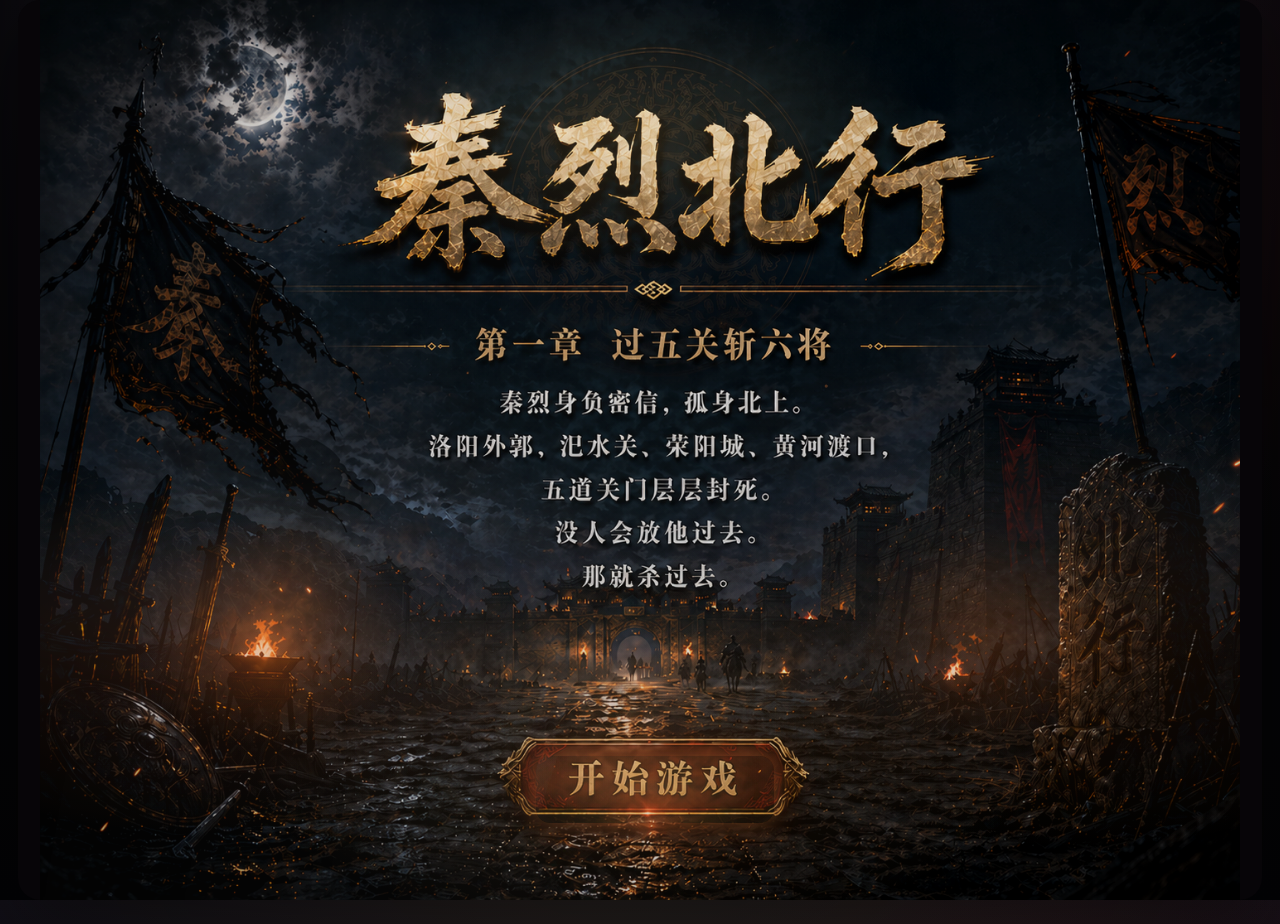
<file: index.html>
<!doctype html>
<html lang="zh-Hans">
  <head>
    <meta charset="UTF-8" />
    <meta name="viewport" content="width=device-width, initial-scale=1.0" />
    <title>第一章·过五关斩六将</title>
    <link rel="preload" as="image" href="./ui-home-main-bg.png" />
    <link rel="preconnect" href="https://fonts.googleapis.com">
    <link rel="preconnect" href="https://fonts.gstatic.com" crossorigin>
    <link href="https://fonts.googleapis.com/css2?family=Shippori+Mincho:wght@400;500;600;700;800&family=Zen+Antique+Soft&family=Noto+Serif+JP:wght@400;500;600;700;900&display=swap" rel="stylesheet">
    <link rel="stylesheet" href="./style.css?v=20260427-b1-mengtan-solo-title" />
  </head>
  <body>
    <div class="app">
      <section id="homeScreen" class="home-screen" aria-label="主菜单">
        <!-- 舞台与 4:3 封面同源，透明按钮热区随图片缩放对齐 -->
        <div class="home-screen__stage">
          <picture class="home-screen__loop-wrap">
            <img
              class="home-screen__loop"
              src="./ui-home-main-bg.png"
              alt=""
              width="1024"
              height="768"
              decoding="async"
              fetchpriority="high"
            />
          </picture>
          <div class="home-screen__fx" aria-hidden="true"></div>
          <div class="home-screen__depth" aria-hidden="true"></div>
          <div class="home-screen__content">
            <div class="home-screen__logo-fx" aria-hidden="true"></div>
            <div class="home-screen__actions">
              <span class="home-screen__start-fx" aria-hidden="true"></span>
              <button id="btnHomeStart" class="btn btn-offense home-screen__btn" type="button">开始游戏</button>
              <button id="btnSkillTest" class="btn btn-secondary home-screen__btn skill-test-entry" type="button" hidden>
                技能沙盒
              </button>
            </div>
          </div>
        </div>
        <div
          id="homeScreenLoadOverlay"
          class="home-screen-load-overlay"
          aria-live="polite"
          aria-busy="true"
        >
          <div class="home-screen-load-overlay__spinner" aria-hidden="true"></div>
          <p class="home-screen-load-overlay__text">载入中…</p>
        </div>
      </section>

      <header id="appTopbar" class="topbar" hidden>
        <div class="topbar-row topbar-row--main">
          <div class="title">
                <div class="kicker">秦烈北行</div>
            <div id="pageTitle" class="h1">第一章·过五关斩六将</div>
          </div>
          <div class="topbar-roadmap-merit">
            <nav id="chapterRoadmap" class="chapter-roadmap" aria-label="战斗进度"></nav>
            <div id="runMeritWidget" class="run-merit-widget" aria-live="polite">
              <span class="run-merit-kicker">军功簿</span>
              <span id="runMeritValue" class="run-merit-value">0</span>
              <div id="runMeritHint" class="run-merit-hint" aria-hidden="true"></div>
            </div>
          </div>
        </div>
      </header>

      <!-- 剧情/目标已取消：只保留战斗与成长 -->

      <!-- 标题栏下方的“推进/成长模块”已取消；成长按钮改放在战斗信息内 -->

      <main id="appMain" class="main" hidden>
        <section class="left-col" id="leftCol">
          <section class="panel panel--chronicle">
            <div class="panel-header panel-header--intro-hero-actions">
              <div class="panel-header-text">
                <div id="battleLogPanelTitle" class="panel-title">阵前纪事</div>
                <div id="battleLogPanelSubtitle" class="panel-subtitle">刀兵往来，瞬息可变</div>
              </div>
              <div class="intro-hero-actions">
                <button
                  id="btnIntroHeroLocate"
                  type="button"
                  class="btn btn-secondary intro-hero-locate"
                  title="重新打开游戏主页以拉取最新排行榜"
                  hidden
                >
                  刷新排行榜
                </button>
                <div id="introHeroLocateMsg" class="intro-hero-locate-msg" aria-live="polite"></div>
              </div>
            </div>
            <div id="battleLog" class="scrollbox" aria-live="polite"></div>
          </section>

          <section id="settlePanelSection" class="panel panel--left-arsenal mini-panel--arsenal">
            <div class="panel-header">
              <div class="panel-title">战法卷</div>
              <div class="panel-subtitle">已得战法</div>
            </div>
            <div id="warehouseCards" class="warehouse-cards warehouse-cards--only"></div>
          </section>
        </section>

        <section class="right-col">
          <section id="battleInfoPanel" class="panel battle-info-panel panel--battle-stage">
            <div
              id="meritGradeUpgradeBanner"
              class="merit-grade-upgrade-banner"
              hidden
              aria-hidden="true"
              role="status"
            ></div>
            <div class="panel-header panel-header--battle-stage">
              <div class="panel-title">阵前形势</div>
              <div class="panel-subtitle" id="turnInfo"></div>
            </div>

            <!-- 第一章通关后：胜利条置于标题下，其下为内嵌结算（替代原全屏战功浮层） -->
            <div id="chapterSettleStack" class="chapter-settle-stack" hidden aria-hidden="true">
              <div id="chapterSettleVictory" class="chapter-settle-victory">
                <div class="chapter-settle-victory-card">
                  <div class="win-accent-bar"></div>
                  <div class="win-kicker">VICTORY</div>
                  <div class="win-text">此战得胜</div>
                </div>
              </div>
              <div id="chapterSettleBody" class="chapter-settle-body">
                <!-- 战功评级 + 此战得分：单卡包裹 -->
                <div id="chapterSettleScoreRow" class="chapter-settle-merit-card">
                  <div id="chapterSettleMeritHero" class="chapter-settle-merit-hero" aria-label="战功评价结果"></div>
                  <div class="chapter-settle-merit-card__score-row">
                    <div class="chapter-settle-score-block">
                      <span class="chapter-settle-label">此战得分</span>
                      <div id="chapterSettleScoreHintWrap" class="chapter-settle-score-hint" hidden aria-live="polite">
                        <span id="chapterSettleScoreHintPrimary" class="chapter-settle-score-hint-primary"></span>
                        <span id="chapterSettleScoreHintBonus" class="chapter-settle-score-hint-bonus" hidden></span>
                      </div>
                    </div>
                    <span id="chapterSettleMeritFlyAnchor" class="chapter-settle-score-fly-anchor">
                      <strong id="chapterSettleScoreVal" class="chapter-settle-score-val">—</strong>
                    </span>
                  </div>
                </div>
                <!-- 武魂（武将名与列传气质） -->
                <div class="chapter-settle-hero chapter-settle-soul-layer" id="chapterSettleHeroBlock"></div>
                <div class="chapter-settle-actions">
                  <button type="button" id="btnChapterSettleReplay" class="btn btn-offense">再战一次</button>
                  <button type="button" id="btnChapterSettleRename" class="btn btn-secondary" title="修改在英雄榜上的昵称">
                    我想改名
                  </button>
                </div>
              </div>
            </div>

            <div id="resolutionLayer" class="resolution-layer" hidden aria-hidden="true">
              <div id="resolutionPrimary" class="resolution-primary">
                <div id="playerActionCapsule" class="resolution-capsule resolution-capsule--player"></div>
                <div id="enemyActionCapsule" class="resolution-capsule resolution-capsule--enemy"></div>
                <div id="resolutionBurst" class="resolution-burst" aria-hidden="true"></div>
                <div id="resolutionLabel" class="resolution-label"></div>
              </div>
              <div id="resolutionSecondary" class="resolution-secondary"></div>
            </div>
            <div id="battleMeritFxLayer" class="battle-merit-fx-layer" hidden aria-hidden="true">
              <div id="battleMeritJudgement" class="battle-merit-judgement"></div>
              <div id="battleMeritDelta" class="battle-merit-delta"></div>
              <div id="battleMeritBreakdown" class="battle-merit-breakdown" aria-hidden="true"></div>
              <div id="battleMeritCombo" class="battle-merit-combo"></div>
              <div id="battleMeritBurst" class="battle-merit-burst"></div>
            </div>

            <div id="introOverlay" class="intro-overlay" hidden>
              <div class="intro-overlay-inner">
                <div class="intro-title">试锋之说明</div>
                <div class="intro-body">
                  <p>此乃三国乱世中的文字战阵。敌将各有意图，你须在“快攻、重击、防御、盾反、调息”之间择机而动，破其架势，乘隙处决，方可夺胜。</p>
                  <div class="intro-sub">此战所求</div>
                  <p>通关第一章《边寨首功》。胜局既定之前，务求少失手、少费回合、多存气血，以夺更高军功，名列英雄榜。</p>
                  <div class="intro-lb-head">
                    <div class="intro-sub">天下英雄榜</div>
                    <div class="intro-lb-refresh">
                      <button
                        id="btnIntroLbRefresh"
                        type="button"
                        class="btn btn-secondary intro-lb-refresh__btn"
                        title="打开主页以更新排行榜"
                      >
                        刷新
                      </button>
                    </div>
                  </div>
                  <div id="introTop3" class="intro-top3" aria-label="英雄榜节选"></div>
                  <div id="introDareCopy" class="intro-dare">乱世功名，敢来争先否？</div>
                  <div id="introDareActions" class="intro-dare-actions">
                    <button id="btnIntroDare" class="btn btn-offense intro-dare-btn" type="button">我敢试锋</button>
                    <button id="btnIntroContinue" class="btn btn-secondary intro-dare-btn" type="button" hidden>仍以旧名出战</button>
                    <button id="btnIntroNew" class="btn btn-secondary intro-dare-btn" type="button" hidden>另立名号</button>
                  </div>
                </div>
              </div>
            </div>

            <div
              id="nameDialog"
              class="name-dialog-overlay"
              hidden
              role="dialog"
              aria-modal="true"
              aria-labelledby="nameDialogTitle"
            >
              <div class="name-dialog-card">
                <div class="name-dialog-card__texture" aria-hidden="true"></div>
                <button type="button" id="nameDialogClose" class="name-dialog-close" aria-label="关闭">
                  ×
                </button>
                <header class="name-dialog-head">
                  <div class="name-dialog-kicker">名籍</div>
                  <div id="nameDialogTitle" class="name-dialog-title">请留名号</div>
                  <p id="nameDialogSub" class="name-dialog-sub">敢问壮士尊号？</p>
                </header>
                <div class="name-dialog-field">
                  <input
                    id="nameDialogInput"
                    class="name-dialog-input"
                    type="text"
                    placeholder="汉字至多 6 字，字母至多 12 个"
                  />
                </div>
                <div class="name-dialog-actions">
                  <button id="nameDialogOk" class="btn btn-offense name-dialog-ok" type="button">定名</button>
                </div>
              </div>
            </div>

            <div id="growthOverlay" class="growth-overlay" hidden>
              <div class="growth-overlay-inner">
                <div class="growth-title" id="nodeTitle"></div>
                <div class="growth-sub" id="nodeSubtitle"></div>
                <div id="nodeNarrativeBody" class="growth-narrative-body" hidden></div>
                <div id="nodeOptions" class="node-options"></div>
              </div>
            </div>

            <div id="battleCombatMain" class="battle-combat-main">
              <div id="battleCombatStage" class="battle-combat-stage">
                <div class="battle-stage-backdrop" aria-hidden="true">
                  <div class="battle-stage-backdrop__scene"></div>
                  <div class="battle-stage-backdrop__ornaments"></div>
                  <div class="battle-stage-backdrop__vignette"></div>
                </div>
                <div class="battle-stage-vs-crest" aria-hidden="true">
                  <img src="./ui-stage-vs-crest.png" alt="" />
                </div>
                <div id="b1ForcedGuideLayer" class="b1-forced-guide-layer" hidden aria-hidden="true">
                  <div id="b1ForcedGuideBanner" class="b1-forced-guide-floating" role="status"></div>
                </div>
                <div id="b1ForcedGuideArrow" class="b1-forced-guide-arrow" hidden aria-hidden="true"></div>
            <div id="enemyRowWrap" class="enemy-row">
              <div id="enemyCardA" class="fighter-card enemy-card" role="button" tabindex="0" aria-label="选择目标：敌方单位">
                <div id="enemyRestFxOverlayA" class="rest-fx-overlay" aria-hidden="true"></div>
                <div id="enemyCardFxLayerA" class="card-fx-layer" aria-hidden="true"></div>
                <div id="enemyCardFxTokenA" class="card-fx-token" aria-hidden="true"></div>
                <div id="enemyAvatarFrameA" class="card-avatar-frame card-avatar-frame--enemy" aria-hidden="true"></div>
                <span id="enemyFieldBadgeA" class="enemy-field-badge"></span>
                <div class="enemy-card-body">
                  <div class="card-title" id="enemyAName"></div>
                  <div class="meters">
                    <div class="meter">
                      <div class="meter-label">HP</div>
                      <div id="eAHpBarWrap" class="meter-bar"><div id="eAHpBar" class="meter-fill"></div></div>
                      <div id="eAHpText" class="meter-text"></div>
                    </div>
                    <div class="meter">
                      <div class="meter-label">失衡</div>
                      <div id="eAStaggerBarWrap" class="meter-bar"><div id="eAStaggerBar" class="meter-fill stagger"></div></div>
                      <div id="eAStaggerText" class="meter-text"></div>
                    </div>
                  </div>
                  <div id="eAFlags" class="flags"></div>
                  <div id="intentAInCard" class="enemy-intent"></div>
                </div>
                <div id="enemyExecuteWrapA" class="enemy-execute-overlay" hidden>
                  <button id="actExecuteA" type="button" class="btn btn-danger btn-execute-on-card">失衡已满！上前处决！</button>
                </div>
              </div>

              <div id="enemyCardB" class="fighter-card enemy-card" role="button" tabindex="0" aria-label="选择目标：敌方单位">
                <div id="enemyRestFxOverlayB" class="rest-fx-overlay" aria-hidden="true"></div>
                <div id="enemyCardFxLayerB" class="card-fx-layer" aria-hidden="true"></div>
                <div id="enemyCardFxTokenB" class="card-fx-token" aria-hidden="true"></div>
                <div id="enemyAvatarFrameB" class="card-avatar-frame card-avatar-frame--enemy" aria-hidden="true"></div>
                <span id="enemyFieldBadgeB" class="enemy-field-badge"></span>
                <div class="enemy-card-body">
                  <div class="card-title" id="enemyBName"></div>
                  <div class="meters">
                    <div class="meter">
                      <div class="meter-label">HP</div>
                      <div id="eBHpBarWrap" class="meter-bar"><div id="eBHpBar" class="meter-fill"></div></div>
                      <div id="eBHpText" class="meter-text"></div>
                    </div>
                    <div class="meter">
                      <div class="meter-label">失衡</div>
                      <div id="eBStaggerBarWrap" class="meter-bar"><div id="eBStaggerBar" class="meter-fill stagger"></div></div>
                      <div id="eBStaggerText" class="meter-text"></div>
                    </div>
                  </div>
                  <div id="eBFlags" class="flags"></div>
                  <div id="intentBInCard" class="enemy-intent"></div>
                </div>
                <div id="enemyExecuteWrapB" class="enemy-execute-overlay" hidden>
                  <button id="actExecuteB" type="button" class="btn btn-danger btn-execute-on-card">失衡已满！上前处决！</button>
                </div>
                <div id="enemyWaitingOverlayB" class="enemy-waiting-overlay" aria-hidden="true">
                  <span class="enemy-waiting-overlay__label">未上场</span>
                </div>
              </div>

              <div id="enemyCardC" class="fighter-card enemy-card" hidden role="button" tabindex="0" aria-label="选择目标：敌方单位">
                <div id="enemyRestFxOverlayC" class="rest-fx-overlay" aria-hidden="true"></div>
                <div id="enemyCardFxLayerC" class="card-fx-layer" aria-hidden="true"></div>
                <div id="enemyCardFxTokenC" class="card-fx-token" aria-hidden="true"></div>
                <div id="enemyAvatarFrameC" class="card-avatar-frame card-avatar-frame--enemy" aria-hidden="true"></div>
                <span id="enemyFieldBadgeC" class="enemy-field-badge"></span>
                <div class="enemy-card-body">
                  <div class="card-title" id="enemyCName"></div>
                  <div class="meters">
                    <div class="meter">
                      <div class="meter-label">HP</div>
                      <div id="eCHpBarWrap" class="meter-bar"><div id="eCHpBar" class="meter-fill"></div></div>
                      <div id="eCHpText" class="meter-text"></div>
                    </div>
                    <div class="meter">
                      <div class="meter-label">失衡</div>
                      <div id="eCStaggerBarWrap" class="meter-bar"><div id="eCStaggerBar" class="meter-fill stagger"></div></div>
                      <div id="eCStaggerText" class="meter-text"></div>
                    </div>
                  </div>
                  <div id="eCFlags" class="flags"></div>
                  <div id="intentCInCard" class="enemy-intent"></div>
                </div>
                <div id="enemyExecuteWrapC" class="enemy-execute-overlay" hidden>
                  <button id="actExecuteC" type="button" class="btn btn-danger btn-execute-on-card">失衡已满！上前处决！</button>
                </div>
              </div>
            </div>

            <div id="dividerAfterEnemies" class="battle-vs-divider" role="separator" aria-label="对阵">
              <span class="battle-vs-divider__line battle-vs-divider__line--enemy" aria-hidden="true"></span>
              <span id="battleMeritFlyAnchor" class="battle-vs-divider__fly-anchor">
                <span id="battleVsTurnLabel" class="battle-vs-divider__vs">VS</span>
                <span id="endingMeritFlyAnchor" class="battle-vs-divider__turn-limit-wrap" hidden>
                  <span class="battle-vs-divider__turn-limit-label">本战</span>
                  <span id="endingMeritBattleTurn" class="battle-vs-divider__turn-limit" aria-live="polite">—</span>
                </span>
              </span>
              <span class="battle-vs-divider__line battle-vs-divider__line--player" aria-hidden="true"></span>
            </div>
            <div class="action-desc" id="actionDesc">—</div>

            <div id="playerRowWrap" class="player-row">
              <div id="playerCard" class="fighter-card">
                <div id="restFxOverlay" class="rest-fx-overlay" aria-hidden="true"></div>
                <div id="playerCardFxLayer" class="card-fx-layer" aria-hidden="true"></div>
                <div id="playerCardFxToken" class="card-fx-token" aria-hidden="true"></div>
                <div id="playerAvatarFrame" class="card-avatar-frame card-avatar-frame--player" aria-hidden="true"></div>
                <div id="playerBrokenBanner" class="player-status-banner" hidden>破绽</div>
                <div id="playerDeadBanner" class="player-status-banner player-status-banner--dead" hidden></div>
                <div id="playerMeritTurnWarn" class="player-merit-turn-warn" hidden aria-live="polite"></div>
                <div class="player-card-head">
                  <div class="player-card-id">
                    <span id="playerName" class="player-name"></span><span id="playerLevel" class="fighter-level"></span>
                  </div>
                </div>
                <div class="meters">
                  <div class="meter">
                    <div class="meter-label">HP</div>
                    <div id="pHpBarWrap" class="meter-bar"><div id="pHpBar" class="meter-fill"></div></div>
                    <div id="pHpText" class="meter-text"></div>
                  </div>
                  <div class="meter">
                    <div class="meter-label">失衡</div>
                    <div id="pStaggerBarWrap" class="meter-bar"><div id="pStaggerBar" class="meter-fill stagger"></div></div>
                    <div id="pStaggerText" class="meter-text"></div>
                  </div>
                </div>
                <div id="pFlags" class="flags"></div>
                <div id="playerCardFlavor" class="player-card-flavor">—</div>
              </div>
              <section id="skillIconsPanel" class="mini-panel mini-panel--commands skill-icons-panel" aria-label="招式">
                <div class="mini-title">招式</div>
                <div class="skill-icons">
                  <div class="skill-icons-row">
                    <button id="actAttack" class="skill-icon skill-icon--attack btn btn-quick" type="button">快攻</button>
                    <button id="actHeavy" class="skill-icon skill-icon--heavy btn btn-heavy" type="button">重击</button>
                  </div>
                  <div class="skill-icons-row">
                    <button id="actDefend" class="skill-icon skill-icon--defend btn btn-defend" type="button">防御</button>
                    <button id="actBlock" class="skill-icon skill-icon--block btn btn-block" type="button">盾反</button>
                    <button id="actRest" class="skill-icon skill-icon--rest btn btn-rest" type="button">调息</button>
                  </div>
                </div>
              </section>
            </div>

            <div id="growthContinueBar" class="growth-continue-bar" hidden>
              <button id="btnGrowthNextBattle" type="button" class="btn btn-offense growth-next-battle-btn">进入下一场战斗</button>
            </div>

            <div id="preFightStartWrap" class="pre-fight-start" hidden>
              <button id="btnStartBattle" class="btn btn-offense pre-fight-start-btn" type="button">开阵</button>
              <button id="btnRetryBattle" class="btn btn-danger pre-fight-start-btn" type="button" hidden>再战此阵</button>
              <button id="btnLoseBackToMain" class="btn btn-secondary pre-fight-start-btn" type="button" hidden>结算回营</button>
            </div>

            <div id="actionsWrap" class="actions">
              <div class="action-cell">
                <button id="actAttackOld" class="btn btn-quick" type="button">快攻</button>
                <div id="actHintAttack" class="action-effect" aria-hidden="true"></div>
              </div>
              <div class="action-cell">
                <button id="actHeavyOld" class="btn btn-heavy" type="button">重击</button>
                <div id="actHintHeavy" class="action-effect" aria-hidden="true"></div>
              </div>
              <div class="action-cell">
                <button id="actDefendOld" class="btn btn-defend" type="button">防御</button>
                <div id="actHintDefend" class="action-effect" aria-hidden="true"></div>
              </div>
              <div class="action-cell">
                <button id="actBlockOld" class="btn btn-block" type="button">盾反</button>
                <div id="actHintBlock" class="action-effect" aria-hidden="true"></div>
              </div>
              <div class="action-cell">
                <button id="actRestOld" class="btn btn-rest" type="button">调息</button>
                <div id="actHintRest" class="action-effect" aria-hidden="true"></div>
              </div>
            </div>

            <div id="battleWinInline" class="battle-win-inline" hidden aria-hidden="true">
              <div class="battle-win-inline-shell">
                <div id="battleWinInlineVictory" class="battle-win-inline-victory" hidden>
                  <div class="win-card battle-win-inline-card">
                    <div class="win-accent-bar"></div>
                    <div class="win-kicker">VICTORY</div>
                    <div class="win-text">此战得胜</div>
                    <div class="win-divider"></div>
                    <button id="btnWinContinue" class="btn win-claim" type="button">领赏</button>
                    <button id="btnWinClaim" class="btn win-claim" type="button" hidden>录入英雄榜</button>
                  </div>
                </div>
                <div id="winRewardSixPick" class="win-reward-six-pick" hidden aria-live="polite"></div>
                <div id="winGrowthEmbed" class="win-growth-embed battle-win-inline-growth" hidden>
                  <div class="win-growth-title" id="winGrowthTitle"></div>
                  <div class="win-growth-sub" id="winGrowthSubtitle"></div>
                  <div id="winGrowthOptions" class="win-growth-options node-options"></div>
                </div>
                <div id="battleWinInlineAdvance" class="battle-win-inline-advance" hidden>
                  <button
                    id="btnWinGrowthNextBattle"
                    type="button"
                    class="btn btn-offense battle-win-inline-advance-btn"
                    disabled
                  >
                    奔赴下一阵
                  </button>
                  <div id="winGrowthNextSubtitle" class="battle-win-inline-advance-sub" aria-live="polite"></div>
                </div>
              </div>
            </div>
              </div>

            <div id="dividerBeforeBelowActions" class="panel-divider"></div>
            <div id="belowActionsWrap" class="below-actions">
              <section class="mini-panel mini-panel--war-report panel--war-report">
                <div class="mini-title mini-title--war-report">
                  <div id="settleLogPanelTitle" class="panel-title">战后军报</div>
                  <div id="settleLogPanelSubtitle" class="panel-subtitle">功过赏罚</div>
                </div>
                <div id="settleLog" class="scrollbox mini settle-log-panel"></div>
              </section>
              <section id="tipsPanel" class="mini-panel mini-panel--tips">
                <div class="mini-title mini-title--tips-head">
                  <span>军前提要</span>
                  <label class="beginner-mode-toggle">
                    <input type="checkbox" id="beginnerModeToggle" checked />
                    <span>初学指引</span>
                  </label>
                </div>
                <div id="tips" class="scrollbox mini"></div>
              </section>
            </div>
            </div>
          </section>
        </section>
      </main>

      <!-- 固定在全屏最上层，勿放在 #battleInfoPanel 内，否则会参与 flex 子项布局、易与 backdrop-filter 叠层干扰战斗区 -->
      <div
        id="bossExecPlayerDramaOverlay"
        class="boss-exec-player-drama-overlay"
        hidden
        aria-hidden="true"
        aria-label="头目处决预告"
      >
        <div class="boss-exec-player-drama-inner">
          <p class="boss-exec-player-drama-line boss-exec-player-drama-line--1" id="bossExecPlayerDramaLine1"></p>
          <p class="boss-exec-player-drama-line boss-exec-player-drama-line--2" id="bossExecPlayerDramaLine2"></p>
        </div>
      </div>
    </div>

    <!-- 第一章通关黑幕终章（盖过顶栏与主界面） -->
    <div
      id="chapterEndEpilogue"
      class="chapter-end-epilogue"
      hidden
      aria-hidden="true"
      aria-label="第一章结尾"
    >
      <div class="chapter-end-epilogue__inner">
        <h2 id="chapterEndEpilogueTitle" class="chapter-end-epilogue__title">第一章完</h2>
        <div class="chapter-end-epilogue__lines" aria-live="polite">
          <p class="chapter-end-epilogue__line" data-line="1">五关已过，六将皆斩。</p>
          <p class="chapter-end-epilogue__line" data-line="2">秦烈踏过古道，身后血色渐沉。</p>
          <p class="chapter-end-epilogue__line" data-line="3">信还在。</p>
          <p class="chapter-end-epilogue__line chapter-end-epilogue__line--final" data-line="5">路，还没有走完。</p>
        </div>
        <div id="chapterEndEpilogueActions" class="chapter-end-epilogue__actions" hidden>
          <button type="button" id="btnChapterEndReplayMenu" class="btn btn-offense">再玩一次</button>
          <button type="button" id="btnChapterEndNextChapter" class="btn btn-secondary">进入第二章</button>
        </div>
      </div>
    </div>

    <!-- 本地开发：localhost / file / 127.0.0.1 下由脚本显示入口 -->
    <div
      id="skillTestOverlay"
      class="skill-test-overlay"
      hidden
      aria-hidden="true"
      aria-label="技能沙盒"
    >
      <div class="skill-test-panel">
        <div class="skill-test-panel-inner">
          <div class="skill-test-panel-main">
        <h2 class="skill-test-title">技能沙盒（本地测试）</h2>
        <p class="skill-test-hint">
          不计入战功榜进度。每次打开本面板会<strong>清空技法勾选</strong>（避免上一场残留在战法卷里）；属性勾选会保留。若只测四张属性，请勿勾选技法。
          点击列表中某张<strong>技法或属性</strong>名称可预览卡面图。当前发行配置已关闭沙盒；本地开发时可在 <code>main.js</code> 将 <code>SKILL_SANDBOX_ENABLED</code> 设为 <code>true</code>，或用 <code>?skilltest=1</code>（仅在该开关开启时有效）。
        </p>
        <div class="skill-test-field">
          <label class="skill-test-label" for="skillTestPreset">敌方预设</label>
          <select id="skillTestPreset" class="skill-test-select">
            <option value="dummy1">单敌·高防木桩</option>
            <option value="dummy2">双敌·木桩</option>
            <option value="b1seq">双将截关（先后上场，同 B1）</option>
            <option value="b3">荥阳（王植 + 纵火兵）</option>
          </select>
        </div>
        <div class="skill-test-field">
          <div class="skill-test-label">技法（可多选）</div>
          <div id="skillTestTechGrid" class="skill-test-grid"></div>
        </div>
        <div class="skill-test-field">
          <div class="skill-test-label">属性卡（可多选）</div>
          <div id="skillTestAttrGrid" class="skill-test-grid"></div>
        </div>
        <div class="skill-test-actions">
          <button type="button" id="btnSkillTestStart" class="btn btn-offense">开始测试战斗</button>
          <button type="button" id="btnSkillTestClose" class="btn btn-secondary">关闭</button>
        </div>
          </div>
          <aside
            id="skillTestCardPreview"
            class="skill-test-card-preview"
            hidden
            aria-label="卡面预览"
          >
            <div class="skill-test-card-preview-kicker">卡面预览</div>
            <div class="skill-test-card-preview-frame">
              <img id="skillTestCardPreviewImg" class="skill-test-card-preview-img" alt="" decoding="async" hidden />
            </div>
            <div id="skillTestCardPreviewCaption" class="skill-test-card-preview-caption"></div>
          </aside>
        </div>
      </div>
    </div>

    <script src="./supabase-config.js"></script>
    <script src="./leaderboard-online.js"></script>
    <script src="./general_soul_lookup.js"></script>
    <script src="./general_soul_comment.js"></script>
    <script src="./general_soul_lore_105.js"></script>
    <script src="./general_soul_scoring.js"></script>
    <script src="./skill_cards_config.js?v=20260427-t17-defend-only"></script>
    <script src="./main.js?v=20260427-btn-plusn-trim"></script>
  </body>
</html>
</file>
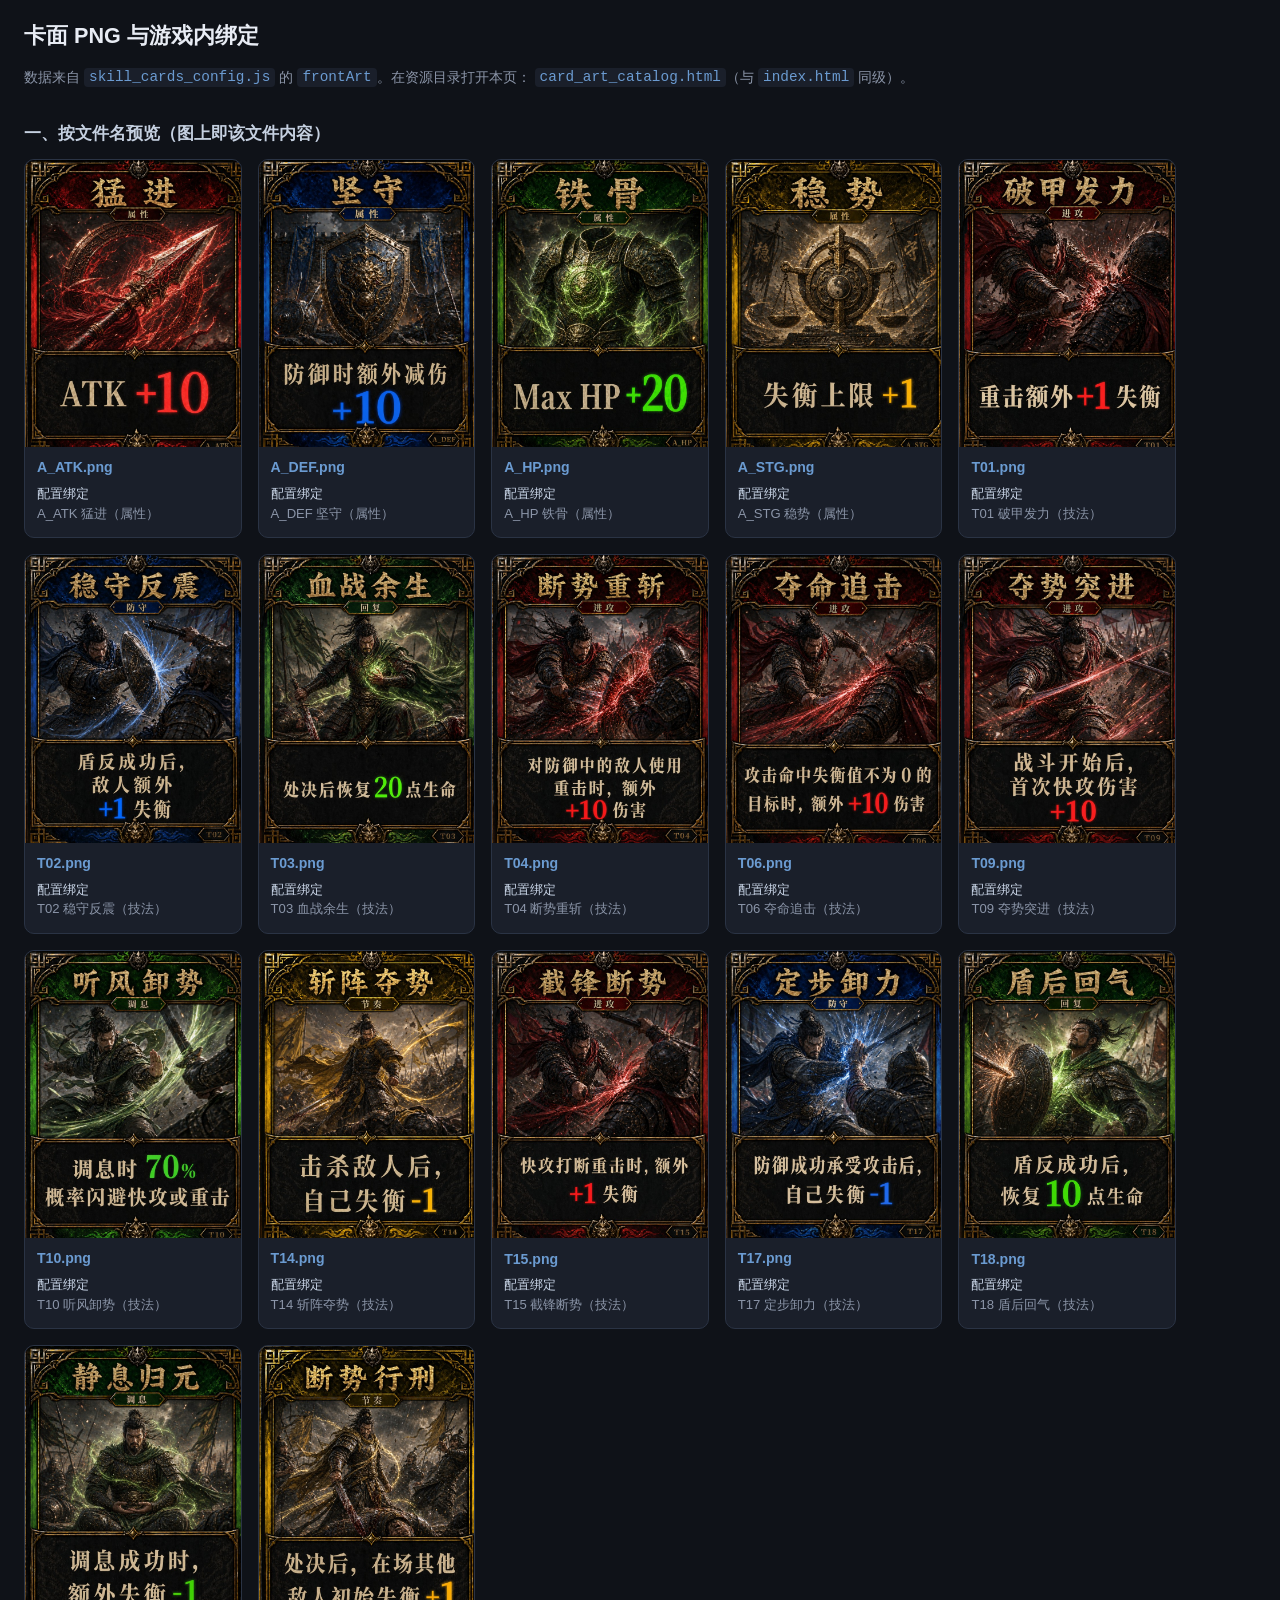
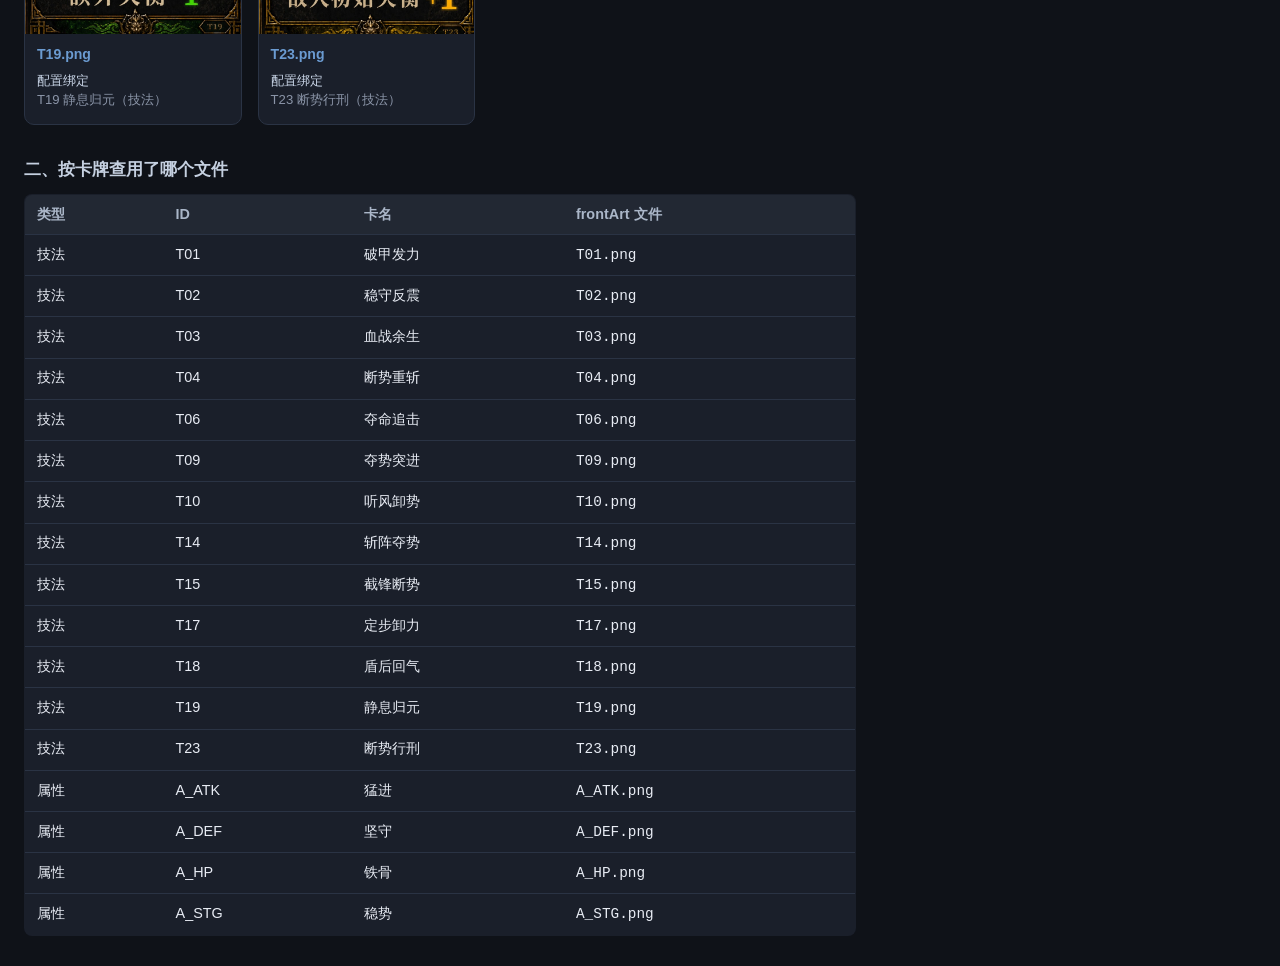
<file: card_art_catalog.html>
<!DOCTYPE html>
<html lang="zh-CN">
<head>
  <meta charset="UTF-8" />
  <meta name="viewport" content="width=device-width, initial-scale=1" />
  <title>卡面资源对照 · 可预览</title>
  <style>
    :root {
      --bg: #0f1218;
      --card: #1a1f2a;
      --border: #2a3344;
      --text: #e8ecf4;
      --muted: #8b95a8;
      --accent: #6b9bd1;
    }
    * { box-sizing: border-box; }
    body {
      margin: 0;
      font-family: "Segoe UI", "PingFang SC", "Microsoft YaHei", sans-serif;
      background: var(--bg);
      color: var(--text);
      line-height: 1.5;
      padding: 1.25rem 1.5rem 3rem;
    }
    h1 { font-size: 1.35rem; font-weight: 600; margin: 0 0 0.35rem; }
    .sub {
      color: var(--muted);
      font-size: 0.9rem;
      margin-bottom: 1.5rem;
    }
    .sub code { color: var(--accent); background: var(--card); padding: 0.1em 0.35em; border-radius: 4px; }
    h2 { font-size: 1.05rem; margin: 2rem 0 0.75rem; color: #c5d0e0; }
    table {
      width: 100%;
      max-width: 52rem;
      border-collapse: collapse;
      font-size: 0.9rem;
      background: var(--card);
      border-radius: 8px;
      overflow: hidden;
      border: 1px solid var(--border);
    }
    th, td { text-align: left; padding: 0.55rem 0.75rem; border-bottom: 1px solid var(--border); vertical-align: top; }
    th { background: #222833; color: #aab6c8; font-weight: 600; }
    tr:last-child td { border-bottom: none; }
    .grid {
      display: grid;
      grid-template-columns: repeat(auto-fill, minmax(200px, 1fr));
      gap: 1rem;
      max-width: 72rem;
    }
    .tile {
      background: var(--card);
      border: 1px solid var(--border);
      border-radius: 10px;
      overflow: hidden;
      display: flex;
      flex-direction: column;
    }
    .tile img {
      width: 100%;
      aspect-ratio: 3 / 4;
      object-fit: cover;
      display: block;
      background: #0a0c10;
    }
    .tile .meta { padding: 0.65rem 0.75rem 0.85rem; }
    .tile .file { font-weight: 600; color: var(--accent); font-size: 0.88rem; word-break: break-all; }
    .tile .bind { font-size: 0.82rem; color: var(--muted); margin-top: 0.35rem; }
    .tile .bind strong { color: #c8d4e6; font-weight: 500; }
    .warn { color: #e0b060; font-size: 0.8rem; margin-top: 0.5rem; }
  </style>
</head>
<body>
  <h1>卡面 PNG 与游戏内绑定</h1>
  <p class="sub">
    数据来自 <code>skill_cards_config.js</code> 的 <code>frontArt</code>。在资源目录打开本页：
    <code>card_art_catalog.html</code>（与 <code>index.html</code> 同级）。
  </p>

  <h2>一、按文件名预览（图上即该文件内容）</h2>
  <div class="grid" id="by-file"></div>

  <h2>二、按卡牌查用了哪个文件</h2>
  <table id="by-card">
    <thead><tr><th>类型</th><th>ID</th><th>卡名</th><th>frontArt 文件</th></tr></thead>
    <tbody></tbody>
  </table>

  <script src="./skill_cards_config.js"></script>
  <script>
    (function () {
      const ns = function (n) { return n; };
      const skills = globalThis.SkillCardsConfig.buildSkillCards(ns);
      const attrs = globalThis.SkillCardsConfig.ATTR_CARDS;

      const FRONT_FILES = [
        "A_ATK.png", "A_DEF.png", "A_HP.png", "A_STG.png",
        "T01.png", "T02.png", "T03.png", "T04.png", "T06.png", "T09.png", "T10.png",
        "T14.png", "T15.png", "T17.png", "T18.png", "T19.png", "T23.png",
      ].sort(function (a, b) {
        var ga = a[0] === "A" ? 0 : 1;
        var gb = b[0] === "A" ? 0 : 1;
        if (ga !== gb) return ga - gb;
        return a.localeCompare(b, undefined, { numeric: true });
      });

      function normPath(p) {
        return String(p || "").replace(/^\.\//, "");
      }

      var byFile = new Map();
      function note(file, line) {
        var key = normPath(file);
        if (!key) return;
        if (!byFile.has(key)) byFile.set(key, []);
        byFile.get(key).push(line);
      }

      skills.forEach(function (c) {
        note(c.frontArt, c.id + " " + c.title + "（技法）");
      });
      attrs.forEach(function (c) {
        note(c.frontArt, c.id + " " + c.title + "（属性）");
      });

      var grid = document.getElementById("by-file");
      FRONT_FILES.forEach(function (png) {
        var rel = "cards/front/" + png;
        var uses = byFile.get(rel) || [];
        var tile = document.createElement("div");
        tile.className = "tile";
        var img = document.createElement("img");
        img.src = rel;
        img.alt = png;
        img.loading = "lazy";
        var meta = document.createElement("div");
        meta.className = "meta";
        var fileEl = document.createElement("div");
        fileEl.className = "file";
        fileEl.textContent = png;
        var bind = document.createElement("div");
        bind.className = "bind";
        if (uses.length) {
          bind.innerHTML = "<strong>配置绑定</strong><br/>" + uses.join("<br/>");
        } else {
          bind.innerHTML = "<strong>配置绑定</strong><br/>（未引用）";
        }
        if (/^A_/.test(png) && uses.some(function (u) { return u.indexOf("技法") !== -1; })) {
          var w = document.createElement("div");
          w.className = "warn";
          w.textContent = "提示：A_ 文件名本义是属性，当前也被技法卡用作立绘。";
          meta.appendChild(w);
        }
        if (/^T\d/.test(png) && uses.some(function (u) { return u.indexOf("属性") !== -1; })) {
          var w2 = document.createElement("div");
          w2.className = "warn";
          w2.textContent = "提示：T 文件名本义是技法，当前也被属性卡用作立绘。";
          meta.appendChild(w2);
        }
        meta.insertBefore(bind, meta.firstChild);
        meta.insertBefore(fileEl, bind);
        tile.appendChild(img);
        tile.appendChild(meta);
        grid.appendChild(tile);
      });

      var tbody = document.querySelector("#by-card tbody");
      function row(type, id, title, art) {
        var tr = document.createElement("tr");
        var base = normPath(art).replace(/^cards\/front\//, "");
        tr.innerHTML =
          "<td>" + type + "</td><td>" + id + "</td><td>" + title + "</td><td><code>" + base + "</code></td>";
        tbody.appendChild(tr);
      }
      skills.forEach(function (c) {
        row("技法", c.id, c.title, c.frontArt);
      });
      attrs.forEach(function (c) {
        row("属性", c.id, c.title, c.frontArt);
      });
    })();
  </script>
</body>
</html>
</file>
<file: style.css>
:root{
  --bg:#0d0a12;
  --panel:#16121e;
  --panel2:#110d1a;
  --text:#e8dcc8;
  --muted:#9a8e7a;
  --line:#2d2340;
  --accent:#c9a96e;
  --accent2:#c41e3a;
  --danger:#b91c1c;
  --warn:#d4920a;
  --shadow: 0 10px 30px rgba(0,0,0,.45);
  --radius:10px;
  --mono: "Noto Serif JP", "Shippori Mincho", ui-monospace, SFMono-Regular, Menlo, Monaco, Consolas, "Liberation Mono", "Courier New", monospace;
  --sans: "Shippori Mincho", "Noto Serif JP", "Zen Antique Soft", serif;
  /* 全站按钮：与主菜单行动键同源宋体，战斗/叙事/弹窗共用 */
  --ui-btn-font: "Noto Serif SC", "Source Han Serif SC", "Songti SC", "Shippori Mincho", "Noto Serif JP", serif;
  /* 战斗信息面板：战前/战中统一最小高度，避免隐藏卡片区后整体被压扁 */
  --battle-info-panel-min-h: 820px;
  --battle-enemy-slot-h: 296px;
  /* 技能按键悬浮说明：高于战斗区内卡片/提示等；全屏蒙层再高于说明 */
  --z-skill-tooltip: 50000;
  --z-modal-overlay: 60000;
  /* 顶部累计战功悬浮框：全局最高，避免被任意面板遮挡 */
  --z-run-merit-hint: 120000;
  /* 战功评级 7 档：统一动效基准（由 .grade-* 覆盖强弱） */
  --grade-text-shadow: 0 1px 2px rgba(0, 0, 0, 0.45);
  --grade-border-width: 2px;
  --grade-glow-size: 18px;
  --grade-particle-opacity: 0.18;
  --grade-sheen-speed: 3.6s;
  --grade-breathe-speed: 2.8s;
  --grade-burst-scale: 1.06;
  --grade-icon-opacity: 0.16;
}

*{box-sizing:border-box}
html,body{height:100%}
body{
  margin:0;
  font-family:var(--sans);
  background: radial-gradient(1200px 700px at 20% 10%, rgba(201,169,110,.12), transparent 60%),
              radial-gradient(900px 700px at 90% 30%, rgba(196,30,58,.08), transparent 55%),
              var(--bg);
  color:var(--text);
}
/* 全局滚动条：与页面背景同色系，不做高对比跳色 */
html{
  scrollbar-width: thin;
  scrollbar-color: rgba(45,35,64,.78) rgba(13,10,18,.92);
}
*::-webkit-scrollbar{
  width: 10px;
  height: 10px;
}
*::-webkit-scrollbar-track{
  background: rgba(13,10,18,.92);
  border: 1px solid rgba(30,22,45,.6);
  border-radius: 999px;
}
*::-webkit-scrollbar-thumb{
  background: linear-gradient(180deg, rgba(45,35,64,.92), rgba(30,22,48,.9));
  border: 1px solid rgba(80,60,100,.42);
  border-radius: 999px;
}
*::-webkit-scrollbar-thumb:hover{
  background: linear-gradient(180deg, rgba(55,42,78,.94), rgba(40,30,58,.92));
}
*::-webkit-scrollbar-corner{
  background: rgba(13,10,18,.92);
}

.app{
  max-width:1200px;
  margin:0 auto;
  padding:18px;
}

.topbar{
  display:flex;
  flex-direction:column;
  align-items:stretch;
  gap:10px;
  padding:14px 16px 12px;
  background: linear-gradient(180deg, rgba(22,18,30,.92), rgba(17,13,26,.86));
  border:1px solid rgba(232,220,200,.06);
  border-radius: var(--radius);
  box-shadow: var(--shadow);
}
.topbar-row{
  display:flex;
  align-items:center;
  justify-content:space-between;
  gap:16px;
}
.topbar-row--main{
  width:100%;
  display: grid;
  grid-template-columns: auto 1fr;
  column-gap: 16px;
  align-items:flex-start;
}
.title{
  flex:0 0 auto;
  max-width:42%;
  min-width: 280px;
}
/* 标题右侧：进度线 + 累计战功 */
.topbar-roadmap-merit{
  min-width: 0;
  position: relative;
  min-height: 74px;
  padding-right: 156px;
  display:block;
}
.topbar-roadmap-merit .chapter-roadmap{
  width: min(760px, 100%);
  max-width: 100%;
  overflow-x:auto;
  overflow-y:hidden;
  -webkit-overflow-scrolling:touch;
  padding:10px 0 6px;
  margin: 0 auto;
  transform: translateX(120px);
  scrollbar-width: thin;
}
/* 序章全屏：与 JS hidden 双保险；收掉军功簿占位，路线图居中 */
body.app-prologue-open .run-merit-widget{
  display: none !important;
  visibility: hidden;
  pointer-events: none;
}
body.app-prologue-open .topbar-roadmap-merit{
  padding-right: 0;
}
body.app-prologue-open .topbar-roadmap-merit .chapter-roadmap{
  transform: none;
}
.run-merit-widget{
  flex:0 0 auto;
  position: absolute;
  top: 2px;
  right: 0;
  display:flex;
  flex-direction:row;
  align-items:baseline;
  justify-content:flex-end;
  gap:10px;
  padding:2px 0 0;
  min-width:140px;
  transform: translateX(-10px);
  z-index: calc(var(--z-run-merit-hint) - 1);
}
.run-merit-kicker{
  font-size:12px;
  font-weight:1000;
  letter-spacing:.12em;
  color: #e8c97a;
  text-shadow: 0 0 16px rgba(196,30,58,.22);
  white-space:nowrap;
}
.run-merit-value{
  font-family:var(--mono);
  font-size:56px;
  font-weight:1000;
  line-height:1;
  color: #f0d060;
  text-shadow: 0 0 18px rgba(234,179,8,.35);
  font-variant-numeric: tabular-nums;
  transition: transform .15s ease, color .15s ease;
}
.run-merit-widget--tick{
  animation: run-merit-widget-tick 0.45s ease-out 1;
}
.run-merit-widget--death-penalty-flash{
  overflow: visible;
}
.run-merit-widget--death-penalty-flash::after{
  content: attr(data-penalty-delta);
  position: absolute;
  right: -4px;
  top: -8px;
  font-size: 22px;
  font-weight: 1000;
  font-family: var(--mono);
  font-variant-numeric: tabular-nums;
  color: #f0c4b0;
  text-shadow: 0 0 14px rgba(210,80,80,.45);
  white-space: nowrap;
  pointer-events: none;
  animation: run-merit-penalty-delta-pop 0.4s ease-out 1;
}
@keyframes run-merit-penalty-delta-pop{
  0%{ opacity: 0; transform: translateY(6px) scale(0.92); }
  45%{ opacity: 1; transform: translateY(0) scale(1.06); }
  100%{ opacity: 1; transform: translateY(-3px) scale(1); }
}
@keyframes run-merit-widget-tick{
  0%{ transform: translateX(-10px) scale(1); filter: brightness(1); }
  35%{ transform: translateX(-10px) scale(1.05); filter: brightness(1.12); }
  100%{ transform: translateX(-10px) scale(1); filter: brightness(1); }
}

.run-merit-hint{
  position: absolute;
  right: -6px;
  top: calc(100% + 10px);
  width: min(520px, 62vw);
  max-width: 520px;
  padding: 12px 12px 10px 12px;
  border-radius: 12px;
  border: 1px solid rgba(232,220,200,.10);
  background: linear-gradient(180deg, rgba(17,13,26,.98), rgba(8,5,15,.96));
  box-shadow: 0 18px 50px rgba(0,0,0,.55);
  z-index: var(--z-run-merit-hint);
  opacity: 0;
  transform: translateY(-6px);
  pointer-events: none;
  transition: opacity .14s ease, transform .14s ease;
  text-align: left;
}
.run-merit-widget:hover .run-merit-hint{
  opacity: 1;
  transform: translateY(0);
}
.run-merit-hint .rm-head{
  font-size: 11px;
  letter-spacing: .10em;
  text-transform: uppercase;
  color: rgba(253,230,138,.95);
  font-weight: 900;
  margin-bottom: 6px;
}
.run-merit-hint .rm-head--sp{ margin-top: 10px; }
.run-merit-hint .rm-muted{
  font-size: 12px;
  color: rgba(232,220,200,.78);
  line-height: 1.45;
  margin-bottom: 4px;
}
.run-merit-hint .rm-line{
  display:flex;
  gap:8px;
  margin: 3px 0;
  font-size: 12px;
  line-height: 1.4;
  color: rgba(232,220,200,.92);
}
.run-merit-hint .rm-k{ color: rgba(212,190,138,.90); font-weight: 900; white-space: nowrap; }
.run-merit-hint .rm-v{ color: rgba(232,220,200,.90); }
.run-merit-hint .rm-sum{
  margin-top: 8px;
  font-size: 12px;
  color: rgba(232,220,200,.92);
}
.run-merit-hint .rm-sum--small{ color: rgba(145,148,155,.95); margin-top: 4px; }

/* 旧版战后军报分栏样式：保留供存档/实验页复用，当前战斗界面已改为单独军报面板 */
.panel--settle-split .settle-split{
  display: grid;
  grid-template-rows: 1fr 2fr;
  flex: 1 1 0;
  height: 100%;
  min-height: 0;
}
.panel--settle-split .scrollbox{
  max-height: none;
}
.panel--settle-split .settle-log-half{
  height: 100%;
}
.panel--settle-split .settle-rank-half .scrollbox.settle-rank-list{
  flex: 1 1 0;
  min-height: 0;
  height: auto;
}
.settle-log-half{
  border-bottom: 1px solid rgba(232,220,200,.06);
}
.settle-rank-half{
  display:flex;
  flex-direction:column;
  min-height:0;
}
.settle-rank-head{
  padding: 10px 16px 6px 16px;
  border-bottom: 1px solid rgba(232,220,200,.06);
  background: rgba(0,0,0,.10);
}
.settle-rank-title{
  font-weight: 900;
  letter-spacing: .06em;
}
.settle-rank-top3{
  flex-shrink: 0;
  padding: 6px 0 8px;
  border-bottom: 1px solid rgba(232,220,200,.06);
  background: rgba(0,0,0,.04);
}
.rank-row--live-preview{
  position: relative;
  border: 1px dashed rgba(250,204,21,.5) !important;
  background: linear-gradient(90deg, rgba(234,179,8,.16), rgba(35,28,48,.4)) !important;
  box-shadow: inset 0 0 0 1px rgba(250,204,21,.1), 0 0 20px rgba(234,179,8,.08);
}
.rank-row--live-preview.rank-row--grade-tier-up{
  animation: meritLbGradeTierUp 1.15s ease-out 1;
}
@keyframes meritLbGradeTierUp{
  0%{
    box-shadow: inset 0 0 0 1px rgba(250,204,21,.15), 0 0 0 rgba(253,224,71,0);
    filter: brightness(1);
  }
  35%{
    box-shadow: inset 0 0 0 2px rgba(254,249,195,.55), 0 0 28px rgba(250,204,21,.45);
    filter: brightness(1.12);
  }
  100%{
    box-shadow: inset 0 0 0 1px rgba(250,204,21,.1), 0 0 20px rgba(234,179,8,.08);
    filter: brightness(1);
  }
}

.merit-grade-upgrade-banner{
  position: sticky;
  top: 0;
  z-index: 60;
  margin: 0 0 8px;
  padding: 10px 14px;
  text-align: center;
  font-weight: 900;
  font-size: 15px;
  letter-spacing: 0.14em;
  color: #d8dce8;
  text-shadow: 0 0 20px rgba(142, 219, 255, 0.48);
  background: linear-gradient(90deg, transparent, rgba(142, 219, 255, 0.2), transparent);
  border-bottom: 1px solid rgba(190, 235, 255, 0.42);
  transform: translateY(-8px);
  opacity: 0;
  pointer-events: none;
  transition: transform 0.35s cubic-bezier(0.22, 1, 0.36, 1), opacity 0.35s ease;
}
.merit-grade-upgrade-banner.is-visible{
  transform: translateY(0);
  opacity: 1;
}
.merit-grade-upgrade-banner[hidden]{
  display: none !important;
}
.rank-row--live-preview .rank-score{
  color: #fef08a;
}
.rank-live-badge{
  display: inline-block;
  margin-left: 6px;
  padding: 1px 6px;
  border-radius: 999px;
  font-size: 10px;
  font-weight: 900;
  letter-spacing: .06em;
  vertical-align: middle;
  color: rgba(254,249,195,.95);
  background: rgba(234,179,8,.22);
  border: 1px solid rgba(250,204,21,.35);
}
.rank-live-pill{
  display: inline-flex;
  align-items: center;
  padding: 2px 8px;
  border-radius: 999px;
  font-size: 10px;
  font-weight: 800;
  color: rgba(254,240,138,.95);
  background: rgba(51,65,85,.75);
  border: 1px solid rgba(250,204,21,.28);
}
.rank-num--live.is-rising{
  animation: meritRankRise 0.68s cubic-bezier(0.22,1,0.36,1) 1;
}
@keyframes meritRankRise{
  0%{
    transform: translateY(16px) scale(0.88);
    opacity: 0.4;
    filter: blur(0.5px);
    color: #facc15;
  }
  48%{
    transform: translateY(-5px) scale(1.07);
    opacity: 1;
    filter: none;
    color: #fffef0;
    text-shadow: 0 0 26px rgba(254,249,195,.55), 0 0 40px rgba(250,204,21,.35);
  }
  100%{
    transform: translateY(0) scale(1);
    opacity: 1;
    color: #fef08a;
    text-shadow: 0 0 18px rgba(250,204,21,.35);
  }
}
.scrollbox.settle-rank-list{
  padding-top: 10px;
}
.rank-row{
  display:grid;
  grid-template-columns: 56px minmax(0, 1fr) 84px 74px;
  align-items:center;
  column-gap: 10px;
  padding: 6px 12px;
  border-radius: 10px;
  margin: 0 6px 6px 6px;
  background: rgba(232,220,200,.04);
  border: 1px solid rgba(232,220,200,.06);
}
.rank-left{
  display:flex;
  align-items:center;
  gap:8px;
  min-width: 56px;
}
.rank-num{
  font-family: var(--mono);
  font-weight: 900;
  color: rgba(232,220,200,.9);
}
.rank-name{
  min-width: 0;
  font-size: 13px;
  font-weight: 600;
  color: rgba(232,220,200,.85);
  display:flex;
  align-items: center;
  gap: 8px;
  text-align: left;
}
.rank-name-text{
  min-width: 0;
  overflow: hidden;
  text-overflow: ellipsis;
  white-space: nowrap;
  max-width: 100%;
}
.rank-score{
  min-width: 84px;
  font-family: var(--mono);
  font-weight: 1000;
  font-size: 14px;
  color: #f0d060;
  text-align: left;
}
.rank-grade{
  min-width: 74px;
  font-size: 12px;
  display: flex;
  align-items: center;
  justify-content: flex-start;
  text-align: left;
}
.rank-grade .merit-grade{
  font-size: 11px;
}

/* 榜单行样式（主界面 intro / 历史榜单容器）：拉宽昵称列，分数靠右，评价只显示档名（无单字圆标） */
.scrollbox.settle-rank-list{
  padding-left: 8px;
  padding-right: 8px;
}
.scrollbox.settle-rank-list .rank-row,
.scrollbox.hero-intro-ranks .rank-row{
  grid-template-columns: 46px minmax(0, 1fr) auto auto;
  column-gap: 6px;
  padding: 6px 6px;
  margin-left: 2px;
  margin-right: 2px;
}
.scrollbox.settle-rank-list .rank-left,
.scrollbox.hero-intro-ranks .rank-left{
  min-width: 46px;
  gap: 6px;
}
.scrollbox.settle-rank-list .rank-score,
.scrollbox.hero-intro-ranks .rank-score{
  min-width: 0;
  text-align: right;
  justify-self: end;
  font-variant-numeric: tabular-nums;
  padding-right: 2px;
}
.scrollbox.settle-rank-list .rank-grade,
.scrollbox.hero-intro-ranks .rank-grade{
  min-width: 0;
  justify-content: flex-end;
}
.scrollbox.settle-rank-list .rank-grade .soul-grade-badge::before,
.scrollbox.hero-intro-ranks .rank-grade .soul-grade-badge::before{
  content: none !important;
  display: none !important;
}
.scrollbox.settle-rank-list .rank-grade .merit-grade.soul-grade-badge,
.scrollbox.hero-intro-ranks .rank-grade .merit-grade.soul-grade-badge{
  gap: 0;
  min-height: 0;
  padding: 2px 8px 3px;
  font-size: 11px;
  letter-spacing: 0.06em;
}
/* 左侧榜：昵称与将魂同一行；勿给昵称 flex-grow，否则会撑满整列将把魂顶到列尾 */
.scrollbox.settle-rank-list .rank-name.rank-name--with-soul,
.scrollbox.hero-intro-ranks .rank-name.rank-name--with-soul{
  flex-wrap: nowrap;
  justify-content: flex-start;
  gap: 2px;
}
.scrollbox.settle-rank-list .rank-name .rank-soul-line,
.scrollbox.hero-intro-ranks .rank-name .rank-soul-line{
  flex: 0 0 auto;
  display: inline-flex;
  align-items: center;
}
.scrollbox.settle-rank-list .rank-name.rank-name--with-soul .rank-name-text,
.scrollbox.hero-intro-ranks .rank-name.rank-name--with-soul .rank-name-text{
  flex: 0 1 auto;
  min-width: 0;
  max-width: 100%;
}
.scrollbox.settle-rank-list .rank-soul-line .intro-top3-soul-name.merit-grade.soul-grade-badge,
.scrollbox.hero-intro-ranks .rank-soul-line .intro-top3-soul-name.merit-grade.soul-grade-badge{
  max-width: min(7.5em, 36vw);
  box-sizing: border-box;
}
.scrollbox.settle-rank-list .rank-soul-line .intro-top3-soul-name.merit-grade--unknown,
.scrollbox.hero-intro-ranks .rank-soul-line .intro-top3-soul-name.merit-grade--unknown{
  max-width: min(7.5em, 36vw);
  display: inline-block;
  overflow: hidden;
  text-overflow: ellipsis;
  white-space: nowrap;
}
.rank-meta{
  display: inline-flex;
  align-items: center;
  gap: 6px;
  margin-left: 0;
  flex: 0 0 auto;
}
.rank-meta .rank-region{
  opacity: .7;
  font-size: 11px;
  color: rgba(154,142,122,.95);
}
.medal{
  display:inline-block;
  width:14px;
  height:14px;
  border-radius: 999px;
  box-shadow: 0 0 0 2px rgba(232,220,200,.10);
}
.medal--gold{
  width:18px;
  height:18px;
  background: radial-gradient(circle at 30% 30%, rgba(254,240,138,1), rgba(234,179,8,1));
  box-shadow: 0 0 0 2px rgba(250,204,21,.22), 0 0 22px rgba(234,179,8,.25);
}
.medal--silver{
  width:16px;
  height:16px;
  background: radial-gradient(circle at 30% 30%, rgba(220,208,188,1), rgba(154,142,122,1));
  box-shadow: 0 0 0 2px rgba(200,188,168,.18), 0 0 14px rgba(154,142,122,.22);
}
.medal--bronze{
  width:15px;
  height:15px;
  background: radial-gradient(circle at 30% 30%, rgba(253,186,116,1), rgba(180,83,9,1));
  box-shadow: 0 0 0 2px rgba(251,146,60,.18), 0 0 14px rgba(180,83,9,.22);
}
.run-merit-value--pulse{
  animation: runMeritValuePulse 0.75s ease-in-out 1;
}
@keyframes runMeritValuePulse{
  0%{ transform: scale(1); color: #f0d060; }
  35%{ transform: scale(1.12); color: #fff7c2; }
  100%{ transform: scale(1); color: #f0d060; }
}
.merit-lb-section{
  margin-top: 14px;
}
.merit-lb-table .merit-lb-date{
  font-size: 11px;
  color: var(--muted);
  text-align: right;
  white-space: nowrap;
}
.top-actions{
  flex:0 0 auto;
}
@media (max-width: 1220px){
  .topbar-row--main{
    display:flex;
    align-items:flex-end;
  }
  .topbar-roadmap-merit{
    min-height: 90px;
    padding-right: 0;
    display:flex;
    align-items:flex-end;
    justify-content:space-between;
    gap:14px;
  }
  .run-merit-widget{
    position: static;
    top: auto;
    right: auto;
    transform: none;
  }
  .topbar-roadmap-merit .chapter-roadmap{
    width: auto;
    flex:1 1 auto;
    margin: 0;
    transform: none;
  }
}
.chapter-roadmap-inner{
  display:flex;
  align-items:center;
  gap:0;
  min-width:min-content;
}
.roadmap-step{
  display:flex;
  flex-direction:column;
  align-items:center;
  gap:10px;
  flex:0 0 auto;
  max-width:160px;
  text-align:center;
  user-select:none;
}
.roadmap-dot{
  width:22px;
  height:22px;
  border-radius:999px;
  background: rgba(232,220,200,.12);
  border:3px solid rgba(232,220,200,.22);
  box-sizing:border-box;
  transition: background .2s, border-color .2s, box-shadow .2s;
}
.roadmap-label{
  font-size:18px;
  line-height:1.2;
  color: var(--muted);
  white-space:normal;
  word-break:keep-all;
}
.roadmap-connector{
  flex:0 0 26px;
  width:26px;
  height:5px;
  margin:0 6px;
  margin-bottom:34px;
  align-self:center;
  background: linear-gradient(90deg, rgba(232,220,200,.12), rgba(232,220,200,.22));
  border-radius:1px;
}
.roadmap-step--done .roadmap-dot{
  background: rgba(196,30,58,.35);
  border-color: rgba(196,30,58,.75);
}
.roadmap-step--done .roadmap-label{
  color: rgba(212,190,138,.85);
}
.roadmap-step--current .roadmap-dot{
  background: rgba(201,169,110,.45);
  border-color: var(--accent);
  box-shadow: 0 0 0 4px rgba(201,169,110,.22);
}
.roadmap-step--current .roadmap-label{
  color: var(--text);
  font-weight:600;
}
.roadmap-step--future .roadmap-dot{
  opacity:.65;
}
/* 头目战：圆点略大于普通战斗节点 */
.roadmap-step--boss .roadmap-dot{
  width:30px;
  height:30px;
  border-width:3px;
}
.roadmap-step--boss .roadmap-label{
  font-size:20px;
  font-weight:800;
}
.roadmap-step--current.roadmap-step--boss .roadmap-dot{
  box-shadow: 0 0 0 4px rgba(201,169,110,.28);
}

.title .kicker{
  font-size:12px;
  letter-spacing:.08em;
  text-transform:uppercase;
  color:var(--muted);
}
.title .h1{
  font-size:20px;
  font-weight:700;
  margin-top:4px;
}

.main{
  margin-top:14px;
  display:grid;
  grid-template-columns: 1fr 2fr;
  gap:14px;
  align-items:stretch;
}
.home-screen{
  position: relative;
  display: flex;
  align-items: flex-start;
  justify-content: center;
  min-height: 100vh;
  border-radius: 22px;
  overflow: hidden;
  box-shadow: 0 28px 80px rgba(0,0,0,.42);
  background-color: #070508;
}
/* 与首页封面 1024×768 同比例；透明热区对齐图中「开始游戏」按钮 */
.home-screen__stage{
  position: relative;
  width: min(100%, calc(100vh * 4 / 3));
  max-width: 100%;
  aspect-ratio: 4 / 3;
  flex-shrink: 0;
  container-type: size;
  container-name: home-menu;
  --home-menu-btns-top: 80%;
  --home-menu-btns-w: 25.5%;
  --home-menu-btn-h: 8.8cqh;
  --home-menu-btn-gap: 0;
}
/* 全幅主菜单封面图 */
.home-screen__loop-wrap{
  position: absolute;
  inset: 0;
  z-index: 0;
  pointer-events: none;
  margin: 0;
  padding: 0;
}
.home-screen__loop{
  display: block;
  width: 100%;
  height: 100%;
  object-fit: contain;
  object-position: center center;
  pointer-events: none;
  user-select: none;
  animation: homeImageBreath 10s ease-in-out infinite;
  transform-origin: center center;
  will-change: filter, transform;
}
.home-screen__fx{
  position: absolute;
  inset: 0;
  z-index: 1;
  pointer-events: none;
  overflow: hidden;
  border-radius: inherit;
}
.home-screen__fx::before,
.home-screen__fx::after{
  content: "";
  position: absolute;
  inset: 0;
  pointer-events: none;
}
.home-screen__fx::before{
  background:
    radial-gradient(42% 26% at 50% 15%, rgba(250,204,116,.18), transparent 58%),
    radial-gradient(18% 20% at 19% 70%, rgba(255,122,38,.28), transparent 64%),
    radial-gradient(16% 18% at 79% 71%, rgba(255,120,42,.20), transparent 66%),
    radial-gradient(75% 82% at 50% 52%, transparent 50%, rgba(0,0,0,.42) 100%),
    linear-gradient(180deg, rgba(10,12,18,.10), rgba(0,0,0,.20));
  mix-blend-mode: screen;
  opacity: .72;
  animation: homeFireGlow 3.8s ease-in-out infinite;
}
.home-screen__fx::after{
  background:
    radial-gradient(circle at 13% 73%, rgba(255,183,91,.95) 0 1px, transparent 2px),
    radial-gradient(circle at 24% 64%, rgba(252,139,52,.82) 0 1px, transparent 2px),
    radial-gradient(circle at 76% 70%, rgba(255,177,86,.86) 0 1px, transparent 2px),
    radial-gradient(circle at 84% 55%, rgba(255,130,54,.68) 0 1px, transparent 2px),
    radial-gradient(circle at 48% 86%, rgba(255,210,122,.72) 0 1px, transparent 2px);
  background-size: 100% 100%, 86% 86%, 92% 92%, 78% 78%, 100% 100%;
  opacity: .42;
  filter: blur(.15px) drop-shadow(0 0 6px rgba(245,112,42,.55));
  transform: translate3d(0, 0, 0);
  animation: homeEmbersDrift 6.6s linear infinite;
}
.home-screen__depth{
  position: absolute;
  inset: 0;
  z-index: 2;
  pointer-events: none;
  overflow: hidden;
  border-radius: inherit;
}
.home-screen__depth::before,
.home-screen__depth::after{
  content: "";
  position: absolute;
  pointer-events: none;
}
.home-screen__depth::before{
  inset: -8%;
  background:
    radial-gradient(45% 28% at 50% 78%, rgba(255,160,70,.16), transparent 65%),
    radial-gradient(35% 24% at 18% 70%, rgba(255,110,45,.14), transparent 70%),
    radial-gradient(38% 28% at 82% 68%, rgba(255,130,50,.12), transparent 72%),
    radial-gradient(80% 70% at 50% 50%, transparent 48%, rgba(0,0,0,.48) 100%);
  mix-blend-mode: screen;
  opacity: .68;
  animation: homeDepthGlow 5.6s ease-in-out infinite;
}
.home-screen__depth::after{
  inset: -12%;
  background:
    radial-gradient(40% 18% at 20% 62%, rgba(180,190,210,.10), transparent 70%),
    radial-gradient(46% 20% at 78% 56%, rgba(180,190,210,.08), transparent 72%),
    linear-gradient(100deg, transparent 0%, rgba(255,255,255,.045) 46%, transparent 62%);
  filter: blur(10px);
  opacity: .62;
  animation: homeMistDrift 12s ease-in-out infinite alternate;
}
@keyframes homeImageBreath{
  0%, 100%{
    transform: scale(1);
    filter: contrast(1.03) saturate(1.03) brightness(1);
  }
  50%{
    transform: scale(1.015);
    filter: contrast(1.08) saturate(1.08) brightness(1.035);
  }
}
@keyframes homeFireGlow{
  0%, 100%{
    opacity: .58;
    transform: scale(1);
  }
  45%{
    opacity: .84;
    transform: scale(1.012);
  }
  70%{
    opacity: .68;
    transform: scale(1.006);
  }
}
@keyframes homeEmbersDrift{
  0%{
    opacity: .26;
    transform: translate3d(0, 12px, 0);
  }
  35%{
    opacity: .52;
  }
  100%{
    opacity: .22;
    transform: translate3d(10px, -34px, 0);
  }
}
@keyframes homeDepthGlow{
  0%, 100%{
    opacity: .58;
    transform: scale(1);
  }
  50%{
    opacity: .86;
    transform: scale(1.012);
  }
}
@keyframes homeMistDrift{
  from{
    transform: translate3d(-2%, 1%, 0);
  }
  to{
    transform: translate3d(2%, -1%, 0);
  }
}
@media (prefers-reduced-motion: reduce){
  .home-screen__loop,
  .home-screen__fx::before,
  .home-screen__fx::after,
  .home-screen__depth::before,
  .home-screen__depth::after,
  .home-screen__start-fx,
  .home-screen__start-fx::before,
  .home-screen__start-fx::after,
  .home-screen__logo-fx::after{
    animation: none !important;
  }
  .home-screen__loop{
    filter: contrast(1.03) saturate(1.04) brightness(1.02);
  }
  .home-screen__fx::before{
    opacity: .62;
  }
  .home-screen__fx::after{
    opacity: .24;
  }
  .home-screen__depth::before{
    opacity: .58;
  }
  .home-screen__depth::after{
    opacity: .36;
  }
  .home-screen:has(.home-screen__loop) .home-screen__start-fx{
    opacity: .88;
    transform: none;
    box-shadow:
      0 0 20px rgba(255, 155, 75, .26),
      0 0 44px rgba(195, 68, 45, .16),
      inset 0 0 22px rgba(255, 205, 130, .08);
  }
  .home-screen:has(.home-screen__loop) .home-screen__start-fx::before{
    opacity: .75;
    transform: none;
  }
  .home-screen:has(.home-screen__loop) .home-screen__start-fx::after{
    opacity: 0;
  }
  .home-screen:has(.home-screen__loop) .home-screen__logo-fx::after{
    opacity: 0;
  }
}
.home-screen[hidden]{
  display: none !important;
}
#appTopbar[hidden],
#appMain[hidden]{
  display: none !important;
}
/* 主菜单封面未就绪：全幅遮罩 + 轻量加载动画（由 main.js 在 decode 完成后关闭） */
.home-screen-load-overlay{
  position: absolute;
  inset: 0;
  z-index: 24;
  display: flex;
  flex-direction: column;
  align-items: center;
  justify-content: center;
  gap: 16px;
  pointer-events: auto;
  border-radius: inherit;
  background:
    radial-gradient(ellipse 80% 60% at 50% 40%, rgba(12, 10, 18, 0.92), rgba(5, 5, 10, 0.97));
  color: rgba(236, 220, 188, 0.92);
  font-family: var(--font-ui, "Shippori Mincho", "Noto Serif JP", serif);
  letter-spacing: 0.08em;
  transition: opacity 0.28s ease;
}
.home-screen-load-overlay[hidden]{
  display: none !important;
  pointer-events: none;
}
.home-screen-load-overlay__spinner{
  width: 36px;
  height: 36px;
  border-radius: 50%;
  border: 2px solid rgba(212, 175, 90, 0.22);
  border-top-color: rgba(245, 214, 140, 0.85);
  animation: homeLoadSpin 0.75s linear infinite;
}
.home-screen-load-overlay__text{
  margin: 0;
  font-size: 15px;
  font-weight: 500;
}
@keyframes homeLoadSpin{
  to{ transform: rotate(360deg); }
}
.home-screen__content{
  position: absolute;
  inset: 0;
  z-index: 3;
  box-sizing: border-box;
  pointer-events: none;
}
/* 封面图标题区（如「秦烈北行」）：仅周期扫光，与舞台同比例 */
.home-screen__logo-fx{
  display: none;
}
.home-screen:has(.home-screen__loop) .home-screen__logo-fx{
  display: block;
  position: absolute;
  left: 50%;
  top: calc(7.5cqh + 50px);
  transform: translateX(calc(-50% + 10px));
  width: 52cqw;
  height: 16cqh;
  pointer-events: none;
  z-index: 0;
  /* 羽化遮罩：避免 overflow 硬裁切露出矩形底板；扫光仅在该区域内可见 */
  -webkit-mask-image: radial-gradient(
    ellipse 94% 90% at 50% 50%,
    #000 38%,
    rgba(0, 0, 0, .55) 58%,
    transparent 82%
  );
  mask-image: radial-gradient(
    ellipse 94% 90% at 50% 50%,
    #000 38%,
    rgba(0, 0, 0, .55) 58%,
    transparent 82%
  );
  -webkit-mask-repeat: no-repeat;
  mask-repeat: no-repeat;
  -webkit-mask-size: 100% 100%;
  mask-size: 100% 100%;
}
.home-screen:has(.home-screen__loop) .home-screen__logo-fx::after{
  content: "";
  position: absolute;
  top: -30%;
  left: -35%;
  width: 42%;
  height: 160%;
  background: linear-gradient(
    108deg,
    transparent 0%,
    transparent 30%,
    rgba(255, 252, 240, .07) 42%,
    rgba(255, 236, 200, .30) 50%,
    rgba(255, 252, 240, .07) 58%,
    transparent 70%,
    transparent 100%
  );
  transform: skewX(-20deg);
  filter: blur(.9px);
  mix-blend-mode: screen;
  animation: homeLogoShineSweep 5.5s ease-in-out infinite;
}
@keyframes homeLogoShineSweep{
  0%{ transform: skewX(-20deg) translateX(-130%); opacity: 0; }
  10%{ opacity: .9; }
  38%{ transform: skewX(-20deg) translateX(260%); opacity: .75; }
  48%, 100%{ transform: skewX(-20deg) translateX(260%); opacity: 0; }
}
.home-screen__actions{
  pointer-events: auto;
}
.home-screen__actions{
  position: absolute;
  left: 50%;
  top: var(--home-menu-btns-top);
  z-index: 1;
  /* 相对居中再偏移：右 15px、下 30px；按钮与 .home-screen__start-fx 同容器，一并移动 */
  transform: translate(calc(-50% + 15px), 30px);
  width: var(--home-menu-btns-w);
  margin: 0;
  padding: 0;
  display: flex;
  flex-direction: column;
  align-items: stretch;
  gap: var(--home-menu-btn-gap);
  box-sizing: border-box;
}
/* 双按钮（技能沙盒）时整体上移并留间距，避免第二颗按钮被 4:3 舞台底边裁切 */
.home-screen__actions:has(#btnSkillTest:not([hidden])){
  --home-menu-btns-top: 72%;
  --home-menu-btn-gap: 0.65cqh;
}
/* 「开始游戏」热区：脉冲光晕 + 扫光（叠在透明按钮下层，不挡点击） */
.home-screen__start-fx{
  display: none;
}
.home-screen:has(.home-screen__loop) .home-screen__actions{
  isolation: isolate;
}
/* 与「开始游戏」按钮中央字板对齐（避开左右金饰），用百分比随 .home-screen__actions 宽度缩放 */
.home-screen:has(.home-screen__loop) .home-screen__start-fx{
  display: block;
  position: absolute;
  left: 11%;
  right: 11%;
  top: 8%;
  bottom: 8%;
  height: auto;
  border-radius: 14px;
  pointer-events: none;
  z-index: 0;
  overflow: hidden;
  box-shadow:
    0 0 22px rgba(255, 160, 80, .28),
    0 0 48px rgba(200, 72, 48, .18),
    inset 0 0 24px rgba(255, 210, 140, .08);
  animation: homeStartGlowPulse 2.8s ease-in-out infinite;
}
.home-screen:has(.home-screen__loop) .home-screen__start-fx::before{
  content: "";
  position: absolute;
  inset: -35%;
  background:
    radial-gradient(55% 70% at 50% 50%, rgba(255, 200, 120, .22), transparent 62%),
    radial-gradient(40% 50% at 30% 40%, rgba(255, 120, 60, .12), transparent 55%);
  opacity: .85;
  animation: homeStartInnerGlow 3.4s ease-in-out infinite;
}
.home-screen:has(.home-screen__loop) .home-screen__start-fx::after{
  content: "";
  position: absolute;
  top: -20%;
  left: -40%;
  width: 45%;
  height: 140%;
  background: linear-gradient(
    105deg,
    transparent 0%,
    rgba(255, 248, 220, .06) 42%,
    rgba(255, 235, 190, .22) 50%,
    rgba(255, 248, 220, .06) 58%,
    transparent 100%
  );
  transform: skewX(-18deg);
  animation: homeStartShineSweep 4.2s ease-in-out infinite;
}
.home-screen:has(.home-screen__loop) .home-screen__btn{
  position: relative;
  z-index: 1;
}
@keyframes homeStartGlowPulse{
  0%, 100%{
    opacity: .92;
    box-shadow:
      0 0 18px rgba(255, 150, 70, .22),
      0 0 40px rgba(190, 64, 44, .14),
      inset 0 0 20px rgba(255, 200, 120, .06);
    transform: scale(1);
  }
  50%{
    opacity: 1;
    box-shadow:
      0 0 30px rgba(255, 180, 100, .38),
      0 0 64px rgba(210, 80, 50, .24),
      inset 0 0 28px rgba(255, 220, 160, .11);
    transform: scale(1.02);
  }
}
@keyframes homeStartInnerGlow{
  0%, 100%{ opacity: .7; transform: scale(1) translate(0, 0); }
  50%{ opacity: 1; transform: scale(1.06) translate(2%, -1%); }
}
@keyframes homeStartShineSweep{
  0%{ transform: skewX(-18deg) translateX(-120%); opacity: 0; }
  8%{ opacity: 1; }
  35%{ transform: skewX(-18deg) translateX(280%); opacity: .85; }
  45%, 100%{ transform: skewX(-18deg) translateX(280%); opacity: 0; }
}
.home-screen:has(.home-screen__loop) .home-screen__actions:hover .home-screen__start-fx{
  animation-duration: 1.9s;
  filter: brightness(1.12);
}
.home-screen:has(.home-screen__loop) .home-screen__actions:hover .home-screen__start-fx::after{
  animation-duration: 2.4s;
}
/* 主菜单按钮：与战斗界面相同的金属内框（八角饰线 + --ui-frame-*），上覆面板柔光 */
.home-screen .home-screen__btn{
  position: relative;
  overflow: hidden;
  cursor: pointer;
  min-height: 76px;
  padding: 14px 24px;
  border-radius: 16px;
  font-family: var(--ui-btn-font);
  font-weight: 900;
  line-height: 1;
  letter-spacing: .1em;
  text-indent: .1em;
  --ui-frame-inset: 5px;
  --ui-frame-radius: 12px;
  --ui-frame-line: var(--ui-border-l2);
  --ui-frame-inner: var(--ui-inner-l1);
  --ui-corner-color: var(--ui-corner-l1);
  --ui-corner-size: 10px;
  --ui-frame-opacity: .96;
  border: 1px solid rgba(212, 166, 85, .26);
  box-shadow:
    0 3px 0 rgba(12, 10, 18, .55),
    0 10px 24px rgba(0, 0, 0, .4),
    inset 0 1px 0 rgba(255, 240, 214, .08);
  transition:
    border-color .22s ease,
    box-shadow .22s ease,
    filter .22s ease,
    transform .14s ease,
    color .18s ease;
}
.home-screen .home-screen__btn::before{
  content: "";
  position: absolute;
  inset: 0;
  border-radius: inherit;
  pointer-events: none;
  z-index: 1;
  background:
    linear-gradient(180deg, rgba(255, 248, 228, .045), transparent 18%, transparent 82%, rgba(0, 0, 0, .22)),
    linear-gradient(90deg, rgba(255, 218, 142, .025), transparent 18%, transparent 82%, rgba(255, 218, 142, .02));
  opacity: .88;
}
/* 与 .fighter-card::after / .panel::after 同源：内收金属框 + 四角饰线 */
.home-screen .home-screen__btn::after{
  content: "";
  position: absolute;
  inset: var(--ui-frame-inset);
  border-radius: var(--ui-frame-radius);
  border: 1px solid var(--ui-frame-line);
  box-shadow:
    inset 0 0 0 1px var(--ui-frame-inner),
    0 0 0 1px rgba(0, 0, 0, .16);
  background:
    linear-gradient(var(--ui-corner-color), var(--ui-corner-color)) left top / var(--ui-corner-size) 1px no-repeat,
    linear-gradient(var(--ui-corner-color), var(--ui-corner-color)) left top / 1px var(--ui-corner-size) no-repeat,
    linear-gradient(var(--ui-corner-color), var(--ui-corner-color)) right top / var(--ui-corner-size) 1px no-repeat,
    linear-gradient(var(--ui-corner-color), var(--ui-corner-color)) right top / 1px var(--ui-corner-size) no-repeat,
    linear-gradient(var(--ui-corner-color), var(--ui-corner-color)) left bottom / var(--ui-corner-size) 1px no-repeat,
    linear-gradient(var(--ui-corner-color), var(--ui-corner-color)) left bottom / 1px var(--ui-corner-size) no-repeat,
    linear-gradient(var(--ui-corner-color), var(--ui-corner-color)) right bottom / var(--ui-corner-size) 1px no-repeat,
    linear-gradient(var(--ui-corner-color), var(--ui-corner-color)) right bottom / 1px var(--ui-corner-size) no-repeat;
  pointer-events: none;
  z-index: 2;
  opacity: var(--ui-frame-opacity);
}
/* 主行动：战斗舞台级金属框（L3）+ 赤铁底 */
.home-screen .home-screen__btn.btn-offense{
  min-height: 86px;
  padding: 16px 26px;
  font-size: clamp(26px, 2.15vw, 33px);
  color: rgba(255, 246, 232, .98);
  text-shadow:
    0 1px 0 rgba(18, 6, 6, .85),
    0 2px 14px rgba(0, 0, 0, .55),
    0 0 20px rgba(200, 90, 55, .28);
  --ui-frame-inset: 5px;
  --ui-frame-radius: 13px;
  --ui-frame-line: var(--ui-border-l3);
  --ui-frame-inner: var(--ui-inner-l2);
  --ui-corner-color: var(--ui-corner-l2);
  --ui-corner-size: 12px;
  border: 1px solid rgba(212, 166, 85, .38);
  background:
    repeating-linear-gradient(
      92deg,
      transparent 0,
      transparent 2px,
      rgba(0, 0, 0, .04) 2px,
      rgba(0, 0, 0, .04) 3px
    ),
    linear-gradient(180deg, rgba(255, 236, 210, .14), transparent 38%),
    linear-gradient(165deg, rgba(118, 42, 36, .99) 0%, rgba(76, 24, 22, 1) 42%, rgba(44, 14, 14, 1) 100%),
    radial-gradient(120% 90% at 50% -10%, rgba(255, 200, 140, .12), transparent 52%);
  box-shadow:
    0 4px 0 rgba(28, 10, 10, .65),
    0 14px 32px rgba(0, 0, 0, .52),
    0 0 0 1px rgba(12, 6, 8, .88),
    0 0 28px rgba(160, 64, 40, .22),
    inset 0 1px 0 rgba(255, 236, 210, .22),
    inset 0 -3px 10px rgba(0, 0, 0, .4);
}
/* 次级：武将卡级金属框，青铜冷铁底 */
.home-screen .home-screen__btn.btn-secondary{
  min-height: 72px;
  padding: 13px 22px;
  font-size: clamp(21px, 1.82vw, 26px);
  color: rgba(218, 206, 182, .9);
  text-shadow: 0 1px 2px rgba(0, 0, 0, .65);
  --ui-frame-inset: 5px;
  --ui-frame-radius: 11px;
  --ui-frame-line: rgba(190, 150, 88, .24);
  --ui-frame-inner: rgba(255, 233, 191, .03);
  --ui-corner-color: rgba(208, 170, 100, .34);
  --ui-corner-size: 10px;
  filter: saturate(.9) brightness(.97);
  border: 1px solid rgba(170, 140, 92, .22);
  background:
    repeating-linear-gradient(
      94deg,
      transparent 0,
      transparent 2px,
      rgba(255, 255, 255, .018) 2px,
      rgba(255, 255, 255, .018) 3px
    ),
    linear-gradient(180deg, rgba(214, 188, 140, .07), transparent 36%),
    linear-gradient(168deg, rgba(44, 48, 64, .98) 0%, rgba(26, 30, 46, 1) 48%, rgba(16, 18, 30, 1) 100%),
    radial-gradient(100% 70% at 50% 0%, rgba(214, 172, 94, .06), transparent 50%);
  box-shadow:
    0 3px 0 rgba(10, 10, 18, .58),
    0 9px 22px rgba(0, 0, 0, .4),
    0 0 0 1px rgba(8, 8, 14, .78),
    inset 0 1px 0 rgba(214, 190, 150, .12),
    inset 0 -8px 16px rgba(0, 0, 0, .28);
}
.home-screen .home-screen__btn.btn-offense:hover:not([disabled]){
  filter: brightness(1.05);
  border-color: rgba(236, 198, 118, .52);
  color: rgba(255, 252, 244, 1);
  --ui-frame-line: var(--ui-border-l4);
  --ui-corner-color: rgba(245, 214, 146, .78);
  box-shadow:
    0 4px 0 rgba(28, 10, 10, .58),
    0 16px 36px rgba(0, 0, 0, .48),
    0 0 0 1px rgba(12, 6, 8, .85),
    0 0 36px rgba(200, 90, 55, .3),
    inset 0 1px 0 rgba(255, 240, 220, .28),
    inset 0 -3px 10px rgba(0, 0, 0, .36);
}
.home-screen .home-screen__btn.btn-secondary:hover:not([disabled]){
  filter: saturate(.92) brightness(1.04);
  border-color: rgba(188, 160, 118, .38);
  color: rgba(232, 222, 200, .96);
  --ui-frame-line: var(--ui-border-l3);
  --ui-corner-color: rgba(231, 196, 126, .52);
  box-shadow:
    0 3px 0 rgba(10, 10, 18, .52),
    0 11px 26px rgba(0, 0, 0, .42),
    0 0 0 1px rgba(8, 8, 14, .75),
    0 0 18px rgba(214, 172, 94, .12),
    inset 0 1px 0 rgba(214, 190, 150, .16),
    inset 0 -8px 16px rgba(0, 0, 0, .24);
}
.home-screen .home-screen__btn:active:not([disabled]){
  transform: translateY(3px);
}
.home-screen .home-screen__btn.btn-offense:active:not([disabled]){
  filter: brightness(.97);
  box-shadow:
    0 1px 0 rgba(28, 10, 10, .55),
    0 6px 18px rgba(0, 0, 0, .45),
    0 0 0 1px rgba(12, 6, 8, .85),
    0 0 22px rgba(160, 64, 40, .18),
    inset 0 2px 8px rgba(0, 0, 0, .35),
    inset 0 1px 0 rgba(255, 236, 210, .18);
}
.home-screen .home-screen__btn.btn-secondary:active:not([disabled]){
  filter: saturate(.88) brightness(.94);
  box-shadow:
    0 1px 0 rgba(10, 10, 18, .5),
    0 5px 14px rgba(0, 0, 0, .38),
    0 0 0 1px rgba(8, 8, 14, .75),
    inset 0 2px 6px rgba(0, 0, 0, .28),
    inset 0 1px 0 rgba(214, 190, 150, .1);
}
.home-screen .home-screen__btn:focus-visible{
  outline: 2px solid rgba(214, 172, 94, .45);
  outline-offset: 3px;
}
/*
 * 叠在 GIF 立绘上：整段须位于 .btn-offense / .btn-secondary 之后，否则装饰层会盖住「透明热区」。
 * 全态无底色、无外发光、无 hover 描边；仅键盘聚焦时极淡轮廓。
 */
.home-screen:has(.home-screen__loop) .home-screen__btn,
.home-screen:has(.home-screen__loop) .home-screen__btn.btn-offense,
.home-screen:has(.home-screen__loop) .home-screen__btn.btn-secondary{
  -webkit-tap-highlight-color: transparent;
  appearance: none;
  background: transparent !important;
  border: 0 solid transparent !important;
  outline: none !important;
  box-shadow: none !important;
  filter: none !important;
  color: transparent !important;
  text-shadow: none !important;
  -webkit-text-fill-color: transparent;
  min-height: 0;
  height: var(--home-menu-btn-h);
  flex: 0 0 var(--home-menu-btn-h);
  padding: 0;
}
.home-screen:has(.home-screen__loop) .home-screen__btn::before,
.home-screen:has(.home-screen__loop) .home-screen__btn::after{
  display: none !important;
  content: none !important;
}
.home-screen:has(.home-screen__loop) .home-screen__btn:hover:not([disabled]),
.home-screen:has(.home-screen__loop) .home-screen__btn.btn-offense:hover:not([disabled]),
.home-screen:has(.home-screen__loop) .home-screen__btn.btn-secondary:hover:not([disabled]){
  background: transparent !important;
  border-color: transparent !important;
  box-shadow: none !important;
  filter: none !important;
  color: transparent !important;
  -webkit-text-fill-color: transparent !important;
}
.home-screen:has(.home-screen__loop) .home-screen__btn:active:not([disabled]),
.home-screen:has(.home-screen__loop) .home-screen__btn.btn-offense:active:not([disabled]),
.home-screen:has(.home-screen__loop) .home-screen__btn.btn-secondary:active:not([disabled]){
  transform: none !important;
  background: transparent !important;
  border-color: transparent !important;
  box-shadow: none !important;
  filter: none !important;
  color: transparent !important;
  -webkit-text-fill-color: transparent !important;
}
.home-screen:has(.home-screen__loop) .home-screen__btn:focus-visible{
  outline: 1px solid rgba(255, 250, 235, .28);
  outline-offset: 2px;
  color: transparent !important;
  -webkit-text-fill-color: transparent !important;
  background: transparent !important;
  box-shadow: none !important;
}
.main.main--leaderboard{
  grid-template-columns: minmax(0, 1fr);
}
.main.main--leaderboard .left-col{
  max-width: none;
}
.main.main--leaderboard .right-col{
  display: none !important;
}
/* 剧情/目标面板已取消 */

.panel{
  background: linear-gradient(180deg, rgba(22,18,30,.90), rgba(17,13,26,.88));
  border:1px solid rgba(232,220,200,.06);
  border-radius: var(--radius);
  box-shadow: var(--shadow);
  overflow:hidden;
}
/* 战斗面板：允许招式悬浮窗溢出圆角区域，避免被 overflow 裁切 */
.panel.battle-info-panel{
  overflow: visible;
}

.battle-info-panel{
  position: relative;
  display: flex;
  flex-direction: column;
  flex: 1 1 auto;
  height: var(--battle-info-panel-min-h);
  min-height: var(--battle-info-panel-min-h);
  max-height: var(--battle-info-panel-min-h);
}
/* 标题界面：不要强制战斗区最小高度，避免「我敢」下方大块空白；由左栏高度拉伸对齐 */
.battle-info-panel.battle-info-panel--intro-title{
  height: calc(var(--battle-info-panel-min-h) + 60px);
  min-height: calc(var(--battle-info-panel-min-h) + 60px);
  max-height: calc(var(--battle-info-panel-min-h) + 60px);
  flex: 0 0 auto;
}
.battle-info-panel.battle-info-panel--intro-title.battle-info-panel--ready .intro-overlay{
  flex: 1 1 auto;
  min-height: 0;
  margin-bottom: 0;
}
/* 仅主界面 ready + intro 态隐藏战斗主区，避免下半区出现空白占位 */
.battle-info-panel.battle-info-panel--intro-title.battle-info-panel--ready #battleCombatMain{
  display: none !important;
}
.battle-info-panel.battle-info-panel--intro-title.battle-info-panel--ready > .panel-header{
  display: none !important;
}
.battle-info-panel > .panel-header{
  flex-shrink: 0;
}

/* 战功关：阵前形势标题下固定展示本战回合；战功飞点汇入右上角军功簿 */
.ending-merit-ticker{
  flex-shrink: 0;
  margin: 0 14px 10px;
  padding: 8px 12px;
  border-radius: 10px;
  border: 1px solid rgba(212, 175, 55, 0.35);
  background: linear-gradient(135deg, rgba(24, 20, 14, 0.92), rgba(36, 30, 22, 0.88));
  box-shadow: 0 0 0 1px rgba(0, 0, 0, 0.35) inset;
  font-size: 13px;
  letter-spacing: 0.02em;
  color: rgba(245, 236, 214, 0.92);
}
.ending-merit-ticker[hidden]{
  display: none !important;
}
.ending-merit-ticker__row{
  display: flex;
  flex-wrap: wrap;
  align-items: baseline;
  gap: 6px;
  justify-content: flex-end;
}
.ending-merit-ticker__label{
  color: rgba(200, 186, 160, 0.85);
  font-size: 12px;
}
/* 固定宽：飞线起点取锚盒中心，避免「3/10→10/10」改宽时跳动 */
.ending-merit-ticker__val-wrap{
  display: inline-flex;
  justify-content: center;
  align-items: center;
  min-width: 4.5rem;
  flex-shrink: 0;
}
.ending-merit-ticker__val{
  font-variant-numeric: tabular-nums;
  font-weight: 600;
  color: #f0e6c8;
  text-shadow: 0 0 12px rgba(212, 175, 55, 0.35);
}

/* 第一章通关 S1：标题下内嵌胜利条 + 结算；隐藏上方交战格，保留战法卷 / 军前提要 */
/* 须覆盖下方 display:flex，否则 [hidden] 在部分浏览器中不生效，通关块会叠在首页 intro 上 */
.chapter-settle-stack[hidden]{
  display: none !important;
}
.chapter-settle-stack--early{
  padding-top: 6px;
  gap: 8px;
}
.chapter-settle-stack--early .chapter-settle-victory-card{
  padding: 8px 12px 10px;
}
.chapter-settle-stack--early .win-kicker{
  margin-bottom: 2px;
  font-size: 9px;
  letter-spacing: 0.14em;
}
.chapter-settle-stack--early .win-text{
  font-size: clamp(15px, 2.6vw, 17px);
  letter-spacing: 0.1em;
}
.chapter-settle-stack{
  flex-shrink: 0;
  display: flex;
  flex-direction: column;
  gap: 12px;
  padding: 10px 12px 14px;
  border-bottom: 1px solid rgba(154,142,122,.12);
  background: linear-gradient(180deg, rgba(17,13,26,.88), rgba(17,13,26,.55));
  transition: border-color 0.28s ease, box-shadow 0.28s ease, background 0.28s ease;
}
/* 战功 7 档挂载在 stack 上时：整段结算区继承金属/鎏光主题（与 .grade-* 变量一致） */
.chapter-settle-stack:is(
  .grade-shenjiang,.grade-feijiang,.grade-mingjiang,.grade-xiaojiang,
  .grade-jianjiang,.grade-yongjiang,.grade-zhanjiang,
  .grade-tianming
){
  border-bottom: 1px solid color-mix(in srgb, var(--grade-main) 26%, rgba(17,13,26,.85));
  background:
    var(--grade-pattern),
    linear-gradient(188deg, color-mix(in srgb, var(--grade-deep) 48%, #10091a) 0%, rgba(17,13,26,.76) 58%, rgba(8,5,15,.55) 100%);
  box-shadow:
    inset 0 1px 0 color-mix(in srgb, var(--grade-sub) 10%, transparent),
    var(--grade-glow);
}
.chapter-settle-victory-card{
  position: relative;
  border-radius: 14px;
  padding: 16px 18px 18px;
  text-align: center;
  background:
    radial-gradient(120% 90% at 50% 0%, rgba(196,30,58,.16), transparent 52%),
    linear-gradient(185deg, rgba(35,28,48,.96), rgba(17,13,26,.9));
  box-shadow: inset 0 1px 0 rgba(232,220,200,.07), 0 12px 32px rgba(0,0,0,.38);
  overflow: hidden;
}
.chapter-settle-stack:is(
  .grade-shenjiang,.grade-feijiang,.grade-mingjiang,.grade-xiaojiang,
  .grade-jianjiang,.grade-yongjiang,.grade-zhanjiang,
  .grade-tianming
) .chapter-settle-victory-card{
  background:
    radial-gradient(120% 95% at 50% -8%, color-mix(in srgb, var(--grade-main) 22%, transparent), transparent 55%),
    linear-gradient(188deg, color-mix(in srgb, var(--grade-deep) 42%, #0e0a18), rgba(17,13,26,.93));
  box-shadow:
    inset 0 1px 0 color-mix(in srgb, var(--grade-sub) 14%, transparent),
    0 14px 38px rgba(0,0,0,.4),
    var(--grade-glow);
}
.chapter-settle-stack:is(
  .grade-shenjiang,.grade-feijiang,.grade-mingjiang,.grade-xiaojiang,
  .grade-jianjiang,.grade-yongjiang,.grade-zhanjiang,
  .grade-tianming
) .win-accent-bar{
  height: 3px;
  background: linear-gradient(
    90deg,
    transparent 0%,
    color-mix(in srgb, var(--grade-main) 70%, transparent) 35%,
    var(--grade-sub) 50%,
    color-mix(in srgb, var(--grade-main) 65%, transparent) 72%,
    transparent 100%
  );
  opacity: 0.95;
}
.chapter-settle-stack:is(
  .grade-shenjiang,.grade-feijiang,.grade-mingjiang,.grade-xiaojiang,
  .grade-jianjiang,.grade-yongjiang,.grade-zhanjiang,
  .grade-tianming
) .win-kicker{
  color: color-mix(in srgb, var(--grade-main) 72%, rgba(220,208,188,.95));
}
.chapter-settle-stack:is(
  .grade-shenjiang,.grade-feijiang,.grade-mingjiang,.grade-xiaojiang,
  .grade-jianjiang,.grade-yongjiang,.grade-zhanjiang,
  .grade-tianming
) .win-text{
  color: var(--grade-sub);
  text-shadow: 0 0 22px color-mix(in srgb, var(--grade-main) 28%, transparent);
}
/* 战功 + 得分：整卡外框（单行横排：左档评 / 右得分） */
.chapter-settle-merit-card{
  display: flex;
  flex-direction: row;
  flex-wrap: wrap;
  align-items: center;
  justify-content: space-between;
  gap: 10px 14px;
  padding: 12px 14px 14px;
  border-radius: 14px;
  text-align: left;
  background: color-mix(in srgb, var(--grade-main) 7%, rgba(0,0,0,.28));
  border: 1px solid color-mix(in srgb, var(--grade-main) 26%, transparent);
  box-shadow:
    inset 0 1px 0 color-mix(in srgb, var(--grade-sub) 9%, transparent),
    inset 0 -1px 0 color-mix(in srgb, var(--grade-deep) 35%, transparent);
}
.chapter-settle-stack:not(:is(
  .grade-shenjiang,.grade-feijiang,.grade-mingjiang,.grade-xiaojiang,
  .grade-jianjiang,.grade-yongjiang,.grade-zhanjiang,
  .grade-tianming
)) .chapter-settle-merit-card{
  background: rgba(0,0,0,.22);
  border-color: rgba(154,142,122,.22);
  box-shadow: inset 0 1px 0 rgba(232,220,200,.04);
}
.chapter-settle-merit-card__score-row{
  display: flex;
  align-items: center;
  justify-content: flex-end;
  gap: 10px 12px;
  flex-wrap: nowrap;
  flex: 1 1 200px;
  min-width: min(100%, 220px);
  margin-top: 0;
  padding-top: 0;
  padding-left: 12px;
  border-top: none;
  border-left: 1px solid color-mix(in srgb, var(--grade-main) 22%, transparent);
}
.chapter-settle-stack:not(:is(
  .grade-shenjiang,.grade-feijiang,.grade-mingjiang,.grade-xiaojiang,
  .grade-jianjiang,.grade-yongjiang,.grade-zhanjiang,
  .grade-tianming
)) .chapter-settle-merit-card__score-row{
  border-left-color: rgba(154,142,122,.16);
}
@media (max-width: 520px){
  .chapter-settle-merit-card__score-row{
    flex: 1 1 100%;
    min-width: 0;
    padding-left: 0;
    border-left: none;
    padding-top: 10px;
    margin-top: 2px;
    border-top: 1px solid color-mix(in srgb, var(--grade-main) 20%, transparent);
    justify-content: space-between;
  }
  .chapter-settle-stack:not(:is(
    .grade-shenjiang,.grade-feijiang,.grade-mingjiang,.grade-xiaojiang,
    .grade-jianjiang,.grade-yongjiang,.grade-zhanjiang,
    .grade-tianming
  )) .chapter-settle-merit-card__score-row{
    border-top-color: rgba(154,142,122,.14);
  }
}
/* 战功评级（内嵌于卡内：不再单独套一层盒子） */
.chapter-settle-merit-hero{
  min-height: 1px;
  flex: 1 1 200px;
  min-width: 0;
}
.chapter-settle-merit-grade-block{
  display: flex;
  flex-direction: row;
  flex-wrap: wrap;
  align-items: center;
  gap: 8px 12px;
  padding: 0;
  border-radius: 0;
  text-align: left;
  background: transparent;
  border: none;
  box-shadow: none;
}
.chapter-settle-merit-grade-kicker{
  flex: 0 0 100%;
  margin: 0 0 -2px;
  font-size: 11px;
  font-weight: 800;
  letter-spacing: 0.22em;
  color: rgba(154,142,122,.92);
}
.chapter-settle-merit-card .chapter-settle-merit-grade-block{
  text-align: left;
}
.chapter-settle-merit-grade-display{
  display: block;
  flex: 0 0 auto;
  margin: 0;
  font-size: clamp(34px, 8vw, 48px);
  font-weight: 950;
  letter-spacing: 0.14em;
  line-height: 1.12;
  color: var(--grade-main);
  text-shadow:
    0 2px 0 color-mix(in srgb, var(--grade-deep) 55%, transparent),
    0 0 28px color-mix(in srgb, var(--grade-main) 38%, transparent);
}
.chapter-settle-merit-card .chapter-settle-merit-grade-display{
  font-size: clamp(22px, 5.2vw, 34px);
  letter-spacing: 0.1em;
}
.chapter-settle-merit-grade-display.merit-grade--unknown{
  font-size: clamp(28px, 6vw, 38px);
  letter-spacing: 0.08em;
  color: rgba(154,142,122,.96);
  text-shadow: none;
}
.chapter-settle-merit-card .chapter-settle-merit-grade-display.merit-grade--unknown{
  font-size: clamp(20px, 4.5vw, 28px);
}
/* 战将档：芽绿铭牌，初成可战（与 --grade-zhanjiang 同步） */
.chapter-settle-stack.grade-zhanjiang .chapter-settle-merit-grade-display.grade-zhanjiang{
  display: inline-block;
  margin-left: auto;
  margin-right: auto;
  padding: 0.12em 0.36em 0.16em;
  border-radius: 12px;
  background: linear-gradient(
    168deg,
    color-mix(in srgb, var(--grade-deep) 90%, #040810),
    color-mix(in srgb, var(--grade-deep) 74%, #0a1818)
  );
  border: 1px solid color-mix(in srgb, var(--grade-main) 45%, rgba(216, 255, 231, 0.38));
  color: var(--grade-sub);
  text-shadow: 0 1px 0 color-mix(in srgb, var(--grade-deep) 88%, #000);
  box-shadow:
    inset 0 1px 0 color-mix(in srgb, var(--grade-main) 32%, transparent),
    0 4px 16px rgba(0, 0, 0, 0.38);
}
.chapter-settle-merit-grade-flavor{
  margin: 0;
  padding: 0 2px 0 0;
  flex: 1 1 120px;
  min-width: 0;
  font-size: 14px;
  line-height: 1.5;
  font-weight: 650;
  font-style: italic;
  color: var(--grade-sub);
  opacity: 0.94;
}
.chapter-settle-merit-card .chapter-settle-merit-grade-flavor{
  font-size: 12px;
  line-height: 1.45;
}
.chapter-settle-stack:not(:is(
  .grade-shenjiang,.grade-feijiang,.grade-mingjiang,.grade-xiaojiang,
  .grade-jianjiang,.grade-yongjiang,.grade-zhanjiang,
  .grade-tianming
)) .chapter-settle-merit-grade-flavor{
  color: rgba(200,188,168,.88);
}
.chapter-settle-stack.grade-zhanjiang
  .chapter-settle-merit-card
  .chapter-settle-merit-grade-display.grade-zhanjiang{
  margin-left: 0;
  margin-right: 0;
}
.chapter-settle-score-block{
  display: flex;
  flex-direction: column;
  gap: 4px;
  min-width: 0;
  flex: 1 1 auto;
}
.chapter-settle-score-hint{
  display: flex;
  flex-direction: column;
  gap: 6px;
  margin: 0;
  max-width: 46ch;
  font-size: 12px;
  font-weight: 650;
  letter-spacing: 0.03em;
  line-height: 1.45;
  color: rgba(200,188,168,.86);
}
.chapter-settle-score-hint-primary{
  display: block;
}
.chapter-settle-score-hint-bonus{
  display: block;
  font-size: 11px;
  font-weight: 700;
  letter-spacing: 0.04em;
  color: rgba(253,230,138,.88);
  line-height: 1.4;
}
.chapter-settle-stack:is(
  .grade-shenjiang,.grade-feijiang,.grade-mingjiang,.grade-xiaojiang,
  .grade-jianjiang,.grade-yongjiang,.grade-zhanjiang,
  .grade-tianming
) .chapter-settle-score-hint{
  color: color-mix(in srgb, var(--grade-sub) 82%, rgba(220,208,188,.95));
}
.chapter-settle-stack:is(
  .grade-shenjiang,.grade-feijiang,.grade-mingjiang,.grade-xiaojiang,
  .grade-jianjiang,.grade-yongjiang,.grade-zhanjiang,
  .grade-tianming
) .chapter-settle-score-hint-bonus{
  color: color-mix(in srgb, var(--grade-sub) 78%, rgba(253,230,138,.95));
}
/* 固定锚盒宽度 + 居中：读数位数变化时几何中心不随对齐方式漂移（飞线取中心点） */
.chapter-settle-score-fly-anchor{
  --settle-score-anchor-w: clamp(6.5rem, 24vw, 9rem);
  display: inline-flex;
  justify-content: center;
  align-items: center;
  box-sizing: border-box;
  width: var(--settle-score-anchor-w);
  min-width: var(--settle-score-anchor-w);
  max-width: var(--settle-score-anchor-w);
  flex: 0 0 var(--settle-score-anchor-w);
}
.chapter-settle-merit-card__score-row .chapter-settle-score-val{
  flex: 0 0 auto;
  padding-top: 1px;
}
.chapter-settle-merit-card__score-row .chapter-settle-score-fly-anchor{
  align-self: center;
}
.chapter-settle-body{
  display: flex;
  flex-direction: column;
  gap: 12px;
}
.chapter-settle-row{
  display: flex;
  align-items: center;
  justify-content: space-between;
  gap: 12px;
  flex-wrap: wrap;
}
.chapter-settle-label{
  font-size: 13px;
  font-weight: 800;
  color: rgba(220,208,188,.88);
  letter-spacing: .08em;
}
.chapter-settle-score-val{
  font-family: var(--mono);
  font-size: clamp(20px, 3.2vw, 26px);
  font-weight: 900;
  font-variant-numeric: tabular-nums;
  color: rgba(253,224,71,.98);
  text-shadow: 0 2px 14px rgba(0,0,0,.45);
}
.merit-fly-particle{
  position: fixed;
  z-index: 10050;
  width: 10px;
  height: 10px;
  border-radius: 50%;
  pointer-events: none;
  will-change: left, top, transform, opacity;
  background: radial-gradient(circle at 30% 26%, #f0e6c8, #fff7c2 38%, #fbbf24 72%, #ea580c 100%);
  box-shadow:
    0 0 8px rgba(254,252,232,.98),
    0 0 18px rgba(250,204,21,.75),
    0 0 28px rgba(245,158,11,.38);
  transition:
    left var(--merit-fly-dur, 272ms) cubic-bezier(0.2, 1, 0.32, 1),
    top var(--merit-fly-dur, 272ms) cubic-bezier(0.2, 1, 0.32, 1),
    opacity 110ms ease-out,
    transform 150ms cubic-bezier(0.28, 1.2, 0.42, 1);
}
/* 三颗连发：中间略亮，两侧略虚，加分更轻快 */
.merit-fly-particle--seq.merit-fly-particle--i0{
  filter: brightness(1.05) saturate(1.05);
}
.merit-fly-particle--seq.merit-fly-particle--i1{
  filter: brightness(1.14) saturate(1.08);
  box-shadow:
    0 0 9px rgba(232,220,200,.95),
    0 0 20px rgba(253,224,71,.88),
    0 0 32px rgba(251,191,36,.42);
}
.merit-fly-particle--seq.merit-fly-particle--i2{
  filter: brightness(1.06) saturate(1.04);
}
.chapter-settle-hero{
  padding: 12px 14px;
  border-radius: 12px;
  background: rgba(0,0,0,.2);
  border: 1px solid rgba(154,142,122,.22);
}
.chapter-settle-hero.chapter-settle-soul-layer{
  border-color: color-mix(in srgb, var(--grade-main) 20%, rgba(154,142,122,.22));
  background:
    linear-gradient(180deg, color-mix(in srgb, var(--grade-main) 6%, transparent), rgba(0,0,0,.18));
  box-shadow: inset 0 1px 0 color-mix(in srgb, var(--grade-sub) 6%, transparent);
}
.chapter-settle-stack:not(:is(
  .grade-shenjiang,.grade-feijiang,.grade-mingjiang,.grade-xiaojiang,
  .grade-jianjiang,.grade-yongjiang,.grade-zhanjiang,
  .grade-tianming
)) .chapter-settle-hero.chapter-settle-soul-layer{
  border-color: rgba(154,142,122,.22);
  background: rgba(0,0,0,.2);
  box-shadow: none;
}
.chapter-settle-soul-layer-kicker{
  font-size: 10px;
  font-weight: 900;
  letter-spacing: 0.2em;
  color: color-mix(in srgb, var(--grade-main) 50%, rgba(220,208,188,.85));
  margin: 0 0 10px;
}
.chapter-settle-soul-layer .soul-showcase{
  margin: 0 0 12px;
  padding: 10px 12px;
  border-radius: 10px;
  border: 1px solid rgba(232,220,200,.08);
  background: rgba(17,13,26,.35);
}
.soul-showcase-row{
  margin: 0 0 6px;
  font-size: clamp(14px, 2.4vw, 16px);
  line-height: 1.45;
  color: rgba(254,252,232,.96);
}
.soul-showcase-row--hero{
  margin-bottom: 0;
}
.soul-showcase-k{
  display: inline-block;
  min-width: 3.2em;
  margin-right: 8px;
  font-size: 11px;
  font-weight: 800;
  letter-spacing: 0.14em;
  color: rgba(154,142,122,.95);
}
.chapter-settle-soul-layer-head{
  margin-bottom: 4px;
}
.chapter-settle-hero-kicker{
  font-size: 11px;
  font-weight: 900;
  letter-spacing: .14em;
  color: rgba(251,191,36,.95);
  margin-bottom: 8px;
}
.chapter-settle-hero-line{
  font-size: 15px;
  font-weight: 900;
  color: rgba(254,252,232,.96);
  margin: 0 0 6px;
  line-height: 1.45;
}
.chapter-settle-hero-name{
  font-size: 13px;
  color: rgba(200,188,168,.9);
  margin: 0 0 8px;
}
.chapter-settle-hero-explain{
  font-size: 13px;
  color: rgba(154,142,122,.95);
  margin: 0;
  line-height: 1.55;
}
.chapter-settle-hero-empty{
  margin: 0;
  font-size: 13px;
  color: rgba(154,142,122,.72);
}
.chapter-settle-soul-hero{
  font-size: clamp(18px, 2.8vw, 22px);
  font-weight: 900;
  color: rgba(254,243,199,.98);
  margin: 0 0 6px;
}
/* 结算内武魂/天命之魂名将名：按阵营着色（底纹与周边文案不变） */
.chapter-settle-soul-hero.soul-name-faction--shu{
  color: #e8c97a;
  text-shadow: 0 0 20px rgba(212,146,10,.38);
}
.chapter-settle-soul-hero.soul-name-faction--wei{
  color: #a8b8d4;
  text-shadow: 0 0 20px rgba(107,130,176,.38);
}
.chapter-settle-soul-hero.soul-name-faction--wu{
  color: #f0c4b0;
  text-shadow: 0 0 20px rgba(210,80,80,.38);
}
.chapter-settle-soul-hero.soul-name-faction--qun{
  color: #fef9c3;
  text-shadow: 0 0 20px rgba(250,204,21,.32);
}
.chapter-settle-soul-hero.soul-name-faction--tianming{
  color: #f0c4b0;
  text-shadow: 0 0 22px rgba(185,28,28,.48);
}
.chapter-settle-soul-trait{
  font-size: 12px;
  color: rgba(212,190,138,.92);
  margin: 0 0 8px;
}
/* 武魂鉴语：仅判气句用金，其余为史笔/评语色 */
.chapter-settle-soul-qi{
  font-size: 13px;
  font-weight: 850;
  color: rgba(250,204,21,.96);
  letter-spacing: 0.04em;
  margin: 0 0 8px;
  line-height: 1.45;
  text-shadow: 0 0 18px rgba(234,179,8,.18);
}
.chapter-settle-soul-behavior{
  margin: 0 0 6px;
  font-size: clamp(15px, 2.6vw, 17px);
  font-weight: 900;
  letter-spacing: 0.05em;
  color: rgba(254,252,232,.96);
  line-height: 1.4;
}
/* 与上方「主行为」轴文案一致时弱化，避免与武将名抢权重 */
.chapter-settle-soul-behavior--echo{
  font-size: clamp(12px, 2vw, 13px);
  font-weight: 650;
  color: rgba(154,142,122,.88);
  letter-spacing: 0.03em;
}
.chapter-settle-soul-anchor{
  font-size: 12px;
  font-weight: 650;
  color: rgba(200,188,168,.93);
  margin: 0 0 8px;
  line-height: 1.55;
  letter-spacing: 0.02em;
}
.chapter-settle-soul-resemble{
  font-size: 12px;
  font-weight: 750;
  color: rgba(220,208,188,.94);
  margin: 0 0 10px;
  line-height: 1.55;
  letter-spacing: 0.03em;
}
.chapter-settle-soul-eval--note{
  font-size: 11px;
  color: rgba(154,142,122,.78);
  font-style: italic;
}
.chapter-settle-soul-hook{
  font-size: 13px;
  font-weight: 800;
  color: rgba(250,204,21,.95);
  letter-spacing: 0.02em;
  margin: 0 0 6px;
  line-height: 1.45;
}
.chapter-settle-soul-trait-one{
  font-size: 12px;
  color: rgba(220,208,188,.92);
  margin: 0 0 8px;
  line-height: 1.5;
}
.chapter-settle-soul-eval{
  font-size: 12px;
  color: rgba(200,188,168,.9);
  margin: 0 0 6px;
  line-height: 1.55;
}
.chapter-settle-soul-poem{
  font-size: 12px;
  color: rgba(160,175,200,.88);
  font-style: italic;
  margin: 0 0 8px;
  line-height: 1.55;
}
.chapter-settle-soul-stats + .soul-skill-capsule{
  margin-top: 12px;
}
.soul-skill-capsule{
  display: inline-flex;
  align-items: center;
  gap: 0;
  margin: 0 0 10px;
  border-radius: 999px;
  overflow: hidden;
  border: 1px solid rgba(212,146,10,.35);
  background: rgba(17,13,26,.65);
  font-size: 12px;
  line-height: 1;
}
.soul-skill-capsule-pre{
  padding: 6px 10px;
  background: rgba(16,185,129,.22);
  color: rgba(212,190,138,.95);
  font-weight: 800;
}
.soul-skill-capsule-name{
  padding: 6px 12px;
  color: rgba(212,190,138,.98);
  font-weight: 700;
}
/* —— 将魂底蕴：五维面板 + 兵种 chip（结算 / 战报共用） —— */
.soul-dossier-panel{
  margin-top: 2px;
}
.chapter-settle-soul-stats .soul-dossier-panel{
  margin-top: 0;
}
.soul-dossier-kicker{
  font-size: 10px;
  font-weight: 850;
  letter-spacing: 0.22em;
  color: rgba(154,142,122,.78);
  margin: 0 0 10px;
  text-indent: 0.1em;
}
.soul-five-panel{
  display: grid;
  grid-template-columns: repeat(5, minmax(0, 1fr));
  gap: 0;
  margin-bottom: 12px;
  padding: 10px 0 12px;
  background: linear-gradient(180deg, rgba(17,13,26,.72), rgba(17,13,26,.42));
  border: 1px solid rgba(212,146,10,.16);
  border-radius: 10px;
  box-shadow: inset 0 1px 0 rgba(232,220,200,.04);
}
.soul-attr-cell{
  display: flex;
  flex-direction: column;
  align-items: center;
  justify-content: flex-start;
  gap: 6px;
  padding: 4px 2px;
  min-width: 0;
  border-right: 1px solid rgba(154,142,122,.14);
  text-align: center;
}
.soul-attr-cell:last-child{
  border-right: none;
}
.soul-attr-cell__name{
  font-size: 10px;
  font-weight: 750;
  letter-spacing: 0.14em;
  color: rgba(154,142,122,.72);
}
.soul-attr-cell__val{
  font-family: var(--mono);
  font-size: clamp(17px, 2.8vw, 20px);
  font-weight: 850;
  line-height: 1.1;
  letter-spacing: 0.02em;
}
.soul-stat-num{
  font-family: var(--mono);
  font-weight: 800;
}
.soul-stat-num--t1{
  color: rgba(200,188,168,.88);
}
.soul-stat-num--t2{
  color: rgba(253,224,71,.88);
  text-shadow: 0 0 12px rgba(234,179,8,.12);
}
.soul-stat-num--t3{
  color: rgba(250,204,21,.94);
  text-shadow: 0 0 14px rgba(234,179,8,.18);
}
.soul-stat-num--t4{
  color: rgba(254,240,138,.98);
  text-shadow: 0 0 16px rgba(250,204,21,.22);
}
.soul-weapon-head{
  display: flex;
  flex-direction: column;
  gap: 8px;
}
.soul-weapon-head__label{
  font-size: 10px;
  font-weight: 750;
  letter-spacing: 0.18em;
  color: rgba(154,142,122,.72);
}
.soul-weapon-chips{
  display: flex;
  flex-wrap: wrap;
  gap: 6px 8px;
  align-items: center;
}
.soul-wp-chip{
  display: inline-flex;
  align-items: center;
  gap: 4px;
  padding: 4px 9px 4px 8px;
  border-radius: 999px;
  font-size: 11px;
  font-weight: 800;
  letter-spacing: 0.06em;
  border: 1px solid rgba(154,142,122,.2);
  background: rgba(17,13,26,.55);
  box-shadow: inset 0 1px 0 rgba(232,220,200,.05);
}
.soul-wp-chip__weapon{
  color: rgba(154,142,122,.88);
  font-weight: 750;
}
.soul-wp-chip__grade{
  font-family: var(--mono);
  min-width: 1em;
  text-align: center;
}
.soul-wp-chip--s{
  border-color: rgba(253,224,71,.45);
  background: linear-gradient(180deg, rgba(120,53,15,.35), rgba(17,13,26,.65));
  box-shadow: inset 0 1px 0 rgba(254,240,138,.12), 0 0 14px rgba(234,179,8,.12);
}
.soul-wp-chip--s .soul-wp-chip__grade{
  color: rgba(254,249,195,.98);
  text-shadow: 0 0 10px rgba(250,204,21,.25);
}
.soul-wp-chip--a{
  border-color: rgba(45,212,191,.38);
  background: linear-gradient(180deg, rgba(15,118,110,.28), rgba(17,13,26,.62));
}
.soul-wp-chip--a .soul-wp-chip__grade{
  color: rgba(153,246,228,.96);
}
.soul-wp-chip--b{
  border-color: rgba(100,116,139,.45);
  background: rgba(17,13,26,.58);
}
.soul-wp-chip--b .soul-wp-chip__grade{
  color: rgba(154,142,122,.95);
}
.soul-wp-chip--c{
  border-color: rgba(71,85,105,.55);
  background: rgba(17,13,26,.62);
}
.soul-wp-chip--c .soul-wp-chip__grade{
  color: rgba(154,142,122,.78);
}
/* 旧版行内兵种（战报等若仍引用） */
.soul-wp-val{
  font-family: var(--mono);
  font-weight: 800;
  color: rgba(200,188,168,.9);
}
.soul-wp-val--s{
  color: rgba(254,249,195,.96);
}
.soul-wp-val--a{
  color: rgba(153,246,228,.95);
}
.soul-wp-val--b{
  color: rgba(154,142,122,.95);
}
.soul-wp-val--c{
  color: rgba(100,116,139,.95);
}
.chapter-settle-soul-overall{
  font-size: 12px;
  color: rgba(160,175,200,.9);
  margin: 0 0 8px;
}
.chapter-settle-soul-stats{
  margin-top: 14px;
  padding-top: 14px;
  border-top: 1px solid rgba(154,142,122,.22);
  font-size: 12px;
  color: rgba(200,188,168,.88);
}
.soul-stat-grid{
  display: grid;
  grid-template-columns: repeat(6, minmax(0, 1fr));
  gap: 6px 8px;
  margin-bottom: 8px;
}
.soul-stat-grid span{
  color: rgba(154,142,122,.85);
  font-size: 11px;
}
.soul-stat-grid b{
  font-family: var(--mono);
  font-weight: 800;
}
.soul-weapon-row{
  display: flex;
  flex-wrap: wrap;
  gap: 6px 12px;
  font-size: 12px;
}
.soul-weapon-row span{
  color: rgba(154,142,122,.75);
  margin-right: 2px;
}
.merit-soul-showcase{
  margin: 6px 0 12px;
  padding: 10px 12px;
  border-radius: 10px;
  border: 1px solid rgba(232,220,200,.08);
  background: rgba(17,13,26,.4);
}
.merit-soul-showcase-row{
  margin: 0 0 6px;
  font-size: 15px;
  line-height: 1.45;
  color: rgba(254,252,232,.96);
}
.merit-soul-showcase-row--hero{
  margin-bottom: 0;
}
.merit-soul-showcase-k{
  display: inline-block;
  min-width: 3.2em;
  margin-right: 8px;
  font-size: 12px;
  font-weight: 800;
  letter-spacing: 0.12em;
  color: rgba(154,142,122,.95);
}
.merit-soul-showcase-v{
  font-weight: 800;
}
.merit-hero-verdict--soul .merit-hero-name{
  font-size: 17px;
  font-weight: 900;
  color: rgba(254,243,199,.98);
  margin: 0;
}
.merit-hero-verdict--soul .merit-hero-name.soul-name-faction--shu{ color: #e8c97a; text-shadow: 0 0 16px rgba(212,146,10,.28); }
.merit-hero-verdict--soul .merit-hero-name.soul-name-faction--wei{ color: #a8b8d4; text-shadow: 0 0 16px rgba(107,130,176,.28); }
.merit-hero-verdict--soul .merit-hero-name.soul-name-faction--wu{ color: #f0c4b0; text-shadow: 0 0 16px rgba(210,80,80,.28); }
.merit-hero-verdict--soul .merit-hero-name.soul-name-faction--qun{ color: #fef9c3; text-shadow: 0 0 16px rgba(250,204,21,.22); }
.merit-hero-verdict--soul .merit-hero-name.soul-name-faction--tianming{ color: #f0c4b0; text-shadow: 0 0 18px rgba(185,28,28,.38); }
.merit-hero-verdict--soul .merit-report-kicker{
  color: rgba(154,142,122,.88);
  font-size: 11px;
  letter-spacing: 0.18em;
}
.merit-soul-qi{
  margin: 4px 0 10px;
  font-size: 15px;
  font-weight: 850;
  color: rgba(250,204,21,.96);
  letter-spacing: 0.04em;
  line-height: 1.45;
}
.merit-soul-behavior-line{
  margin: 0 0 8px;
  font-size: 15px;
  font-weight: 900;
  color: rgba(254,252,232,.96);
  letter-spacing: 0.04em;
  line-height: 1.45;
}
.merit-soul-behavior-line--echo{
  font-size: 13px;
  font-weight: 650;
  color: rgba(154,142,122,.88);
  letter-spacing: 0.03em;
}
.merit-soul-anchor{
  font-size: 13px;
  font-weight: 650;
  color: rgba(200,188,168,.92);
  margin: 0 0 8px;
  line-height: 1.5;
}
.merit-soul-resemble{
  font-size: 13px;
  font-weight: 750;
  color: rgba(220,208,188,.94);
  margin: 0 0 10px;
  line-height: 1.5;
}
.merit-hero-verdict--soul .merit-soul-hook{
  color: rgba(250,204,21,.95);
  font-weight: 800;
}
.merit-hero-verdict--soul .merit-hero-trait-one{
  font-size: 13px;
  color: rgba(220,208,188,.9);
  margin: 0 0 8px;
  line-height: 1.45;
}
.merit-hero-verdict--soul .merit-hero-eval{
  font-size: 13px;
  color: rgba(200,188,168,.9);
  margin: 0 0 6px;
  line-height: 1.5;
}
.merit-hero-verdict--soul .merit-hero-poem-inline{
  font-size: 13px;
  color: rgba(160,175,200,.88);
  font-style: italic;
  margin: 0 0 10px;
  line-height: 1.5;
}
.merit-hero-verdict--soul .merit-soul-cap{
  margin-bottom: 10px;
}
.merit-hero-verdict--soul .merit-hero-trait{
  font-size: 13px;
  color: rgba(212,190,138,.9);
  margin: 0 0 8px;
}
.merit-hero-overall{
  font-size: 13px;
  color: rgba(160,175,200,.92);
  margin: 0 0 6px;
}
.merit-soul-stats{
  margin-top: 12px;
  padding-top: 12px;
  border-top: 1px solid rgba(154,142,122,.22);
  font-size: 12px;
  color: rgba(200,188,168,.88);
}
.merit-soul-stats .soul-dossier-kicker{
  margin-bottom: 8px;
}
.merit-soul-stat-row{
  display: flex;
  flex-wrap: wrap;
  gap: 8px 14px;
  margin-bottom: 6px;
}
.merit-soul-weapon-row{
  font-size: 12px;
  opacity: 0.95;
}
.chapter-settle-actions{
  display: flex;
  gap: 10px;
  flex-wrap: wrap;
  margin-top: 2px;
}
.chapter-settle-actions .btn{
  flex: 1 1 140px;
  min-width: 0;
}
.battle-info-panel.battle-info-panel--chapter1-s1-settle .battle-combat-main > .battle-combat-stage{
  display: none !important;
}

/* 主战斗列：敌我 VS、技能与底部仓库/提示同属一列，便于胜利态只盖住上方交战区 */
.battle-combat-main{
  position: relative;
  display: flex;
  flex-direction: column;
  flex: 1 1 auto;
  min-height: 0;
}
.battle-combat-stage{
  position: relative;
  /* 网格 + 固定敌区槽高：VS/双端线相对舞台顶部的纵向位置恒定，不随下方仓库、提示、战前条等变高而整体上移
     默认按「有敌卡」排版；勿仅用 :has() 定义行高——不支持 :has 时整段规则失效会导致敌区塌缩、VS/我方整体上移 */
  display: grid;
  grid-template-columns: 1fr;
  flex: 1 1 auto;
  min-height: 0;
  grid-template-rows:
    var(--battle-enemy-slot-h, 220px)
    minmax(46px, auto)
    auto
    minmax(140px, auto)
    auto
    minmax(88px, auto)
    auto;
}
/* 战前/成长等：保持轨道占位稳定，不再把敌区/VS 压成 0 高 */
.battle-combat-stage.battle-combat-stage--no-enemy-row{
  grid-template-rows:
    var(--battle-enemy-slot-h, 220px)
    minmax(46px, auto)
    auto
    minmax(140px, auto)
    auto
    minmax(88px, auto)
    auto;
}
.battle-combat-stage > #enemyRowWrap{
  grid-row: 1;
  grid-column: 1;
  align-self: start;
  min-height: var(--battle-enemy-slot-h, 220px);
  max-height: var(--battle-enemy-slot-h, 220px);
  overflow: hidden;
}
.battle-combat-stage > #dividerAfterEnemies{
  grid-row: 2;
  grid-column: 1;
  align-self: center;
}
.battle-combat-stage > #actionDesc{
  grid-row: 3;
  grid-column: 1;
}
.battle-combat-stage > #playerRowWrap{
  grid-row: 4;
  grid-column: 1;
  min-height: 140px;
}
.battle-combat-stage > #growthContinueBar{
  grid-row: 5;
  grid-column: 1;
}
.battle-combat-stage > #preFightStartWrap{
  grid-row: 6;
  grid-column: 1;
}
.battle-combat-stage > #actionsWrap{
  grid-row: 7;
  grid-column: 1;
}
/* 进入战斗后：固定 5 行结构
   1 敌人卡片 2 VS 3 我+技能 4 功能按键 5 仓库+新手提示 */
.battle-info-panel.battle-info-panel--combat-fixed .battle-combat-stage{
  flex: 0 0 auto;
  overflow: hidden;
  grid-template-rows:
    var(--battle-enemy-slot-h, 220px)
    minmax(46px, 46px)
    minmax(168px, auto)
    minmax(104px, 104px) !important;
}
.battle-info-panel.battle-info-panel--combat-fixed .battle-combat-stage.battle-combat-stage--no-enemy-row{
  grid-template-rows:
    var(--battle-enemy-slot-h, 220px)
    minmax(46px, 46px)
    minmax(168px, auto)
    minmax(104px, 104px) !important;
}
.battle-info-panel.battle-info-panel--combat-fixed .battle-combat-stage > #enemyRowWrap{ grid-row: 1; }
.battle-info-panel.battle-info-panel--combat-fixed .battle-combat-stage > #dividerAfterEnemies{ grid-row: 2; }
.battle-info-panel.battle-info-panel--combat-fixed .battle-combat-stage > #playerRowWrap{ grid-row: 3; min-height: 168px; }
.battle-info-panel.battle-info-panel--combat-fixed .battle-combat-stage > #preFightStartWrap{
  grid-row: 4;
  display:flex !important;
  min-height: 104px;
  visibility: visible;
  opacity: 1;
  border: 0;
  background: transparent;
  margin-bottom: 10px;
}
.battle-info-panel.battle-info-panel--combat-fixed .battle-combat-stage > #preFightStartWrap[hidden],
.battle-info-panel.battle-info-panel--combat-fixed .battle-combat-stage > #preFightStartWrap.pre-fight-start--placeholder{
  display:flex !important;
  visibility: hidden;
  opacity: 0;
}
/* 第4行（功能按键槽）与第5行（仓库+提示）强制分轨，避免重叠 */
.battle-info-panel.battle-info-panel--combat-fixed .battle-combat-main > #dividerBeforeBelowActions{
  display: block !important;
  visibility: visible !important;
  margin-top: 18px !important;
}
.battle-info-panel.battle-info-panel--combat-fixed .battle-combat-main > #belowActionsWrap{
  margin-top: -50px !important;
}
/* 战斗态右侧框体相应拉长，给第4/5行足够空间 */
.battle-info-panel.battle-info-panel--combat-fixed{
  height: calc(var(--battle-info-panel-min-h) + 120px);
  min-height: calc(var(--battle-info-panel-min-h) + 120px);
  max-height: calc(var(--battle-info-panel-min-h) + 120px);
}
/* 战斗固定五行下，彻底移除旧说明行“—”的残留 */
.battle-info-panel.battle-info-panel--combat-fixed .battle-combat-stage > #actionDesc{
  display: none !important;
  visibility: hidden !important;
  margin: 0 !important;
  padding: 0 !important;
  min-height: 0 !important;
  height: 0 !important;
}
/* 进入战斗后不再让旧轨道元素参与布局 */
.battle-info-panel.battle-info-panel--combat-fixed .battle-combat-stage > #actionDesc,
.battle-info-panel.battle-info-panel--combat-fixed .battle-combat-stage > #growthContinueBar,
.battle-info-panel.battle-info-panel--combat-fixed .battle-combat-stage > #actionsWrap{
  display: none !important;
}
/* 当玩家区隐藏（如战前/标题/成长某些态）时，仍由底部条自己贴底 */
.battle-combat-main:has(.battle-combat-stage #playerRowWrap[hidden]) > #dividerBeforeBelowActions:not([hidden]){
  margin-top: auto;
}
.battle-combat-main:has(.battle-combat-stage #playerRowWrap[hidden]) > #dividerBeforeBelowActions[hidden] + #belowActionsWrap{
  margin-top: auto;
}
/* 胜利/成长：盖住交战区（不含底部卡片仓库与新手提示） */
.battle-win-inline{
  position: absolute;
  inset: 0;
  z-index: 24;
  display: flex;
  flex-direction: column;
  align-items: center;
  justify-content: flex-start;
  gap: 0;
  padding: 34px 16px 16px;
  box-sizing: border-box;
  overflow: visible;
  -webkit-overflow-scrolling: touch;
  background: transparent;
  border-radius: 0 0 12px 12px;
  pointer-events: none;
}
.battle-win-inline[hidden]{ display: none !important; }
/* 网格子项必须拉伸满格，否则 justify-self:center 会把层宽收成「内容宽度」，弹窗会异常窄 */
.battle-combat-stage > .battle-win-inline{
  grid-column: 1;
  grid-row: 1 / -1;
  justify-self: stretch;
  align-self: stretch;
  width: 100%;
  min-width: 0;
  min-height: 0;
}
/* 单一浮窗外壳：胜利标题 + 三选一 + 进入下一关 共用一层边框与阴影 */
.battle-win-inline-shell{
  width: 100%;
  max-width: 900px;
  margin: 0 auto;
  flex-shrink: 0;
  pointer-events: none;
  display: flex;
  flex-direction: column;
  align-items: center;
  border-radius: 0;
  border: 0;
  background: transparent;
  box-shadow: none;
  overflow: visible;
}
.battle-win-inline-victory{
  width: min(100%, 420px);
  margin: 0;
  flex-shrink: 0;
  background: transparent;
  border: 0;
  border-radius: 0;
  box-shadow: none;
}
.battle-win-inline-victory[hidden]{ display: none !important; }
.battle-win-inline-victory .win-card{
  background: linear-gradient(180deg, rgba(35,28,48,.86), rgba(8,5,15,.84));
  border: 1px solid rgba(232,201,122,.22);
  border-radius: 14px;
  box-shadow: 0 16px 42px rgba(0,0,0,.42);
  padding: 20px 20px 12px;
  animation: none;
  pointer-events: auto;
}
.battle-win-inline-card{
  margin: 0 auto;
  max-width: 100%;
}
.win-reward-six-pick{
  width: min(100%, 816px);
  margin-top: 18px;
  padding: 16px 22px 19px;
  border-radius: 14px;
  border: 1px solid rgba(232,201,122,.18);
  background: linear-gradient(180deg, rgba(24,18,28,.84), rgba(7,6,11,.82));
  box-shadow: 0 18px 48px rgba(0,0,0,.45);
  pointer-events: auto;
}
.win-reward-six-pick[hidden]{ display: none !important; }
.win-reward-six-pick__title{
  text-align: center;
  font-size: 14px;
  font-weight: 900;
  letter-spacing: .16em;
  color: rgba(244,227,185,.92);
  margin-bottom: 10px;
}
.win-reward-six-pick__grid{
  display: flex;
  justify-content: center;
  align-items: flex-start;
  gap: 0;
  overflow: visible;
  padding: 7px 7px 46px;
  min-height: 278px;
}
@media (max-width: 980px){
  .win-reward-six-pick__grid{
    overflow-x: auto;
    justify-content: flex-start;
    padding-left: 16px;
    padding-right: 16px;
  }
}
.win-reward-card{
  --pick-card-min-h: 228px;
  flex: 0 0 168px;
  width: 168px;
  height: 228px;
  min-height: var(--pick-card-min-h);
  position: relative;
  transition:
    transform .28s cubic-bezier(.2,.9,.2,1),
    opacity .22s ease,
    filter .22s ease,
    box-shadow .22s ease,
    border-color .22s ease;
}
.win-reward-card + .win-reward-card{
  margin-left: -70px;
}
.win-reward-card:nth-child(1){ z-index: 1; transform: rotate(-4deg) translateY(10px); }
.win-reward-card:nth-child(2){ z-index: 2; transform: rotate(-2.4deg) translateY(4px); }
.win-reward-card:nth-child(3){ z-index: 3; transform: rotate(-.8deg) translateY(0); }
.win-reward-card:nth-child(4){ z-index: 4; transform: rotate(.8deg) translateY(0); }
.win-reward-card:nth-child(5){ z-index: 5; transform: rotate(2.4deg) translateY(4px); }
.win-reward-card:nth-child(6){ z-index: 6; transform: rotate(4deg) translateY(10px); }
.win-reward-card:hover:not(:disabled):not(.is-reward-chosen){
  transform: translateY(-10px) rotate(0deg);
  z-index: 18;
}
.win-reward-card .pick-card-inner{
  transition-duration: .95s;
}
.win-reward-card .pick-card-face{
  padding: 12px 12px 11px;
}
.win-reward-card .pick-card-title{
  font-size: 18px;
}
.win-reward-card .pick-card-desc{
  font-size: 13px;
  line-height: 1.5;
}
.win-reward-card.is-reward-picked{
  border-color: rgba(250,204,21,.55);
  box-shadow: 0 0 0 2px rgba(250,204,21,.14), 0 14px 36px rgba(0,0,0,.42);
  transform: translateY(36px) rotate(0deg) scale(1.035);
  z-index: 24;
}
.win-reward-card.is-reward-chosen{
  border-color: rgba(250,204,21,.62);
  box-shadow:
    0 0 0 2px rgba(250,204,21,.18),
    0 12px 32px rgba(0,0,0,.38);
  transform: translateY(36px) rotate(0deg) scale(1.035);
  z-index: 24;
}
.win-reward-card.is-reward-unpicked{
  opacity: 1;
  filter: grayscale(1) brightness(.46) contrast(.86);
  pointer-events: none;
}
.win-reward-confirm{
  display: flex;
  justify-content: center;
  align-items: center;
  width: min(233px, 100%);
  margin: 14px auto 0;
  min-height: 41px;
  font-size: 14px;
  font-weight: 900;
}
.win-reward-confirm:disabled{
  opacity: .42;
  cursor: not-allowed;
}
.battle-win-inline-growth{
  width: 100%;
  margin: 0;
  flex: 0 0 auto;
  min-height: auto;
  display: flex;
  flex-direction: column;
  padding: 12px 18px 18px;
  border-radius: 0;
  border: 0;
  border-top: 1px solid rgba(232,220,200,.08);
  background: transparent;
  box-shadow: none;
}
.battle-win-inline-victory[hidden] + .battle-win-inline-growth{
  border-top: 0;
}
.battle-win-inline-growth[hidden]{ display: none !important; }
/* 与 .win-growth-embed 同元素：去掉第二层「独立窗口」皮肤，只保留壳体 */
.battle-win-inline-shell .win-growth-embed.battle-win-inline-growth{
  background: transparent;
  border: 0;
  border-radius: 0;
  box-shadow: none;
  overflow: visible;
}
.battle-win-inline-shell .win-growth-embed.battle-win-inline-growth::before{
  display: none;
}
.battle-win-inline-growth .win-growth-options.node-options{
  flex: 0 1 auto;
  min-height: 0;
  overflow: visible;
}
.battle-win-inline-advance{
  width: 100%;
  margin: 0;
  padding: 12px 18px 18px;
  border: 0;
  border-top: 1px solid rgba(232,220,200,.08);
  border-radius: 0;
  background: transparent;
  box-shadow: none;
  display: flex;
  flex-direction: column;
  align-items: center;
  gap: 10px;
  flex-shrink: 0;
  box-sizing: border-box;
  /* 与可见态按钮+副标题占位一致，避免选卡后高度变化 */
  min-height: 118px;
}
.battle-win-inline-advance[hidden]{ display: none !important; }
/* 已占位、尚未可点：保留布局，隐藏交互与视觉 */
.battle-win-inline-advance--waiting .battle-win-inline-advance-btn,
.battle-win-inline-advance--waiting .battle-win-inline-advance-sub{
  opacity: 0;
  pointer-events: none;
  user-select: none;
}
.battle-win-inline-advance-btn{
  min-width: 220px;
  padding: 14px 18px;
  font-size: 16px;
  font-weight: 950;
  flex-shrink: 0;
}
.battle-win-inline-advance-sub{
  font-size: 15px;
  font-weight: 900;
  letter-spacing: .12em;
  color: rgba(253,230,138,.95);
  text-shadow: 0 0 14px rgba(251,191,36,.28);
  min-height: 1.35em;
  text-align: center;
}

/* 结算前可视化播报层：主交锋 + 副交锋 */
.resolution-layer{
  position: absolute;
  inset: 0;
  z-index: 90;
  display: block;
  pointer-events: none;
  background: linear-gradient(180deg, rgba(8,5,15,.04), rgba(8,5,15,.30) 40%, rgba(8,5,15,.48));
  opacity: 0;
  visibility: hidden;
  transition: opacity 0.12s ease, visibility 0.12s ease;
}
.resolution-layer[hidden]{
  display: none !important;
}
.resolution-layer.is-active{
  opacity: 1;
  visibility: visible;
}
.battle-merit-fx-layer{
  position: absolute;
  inset: 0;
  z-index: 88;
  pointer-events: none;
  display: grid;
  place-items: center;
  opacity: 0;
}
.battle-merit-fx-layer[hidden]{ display: none !important; }
.battle-merit-fx-layer.is-active{ opacity: 1; }
.battle-merit-burst{
  position: absolute;
  left: 50%;
  top: var(--resolution-anchor-y, 50%);
  width: clamp(92px, 10vw, 160px);
  height: clamp(92px, 10vw, 160px);
  border-radius: 999px;
  transform: translate(-50%, -50%) scale(.45);
  opacity: 0;
}
.battle-merit-fx-layer.is-active .battle-merit-burst{
  animation: battleMeritBurstPop var(--battle-merit-ms, 720ms) ease-out both;
}
.battle-merit-judgement,
.battle-merit-delta,
.battle-merit-breakdown,
.battle-merit-combo{
  position: absolute;
  left: 50%;
  transform: translate(-50%, -50%);
  text-align: center;
  user-select: none;
}
.battle-merit-judgement{
  top: calc(var(--resolution-anchor-y, 50%) - 56px);
  white-space: nowrap;
  font-size: clamp(22px, 4vw, 42px);
  font-weight: 1000;
  letter-spacing: .08em;
  text-shadow: 0 4px 16px rgba(0,0,0,.52);
  animation: battleMeritJudgePop var(--battle-merit-ms, 720ms) cubic-bezier(.2,.9,.2,1) both;
}
.battle-merit-delta{
  top: calc(var(--resolution-anchor-y, 50%) - 10px);
  white-space: nowrap;
  font-size: clamp(16px, 2.6vw, 26px);
  font-family: var(--mono);
  font-weight: 900;
  text-shadow: 0 2px 10px rgba(0,0,0,.52);
  animation: battleMeritDeltaFloat var(--battle-merit-ms, 720ms) ease-out both;
}
.battle-merit-breakdown{
  top: calc(var(--resolution-anchor-y, 50%) + 30px);
  width: min(380px, calc(100% - 24px));
  white-space: pre-line;
  line-height: 1.45;
  font-size: clamp(11px, 1.55vw, 14px);
  font-weight: 800;
  letter-spacing: .04em;
  color: rgba(254,243,199,.92);
  text-shadow: 0 1px 8px rgba(0,0,0,.55);
  animation: battleMeritBreakdownFade var(--battle-merit-ms, 720ms) ease-out both;
}
.battle-merit-combo{
  top: calc(var(--resolution-anchor-y, 50%) + 86px);
  white-space: nowrap;
  font-size: clamp(14px, 2.3vw, 28px);
  font-weight: 1000;
  letter-spacing: .08em;
  text-shadow: 0 2px 12px rgba(0,0,0,.52);
  animation: battleMeritComboPop var(--battle-merit-ms, 720ms) ease-out both;
}
.battle-merit-combo.is-x2{ transform: translate(-50%, -50%) scale(1.08); }
.battle-merit-combo.is-x3{ transform: translate(-50%, -50%) scale(1.16); }
.battle-merit-combo.is-x4{ transform: translate(-50%, -50%) scale(1.24); }
.battle-merit-fx-layer.battle-merit--normal .battle-merit-judgement{ color: rgba(254,240,138,.98); }
.battle-merit-fx-layer.battle-merit--normal .battle-merit-delta{ color: rgba(253,224,71,.98); }
.battle-merit-fx-layer.battle-merit--normal .battle-merit-combo{ color: rgba(232,220,200,.95); }
.battle-merit-fx-layer.battle-merit--normal .battle-merit-breakdown{ color: rgba(254,243,199,.88); }
.battle-merit-fx-layer.battle-merit--normal .battle-merit-burst{
  background: radial-gradient(circle at center, rgba(250,204,21,.28), rgba(0,0,0,0) 68%);
}
.battle-merit-fx-layer.battle-merit--gold .battle-merit-judgement{ color: rgba(251,191,36,.98); text-shadow: 0 0 20px rgba(251,191,36,.35), 0 4px 16px rgba(0,0,0,.52); }
.battle-merit-fx-layer.battle-merit--gold .battle-merit-delta{ color: rgba(254,215,170,.98); }
.battle-merit-fx-layer.battle-merit--gold .battle-merit-combo{ color: rgba(254,240,138,.98); }
.battle-merit-fx-layer.battle-merit--gold .battle-merit-breakdown{ color: rgba(254,230,180,.9); }
.battle-merit-fx-layer.battle-merit--gold .battle-merit-burst{
  background: radial-gradient(circle at center, rgba(245,158,11,.34), rgba(0,0,0,0) 70%);
}
.battle-merit-fx-layer.battle-merit--execute .battle-merit-judgement{
  color: rgba(232,220,200,.98);
  text-shadow: 0 0 22px rgba(251,191,36,.48), 0 0 10px rgba(185,28,28,.45);
}
.battle-merit-fx-layer.battle-merit--execute .battle-merit-delta{ color: rgba(254,215,170,.98); }
.battle-merit-fx-layer.battle-merit--execute .battle-merit-combo{ color: rgba(254,240,138,.98); }
.battle-merit-fx-layer.battle-merit--execute .battle-merit-breakdown{ color: rgba(255,237,213,.92); }
.battle-merit-fx-layer.battle-merit--execute .battle-merit-burst{
  background: radial-gradient(circle at center, rgba(185,28,28,.30), rgba(250,204,21,.26) 36%, rgba(0,0,0,0) 72%);
}
.battle-merit-fx-layer.battle-merit--red .battle-merit-judgement{ color: rgba(210,80,80,.98); text-shadow: 0 0 16px rgba(185,28,28,.42), 0 4px 16px rgba(0,0,0,.52); }
.battle-merit-fx-layer.battle-merit--red .battle-merit-delta{ color: rgba(224,160,144,.98); }
.battle-merit-fx-layer.battle-merit--red .battle-merit-combo{ color: rgba(240,196,176,.95); }
.battle-merit-fx-layer.battle-merit--red .battle-merit-breakdown{ color: rgba(254,215,215,.88); }
.battle-merit-fx-layer.battle-merit--red .battle-merit-burst{
  background: radial-gradient(circle at center, rgba(185,28,28,.34), rgba(0,0,0,0) 72%);
}
.battle-merit-fx-layer.battle-merit--enemy_passive .battle-merit-judgement{
  color: rgba(253,224,200,.98);
  text-shadow: 0 0 18px rgba(251,191,36,.42), 0 4px 16px rgba(0,0,0,.52);
}
.battle-merit-fx-layer.battle-merit--enemy_passive .battle-merit-delta{ color: transparent; }
.battle-merit-fx-layer.battle-merit--enemy_passive .battle-merit-combo{ color: transparent; }
.battle-merit-fx-layer.battle-merit--enemy_passive .battle-merit-breakdown{ color: transparent; }
.battle-merit-fx-layer.battle-merit--enemy_passive .battle-merit-burst{
  background: radial-gradient(circle at center, rgba(251,191,36,.22), rgba(125,211,252,.08) 42%, rgba(0,0,0,0) 70%);
}
.battle-merit-fx-layer.battle-merit--strong .battle-merit-judgement{ font-size: clamp(26px, 4.6vw, 48px); }
.battle-merit-fx-layer.battle-merit--strong .battle-merit-delta{ font-size: clamp(18px, 2.9vw, 30px); }
.battle-merit-fx-layer.battle-merit--strong .battle-merit-breakdown{ font-size: clamp(12px, 1.7vw, 15px); }
.battle-merit-fx-layer.battle-merit--strong .battle-merit-combo{ top: calc(var(--resolution-anchor-y, 50%) + 94px); }
@keyframes battleMeritBurstPop{
  0%{ transform: translate(-50%, -50%) scale(.45); opacity: 0; }
  22%{ opacity: .92; }
  62%{ opacity: .28; transform: translate(-50%, -50%) scale(1.04); }
  100%{ transform: translate(-50%, -50%) scale(1.22); opacity: 0; }
}
@keyframes battleMeritJudgePop{
  0%{ opacity: 0; transform: translate(-50%, -50%) scale(.7); }
  22%{ opacity: 1; transform: translate(-50%, -50%) scale(1.08); }
  72%{ opacity: 1; transform: translate(-50%, -50%) scale(1); }
  100%{ opacity: 0; transform: translate(-50%, -50%) scale(1); }
}
@keyframes battleMeritDeltaFloat{
  0%{ opacity: 0; transform: translate(-50%, calc(-50% - 8px)); }
  20%{ opacity: 1; transform: translate(-50%, -50%); }
  72%{ opacity: 1; transform: translate(-50%, calc(-50% - 4px)); }
  100%{ opacity: 0; transform: translate(-50%, calc(-50% - 12px)); }
}
@keyframes battleMeritBreakdownFade{
  0%{ opacity: 0; transform: translate(-50%, calc(-50% + 6px)); }
  18%{ opacity: 1; transform: translate(-50%, -50%); }
  72%{ opacity: 1; transform: translate(-50%, -50%); }
  100%{ opacity: 0; transform: translate(-50%, calc(-50% - 6px)); }
}
@keyframes battleMeritComboPop{
  0%{ opacity: 0; transform: translate(-50%, -50%) scale(.86); }
  18%{ opacity: 1; transform: translate(-50%, -50%) scale(1); }
  72%{ opacity: 1; transform: translate(-50%, -50%) scale(1); }
  100%{ opacity: 0; transform: translate(-50%, -50%) scale(1); }
}
.resolution-primary{
  position: absolute;
  left: 50%;
  top: var(--resolution-anchor-y, 50%);
  transform: translate(-50%, -50%);
  display: grid;
  grid-template-columns: 1fr 30px 1fr;
  align-items: center;
  gap: 10px;
  width: min(760px, calc(100% - 20px));
  min-height: 88px;
}
/* 对撞动画时隐藏 VS 线但保留占位（勿 display:none，否则我方卡与加成面板上移） */
.battle-info-panel.is-resolving #dividerAfterEnemies{
  visibility: hidden;
  pointer-events: none;
}
/* 战功得分弹层出现时：隐藏 VS 字与线，避免与「得势」等叠字（类名由 main.js 在战功弹层显示期间切换） */
.battle-info-panel.battle-info-panel--merit-fx-active .battle-combat-stage > #dividerAfterEnemies{
  opacity: 0;
  pointer-events: none;
}
.resolution-capsule{
  display: inline-flex;
  align-items: center;
  justify-content: center;
  padding: 8px 16px;
  border-radius: 999px;
  border: 1px solid rgba(232,220,200,.14);
  background: rgba(232,220,200,.08);
  font-weight: 900;
  font-size: 15px;
  letter-spacing: .06em;
  min-height: 38px;
  white-space: nowrap;
  text-shadow: 0 1px 2px rgba(8,5,15,.5);
}
.resolution-capsule--player{
  grid-column: 1;
  justify-self: end;
  transform: translateX(-40vw);
  opacity: 0;
}
.resolution-capsule--enemy{
  grid-column: 3;
  justify-self: start;
  transform: translateX(40vw);
  opacity: 0;
}
.resolution-layer.is-active.resolution-layer--clash .resolution-capsule--player{
  animation: resolutionFromLeft .32s cubic-bezier(.2,.9,.2,1) both;
}
.resolution-layer.is-active.resolution-layer--clash .resolution-capsule--enemy{
  animation: resolutionFromRight .32s cubic-bezier(.2,.9,.2,1) both;
}
/* 碰撞段：防御/盾反胶囊也参与展示，便于看清双方当前交锋关系 */
/* 对撞层玩家侧：与主行动栏同色（快攻浅红 / 重击深红 / 防御蓝 / 盾反黄 / 调息绿） */
.resolution-capsule--player.battle-clash-chip--quick{
  color: rgba(240,210,186,.98);
  border-color: rgba(200,100,120,.55);
  background: rgba(196,50,60,.18);
}
.resolution-capsule--player.battle-clash-chip--heavy{
  color: rgba(240,196,176,.98);
  border-color: rgba(180,30,30,.58);
  background: rgba(127,29,29,.32);
}
.resolution-capsule--player.battle-clash-chip--defend{
  color: rgba(168,184,212,.98);
  border-color: rgba(80,100,160,.48);
  background: rgba(80,100,160,.18);
}
.resolution-capsule--player.battle-clash-chip--block{
  color: rgba(254,240,138,.98);
  border-color: rgba(234,179,8,.52);
  background: rgba(161,98,7,.22);
}
.resolution-capsule--player.battle-clash-chip--rest{
  color: rgba(232,201,122,.98);
  border-color: rgba(196,30,58,.48);
  background: rgba(196,30,58,.16);
}
.resolution-capsule--player.battle-clash-chip--execute{
  color: rgba(254,215,170,.98);
  border-color: rgba(245,158,11,.52);
  background: linear-gradient(180deg, rgba(185,28,28,.28), rgba(185,28,28,.24));
  box-shadow: 0 0 18px rgba(185,28,28,.22);
}
/* 多段对撞里非招式侧的「我」：低对比中性胶囊 */
.resolution-capsule--player.battle-clash-chip--me{
  color: rgba(220,208,188,.95);
  border-color: rgba(154,142,122,.42);
  background: rgba(154,142,122,.14);
}
/* 调息回合对撞：本段无出手意图，仅占位与敌意图对撞（非调息色、非「我」侧袭） */
.resolution-capsule--player.battle-clash-chip--neutral-intent{
  min-width: 3rem;
  min-height: 1.35em;
  color: rgba(154,142,122,.35);
  border-style: dashed;
  border-color: rgba(100,116,139,.38);
  background: rgba(17,13,26,.35);
  box-shadow: none;
}
/* 防御/盾反为全体对策：不展示“我方 vs 单敌”对撞胶囊，仅保留敌方侧 */
.resolution-capsule--player.battle-clash-chip--none{
  opacity: 0;
  border-color: transparent;
  background: transparent;
  box-shadow: none;
}
.resolution-capsule--enemy.intent-quick{
  color: rgba(240,210,186,.98);
  border-color: rgba(200,100,120,.52);
  background: rgba(196,50,60,.16);
}
.resolution-capsule--enemy.intent-heavy{
  color: rgba(240,196,176,.98);
  border-color: rgba(180,30,30,.55);
  background: rgba(127,29,29,.28);
}
.resolution-capsule--enemy.intent-defend{
  color: rgba(168,184,212,.98);
  border-color: rgba(80,100,160,.48);
  background: rgba(80,100,160,.18);
}
.resolution-capsule--enemy.intent-block{
  color: rgba(254,240,138,.98);
  border-color: rgba(234,179,8,.5);
  background: rgba(161,98,7,.2);
}
.resolution-capsule--enemy.intent-rest{
  color: rgba(220,245,208,.98);
  border-color: rgba(74,222,128,.52);
  background: rgba(22,101,52,.28);
  box-shadow: 0 0 14px rgba(34,197,94,.18);
}
.resolution-capsule--enemy.intent-skill{
  color: #ffd889;
  border-color: rgba(255,191,88,.82);
  background: rgba(95,38,18,.74);
  box-shadow: 0 0 10px rgba(255,167,55,.22);
}
/* 破绽：本段不与敌方意图药丸对撞，仅表示「破绽」状态 */
.resolution-capsule--enemy.intent-broken{
  color: rgba(251,182,206,.98);
  border-color: rgba(192,144,160,.55);
  background: rgba(192,144,160,.16);
  box-shadow: 0 0 18px rgba(192,144,160,.22);
}
/* 双方均破绽对撞：敌方侧为「击溃」（非破绽文案） */
.resolution-capsule--enemy.intent-rout{
  color: rgba(254,215,170,.98);
  border-color: rgba(234,88,12,.52);
  background: rgba(154,52,18,.22);
  box-shadow: 0 0 16px rgba(249,115,22,.28);
}
.resolution-burst{
  grid-column: 2;
  justify-self: center;
  width: 14px;
  height: 14px;
  border-radius: 50%;
  background: rgba(251,191,36,.75);
  box-shadow: none;
  transform: scale(0);
  opacity: 0;
}
.resolution-layer.is-active.resolution-layer--clash .resolution-burst{
  animation: resolutionBurst .52s ease-out .16s both;
}
/* 调息多敌：第一段仅自己调息，不显示敌方与爆点 */
.resolution-layer.is-active.resolution-layer--clash.resolution-layer--solo-intro .resolution-primary{
  grid-template-columns: 1fr;
  justify-items: center;
}
.resolution-layer.is-active.resolution-layer--clash.resolution-layer--solo-intro .resolution-capsule--player{
  grid-column: 1;
  justify-self: center;
  animation: resolutionSoloIn .36s cubic-bezier(.2,.85,.2,1) both;
}
.resolution-layer.is-active.resolution-layer--clash.resolution-layer--solo-intro .resolution-capsule--enemy,
.resolution-layer.is-active.resolution-layer--clash.resolution-layer--solo-intro .resolution-burst{
  display: none !important;
}
@keyframes resolutionSoloIn{
  from{
    opacity: 0;
    transform: scale(.88);
    filter: blur(1px);
  }
  to{
    opacity: 1;
    transform: scale(1);
    filter: none;
  }
}
@keyframes resolutionBurst{
  0%{
    transform: scale(0);
    opacity: 0;
    box-shadow: 0 0 0 0 rgba(251,191,36,0);
  }
  40%{
    opacity: 1;
    transform: scale(1);
    box-shadow: 0 0 32px 14px rgba(251,191,36,.55), 0 0 12px 4px rgba(248,250,252,.35);
  }
  100%{
    transform: scale(2.4);
    opacity: 0;
    box-shadow: 0 0 0 0 rgba(251,191,36,0);
  }
}
.resolution-label{
  position: absolute;
  left: 50%;
  bottom: -26px;
  transform: translateX(-50%);
  font-size: 13px;
  font-weight: 900;
  letter-spacing: .18em;
  text-indent: .18em;
  color: rgba(253,230,138,.98);
  text-shadow: 0 0 16px rgba(251,191,36,.38);
  opacity: 0;
  pointer-events: none;
}
/* 第一段：只播对撞，不显示结果字 */
.resolution-layer.is-active.resolution-layer--clash .resolution-label{
  visibility: hidden;
  animation: none;
}
/* 第二段：结果字居中放大 */
.resolution-layer.is-active.resolution-layer--result .resolution-primary{
  display: flex;
  flex-direction: column;
  align-items: center;
  justify-content: center;
  gap: 10px;
  grid-template-columns: unset;
  min-height: 96px;
}
.resolution-layer.is-active.resolution-layer--result .resolution-capsule,
.resolution-layer.is-active.resolution-layer--result .resolution-burst{
  display: none !important;
}
/* 结算大字默认即「状态1」字号；多段时由 step-2/3 再放大 */
.resolution-layer.is-active.resolution-layer--result .resolution-label{
  position: static;
  left: auto;
  bottom: auto;
  text-indent: 0;
  visibility: visible;
  opacity: 1;
  font-size: clamp(18px, 3.3vw, 27px);
  letter-spacing: .16em;
}
/* 与「状态1」同档弹跳（单段结算仅 .pop 即可；多段首帧另加 .step-1 语义一致） */
.resolution-layer.is-active.resolution-layer--result .resolution-label.resolution-label--pop{
  animation: resolutionLabelPop .42s cubic-bezier(.2,.85,.2,1) both;
}
/* 多段结算字阶梯：状态 2/3 再放大、弹跳更长 */
.resolution-layer.is-active.resolution-layer--result .resolution-label.resolution-label--pop.resolution-label--step-2{
  animation: resolutionLabelPop .64s cubic-bezier(.2,.85,.2,1) both;
  font-size: clamp(24px, 4.4vw, 38px);
  letter-spacing: .2em;
}
.resolution-layer.is-active.resolution-layer--result .resolution-label.resolution-label--pop.resolution-label--step-3{
  animation: resolutionLabelPop .88s cubic-bezier(.2,.85,.2,1) both;
  font-size: clamp(31px, 5.5vw, 52px);
  letter-spacing: .24em;
}
/* 原「副交锋」条已取消：多目标改由多段对拼动画逐人播放 */
.resolution-secondary{
  display: none !important;
}
.resolution-side-result{
  padding: 5px 10px;
  border-radius: 999px;
  border: 1px solid rgba(232,220,200,.14);
  background: rgba(17,13,26,.80);
  font-size: 12px;
  font-weight: 800;
  letter-spacing: .04em;
  color: rgba(232,220,200,.95);
}
.resolution-outcome-hit .resolution-label,
.resolution-side-result.resolution-outcome-hit{ color: #e0a090; }
.resolution-outcome-blocked .resolution-label,
.resolution-side-result.resolution-outcome-blocked{ color: #8a9cc4; }
.resolution-outcome-mitigated .resolution-label,
.resolution-side-result.resolution-outcome-mitigated{ color: #fdba74; }
.resolution-outcome-press_defense .resolution-label,
.resolution-side-result.resolution-outcome-press_defense{ color: #f97316; }
.resolution-outcome-counter .resolution-label,
.resolution-side-result.resolution-outcome-counter{ color: #fde68a; }
.resolution-outcome-interrupted .resolution-label,
.resolution-side-result.resolution-outcome-interrupted{ color: #fcd34d; }
.resolution-outcome-whiff .resolution-label,
.resolution-side-result.resolution-outcome-whiff{ color: #d4be8a; }
.resolution-outcome-rest .resolution-label,
.resolution-side-result.resolution-outcome-rest{ color: #e8c97a; }
.resolution-outcome-trade .resolution-label,
.resolution-side-result.resolution-outcome-trade{ color: #d0b8a0; }
.resolution-outcome-flanked .resolution-label,
.resolution-side-result.resolution-outcome-flanked{ color: #c090b8; }
.resolution-outcome-blood_trade .resolution-label,
.resolution-side-result.resolution-outcome-blood_trade{ color: #c86070; }
/* 换血且先手击杀：第二段「先手！」强调 */
.resolution-label.resolution-label--first-strike{
  color: #f0d060;
  text-shadow: 0 0 14px rgba(250,204,21,.38);
}
/* 换血且将敌打入破绽：第二段「崩了！」强调 */
.resolution-label.resolution-label--enemy-break{
  color: #d0b8a0;
  text-shadow: 0 0 14px rgba(192,144,160,.4);
}
/* 本段击杀：第二段「击杀！」强调（换血先杀 / 命中·打断·压制等决胜） */
.resolution-label.resolution-label--lethal-kill{
  color: #fb923c;
  text-shadow: 0 0 16px rgba(251,146,60,.55);
}
.resolution-outcome-execute .resolution-label,
.resolution-side-result.resolution-outcome-execute{ color: #fdba74; }
.resolution-outcome-dual_broken .resolution-label,
.resolution-side-result.resolution-outcome-dual_broken{ color: #90c8d0; }
.resolution-capsule--player.intent-broken{
  color: rgba(251,182,206,.98);
  border-color: rgba(192,144,160,.55);
  background: rgba(192,144,160,.16);
  box-shadow: 0 0 18px rgba(192,144,160,.22);
}
/* 仅我方破绽（敌未破绽）：对撞状态2 */
.resolution-capsule--player.intent-broken.resolution-player-broken--lv2{
  box-shadow: 0 0 14px rgba(192,144,160,.32);
  border-color: rgba(192,144,160,.62);
}
/* 双方均破绽：对撞状态3（我方破绽） */
.resolution-capsule--player.intent-broken.resolution-player-broken--lv3{
  box-shadow: 0 0 22px rgba(236,72,153,.42);
  border-color: rgba(219,39,119,.55);
  background: rgba(190,24,93,.14);
}
.resolution-layer.is-execute.resolution-layer--clash .resolution-burst{
  animation-duration: .68s;
}
@keyframes resolutionFromLeft{
  from{ transform: translateX(-40vw); opacity: .35; filter: blur(1px); }
  to{ transform: translateX(0); opacity: 1; filter: none; }
}
@keyframes resolutionFromRight{
  from{ transform: translateX(40vw); opacity: .35; filter: blur(1px); }
  to{ transform: translateX(0); opacity: 1; filter: none; }
}
@keyframes resolutionLabelPop{
  0%{
    opacity: 0;
    transform: scale(.45);
    filter: blur(2px);
  }
  55%{
    opacity: 1;
    transform: scale(1.06);
    filter: none;
  }
  100%{
    opacity: 1;
    transform: scale(1);
    filter: none;
  }
}
@media (prefers-reduced-motion: reduce){
  .resolution-layer.is-active.resolution-layer--clash .resolution-capsule--player,
  .resolution-layer.is-active.resolution-layer--clash .resolution-capsule--enemy,
  .resolution-layer.is-active.resolution-layer--clash .resolution-burst,
  .resolution-layer.is-active.resolution-layer--clash.resolution-layer--solo-intro .resolution-capsule--player,
  .resolution-label.resolution-label--pop{
    animation: none !important;
  }
  .resolution-capsule--player,
  .resolution-capsule--enemy{
    transform: none !important;
    opacity: 1 !important;
    filter: none !important;
  }
}

/* 战前准备：隐藏敌我卡片区；保留说明行、开始战斗、招式与相克/提示 */
.battle-info-panel.battle-info-panel--ready{
  display: flex;
  flex-direction: column;
}
.battle-info-panel.battle-info-panel--ready .intro-overlay{
  flex: 1 1 auto;
  min-height: 0;
  overflow: auto;
  margin: 10px 16px 12px;
}
.battle-info-panel.battle-info-panel--ready > .panel-header{
  flex-shrink: 0;
}
.battle-info-panel.battle-info-panel--ready .pre-fight-start{
  display: flex;
  justify-content: center;
  align-items: center;
  /* 与战中同一槽位：保留与普通态一致的上边框与内边距，避免垂直错位 */
  padding: 16px 16px 6px 16px;
}
/* 战前：敌我卡片区完全隐藏，避免与玩法简介叠加后出现大面积空白 */
.battle-info-panel.battle-info-panel--ready #enemyRowWrap,
.battle-info-panel.battle-info-panel--ready #dividerAfterEnemies,
.battle-info-panel.battle-info-panel--ready #playerRowWrap{
  visibility: hidden;
  pointer-events: none;
}

/* B1：开始战斗后上场动画（我方先，再敌人依次；自左向右展开） */
@keyframes b1CardEnter {
  from{
    opacity: 0;
    transform: translateX(-40px);
  }
  to{
    opacity: 1;
    transform: translateX(0);
  }
}

/* B1 未上场乙：全程保持 70% 缩放入场，避免先大图再缩小 */
@keyframes b1CardEnterWaitingSmall {
  from{
    opacity: 0;
    transform: translateX(-40px) scale(.7);
  }
  to{
    opacity: 1;
    transform: translateX(0) scale(.7);
  }
}
.battle-info-panel.battle-entrance-b1{
  overflow: visible;
}
.battle-info-panel.battle-entrance-b1 #playerCard.fighter-card{
  animation: b1CardEnter 0.44s cubic-bezier(.18,.85,.22,1) both;
  animation-delay: 0s;
}
.battle-info-panel.battle-entrance-b1 #enemyCardA.enemy-card{
  animation: b1CardEnter 0.44s cubic-bezier(.18,.85,.22,1) both;
  animation-delay: 0.36s;
}
.battle-info-panel.battle-entrance-b1 #enemyCardB.enemy-card{
  animation: b1CardEnter 0.44s cubic-bezier(.18,.85,.22,1) both;
  animation-delay: 0.72s;
}
.battle-info-panel.battle-entrance-b1.b1-waiting-card-small #enemyCardB.enemy-card.waiting{
  will-change: transform;
  animation: b1CardEnterWaitingSmall 0.44s cubic-bezier(.18,.85,.22,1) both;
  animation-delay: 0.72s;
}
.battle-info-panel.battle-entrance-b1 #enemyCardC.enemy-card:not([hidden]){
  animation: b1CardEnter 0.44s cubic-bezier(.18,.85,.22,1) both;
  animation-delay: 1.08s;
}
@media (prefers-reduced-motion: reduce){
  .battle-info-panel.battle-entrance-b1 #playerCard.fighter-card,
  .battle-info-panel.battle-entrance-b1 #enemyCardA.enemy-card,
  .battle-info-panel.battle-entrance-b1 #enemyCardB.enemy-card,
  .battle-info-panel.battle-entrance-b1 #enemyCardC.enemy-card{
    animation: none;
    opacity: 1;
    transform: none;
  }
  .battle-info-panel.battle-entrance-b1.b1-waiting-card-small #enemyCardB.enemy-card.waiting{
    transform: scale(.7);
    transform-origin: top center;
  }
}

.death-overlay{
  position:absolute;
  inset:0;
  background: rgba(0,0,0,.72);
  backdrop-filter: blur(4px);
  display:flex;
  align-items:center;
  justify-content:center;
  z-index: calc(var(--z-modal-overlay) + 2);
}
.death-overlay[hidden]{ display:none; }
.death-overlay-inner{
  text-align:center;
  padding:24px 18px;
}
.death-text{
  font-size:104px;
  font-weight: 1000;
  letter-spacing: .15em;
  color: #c82030;
  text-shadow: 0 0 22px rgba(185,28,28,.35);
  margin-bottom: 14px;
}
.death-retry{
  min-width: 160px;
  padding: 12px 14px;
  font-size: 15px;
  font-weight: 900;
}

.win-overlay{
  margin: 10px 16px 12px;
  text-align:center;
  flex-shrink: 0;
}
.win-overlay[hidden]{ display:none; }
.win-overlay-inner{
  display:flex;
  flex-direction:column;
  align-items:stretch;
  gap: 10px;
  max-height: min(72vh, 920px);
  overflow-y: auto;
  overflow-x: hidden;
  -webkit-overflow-scrolling: touch;
}
.win-growth-embed{
  width:100%;
  background: linear-gradient(180deg, rgba(35,28,48,.62), rgba(8,5,15,.35));
  border:1px solid rgba(250,204,21,.16);
  border-radius: 14px;
  box-shadow: 0 10px 30px rgba(0,0,0,.25);
  padding:14px;
  position:relative;
  overflow:hidden;
  text-align:left;
  flex-shrink:0;
}
.win-growth-embed[hidden]{ display:none !important; }
.win-growth-embed::before{
  content:'';
  position:absolute;
  top:0; left:0; right:0;
  height:2px;
  background: linear-gradient(90deg, transparent, rgba(250,204,21,.55) 30%, rgba(251,191,36,.4) 70%, transparent);
}
.win-growth-title{
  font-weight: 950;
  font-size: 15px;
  color: rgba(232,220,200,.96);
}
.win-growth-sub{
  margin-top:4px;
  color: var(--muted);
  font-size: 12px;
}
.win-growth-options.node-options{
  padding:12px 0 0 0;
  border-top:1px solid rgba(232,220,200,.06);
  margin-top:12px;
  display:block;
}
.win-card{
  position:relative;
  overflow:hidden;
  background: linear-gradient(180deg, rgba(35,28,48,.62), rgba(8,5,15,.35));
  border:1px solid rgba(232,201,122,.18);
  border-radius: 14px;
  box-shadow: 0 10px 30px rgba(0,0,0,.25);
  padding: 22px 20px 20px;
  animation: winCardIn .45s cubic-bezier(.18,.85,.22,1) both;
}
@keyframes winCardIn{
  from{ opacity:0; transform:translateY(10px) }
  to{ opacity:1; transform:translateY(0) }
}
.win-accent-bar{
  position:absolute;
  top:0; left:0; right:0;
  height:2px;
  background: linear-gradient(90deg, transparent, rgba(232,201,122,.6) 30%, rgba(253,224,71,.5) 70%, transparent);
}
.win-kicker{
  font-size:10px;
  font-weight:900;
  letter-spacing:.18em;
  color: rgba(232,201,122,.75);
  margin-bottom:4px;
}
.win-divider{
  width:40px;
  height:1px;
  margin:10px auto 16px;
  background: linear-gradient(90deg, transparent, rgba(232,220,200,.15), transparent);
}
.win-warehouse-panel{
  width: 100%;
  background: linear-gradient(180deg, rgba(35,28,48,.62), rgba(8,5,15,.35));
  border: 1px solid rgba(154,142,122,.18);
  border-radius: 14px;
  box-shadow: 0 10px 30px rgba(0,0,0,.25);
  padding: 12px 12px 10px;
  text-align: left;
  flex-shrink: 0;
}
.win-warehouse-panel[hidden]{ display: none !important; }
.win-warehouse-title{
  font-size: 12px;
  font-weight: 900;
  letter-spacing: .08em;
  color: rgba(168,184,212,.92);
  margin-bottom: 8px;
}
.win-warehouse-cards{
  overflow-x: auto;
  overflow-y: hidden;
  padding-bottom: 2px;
}
.win-warehouse-cards .wh-grid{
  display: grid;
  grid-auto-flow: column;
  grid-auto-columns: 140px;
  grid-template-columns: none;
  justify-content: start;
  gap: 12px;
}
.win-warehouse-cards .wh-card{
  width: 140px;
  min-width: 140px;
  margin: 0;
}
.win-warehouse-cards .wh-empty{
  padding: 6px 0;
}
@media (prefers-reduced-motion: reduce){
  .win-card{ animation:none; opacity:1; transform:none; }
}

/* 开场说明：战斗信息位置的介绍界面 */
.intro-overlay{
  margin: 10px 0 12px;
  padding: 14px 14px 12px;
  border-radius: 14px;
  border: 1px solid rgba(232,220,200,.10);
  background: linear-gradient(180deg, rgba(35,28,48,.62), rgba(8,5,15,.35));
  box-shadow: 0 10px 30px rgba(0,0,0,.25);
  flex-shrink: 0;
}
.intro-overlay[hidden]{ display:none; }
.intro-title{
  font-size: 13px;
  font-weight: 1000;
  letter-spacing: .12em;
  color: rgba(168,184,212,.92);
  text-transform: uppercase;
  margin-bottom: 8px;
}
.intro-body{
  color: rgba(232,220,200,.92);
  font-size: 16px;
  line-height: 1.7;
}
.intro-body p{ margin: 0 0 10px; }
.intro-sub{
  margin: 8px 0 6px;
  font-size: 14px;
  font-weight: 900;
  color: rgba(253,230,138,.95);
}
.intro-lb-head{
  display: flex;
  align-items: center;
  justify-content: space-between;
  gap: 10px;
  flex-wrap: wrap;
  margin: 8px 0 6px;
}
.intro-lb-head .intro-sub{
  margin: 0;
}
.intro-top3{
  display:flex;
  flex-direction:column;
  gap:8px;
  margin-top: 8px;
}
.intro-lb-refresh{
  display: flex;
  justify-content: flex-end;
  flex-shrink: 0;
}
.intro-lb-refresh__btn{
  font-size: 11px;
  font-weight: 700;
  padding: 3px 8px;
  line-height: 1.2;
  min-height: 0;
  white-space: nowrap;
}
.intro-top3-row{
  display:grid;
  grid-template-columns: 54px minmax(0, 1fr) 72px 70px;
  align-items:center;
  gap:10px;
  padding: 8px 10px;
  border-radius: 12px;
  border: 1px solid rgba(232,220,200,.08);
  background: rgba(8,5,15,.26);
}
.intro-top3-row--vacant{
  opacity: .72;
}
.intro-top3-row--vacant .intro-top3-name{
  color: rgba(145,148,155,.95);
  font-style: italic;
}
.intro-top3-empty{
  color: rgba(145,148,155,.95);
  font-size: 13px;
  padding: 6px 0 2px;
}
.intro-top3-loading{
  text-align: center;
  padding: 12px 8px;
}
.intro-top3-left{ display:flex; align-items:center; gap:8px; }
.intro-top3-rank-spacer{
  display: inline-block;
  width: 18px;
  height: 18px;
  opacity: 0;
  pointer-events: none;
}
.intro-top3-left .medal{
  width: 18px !important;
  height: 18px !important;
}
.intro-top3-left .medal--silver,
.intro-top3-left .medal--bronze{
  width: 18px !important;
  height: 18px !important;
}
.intro-top3-left .intro-flag{
  width: 18px;
  height: 18px;
}
.intro-faction-flag{
  width: 18px;
  height: 18px;
  display:inline-block;
  border-radius: 6px;
  position: relative;
  box-shadow: 0 0 0 2px rgba(232,220,200,.10), 0 0 14px rgba(154,142,122,.10);
  flex: 0 0 auto;
}
.intro-faction-flag::after{
  content:'';
  position:absolute;
  right: -5px;
  top: 4px;
  width: 10px;
  height: 10px;
  clip-path: polygon(0 0, 100% 50%, 0 100%);
  opacity: .95;
}
.intro-faction-flag--wei{
  background: linear-gradient(180deg, rgba(138,156,196,.95), rgba(80,100,160,.55));
}
.intro-faction-flag--wei::after{
  background: linear-gradient(180deg, rgba(138,156,196,.92), rgba(80,100,160,.52));
}
.intro-faction-flag--shu{
  background: linear-gradient(180deg, rgba(200,176,128,.95), rgba(196,30,58,.52));
}
.intro-faction-flag--shu::after{
  background: linear-gradient(180deg, rgba(200,176,128,.92), rgba(196,30,58,.48));
}
.intro-faction-flag--wu{
  background: linear-gradient(180deg, rgba(224,160,144,.95), rgba(185,28,28,.50));
}
.intro-faction-flag--wu::after{
  background: linear-gradient(180deg, rgba(224,160,144,.92), rgba(185,28,28,.46));
}
.intro-faction-flag--qun{
  background: linear-gradient(180deg, rgba(254,240,138,.95), rgba(234,179,8,.50));
}
.intro-faction-flag--qun::after{
  background: linear-gradient(180deg, rgba(254,240,138,.92), rgba(234,179,8,.46));
}
.intro-faction-flag--unknown{
  background: linear-gradient(180deg, rgba(220,208,188,.92), rgba(154,142,122,.55));
}
.intro-faction-flag--unknown::after{
  background: linear-gradient(180deg, rgba(220,208,188,.90), rgba(154,142,122,.52));
}
.intro-flag{
  display:inline-block;
  width: 18px;
  height: 18px;
  border-radius: 6px;
  background:
    linear-gradient(180deg, rgba(220,208,188,.92), rgba(154,142,122,.55));
  box-shadow: 0 0 0 2px rgba(200,188,168,.14), 0 0 14px rgba(154,142,122,.16);
  position: relative;
  flex: 0 0 auto;
}
.intro-flag::after{
  content:'';
  position:absolute;
  right: -5px;
  top: 4px;
  width: 10px;
  height: 10px;
  background:
    linear-gradient(180deg, rgba(220,208,188,.9), rgba(154,142,122,.55));
  clip-path: polygon(0 0, 100% 50%, 0 100%);
  opacity: .9;
}
.intro-top3-rank{
  font-family: var(--mono);
  font-weight: 1000;
  color: rgba(232,220,200,.92);
}
.intro-top3-name-stack{
  display: flex;
  flex-direction: row;
  flex-wrap: nowrap;
  align-items: center;
  gap: 8px;
  min-width: 0;
}
.intro-top3-soul-wrap{
  flex: 0 1 auto;
  min-width: 0;
  display: flex;
  align-items: center;
}
/* 与战功评价同档配色；开场前十条略紧凑，不显示档字图标 */
.intro-top3-soul-name.merit-grade.soul-grade-badge::before{
  content: none !important;
  display: none !important;
}
.intro-top3-soul-name.merit-grade.soul-grade-badge{
  max-width: min(42vw, 7.5em);
  overflow: hidden;
  text-overflow: ellipsis;
  white-space: nowrap;
  min-height: 0;
  padding: 2px 7px 3px;
  font-size: 11px;
  letter-spacing: 0.04em;
  gap: 0;
  line-height: 1.25;
  align-self: center;
  border-radius: 4px;
}
.intro-top3-soul-name.merit-grade--unknown{
  padding: 2px 6px;
  font-size: 11px;
  font-weight: 750;
  border-radius: 4px;
  display: inline-block;
  background: rgba(255, 255, 255, 0.06);
  border: 1px solid rgba(255, 255, 255, 0.1);
}
/* 右侧前十：战功档胶囊底框不变，武魂名字按阵营改字色 */
.intro-top3-soul-name.merit-grade.soul-grade-badge.soul-name-faction--shu{
  --grade-main: #d4920a;
  --grade-sub: #e8c97a;
  color: #e8c97a;
}
.intro-top3-soul-name.merit-grade.soul-grade-badge.soul-name-faction--wei{
  --grade-main: #6b82b0;
  --grade-sub: #a8b8d4;
  color: #a8b8d4;
}
.intro-top3-soul-name.merit-grade.soul-grade-badge.soul-name-faction--wu{
  --grade-main: #c84040;
  --grade-sub: #f0c4b0;
  color: #f0c4b0;
}
.intro-top3-soul-name.merit-grade.soul-grade-badge.soul-name-faction--qun{
  --grade-main: #facc15;
  --grade-sub: #fef9c3;
  color: #fef9c3;
}
.intro-top3-soul-name.merit-grade.soul-grade-badge.soul-name-faction--tianming{
  --grade-main: #f97316;
  --grade-sub: #fdba74;
  color: #fdba74;
}
.intro-top3-soul-name.merit-grade--unknown.soul-name-faction--shu{ color: #e8c97a; }
.intro-top3-soul-name.merit-grade--unknown.soul-name-faction--wei{ color: #8a9cc4; }
.intro-top3-soul-name.merit-grade--unknown.soul-name-faction--wu{ color: #e0a090; }
.intro-top3-soul-name.merit-grade--unknown.soul-name-faction--qun{ color: #f0d060; }
.intro-top3-soul-name.merit-grade--unknown.soul-name-faction--tianming{ color: #fb923c; }
.intro-top3-name{
  flex: 1 1 auto;
  min-width: 0;
  font-weight: 900;
  color: rgba(232,220,200,.95);
  overflow: hidden;
  text-overflow: ellipsis;
  white-space: nowrap;
}
.intro-top3-meta{
  display:flex;
  align-items:center;
  justify-content:flex-end;
  gap:6px;
  min-width: 0;
  color: rgba(154,142,122,.92);
  font-size: 12px;
  white-space: nowrap;
  overflow: hidden;
  text-overflow: ellipsis;
  justify-self: end;
  font-variant-numeric: tabular-nums;
}
.intro-meta-pill{
  display:inline-flex;
  align-items:center;
  justify-content:center;
  padding: 1px 8px;
  border-radius: 999px;
  font-weight: 1000;
  letter-spacing:.06em;
  border:1px solid rgba(232,220,200,.10);
  background: rgba(154,142,122,.10);
}
.intro-meta-province{
  color: rgba(154,142,122,.92);
}
.intro-meta-pill.faction-pill--wei{ border-color: rgba(80,100,160,.35); background: rgba(80,100,160,.14); }
.intro-meta-pill.faction-pill--shu{ border-color: rgba(196,30,58,.32); background: rgba(196,30,58,.12); }
.intro-meta-pill.faction-pill--wu{ border-color: rgba(185,28,28,.32); background: rgba(185,28,28,.12); }
.intro-meta-pill.faction-pill--qun{ border-color: rgba(234,179,8,.35); background: rgba(234,179,8,.12); }
.intro-top3-score{
  font-family: var(--mono);
  font-variant-numeric: tabular-nums;
  font-weight: 1000;
  color: rgba(253,230,138,.95);
  justify-self: end;
}
.intro-top3-grade{
  display: flex;
  align-items: center;
  justify-content: flex-end;
  justify-self: end;
}
.intro-top3-grade .merit-grade{
  font-size: 11px;
}
.intro-dare{
  margin-top: 10px;
  text-align: center;
  font-size: 16px;
  font-weight: 1000;
  letter-spacing: .02em;
  color: rgba(168,184,212,.95);
  text-shadow: 0 0 14px rgba(80,100,160,.20);
}
.intro-dare-actions{
  margin-top: 10px;
  display: flex;
  flex-wrap: wrap;
  gap: 10px;
  justify-content: center;
}
.intro-dare-btn{
  min-width: 140px;
  padding: 10px 22px;
  font-size: 18px;
  font-weight: 1000;
  letter-spacing: .2em;
  text-indent: .2em;
}
.win-text{
  font-size: 22px;
  font-weight: 1000;
  letter-spacing: .14em;
  color: rgba(232,220,200,.96);
  text-shadow: 0 0 14px rgba(196,30,58,.15);
}
.win-claim{
  width:100%;
  padding: 10px 14px;
  font-size: 13px;
  font-weight: 900;
  letter-spacing:.03em;
  background: rgba(22,101,52,.24);
  border-color: rgba(232,201,122,.38);
  color: rgba(232,220,200,.94);
  transition: background .15s, border-color .15s;
}
.win-claim[hidden]{ display:none; }
.win-claim + .win-claim{ margin-top:6px; }
.win-claim:hover:not([disabled]){
  background: rgba(22,101,52,.38);
  border-color: rgba(232,201,122,.58);
}

.name-dialog-row{
  display: flex;
  align-items: center;
  justify-content: space-between;
  gap: 10px;
  margin: 10px 0 8px;
}
.name-dialog-row__label{
  font-size: 12px;
  font-weight: 900;
  letter-spacing: .06em;
  color: rgba(154,142,122,.95);
  min-width: 40px;
}
.name-dialog-factions{
  display: flex;
  gap: 8px;
  flex-wrap: wrap;
  justify-content: flex-end;
}
.name-dialog-faction{
  display: inline-flex;
  align-items: center;
  gap: 6px;
  padding: 6px 10px;
  border-radius: 999px;
  border: 1px solid rgba(232,220,200,.10);
  background: rgba(8,5,15,.26);
  user-select: none;
  cursor: pointer;
  font-weight: 900;
  color: rgba(232,220,200,.92);
}
.name-dialog-faction input{
  accent-color: rgba(250,204,21,.9);
}
.faction--wei{ color: rgba(138,156,196,.98) !important; }
.faction--shu{ color: rgba(200,176,128,.98) !important; }
.faction--wu{ color: rgba(224,160,144,.98) !important; }
.faction--qun{ color: rgba(254,240,138,.98) !important; }
.faction-pill--wei{ border-color: rgba(80,100,160,.35) !important; background: rgba(80,100,160,.16) !important; }
.faction-pill--shu{ border-color: rgba(196,30,58,.32) !important; background: rgba(196,30,58,.14) !important; }
.faction-pill--wu{ border-color: rgba(185,28,28,.32) !important; background: rgba(185,28,28,.14) !important; }
.faction-pill--qun{ border-color: rgba(234,179,8,.35) !important; background: rgba(234,179,8,.14) !important; }
.name-dialog-faction:has(input:checked){
  box-shadow: 0 0 0 2px rgba(250,204,21,.10) inset;
}
.name-dialog-faction.faction-pill--wei:has(input:checked){ box-shadow: 0 0 0 2px rgba(80,100,160,.18) inset; }
.name-dialog-faction.faction-pill--shu:has(input:checked){ box-shadow: 0 0 0 2px rgba(196,30,58,.18) inset; }
.name-dialog-faction.faction-pill--wu:has(input:checked){ box-shadow: 0 0 0 2px rgba(185,28,28,.18) inset; }
.name-dialog-faction.faction-pill--qun:has(input:checked){ box-shadow: 0 0 0 2px rgba(234,179,8,.18) inset; }
.name-dialog-geo-hint{
  margin-top: 2px;
  font-size: 12px;
  color: rgba(145,148,155,.95);
}

.title-rank{
  padding: 10px 12px 12px;
}
.title-rank-head{
  display:flex;
  align-items: baseline;
  justify-content: space-between;
  gap: 10px;
  margin-bottom: 8px;
}
.title-rank-kicker{
  font-weight: 1000;
  letter-spacing: .08em;
  color: rgba(253,230,138,.95);
}
.title-rank-sub{
  font-size: 12px;
  color: rgba(154,142,122,.92);
}
.title-rank-row{
  display:flex;
  align-items:center;
  justify-content: space-between;
  gap: 10px;
  padding: 8px 10px;
  border-radius: 12px;
  border: 1px solid rgba(232,220,200,.08);
  background: rgba(8,5,15,.22);
  margin-bottom: 8px;
}
.title-rank-left{
  display:flex;
  align-items:center;
  gap: 10px;
}
.title-rank-badge{
  width: 36px;
  height: 22px;
  border-radius: 999px;
  display:flex;
  align-items:center;
  justify-content:center;
  font-weight: 1000;
  letter-spacing: .1em;
  text-indent: .1em;
  border: 1px solid rgba(232,220,200,.10);
  background: rgba(154,142,122,.12);
  color: rgba(232,220,200,.92);
}
.title-rank-badge.faction-pill--wei{ border-color: rgba(80,100,160,.35); background: rgba(80,100,160,.16); }
.title-rank-badge.faction-pill--shu{ border-color: rgba(196,30,58,.32); background: rgba(196,30,58,.14); }
.title-rank-badge.faction-pill--wu{ border-color: rgba(185,28,28,.32); background: rgba(185,28,28,.14); }
.title-rank-badge.faction-pill--qun{ border-color: rgba(234,179,8,.35); background: rgba(234,179,8,.14); }
.title-rank-name{
  font-weight: 1000;
  color: rgba(232,220,200,.92);
}
.title-rank-score{
  font-family: var(--mono);
  font-variant-numeric: tabular-nums;
  font-weight: 1000;
  color: rgba(254,240,138,.95);
}

.pre-fight-start{
  padding: 16px 16px 6px 16px;
  border-top: 1px solid rgba(232,220,200,.06);
  display:flex;
  flex-wrap: wrap;
  gap: 10px;
  justify-content:center;
  align-items:center;
  box-sizing:border-box;
  min-height: 5.75rem;
  flex-shrink: 0;
}
/* 战中占位：仅保留 DOM 槽位，不占可视高度，避免「我/技能」与卡片仓库之间大块留白 */
.pre-fight-start.pre-fight-start--placeholder{
  visibility: visible;
  opacity: .55;
  pointer-events: none;
  user-select: none;
  border-top: 1px dashed rgba(232,220,200,.16);
  border-bottom: 1px dashed rgba(232,220,200,.10);
  background: linear-gradient(180deg, rgba(35,28,48,.26), rgba(17,13,26,.22));
  display:flex;
  align-items:center;
  justify-content:center;
}
.pre-fight-start[hidden]{ display:none; }
.pre-fight-start-btn{
  min-width: 200px;
  padding: 14px 16px;
  font-size: 16px;
  font-weight: 950;
}

.pre-fight-start.pre-fight-start--lose-center{
  border-top: 0;
  padding-top: 0;
}

.growth-overlay{
  margin: 10px 16px 12px;
  flex-shrink: 0;
}
.growth-overlay[hidden]{ display:none; }

/* 章节叙事：全屏黑底 + 正文（STORY_OPEN / N_BRIDGE_*） */
.growth-overlay.growth-overlay--narrative{
  position: fixed;
  inset: 0;
  z-index: 450;
  margin: 0;
  display: flex;
  align-items: center;
  justify-content: center;
  padding: max(16px, env(safe-area-inset-top)) 20px max(24px, env(safe-area-inset-bottom));
  box-sizing: border-box;
  background: rgba(0, 0, 0, .94);
}
/* 序章：顶对齐，避免打字增高时整列被垂直居中「往上顶」 */
.growth-overlay.growth-overlay--narrative.growth-overlay--prologue{
  align-items: flex-start;
  justify-content: center;
  padding-top: clamp(36px, 9vh, 96px);
}
.growth-overlay.growth-overlay--narrative .growth-overlay-inner{
  max-width: 36rem;
  width: 100%;
  background: transparent;
  border: none;
  box-shadow: none;
  padding: 12px 8px 24px;
}
.growth-overlay.growth-overlay--narrative.growth-overlay--prologue .growth-overlay-inner{
  flex-shrink: 0;
}
.growth-overlay.growth-overlay--narrative .growth-overlay-inner::before{
  display: none;
}
.growth-narrative-body{
  display: none;
  margin: 14px 0 8px;
  font-size: clamp(14px, 2.1vw, 17px);
  line-height: 1.78;
  color: rgba(238, 230, 214, .93);
  text-align: left;
}
.growth-narrative-body:not([hidden]){
  display: block;
}
.growth-narrative-body p{
  margin: 0 0 1em;
}
.growth-overlay.growth-overlay--narrative .growth-title{
  font-size: 13px;
  letter-spacing: .22em;
  color: rgba(214, 190, 150, .75);
  text-align: center;
}
/* 序章：标题显著放大 */
.growth-overlay.growth-overlay--narrative.growth-overlay--prologue .growth-title{
  font-size: clamp(26px, 5vw, 40px);
  font-weight: 950;
  letter-spacing: .28em;
  color: rgba(250, 230, 190, .92);
  margin-bottom: 6px;
}
.growth-narrative-body--typewriter{
  white-space: pre-wrap;
  font-size: clamp(15px, 2.2vw, 18px);
  line-height: 1.8;
  /* 预留约等于全文高度，打字过程中区块高度不变，行从上往下长 */
  min-height: clamp(19rem, 46vh, 28rem);
}
.growth-overlay--prologue .narrative-prologue-cta{
  min-width: 200px;
  margin-top: 4px;
}
/* 序章：按钮区占位，避免「上前迎敌」出现时把正文往上挤 */
.growth-overlay.growth-overlay--narrative.growth-overlay--prologue .node-options{
  min-height: 56px;
  box-sizing: border-box;
}
.growth-overlay.growth-overlay--narrative.growth-overlay--prologue .node-options.node-options--prologue-cta{
  display: flex;
  justify-content: flex-end;
  align-items: center;
  flex-wrap: nowrap;
}
.growth-overlay.growth-overlay--narrative.growth-overlay--prologue .node-options--prologue-cta .narrative-prologue-cta{
  flex: 0 0 auto;
  margin-top: 0;
  max-width: 100%;
  text-align: center;
  justify-content: center;
  display: inline-flex;
  align-items: center;
  font-family: var(--ui-btn-font);
  font-weight: 900;
  letter-spacing: .1em;
  text-indent: .1em;
  padding: 12px 28px;
  font-size: clamp(16px, 2.1vw, 20px);
}
.growth-overlay.growth-overlay--narrative .growth-sub{
  text-align: center;
  color: rgba(200, 188, 170, .68);
  font-size: 12px;
}
.growth-overlay.growth-overlay--narrative .node-options{
  border-top-color: rgba(232, 220, 200, .1);
  margin-top: 18px;
  padding-top: 18px;
  display: flex;
  justify-content: flex-end;
}
.growth-overlay.growth-overlay--narrative .narrative-prologue-cta{
  min-width: 200px;
  display: inline-flex;
  align-items: center;
  justify-content: center;
  font-family: var(--ui-btn-font);
  font-weight: 900;
  letter-spacing: .1em;
  text-indent: .1em;
  padding: 12px 28px;
  font-size: clamp(16px, 2.1vw, 20px);
}
.growth-overlay-inner{
  width:100%;
  background: linear-gradient(180deg, rgba(35,28,48,.62), rgba(8,5,15,.35));
  border:1px solid rgba(250,204,21,.16);
  border-radius: 14px;
  box-shadow: 0 10px 30px rgba(0,0,0,.25);
  padding:14px;
  position:relative;
  overflow:hidden;
}
.growth-overlay-inner::before{
  content:'';
  position:absolute;
  top:0; left:0; right:0;
  height:2px;
  background: linear-gradient(90deg, transparent, rgba(250,204,21,.55) 30%, rgba(251,191,36,.4) 70%, transparent);
}
.growth-title{
  font-weight: 950;
  font-size: 15px;
}
.growth-sub{
  margin-top:4px;
  color: var(--muted);
  font-size: 12px;
}
.growth-overlay .node-options{
  padding:12px 0 0 0;
  border-top:1px solid rgba(232,220,200,.06);
  margin-top:12px;
  display:block;
}
.growth-r3-loot-done{
  margin:0;
  padding:8px 0 0 0;
  font-size:13px;
  color: rgba(232,220,200,.88);
}

/* 预留：内嵌成长 + 底部「继续战斗」条时的版面（当前 R3 已改为技法三选一，与 R1 同流程） */
.battle-info-panel.growth-r3-continue{
  display:flex;
  flex-direction:column;
}
.battle-info-panel.growth-r3-continue > .panel-header{
  flex-shrink:0;
}
.battle-info-panel.growth-r3-continue .growth-overlay{
  flex:0 0 auto;
  margin:10px 16px 0;
}
.battle-info-panel.growth-r3-continue .growth-overlay-inner{
  width:100%;
}
.battle-info-panel.growth-r3-continue #enemyRowWrap,
.battle-info-panel.growth-r3-continue #dividerAfterEnemies{
  display:none !important;
}
.growth-continue-bar{
  display:flex;
  justify-content:center;
  align-items:center;
  padding:12px 16px 16px;
  border-top:1px solid rgba(232,220,200,.06);
  flex-shrink:0;
}
.growth-continue-bar[hidden]{ display:none !important; }
.growth-next-battle-btn{
  min-width:220px;
  padding:12px 18px;
  font-size:15px;
  font-weight:950;
}

/* Boss 警戒：growth-overlay 内层卡片透明化，由 .boss-alert 自带样式 */
.growth-overlay.growth-overlay--boss-alert .growth-overlay-inner{
  background: transparent;
  border-color: transparent;
  box-shadow: none;
  padding: 0;
}
.growth-overlay.growth-overlay--boss-alert .growth-overlay-inner::before{
  display: none;
}
.growth-overlay.growth-overlay--boss-alert .growth-title,
.growth-overlay.growth-overlay--boss-alert .growth-sub{
  display: none;
}

/* Boss 来袭警戒界面 */
.boss-alert{
  position: relative;
  overflow: hidden;
  text-align: center;
  padding: 28px 20px 24px;
  border-radius: 14px;
  border: 1px solid rgba(185,28,28,.28);
  background:
    radial-gradient(ellipse 120% 80% at 50% 20%, rgba(185,28,28,.10), transparent 60%),
    linear-gradient(180deg, rgba(35,28,48,.72), rgba(8,5,15,.52));
  box-shadow:
    0 0 40px rgba(185,28,28,.08),
    0 10px 30px rgba(0,0,0,.30);
  animation: bossAlertIn .5s cubic-bezier(.18,.85,.22,1) both;
}
.boss-alert__accent{
  position: absolute;
  top: 0; left: 0; right: 0;
  height: 2px;
  background: linear-gradient(90deg, transparent, rgba(185,28,28,.7) 30%, rgba(251,146,60,.5) 70%, transparent);
}
.boss-alert__icon{
  font-size: 42px;
  line-height: 1;
  margin-bottom: 8px;
  filter: drop-shadow(0 0 14px rgba(185,28,28,.5));
  animation: bossAlertPulse 1.8s ease-in-out infinite;
}
.boss-alert__warn{
  font-size: 11px;
  font-weight: 1000;
  letter-spacing: .32em;
  text-indent: .32em;
  color: rgba(185,28,28,.88);
  text-shadow: 0 0 18px rgba(185,28,28,.35);
  margin-bottom: 6px;
  animation: bossWarnBlink 1.2s ease-in-out infinite;
}
.boss-alert__title{
  font-size: 22px;
  font-weight: 1000;
  letter-spacing: .12em;
  color: rgba(240,196,176,.98);
  text-shadow: 0 0 22px rgba(185,28,28,.25);
  margin-bottom: 8px;
}
.boss-alert__flavor{
  font-size: 12px;
  line-height: 1.65;
  color: rgba(232,220,200,.72);
  max-width: 440px;
  margin: 0 auto 16px;
  text-align: center;
}
.boss-alert__hl{
  display: inline-block;
  font-weight: 1000;
  letter-spacing: .02em;
  vertical-align: baseline;
  line-height: 1.35;
  padding: 0 0.04em;
}
.boss-alert__hl--block{
  font-size: 1.35em;
  color: rgba(253,224,71,.98);
  text-shadow: 0 0 14px rgba(250,204,21,.35);
}
.boss-alert__hl--exec{
  font-size: 1.35em;
  color: rgba(240,196,176,.98);
  text-shadow: 0 0 16px rgba(185,28,28,.45);
}
.boss-alert__divider{
  width: 60px;
  height: 1px;
  margin: 0 auto 18px;
  background: linear-gradient(90deg, transparent, rgba(185,28,28,.35), transparent);
}
.boss-alert__btn{
  display: flex;
  align-items: center;
  justify-content: center;
  margin-left: auto;
  margin-right: auto;
  min-width: 200px;
  padding: 14px 20px;
  font-size: 16px;
  font-weight: 1000;
  letter-spacing: .06em;
  border-width: 2px;
  text-align: center;
  animation: bossAlertBtnPulse 2s ease-in-out .6s infinite;
}
@keyframes bossAlertIn{
  from{ opacity: 0; transform: translateY(12px) scale(.97); }
  to{ opacity: 1; transform: translateY(0) scale(1); }
}
@keyframes bossAlertPulse{
  0%, 100%{ transform: scale(1); opacity: .85; }
  50%{ transform: scale(1.08); opacity: 1; }
}
@keyframes bossWarnBlink{
  0%, 100%{ opacity: .7; }
  50%{ opacity: 1; }
}
@keyframes bossAlertBtnPulse{
  0%, 100%{ box-shadow: 0 0 0 0 rgba(185,28,28,0); }
  50%{ box-shadow: 0 0 18px 4px rgba(185,28,28,.35); }
}
@media (prefers-reduced-motion: reduce){
  .boss-alert{ animation: none; opacity: 1; }
  .boss-alert__icon{ animation: none; }
  .boss-alert__warn{ animation: none; opacity: 1; }
  .boss-alert__btn{ animation: none; }
}

.pick-grid{
  --pick-card-min-h: 190px;
  display:grid;
  grid-template-columns: repeat(3, 140px);
  justify-content: center;
  gap:14px;
  margin-top: 12px;
  width:100%;
  overflow-x: auto;
  padding: 2px 2px 8px;
  box-sizing: border-box;
}
.pick-card-wrap{
  display:flex;
  flex-direction:column;
  gap:10px;
  width: 140px;
}
@media (max-width: 980px){
  .pick-grid{ justify-content: start; }
}
.pick-card{
  border:1px solid rgba(232,220,200,.10);
  background: transparent;
  border-radius: 16px;
  padding:0;
  cursor:pointer;
  text-align:left;
  display:block;
  width:140px;
  height:190px;
  perspective: 1000px;
  min-height: var(--pick-card-min-h, 168px);
}
.pick-card:focus{ outline: 2px solid rgba(250,204,21,.35); outline-offset: 2px; }
.pick-card.is-selected{
  border-color: rgba(250,204,21,.55);
  box-shadow: 0 0 0 2px rgba(250,204,21,.18), 0 18px 50px rgba(0,0,0,.45);
}
.pick-card-wrap--not-picked{
  opacity: 0.38;
  filter: grayscale(0.92);
  pointer-events: none;
}
.pick-card.is-pick-locked{
  cursor: not-allowed;
  opacity: 0.92;
}
.pick-card-inner{
  position:relative;
  width:100%;
  height:100%;
  min-height: var(--pick-card-min-h, 168px);
  transform-style: preserve-3d;
  transition: transform .72s cubic-bezier(.2,.9,.2,1);
}
.pick-card.is-facedown .pick-card-inner{
  transform: rotateY(180deg);
}
.pick-card-face{
  position:absolute;
  inset:0;
  backface-visibility: hidden;
  border-radius: 16px;
  padding:10px 10px 9px 10px;
  overflow:hidden;
}
.pick-card-back{
  transform: rotateY(180deg);
  background:
    linear-gradient(180deg, rgba(0,0,0,.02), rgba(0,0,0,.08)),
    url("./card-back.png") center / cover no-repeat;
  border:1px solid rgba(232,201,122,.36);
  display:flex;
  align-items:center;
  justify-content:center;
}
.pick-card-back-title{
  display: none;
  font-weight: 900;
  letter-spacing: .12em;
  color: rgba(253,230,138,.94);
  text-shadow:
    0 1px 2px rgba(0,0,0,.9),
    0 0 10px rgba(0,0,0,.62);
}
.pick-card-front{
  transform: rotateY(0deg);
  background: linear-gradient(180deg, rgba(22,18,30,.92), rgba(8,5,15,.90));
  display:flex;
  flex-direction:column;
}
.pick-card--offense .pick-card-front{
  background:
    radial-gradient(120% 80% at 20% 0%, rgba(185,28,28,.18), rgba(8,5,15,0) 55%),
    linear-gradient(180deg, rgba(22,18,30,.92), rgba(8,5,15,.90));
  border: 1px solid rgba(185,28,28,.18);
  box-shadow: 0 0 0 1px rgba(185,28,28,.08) inset;
}
.pick-card--defense .pick-card-front{
  background:
    radial-gradient(120% 80% at 20% 0%, rgba(80,100,160,.18), rgba(8,5,15,0) 55%),
    linear-gradient(180deg, rgba(22,18,30,.92), rgba(8,5,15,.90));
  border: 1px solid rgba(80,100,160,.18);
  box-shadow: 0 0 0 1px rgba(80,100,160,.08) inset;
}
.pick-card--sustain .pick-card-front{
  background:
    radial-gradient(120% 80% at 20% 0%, rgba(196,30,58,.16), rgba(8,5,15,0) 55%),
    linear-gradient(180deg, rgba(22,18,30,.92), rgba(8,5,15,.90));
  border: 1px solid rgba(196,30,58,.18);
  box-shadow: 0 0 0 1px rgba(196,30,58,.08) inset;
}
.pick-card--tempo .pick-card-front{
  background:
    radial-gradient(120% 80% at 20% 0%, rgba(245,158,11,.16), rgba(8,5,15,0) 55%),
    linear-gradient(180deg, rgba(22,18,30,.92), rgba(8,5,15,.90));
  border: 1px solid rgba(245,158,11,.18);
  box-shadow: 0 0 0 1px rgba(245,158,11,.08) inset;
}
.pick-card--art .pick-card-front{
  padding: 0;
  background: transparent;
  border: 0;
  box-shadow: none;
}
.pick-card--art.pick-card--offense .pick-card-front,
.pick-card--art.pick-card--defense .pick-card-front,
.pick-card--art.pick-card--sustain .pick-card-front,
.pick-card--art.pick-card--tempo .pick-card-front{
  background: transparent;
  border: 0;
  box-shadow: none;
}
.pick-card-art{
  width: 100%;
  height: 100%;
  object-fit: cover;
  display: block;
  border-radius: inherit;
  user-select: none;
  pointer-events: none;
}
.pick-card--offense .pick-card-kicker{ color: rgba(224,160,144,.92); }
.pick-card--defense .pick-card-kicker{ color: rgba(138,156,196,.92); }
.pick-card--sustain .pick-card-kicker{ color: rgba(200,176,128,.92); }
.pick-card--tempo .pick-card-kicker{ color: rgba(253,230,138,.92); }
.pick-card-kicker{
  font-size: 10px;
  color: var(--muted);
  letter-spacing: .08em;
  text-transform: uppercase;
}
.pick-card-tags{
  margin-top: 5px;
  font-size: 10px;
  line-height: 1.35;
  color: rgba(154,142,122,.92);
  letter-spacing: .02em;
  white-space: normal;
  display: -webkit-box;
  -webkit-line-clamp: 2;
  -webkit-box-orient: vertical;
  overflow: hidden;
}
.pick-card-title{
  margin-top: 9px;
  font-weight: 950;
  font-size: 15px;
  line-height: 1.2;
  color: var(--text);
  letter-spacing: .01em;
}
.pick-card-desc{
  margin-top: 8px;
  font-size: 11px;
  line-height: 1.5;
  color: rgba(232,220,200,.82);
  display: -webkit-box;
  -webkit-line-clamp: 5;
  -webkit-box-orient: vertical;
  overflow: hidden;
}
.pick-card-confirm{
  display:none;
  width: 100%;
  box-sizing: border-box;
  align-self: stretch;
  flex-shrink: 0;
  justify-content: center;
  align-items: center;
  /* 高度 = 成长卡片最小高度的 1/5（与 .pick-grid --pick-card-min-h 联动） */
  height: calc(var(--pick-card-min-h, 168px) / 5);
  min-height: calc(var(--pick-card-min-h, 168px) / 5);
  max-height: calc(var(--pick-card-min-h, 168px) / 5);
  padding: 0 12px;
  font-size: 12px;
  font-weight: 700;
  line-height: 1;
}
.pick-card.is-selected + .pick-card-confirm{
  display:flex;
}
.pick-card.is-facedown + .pick-card-confirm{
  display:none !important;
}

.panel-header{
  padding:14px 16px 10px 16px;
  border-bottom:1px solid rgba(232,220,200,.06);
  display:flex;
  align-items:baseline;
  justify-content:space-between;
  gap:12px;
}
.panel-title{font-weight:700}
.panel-subtitle{color:var(--muted); font-size:12px}

/* legacy log layout (kept for compatibility; new UI uses .scrollbox) */
.panel-log{display:flex; flex-direction:column; min-height:0}
.log{
  padding:14px 16px;
  overflow:auto;
  flex:1;
  font-family:var(--mono);
  font-size:13px;
  line-height:1.55;
}
.log .line{margin:0 0 8px 0; white-space:pre-wrap}
.log .sys{color:#c8b898}
.log .enemy{color:#f0c4b0}
.log .you{color:#e8c97a}
.log .dim{color:var(--muted)}

/* legacy intent / input rows (kept for compatibility) */
.input-row{
  padding:12px 16px;
  border-top:1px solid rgba(232,220,200,.06);
}
.intent-card{
  background: rgba(0,0,0,.18);
  border:1px solid rgba(232,220,200,.06);
  border-radius: 12px;
  padding:12px 12px 10px 12px;
}
.intent-title{font-size:12px; color:var(--muted); letter-spacing:.05em}
.intent-text{margin-top:6px; font-weight:700}
.hint-text{margin-top:8px; font-size:12px; color:#fde68a}

.actions{
  padding:12px 16px 16px 16px;
  display:grid;
  grid-template-columns: repeat(5, 1fr);
  gap:10px;
  border-top:1px solid rgba(232,220,200,.06);
  align-items:start;
  flex-shrink: 0;
  margin-top: auto;
}
.actions[hidden]{ display:none; }
.action-cell{
  display:flex;
  flex-direction:column;
  align-items:stretch;
  gap:6px;
  min-width:0;
  position:relative;
}
.action-cell:hover{
  z-index: calc(var(--z-skill-tooltip) + 10);
}
.action-cell .btn{width:100%}
.action-effect{
  position:absolute;
  bottom:100%;
  left:50%;
  transform:translateX(-50%);
  margin-bottom:8px;
  min-width:220px;
  max-width:320px;
  padding:10px 14px;
  background:rgba(15,15,20,.96);
  border:1px solid rgba(232,220,200,.12);
  border-radius:8px;
  box-shadow:0 8px 24px rgba(0,0,0,.6);
  font-size:12px;
  line-height:1.55;
  color: var(--muted);
  text-align:left;
  white-space:normal;
  z-index: var(--z-skill-tooltip);
  pointer-events:none;
  opacity:0;
  transition:opacity .1s ease 0s;
}
/* 无文案时勿显示空壳（如 endingLose / resolving / lose 已清空 innerHTML） */
.action-cell:hover .action-effect:not(:empty){
  opacity:1;
  transition:opacity .15s ease 1s;
}
.action-effect .action-effect-lead,
.skill-hover-tooltip__mech .action-effect-lead{
  color: rgba(232,220,200,.96);
  font-weight: 900;
  text-shadow: 0 0 10px rgba(232,220,200,.08);
}
.action-effect .action-effect-bonus,
.skill-hover-tooltip__mech .action-effect-bonus{
  color: #f0d060;
  font-weight: 800;
  text-shadow: 0 0 10px rgba(234,179,8,.35);
}
.action-effect .action-effect-bonus--t2,
.skill-hover-tooltip__mech .action-effect-bonus--t2{
  color: #fb923c;
  font-weight: 800;
  text-shadow: 0 0 10px rgba(251,146,60,.4);
}

.left-col{
  display:grid;
  grid-template-rows: minmax(0, 1fr) minmax(0, 2fr);
  gap:14px;
  /* 与右侧同一网格轨道拉伸：总高度始终跟战斗信息齐平，不再写死 820 */
  height: 100%;
  min-height: 0;
  max-height: none;
}
.left-col > .panel{
  display: flex;
  flex-direction: column;
  height: 100%;
  min-height: 0;
}
.left-col > .panel > .panel-header{
  flex-shrink: 0;
}
.panel-header--intro-hero-actions{
  display: flex;
  align-items: flex-start;
  justify-content: space-between;
  gap: 12px;
  flex-wrap: wrap;
}
.panel-header--intro-hero-actions .panel-header-text{
  flex: 1 1 200px;
  min-width: 0;
}
.intro-hero-actions{
  display: flex;
  flex-direction: column;
  align-items: flex-end;
  gap: 6px;
  flex-shrink: 0;
}
.intro-hero-locate{
  padding: 6px 12px;
  font-size: 12px;
  font-weight: 850;
  white-space: nowrap;
}
.intro-hero-locate:disabled{
  opacity: 0.45;
  cursor: not-allowed;
}
.intro-hero-locate-msg{
  max-width: 220px;
  font-size: 11px;
  line-height: 1.45;
  color: rgba(251,191,36,.92);
  text-align: right;
}
.rank-row.intro-hero-row--flash{
  animation: introHeroRowFlash 1.25s ease 1;
}
@keyframes introHeroRowFlash{
  0%, 100%{
    box-shadow: inset 0 0 0 0 transparent;
    background: rgba(232,220,200,.04);
  }
  40%{
    box-shadow: inset 0 0 0 2px rgba(250,204,21,.5);
    background: rgba(250,204,21,.10);
  }
}
.left-col > .panel > .scrollbox{
  flex: 1 1 0;
  max-height: none;
  min-height: 0;
}
/* 主界面：左侧仅展示天下英雄榜，隐藏结算/榜下半区 */
.left-col.left-col--intro-hero{
  grid-template-rows: 1fr;
}
.left-col.left-col--intro-hero #settlePanelSection{
  display: none !important;
}
.scrollbox.hero-intro-ranks{
  font-family: var(--sans, ui-sans-serif, system-ui, sans-serif);
  font-size: 13px;
}
.hero-intro-loading{
  padding: 20px 16px;
  text-align: center;
  color: rgba(154,142,122,.95);
  font-size: 13px;
}

.right-col{
  display:flex;
  flex-direction:column;
  gap:14px;
  min-height:0;
}

.scrollbox{
  max-height: none;
  overflow:auto;
  padding:12px 16px;
  font-family:var(--mono);
  font-size:13px;
  line-height:1.55;
}

.scrollbox .line{margin:0 0 8px 0; white-space:pre-wrap}

/* legacy story sizing removed */

/* right-side mini panels */
.below-actions{
  padding:12px 16px 16px 16px;
  display:grid;
  grid-template-columns: 3fr 2fr;
  gap:12px;
  flex-shrink: 0;
  align-items: stretch;
  /* 下半区跟随主框剩余空间，不再硬撑出主框外 */
  --below-panels-content-min-h: 0px;
  min-height: 240px;
}
.below-actions.below-actions--tips-collapsed{
  grid-template-columns: 4fr 1fr;
}
.below-actions .mini-panel{
  display: flex;
  flex-direction: column;
  min-height: 0;
  height: 100%;
}
.below-actions .mini-panel > .mini-title{
  flex-shrink: 0;
}
.below-actions .warehouse-cards--only{
  flex: 1 1 auto;
  min-height: var(--below-panels-content-min-h);
  max-height: none;
}
.panel--left-arsenal .warehouse-cards--only{
  flex: 1 1 0;
  max-height: none;
}
.panel--left-arsenal .warehouse-cards--only .wh-grid{
  grid-template-columns: repeat(2, var(--wh-slot-w));
  justify-content: center;
  /* 填充顺序：左上(1)→右上(2)→左下(3)→右下(4) */
  grid-auto-flow: row !important;
}
.below-actions .settle-log-panel{
  flex: 1 1 0;
  min-height: 0;
  max-height: 100%;
  overflow: auto;
}
.below-actions #tipsPanel .scrollbox.mini{
  flex: 1 1 auto;
  min-height: var(--below-panels-content-min-h);
  max-height: none;
}
.tips-panel--collapsed{
  opacity: .9;
}
.tips-panel--collapsed .mini-title{
  padding-bottom: 6px;
}
.tips-panel--collapsed .scrollbox.mini{
  min-height: 42px;
  max-height: 42px;
  padding-top: 8px;
  padding-bottom: 8px;
  overflow: hidden;
  line-height: 1.4;
  white-space: nowrap;
  text-overflow: ellipsis;
}
.tips-panel--collapsed .scrollbox.mini .line{
  margin: 0;
  overflow: hidden;
  text-overflow: ellipsis;
  white-space: nowrap;
}
.below-actions[hidden]{
  display:grid;
  visibility:hidden;
  pointer-events:none;
}
.mini-panel{
  background: rgba(0,0,0,.14);
  border:1px solid rgba(232,220,200,.06);
  border-radius: 12px;
  overflow:hidden;
}
.mini-title{
  padding:10px 12px 8px 12px;
  border-bottom:1px solid rgba(232,220,200,.06);
  font-size:12px;
  letter-spacing:.05em;
  color:var(--muted);
  font-weight:700;
}

/* B1 初战强指引：战场中央浮窗 + 目标键旁箭头 */
.battle-combat-stage > .b1-forced-guide-layer{
  grid-column:1;
  grid-row:1 / -1;
  justify-self:stretch;
  align-self:stretch;
  width:100%;
  min-height:0;
  position:relative;
  z-index:10;
  pointer-events:none;
}
.b1-forced-guide-layer[hidden]{
  display:none !important;
}
.b1-forced-guide-floating{
  position:absolute;
  max-width:min(300px,86vw);
  padding:14px 16px;
  background:linear-gradient(180deg,rgba(28,22,38,.92),rgba(12,9,18,.9));
  border:1px solid rgba(232,201,122,.28);
  border-radius:12px;
  box-shadow:0 12px 36px rgba(0,0,0,.45);
  font-size:14px;
  line-height:1.55;
  color:rgba(232,220,200,.94);
  pointer-events:none;
}
/* 处决阶段：战场中上偏右（原默认位） */
.b1-forced-guide-floating--execute{
  top:38%;
  left:58%;
  transform:translate(-50%,-50%);
}
/* 盾反 / 快攻：具体 top/left 由 main.js 按 #skillIconsPanel 锚定；此处只约束宽度 */
.b1-forced-guide-floating--commands{
  max-width:min(280px,min(48vw,calc(100% - 24px)));
}
.b1-forced-guide-banner__title{
  display:block;
  font-size:17px;
  font-weight:700;
  margin-bottom:8px;
  color:var(--accent,#c9a227);
  letter-spacing:.02em;
  line-height:1.45;
}
.b1-forced-guide-banner__body{
  display:block;
  font-size:15px;
  line-height:1.55;
  color:var(--muted);
}
.b1-forced-guide-banner__title--solo{
  margin-bottom:0;
}
.battle-combat-stage > .b1-forced-guide-arrow{
  grid-column:1;
  grid-row:1 / -1;
  justify-self:start;
  align-self:start;
  width:0;
  height:0;
  overflow:visible;
  z-index:11;
  pointer-events:none;
}
.b1-forced-guide-arrow[hidden]{
  display:none !important;
}
.b1-forced-guide-arrow{
  position:fixed;
  width:0;
  height:0;
  border-top:10px solid transparent;
  border-bottom:10px solid transparent;
  border-left:17px solid var(--accent,#c9a227);
  filter:drop-shadow(0 0 10px rgba(201,162,39,.65));
  animation:b1-forced-guide-arrow-pulse 1.1s ease-in-out infinite;
  transform-origin:center center;
}
.b1-forced-guide-arrow.b1-forced-guide-arrow--reverse{
  border-left:0 solid transparent;
  border-right:17px solid var(--accent,#c9a227);
}
@keyframes b1-forced-guide-arrow-pulse{
  0%,100%{ opacity:.82; transform:scale(1); }
  50%{ opacity:1; transform:scale(1.06); }
}
.mini-title--war-report{
  display: flex;
  align-items: baseline;
  justify-content: space-between;
  gap: 12px;
}
.mini-title--war-report .panel-title,
.mini-title--war-report .panel-subtitle{
  min-width: 0;
  white-space: nowrap;
}
.mini-title--war-report .panel-subtitle{
  margin-left: auto;
  text-align: right;
}
.mini-title--tips-head{
  display:flex;
  align-items:center;
  justify-content:space-between;
  gap:10px;
}
.beginner-mode-toggle{
  display:inline-flex;
  align-items:center;
  gap:6px;
  margin:0;
  font-size:11px;
  font-weight:600;
  letter-spacing:0;
  color:var(--muted);
  cursor:pointer;
  user-select:none;
  flex-shrink:0;
}
.beginner-mode-toggle input{
  width:14px;
  height:14px;
  margin:0;
  accent-color: var(--accent, #c9a227);
}
.scrollbox.mini{
  max-height: none;
  padding:10px 12px;
  font-size:12px;
  line-height:1.6;
}

/* 卡片仓库：上 30% 汇总（表格），下 70% 卡片列表 */
.warehouse-cards{
  padding:10px 12px;
  overflow:auto;
  min-height: 0;
}
.panel--left-arsenal .warehouse-cards.warehouse-cards--only{
  overflow: visible;
}
.warehouse-cards--only{
  --wh-scale: 1.05;
  --wh-slot-w: calc(140px * var(--wh-scale));
  --wh-slot-h: calc(190px * var(--wh-scale));
  --wh-slot-gap-x: 24px;
  --wh-slot-gap-y: 28px;
  position: relative;
  margin: 10px 8px 8px;
  padding: 14px;
  border: 1px solid rgba(232,201,122,.18);
  border-radius: 14px;
  background:
    linear-gradient(90deg, transparent calc(50% - .5px), rgba(232,201,122,.20) calc(50% - .5px), rgba(232,201,122,.20) calc(50% + .5px), transparent calc(50% + .5px)),
    linear-gradient(180deg, transparent calc(14px + var(--wh-slot-h) + (var(--wh-slot-gap-y) / 2) - .5px), rgba(232,201,122,.20) calc(14px + var(--wh-slot-h) + (var(--wh-slot-gap-y) / 2) - .5px), rgba(232,201,122,.20) calc(14px + var(--wh-slot-h) + (var(--wh-slot-gap-y) / 2) + .5px), transparent calc(14px + var(--wh-slot-h) + (var(--wh-slot-gap-y) / 2) + .5px)),
    radial-gradient(circle at 25% 25%, rgba(250,204,21,.055), transparent 34%),
    radial-gradient(circle at 75% 75%, rgba(125,211,252,.035), transparent 38%),
    linear-gradient(180deg, rgba(15,13,22,.76), rgba(5,5,10,.84));
  box-shadow:
    inset 0 0 0 1px rgba(8,5,15,.48),
    inset 0 16px 40px rgba(0,0,0,.26);
}
.player-summary{
  padding:10px 12px;
  overflow:auto;
  max-height: none;
  min-height: 0;
}
.player-summary table{
  width:100%;
  border-collapse: collapse;
  font-family: var(--mono);
  font-size: 12px;
  line-height: 1.45;
}
.player-summary td{
  padding:2px 0;
  vertical-align: top;
}
.player-summary td:first-child{
  color: var(--muted);
  padding-right: 10px;
  white-space: nowrap;
}
.player-summary td:last-child{
  color: rgba(232,220,200,.96);
  font-weight: 900;
  text-align: right;
  white-space: nowrap;
}
.wh-grid{
  display:grid;
  grid-template-columns: repeat(auto-fill, 140px);
  justify-content: center;
  gap:12px;
}
/* 战斗页卡片仓库：每排 3 张，区域至少容纳两排 */
.warehouse-cards--only .wh-grid{
  display: grid;
  grid-template-columns: repeat(2, var(--wh-slot-w));
  justify-content: center;
  gap: var(--wh-slot-gap-y) var(--wh-slot-gap-x);
  grid-auto-rows: var(--wh-slot-h);
  /* 填充顺序：左上(1)→右上(2)→左下(3)→右下(4) */
  grid-auto-flow: row !important;
  align-content: start;
  position: relative;
  z-index: 1;
}
.warehouse-cards--only .wh-card{
  width: var(--wh-slot-w);
  min-width: var(--wh-slot-w);
  height: var(--wh-slot-h);
  padding: calc(12px * var(--wh-scale)) calc(12px * var(--wh-scale)) calc(11px * var(--wh-scale));
  border-radius: calc(14px * var(--wh-scale));
  box-sizing: border-box;
}
.warehouse-cards--only .wh-card .wh-card-extras{
  font-size: calc(10px * var(--wh-scale));
  margin: 0 0 calc(7px * var(--wh-scale)) 0;
}
.warehouse-cards--only .wh-card .wh-card-kicker{
  font-size: calc(10px * var(--wh-scale));
  margin: calc(1px * var(--wh-scale)) 0 calc(8px * var(--wh-scale));
}
.warehouse-cards--only .wh-card .wh-card-title{
  font-size: calc(15px * var(--wh-scale));
  margin-bottom: calc(7px * var(--wh-scale));
}
.warehouse-cards--only .wh-card .wh-card-desc{
  font-size: calc(11px * var(--wh-scale));
}
.warehouse-cards--only .wh-card.wh-card--art{
  padding: 0;
}
/* 战法卷两列：左列右移、右列左移，与中线对齐更匀 */
.warehouse-cards--only .wh-grid > .wh-card:nth-child(odd) {
  margin-left: 10px;
}
.warehouse-cards--only .wh-grid > .wh-card:nth-child(even) {
  margin-left: -10px;
}
.wh-card{
  flex: 0 0 auto;
  width: 140px;
  min-width: 140px;
  height: 190px;
  position: relative;
  overflow: hidden;
  background:
    radial-gradient(circle at top right, rgba(232,220,200,.08), transparent 42%),
    linear-gradient(180deg, rgba(20,28,45,.96), rgba(8,14,28,.94));
  border:1px solid rgba(154,142,122,.18);
  border-radius: 14px;
  padding:12px 12px 11px;
  box-sizing:border-box;
  box-shadow:
    inset 0 1px 0 rgba(232,220,200,.05),
    0 10px 22px rgba(8,5,15,.22);
}
.wh-card.wh-card--offense{
  border-color: rgba(185,28,28,.28);
  box-shadow:
    inset 0 1px 0 rgba(232,220,200,.05),
    inset 0 0 0 1px rgba(185,28,28,.08),
    0 10px 22px rgba(8,5,15,.22);
}
.wh-card.wh-card--defense{
  border-color: rgba(80,100,160,.28);
  box-shadow:
    inset 0 1px 0 rgba(232,220,200,.05),
    inset 0 0 0 1px rgba(80,100,160,.08),
    0 10px 22px rgba(8,5,15,.22);
}
.wh-card.wh-card--sustain{
  border-color: rgba(196,30,58,.28);
  box-shadow:
    inset 0 1px 0 rgba(232,220,200,.05),
    inset 0 0 0 1px rgba(196,30,58,.08),
    0 10px 22px rgba(8,5,15,.22);
}
.wh-card.wh-card--tempo{
  border-color: rgba(245,158,11,.30);
  box-shadow:
    inset 0 1px 0 rgba(232,220,200,.05),
    inset 0 0 0 1px rgba(245,158,11,.08),
    0 10px 22px rgba(8,5,15,.22);
}
.wh-card.wh-card--equip{
  border-color: rgba(125,211,252,.28);
  box-shadow:
    inset 0 1px 0 rgba(232,220,200,.05),
    inset 0 0 0 1px rgba(125,211,252,.08),
    0 10px 22px rgba(8,5,15,.22);
}
.wh-card.wh-card--attr{
  border-color: rgba(212,190,138,.30);
  box-shadow:
    inset 0 1px 0 rgba(232,220,200,.05),
    inset 0 0 0 1px rgba(212,190,138,.08),
    0 10px 22px rgba(8,5,15,.22);
}
.wh-card.wh-card--orange{
  border-color: rgba(251,191,36,.38);
  box-shadow:
    inset 0 1px 0 rgba(232,220,200,.06),
    inset 0 0 0 1px rgba(251,191,36,.12),
    0 12px 24px rgba(120,53,15,.18);
}
.wh-card::before{
  content:"";
  position:absolute;
  left:12px;
  right:12px;
  top:0;
  height:2px;
  border-radius:0 0 999px 999px;
  background: linear-gradient(90deg, rgba(154,142,122,.16), rgba(220,208,188,.7), rgba(154,142,122,.16));
  opacity:.88;
}
.wh-card.wh-card--offense::before{
  background: linear-gradient(90deg, rgba(185,28,28,.15), rgba(200,100,120,.88), rgba(185,28,28,.15));
}
.wh-card.wh-card--defense::before{
  background: linear-gradient(90deg, rgba(80,100,160,.15), rgba(107,130,176,.88), rgba(80,100,160,.15));
}
.wh-card.wh-card--sustain::before{
  background: linear-gradient(90deg, rgba(196,30,58,.15), rgba(232,201,122,.88), rgba(196,30,58,.15));
}
.wh-card.wh-card--tempo::before{
  background: linear-gradient(90deg, rgba(245,158,11,.15), rgba(251,191,36,.88), rgba(245,158,11,.15));
}
.wh-card.wh-card--equip::before{
  background: linear-gradient(90deg, rgba(56,189,248,.15), rgba(125,211,252,.9), rgba(56,189,248,.15));
}
.wh-card.wh-card--attr::before{
  background: linear-gradient(90deg, rgba(139,92,246,.15), rgba(196,181,253,.9), rgba(139,92,246,.15));
}
.wh-card.wh-card--orange::before{
  background: linear-gradient(90deg, rgba(245,158,11,.18), rgba(253,224,71,.95), rgba(245,158,11,.18));
}
.wh-card-extras{
  font-size:10px;
  line-height: 1.35;
  color: rgba(154,142,122,.95);
  margin: 0 0 7px 0;
  white-space: normal;
  font-weight: 700;
  display: -webkit-box;
  -webkit-line-clamp: 2;
  -webkit-box-orient: vertical;
  overflow: hidden;
}
.wh-card-kicker{
  font-size: 10px;
  line-height: 1;
  letter-spacing: .12em;
  color: rgba(250,204,21,.78);
  font-weight: 900;
  margin: 1px 0 8px;
}
.wh-card-title{
  font-size:15px;
  line-height: 1.2;
  font-weight:1000;
  color: rgba(248,250,252,.98);
  margin-bottom:7px;
  letter-spacing: .01em;
  display: -webkit-box;
  -webkit-line-clamp: 2;
  -webkit-box-orient: vertical;
  overflow: hidden;
}
.wh-card-desc{
  font-size:11px;
  line-height:1.5;
  color: rgba(220,208,188,.8);
  display: -webkit-box;
  -webkit-line-clamp: 5;
  -webkit-box-orient: vertical;
  overflow: hidden;
}
.wh-card.wh-card--art{
  padding: 0;
  overflow: hidden;
}
.wh-card.wh-card--art::before{
  display: none;
}
.wh-card-art{
  position: absolute;
  inset: 0;
  width: 100%;
  height: 100%;
  object-fit: cover;
  display: block;
  user-select: none;
  pointer-events: none;
}
.wh-card.wh-card--art .wh-card-kicker,
.wh-card.wh-card--art .wh-card-extras,
.wh-card.wh-card--art .wh-card-title,
.wh-card.wh-card--art .wh-card-desc{
  display: none;
}
.wh-empty{
  color: var(--muted);
  font-size:12px;
  padding:4px 0;
}
.wh-card.wh-card--enter{
  animation: whCardEnter .4s cubic-bezier(.18,.85,.22,1) both;
}
@keyframes whCardEnter{
  from{ opacity:0; transform:translateY(-10px) scale(.92) }
  to{ opacity:1; transform:translateY(0) scale(1) }
}
.player-summary-panel{
  height: 100%;
}

.skill-icons-panel{
  display: flex;
  flex-direction: column;
  height: 100%;
}
.skill-icons{
  flex: 1 1 auto;
  padding: 10px 12px;
  display: flex;
  flex-direction: column;
  gap: 10px;
}
.skill-icons-row{
  display: flex;
  gap: 10px;
}
.skill-icon{
  flex: 1 1 0;
  min-width: 0;
  padding: 10px 10px;
  border-radius: 14px;
  border: 1px solid rgba(232,220,200,.10);
  background: rgba(8,5,15,.22);
  font-weight: 1000;
  letter-spacing: .06em;
  text-align: center;
  color: rgba(232,220,200,.92);
  user-select: none;
  cursor: pointer;
  position: relative;
  transform: translateY(0);
  box-shadow:
    inset 0 1px 0 rgba(232,220,200,.22),
    inset 0 -1px 0 rgba(0,0,0,.28),
    0 3px 0 rgba(0,0,0,.34),
    0 8px 14px rgba(0,0,0,.24);
  transition: transform .08s ease, box-shadow .12s ease, filter .12s ease;
}
.skill-icon::before{
  content: "";
  position: absolute;
  left: 10%;
  right: 10%;
  top: 2px;
  height: 38%;
  border-radius: 999px;
  background: linear-gradient(180deg, rgba(232,220,200,.24), rgba(232,220,200,0));
  pointer-events: none;
}
.skill-icon:hover:not([disabled]){
  transform: translateY(-1px);
  box-shadow:
    inset 0 1px 0 rgba(232,220,200,.26),
    inset 0 -1px 0 rgba(0,0,0,.30),
    0 4px 0 rgba(0,0,0,.34),
    0 10px 16px rgba(0,0,0,.28);
  filter: saturate(1.03);
}
.skill-icon:active:not([disabled]){
  transform: translateY(2px);
  box-shadow:
    inset 0 1px 0 rgba(232,220,200,.18),
    inset 0 -1px 0 rgba(0,0,0,.26),
    0 1px 0 rgba(0,0,0,.34),
    0 3px 8px rgba(0,0,0,.22);
}
.skill-icon--attack{
  border-color: rgba(200,100,120,.35);
  background: rgba(196,50,60,.16);
  color: rgba(240,210,186,.98);
}
.skill-icon--heavy{
  border-color: rgba(180,30,30,.38);
  background: rgba(127,29,29,.26);
  color: rgba(240,196,176,.98);
}
.skill-icon--defend{
  border-color: rgba(80,100,160,.35);
  background: rgba(80,100,160,.14);
  color: rgba(168,184,212,.98);
}
.skill-icon--block{
  border-color: rgba(234,179,8,.38);
  background: rgba(161,98,7,.18);
  color: rgba(254,240,138,.98);
}
.skill-icon--rest{
  border-color: rgba(196,30,58,.34);
  background: rgba(196,30,58,.12);
  color: rgba(232,201,122,.98);
}

/* 旧底部技能栏已弃用：仅使用玩家卡右侧技能按钮 */
#actionsWrap{
  display: none !important;
}

.good{color:#e8c97a; font-weight:700}
.bad{color:#e0a090; font-weight:700}
.orange{color:#fdba74; font-weight:800}
.player-name{color:#8a9cc4; font-weight:900}
.fighter-level{color:#8a9cc4; font-size:13px; font-weight:700; opacity:.9}
.player-card-head{
  display:flex;
  align-items:center;
  justify-content:space-between;
  gap:10px;
  margin-bottom:10px;
  flex-wrap:nowrap;
}
.player-card-id{
  flex:0 1 auto;
  min-width:0;
}
/* EXP UI removed */

.enemy-row{
  padding:14px 16px;
  display:grid;
  grid-template-columns: repeat(3, minmax(220px, 1fr));
  align-items: start;
  gap:12px;
  flex-shrink: 0;
  min-height: 160px;
}
/* 边寨头目 + 亲兵：上下排列（与全局单列 .enemy-row 一致）；头目全宽，亲兵略窄居中 */
.enemy-row.enemy-row--boss-wide{
  justify-items: stretch;
}
.enemy-row.enemy-row--boss-wide #enemyCardA.enemy-card.is-boss{
  grid-column: 1;
  width: 100%;
  max-width: 100%;
  justify-self: stretch;
}
.enemy-row.enemy-row--boss-wide #enemyCardB.enemy-card:not([hidden]){
  grid-column: 1;
  width: 100%;
  max-width: min(420px, 100%);
  justify-self: center;
}
.enemy-row[hidden]{ display:none; }
/* 不再预留第三敌位：隐藏即不渲染 */
#enemyCardC[hidden]{
  display:none !important;
}

.fighter-card{
  position: relative;
  overflow: hidden;
  background: rgba(0,0,0,.18);
  border:1px solid rgba(232,220,200,.06);
  border-radius: 12px;
  padding:12px;
}
#playerCard.fighter-card{
  display: flex;
  flex-direction: column;
  min-height: 100%;
}
.player-card-flavor{
  margin-top: 12px;
  padding-top: 10px;
  border-top: 1px solid rgba(232,220,200,.06);
  color:#e8c97a;
  font-family:var(--mono);
  font-size:12px;
  line-height: 1.6;
  min-height: 2.6em;
}

/* —— 卡片结果动画层（对撞结果字之后）：低于玩家破绽/死亡条，低于敌人处决蒙版（处决可点） */
#playerCard .card-fx-layer{
  position: absolute;
  inset: 0;
  z-index: 5;
  pointer-events: none;
  border-radius: inherit;
}
#playerCard .card-fx-token{
  position: absolute;
  inset: 0;
  z-index: 6;
  display: flex;
  align-items: center;
  justify-content: center;
  pointer-events: none;
  font-size: 42px;
  font-weight: 1000;
  line-height: 1;
  text-shadow: 0 2px 12px rgba(0,0,0,.55);
}
.enemy-card .card-fx-layer{
  position: absolute;
  inset: 0;
  z-index: 1;
  pointer-events: none;
  border-radius: inherit;
}
.enemy-card .card-fx-token{
  position: absolute;
  inset: 0;
  z-index: 1;
  display: flex;
  align-items: center;
  justify-content: center;
  pointer-events: none;
  font-size: 40px;
  font-weight: 1000;
  line-height: 1;
  text-shadow: 0 2px 12px rgba(0,0,0,.55);
}

.card-fx-active{
  animation: cardFxPulse .42s ease-out both;
}
@keyframes cardFxPulse{
  0%{ filter: brightness(1); }
  35%{ filter: brightness(1.12); }
  100%{ filter: brightness(1); }
}

/* 仅一道刀光：用独立 keyframes，勿再叠 .hit-shake（其 ::after 会再画一道） */
@keyframes cardFxSlashOnce{
  0%{
    opacity: 0;
    transform: translate(-28%, -32%) rotate(-34deg) scaleX(0.28);
  }
  18%{ opacity: 1; }
  100%{
    opacity: 0;
    transform: translate(32%, 38%) rotate(-34deg) scaleX(1.12);
  }
}
.card-fx-layer.card-fx--slash::after{
  content: "";
  position: absolute;
  inset: -18%;
  z-index: 1;
  pointer-events: none;
  background: linear-gradient(
    105deg,
    transparent 34%,
    rgba(232,220,200,0) 40%,
    rgba(232,220,200,.95) 46.5%,
    rgba(240,200,180,.88) 49%,
    rgba(210,80,80,.95) 50%,
    rgba(185,28,28,.88) 51.2%,
    rgba(185,28,28,.55) 52.5%,
    transparent 59%
  );
  filter: blur(0.55px) saturate(1.35);
  mix-blend-mode: screen;
  animation: cardFxSlashOnce .3s cubic-bezier(.18,.92,.22,1) forwards;
}
#playerCard .card-fx-layer.card-fx--slash.card-fx--player-hit::after{
  background: linear-gradient(
    105deg,
    transparent 34%,
    rgba(240,196,176,.2) 42%,
    rgba(185,28,28,.98) 49%,
    rgba(153,27,27,.75) 51.5%,
    rgba(127,29,29,.45) 53%,
    transparent 60%
  );
  filter: blur(0.5px) saturate(1.45);
}

/* 🗡 / 🔨 与全防盾牌图标同量级，自上向下挥落；*_broken 为穿透防御仍伤（断裂线） */
.card-fx-token.card-fx--slash-token{
  position: relative;
  font-size: 78px;
  line-height: 1;
  transform-origin: 50% 18%;
  filter:
    drop-shadow(0 0 18px rgba(210,80,80,.65))
    drop-shadow(0 4px 14px rgba(185,28,28,.35));
  z-index: 2;
  animation: cardFxSwordSwingDown .44s cubic-bezier(.22,.85,.18,1) .03s both;
}
/* 🔨 系统字形多为「头左上、柄右下」，需在剑用摆角上叠加补偿，使挥落时锤头在上、顺势下砸 */
.card-fx-token.card-fx--slash-token--heavy{
  transform-origin: 58% 78%;
  filter:
    drop-shadow(0 0 20px rgba(251,146,60,.72))
    drop-shadow(0 4px 16px rgba(234,88,12,.42));
  animation-name: cardFxHammerSwingDown;
}
/* 断裂：由 JS 注入两半裁剪 emoji（.slash-token-split），中间留空为裂口 */
.card-fx-token.card-fx--slash-token .slash-token-split{
  position: relative;
  display: inline-flex;
  align-items: center;
  justify-content: center;
  width: 0.92em;
  height: 1em;
  vertical-align: middle;
}
.card-fx-token.card-fx--slash-token .slash-token-split__half{
  position: absolute;
  left: 50%;
  top: 50%;
  width: 1em;
  height: 1em;
  margin-left: -0.5em;
  margin-top: -0.5em;
  display: flex;
  align-items: center;
  justify-content: center;
  font-size: inherit;
  line-height: 1;
  pointer-events: none;
}
/* 左半 / 右半：留出约 12% 中央空隙，再错位 + 微旋转 → 明显断开 */
.card-fx-token.card-fx--slash-token .slash-token-split__half--a{
  clip-path: inset(0 58% 0 0);
  transform: translate(-7px, 5px) rotate(-12deg);
  filter: drop-shadow(-2px 1px 1px rgba(17,13,26,.5));
}
.card-fx-token.card-fx--slash-token .slash-token-split__half--b{
  clip-path: inset(0 0 0 58%);
  transform: translate(7px, -4px) rotate(10deg);
  filter: drop-shadow(2px -1px 1px rgba(17,13,26,.45));
}
.card-fx-token.card-fx--slash-token--heavy .slash-token-split__half--a{
  transform: translate(-6px, 4px) rotate(-10deg);
}
.card-fx-token.card-fx--slash-token--heavy .slash-token-split__half--b{
  transform: translate(6px, -3px) rotate(8deg);
}
#playerCard .card-fx-token.card-fx--slash-token{
  filter:
    drop-shadow(0 0 22px rgba(185,28,28,.75))
    drop-shadow(0 4px 16px rgba(185,28,28,.4));
}
#playerCard .card-fx-token.card-fx--slash-token--heavy{
  filter:
    drop-shadow(0 0 24px rgba(251,146,60,.85))
    drop-shadow(0 4px 18px rgba(234,88,12,.48));
}
/* 整段在原有摆动角上叠加「逆时针 90°」，初始帧即 🗡 先转 -90° 再进入挥落 */
@keyframes cardFxSwordSwingDown{
  0%{
    opacity: 0;
    transform: translate(-50px, 50px) rotate(-148deg) translateY(-46%) scale(0.88);
  }
  18%{
    opacity: 1;
  }
  48%{
    opacity: 1;
    transform: translate(-50px, 50px) rotate(-84deg) translateY(4%) scale(1);
  }
  100%{
    opacity: 0;
    transform: translate(-50px, 50px) rotate(-68deg) translateY(16%) scale(0.96);
  }
}
@keyframes cardFxSwordSwingDownReduced{
  0%{ opacity: 0; transform: translate(-50px, 50px) rotate(-130deg) translateY(-20%); }
  100%{ opacity: .6; transform: translate(-50px, 50px) rotate(-82deg) translateY(6%); }
}
/* 重锤：与剑共用摆幅，整体加 118deg 抵消 🔨 默认朝向，使下砸时锤头在前 */
@keyframes cardFxHammerSwingDown{
  0%{
    opacity: 0;
    transform: translate(-50px, 50px) rotate(calc(-158deg + 118deg)) translateY(-44%) scale(0.88);
  }
  18%{ opacity: 1; }
  48%{
    opacity: 1;
    transform: translate(-50px, 50px) rotate(calc(-92deg + 118deg)) translateY(6%) scale(1);
  }
  100%{
    opacity: 0;
    transform: translate(-50px, 50px) rotate(calc(-74deg + 118deg)) translateY(18%) scale(0.96);
  }
}
@keyframes cardFxHammerSwingDownReduced{
  0%{ opacity: 0; transform: translate(-50px, 50px) rotate(calc(-142deg + 118deg)) translateY(-18%); }
  100%{ opacity: .6; transform: translate(-50px, 50px) rotate(calc(-88deg + 118deg)) translateY(8%); }
}

/* 仅位移反馈，无刀光伪元素（避免快攻/受击出现「两道刀光」） */
.fighter-card.card-fx-shake-only{
  animation: hitShake .22s linear;
}

.card-fx-layer.card-fx--shield-full{
  background:
    radial-gradient(ellipse 92% 88% at 50% 46%, rgba(80,100,160,.38) 0%, rgba(37,99,235,.12) 42%, transparent 68%),
    radial-gradient(ellipse 70% 60% at 50% 50%, rgba(138,156,196,.22) 0%, transparent 55%);
  animation: cardFxShieldAura .55s ease-out both;
}
@keyframes cardFxShieldAura{
  0%{ opacity: 0; filter: brightness(0.85); }
  35%{ opacity: 1; filter: brightness(1.08); }
  100%{ opacity: 0.92; filter: brightness(1); }
}
.card-fx-layer.card-fx--shield-full::before{
  content: "🛡";
  position: absolute;
  left: 50%;
  top: 44%;
  transform: translate(-50%, -50%) scale(0.92);
  font-size: 78px;
  line-height: 1;
  filter:
    drop-shadow(0 0 22px rgba(80,100,160,.95))
    drop-shadow(0 0 38px rgba(107,130,176,.55))
    drop-shadow(0 4px 0 rgba(17,13,26,.25));
  animation: cardFxShieldPop .5s cubic-bezier(.2,.85,.2,1) both;
  z-index: 2;
}
.card-fx-layer.card-fx--shield-full::after{
  content: "";
  position: absolute;
  left: 50%;
  top: 50%;
  width: 135%;
  height: 135%;
  transform: translate(-50%, -50%);
  border-radius: 50%;
  border: 3px solid rgba(138,156,196,.55);
  box-shadow:
    0 0 0 1px rgba(80,100,160,.35),
    0 0 28px rgba(80,100,160,.45),
    inset 0 0 24px rgba(80,100,160,.18);
  animation: cardFxRipple .58s ease-out both;
  pointer-events: none;
  z-index: 1;
}
@keyframes cardFxShieldPop{
  0%{ opacity: 0; transform: translate(-50%, -50%) scale(0.45); }
  100%{ opacity: 1; transform: translate(-50%, -50%) scale(1); }
}
@keyframes cardFxRipple{
  0%{ opacity: .75; transform: translate(-50%, -50%) scale(0.35); }
  100%{ opacity: 0; transform: translate(-50%, -50%) scale(1.22); }
}

.card-fx-layer.card-fx--shield-chip{
  background:
    radial-gradient(ellipse 88% 82% at 50% 48%, rgba(80,100,160,.28) 0%, rgba(37,99,235,.08) 48%, transparent 70%);
  animation: cardFxShieldAura .48s ease-out both;
}
.card-fx-layer.card-fx--shield-chip::before{
  content: "🛡";
  position: absolute;
  left: 50%;
  top: 44%;
  transform: translate(-50%, -50%);
  font-size: 68px;
  opacity: .96;
  filter:
    drop-shadow(0 0 18px rgba(80,100,160,.85))
    drop-shadow(0 0 32px rgba(107,130,176,.4));
  z-index: 2;
}
.card-fx-layer.card-fx--shield-chip::after{
  content: "";
  position: absolute;
  left: 28%;
  top: 38%;
  width: 44%;
  height: 3px;
  background: linear-gradient(90deg, transparent, rgba(185,28,28,.75), transparent);
  transform: rotate(-18deg);
  border-radius: 2px;
  animation: cardFxChipCrack .38s ease-out both;
  z-index: 3;
}
@keyframes cardFxChipCrack{
  from{ opacity: 0; }
  to{ opacity: 1; }
}

.card-fx-layer.card-fx--parry{
  background:
    radial-gradient(ellipse 90% 85% at 50% 46%, rgba(80,100,160,.22) 0%, transparent 58%),
    radial-gradient(ellipse 55% 50% at 50% 44%, rgba(251,191,36,.18) 0%, transparent 55%);
}
.card-fx-layer.card-fx--parry::before{
  content: "🛡";
  position: absolute;
  left: 50%;
  top: 44%;
  transform: translate(-50%, -50%);
  font-size: 76px;
  filter:
    drop-shadow(0 0 18px rgba(80,100,160,.75))
    drop-shadow(0 0 26px rgba(251,191,36,.55));
  z-index: 2;
}
.card-fx-layer.card-fx--parry::after{
  content: "✦";
  position: absolute;
  left: 50%;
  top: 36%;
  transform: translate(-50%, -50%) scale(0);
  font-size: 26px;
  color: rgba(253,224,71,.98);
  text-shadow: 0 0 14px rgba(251,191,36,.95);
  animation: cardFxParrySpark .42s cubic-bezier(.2,.9,.2,1) .06s both;
  z-index: 3;
}
@keyframes cardFxParrySpark{
  0%{ transform: translate(-50%, -50%) scale(0); opacity: 0; }
  40%{ transform: translate(-50%, -50%) scale(1.15); opacity: 1; }
  100%{ transform: translate(-50%, -50%) scale(1); opacity: 0; }
}

/* 调息完全闪避（听风卸势 70% / 基础 30%）：青辉 +「闪」字 */
.card-fx-layer.card-fx--rest-evade{
  background:
    radial-gradient(ellipse 100% 72% at 42% 46%, rgba(80,168,190,.32) 0%, transparent 60%),
    radial-gradient(ellipse 55% 48% at 58% 52%, rgba(165,243,252,.14) 0%, transparent 55%);
}
.card-fx-layer.card-fx--rest-evade::before{
  content: "";
  position: absolute;
  inset: 6% 4% 8%;
  border-radius: 12px;
  background: linear-gradient(108deg, transparent 32%, rgba(232,220,200,.2) 50%, transparent 68%);
  animation: cardFxRestEvadeSheen .42s ease-out both;
  pointer-events: none;
}
.card-fx-layer.card-fx--rest-evade::after{
  content: "✦";
  position: absolute;
  left: 72%;
  top: 28%;
  font-size: 22px;
  color: rgba(103,232,249,.95);
  text-shadow: 0 0 12px rgba(80,168,190,.9);
  animation: cardFxRestEvadeSpark .38s cubic-bezier(.2,.9,.2,1) .04s both;
  z-index: 3;
}
@keyframes cardFxRestEvadeSheen{
  from{ opacity: 0; transform: scaleX(.92); }
  to{ opacity: 1; transform: scaleX(1); }
}
@keyframes cardFxRestEvadeSpark{
  0%{ transform: translate(0, 8px) scale(.6); opacity: 0; }
  55%{ transform: translate(0, 0) scale(1.05); opacity: 1; }
  100%{ transform: translate(4px, -6px) scale(1); opacity: 0; }
}
.card-fx-token.card-fx--rest-evade-token{
  color: rgba(80,168,190,.98);
  font-size: 40px;
  font-weight: 700;
  text-shadow: 0 0 14px rgba(80,168,190,.85), 0 0 28px rgba(103,232,249,.45);
  animation: cardFxRestEvadeToken .4s cubic-bezier(.2,.9,.2,1) both;
}
@keyframes cardFxRestEvadeToken{
  0%{ opacity: 0; transform: translate(10px, 6px) scale(.88); }
  100%{ opacity: 1; transform: translate(0, 0) scale(1); }
}
#playerCard.fighter-card.rest-evade-fx-sway{
  animation: cardFxRestEvadeSway .42s cubic-bezier(.25,.46,.45,.94) both;
}
@keyframes cardFxRestEvadeSway{
  0%{ transform: translateX(0); }
  35%{ transform: translateX(-10px); }
  100%{ transform: translateX(0); }
}

.card-fx-token.card-fx--rest-token{
  color: rgba(200,176,128,.95);
  font-size: 36px;
  letter-spacing: .2em;
  animation: cardFxRestToken .55s ease-out both;
}
@keyframes cardFxRestToken{
  0%{ opacity: 0; transform: translateY(12px); }
  100%{ opacity: 1; transform: translateY(0); }
}

.card-fx-layer.card-fx--rest-break::before{
  content: "";
  position: absolute;
  left: 12%;
  bottom: 18%;
  width: 76%;
  height: 40%;
  background: linear-gradient(180deg, rgba(196,30,58,.22), rgba(196,30,58,.08));
  animation: cardFxRestRise .22s ease-out both;
}
.card-fx-layer.card-fx--rest-break::after{
  content: "";
  position: absolute;
  left: 20%;
  top: 42%;
  width: 60%;
  height: 3px;
  background: linear-gradient(90deg, transparent, rgba(185,28,28,.85), transparent);
  transform: rotate(-8deg);
  animation: cardFxRestCut .35s ease-out .08s both;
}
@keyframes cardFxRestRise{
  from{ opacity: 0; transform: scaleY(0); transform-origin: bottom center; }
  to{ opacity: 1; transform: scaleY(1); }
}
@keyframes cardFxRestCut{
  from{ opacity: 0; }
  to{ opacity: 1; }
}

.card-fx-layer.card-fx--stagger-up::before{
  content: "";
  position: absolute;
  right: 8%;
  top: 52%;
  width: 36%;
  height: 36%;
  border-radius: 50%;
  box-shadow: 0 0 0 0 rgba(251,146,60,.55);
  animation: cardFxStaggerWave .42s ease-out both;
}
@keyframes cardFxStaggerWave{
  0%{ box-shadow: 0 0 0 0 rgba(251,146,60,.55); opacity: .9; }
  100%{ box-shadow: 0 0 0 22px rgba(251,146,60,0); opacity: 0; }
}

.card-fx-layer.card-fx--break::before{
  content: "";
  position: absolute;
  inset: 0;
  background:
    linear-gradient(118deg, transparent 46%, rgba(232,220,200,.22) 49.5%, transparent 53%),
    linear-gradient(72deg, transparent 48%, rgba(210,80,80,.35) 50%, transparent 52%);
  animation: cardFxBreakFlash .38s ease-out both;
  pointer-events: none;
}
@keyframes cardFxBreakFlash{
  0%{ opacity: 0; }
  35%{ opacity: 1; }
  100%{ opacity: 0; }
}

.card-fx-token.card-fx--whiff-token{
  color: rgba(196,181,253,.95);
  font-size: 44px;
  font-weight: 1000;
  animation: cardFxWhiff .4s ease-out both;
}
@keyframes cardFxWhiff{
  0%{ opacity: 0; transform: translateX(-6px); }
  40%{ opacity: 1; transform: translateX(4px); }
  100%{ opacity: .85; transform: translateX(0); }
}

.card-fx-layer.card-fx--execute::after{
  content: "";
  position: absolute;
  inset: -8%;
  background: linear-gradient(
    12deg,
    transparent 42%,
    rgba(185,28,28,.25) 48%,
    rgba(251,146,60,.75) 49.5%,
    rgba(254,249,195,.55) 50.2%,
    rgba(185,28,28,.35) 51%,
    transparent 56%
  );
  filter: blur(0.5px) saturate(1.2);
  mix-blend-mode: screen;
  animation: cardFxExecuteSlash .55s cubic-bezier(.15,.9,.2,1) both;
  z-index: 2;
}
.card-fx-layer.card-fx--execute::before{
  content: "";
  position: absolute;
  inset: 0;
  background: radial-gradient(circle at 50% 48%, rgba(251,146,60,.35), transparent 62%);
  animation: cardFxExecuteGlow .5s ease-out both;
  z-index: 1;
}
@keyframes cardFxExecuteSlash{
  0%{ opacity: 0; transform: scaleX(0.6); }
  25%{ opacity: 1; }
  100%{ opacity: 0; transform: scaleX(1.05); }
}
@keyframes cardFxExecuteGlow{
  0%{ opacity: 0; }
  30%{ opacity: 1; }
  100%{ opacity: 0; }
}

.card-fx--strong.card-fx-layer.card-fx--slash::after{
  filter: brightness(1.22) saturate(1.5) blur(0.45px);
  animation-duration: .34s;
}
.card-fx--strong .card-fx-token.card-fx--slash-token{
  font-size: 86px;
  filter:
    drop-shadow(0 0 26px rgba(240,196,176,.85))
    drop-shadow(0 6px 20px rgba(185,28,28,.5));
}
.card-fx--strong .card-fx-token.card-fx--slash-token--heavy{
  filter:
    drop-shadow(0 0 28px rgba(253,186,116,.92))
    drop-shadow(0 6px 22px rgba(234,88,12,.55));
}
.card-fx--strong.card-fx-layer.card-fx--stagger-up::before{
  animation-duration: .52s;
}
.fighter-card.card-fx-shake-strong{
  animation: hitShake .28s linear;
}
@media (prefers-reduced-motion: reduce){
  .card-fx-layer.card-fx--slash::after{
    animation-duration: .14s;
  }
  .card-fx-token.card-fx--slash-token{
    animation: cardFxSwordSwingDownReduced .28s ease-out both;
    font-size: 64px;
  }
  .card-fx-token.card-fx--slash-token--heavy{
    animation: cardFxHammerSwingDownReduced .28s ease-out both;
  }
  .card-fx-layer.card-fx--shield-full,
  .card-fx-layer.card-fx--shield-chip,
  .card-fx-layer.card-fx--parry{
    animation: none;
    opacity: 1;
  }
}
/* HP/失衡飘字会沿条上缘上移，需允许略超出卡面，避免被 overflow 裁切 */
#battleInfoPanel .fighter-card{
  overflow: visible;
}

@keyframes player-critical-breathe{
  0%,100%{
    box-shadow: 0 0 0 0 rgba(185,28,28,0), 0 0 0 rgba(185,28,28,0);
    border-color: rgba(232,220,200,.06);
  }
  50%{
    box-shadow: 0 0 0 2px rgba(185,28,28,.55), 0 0 24px rgba(185,28,28,.25);
    border-color: rgba(185,28,28,.85);
  }
}
#playerCard.fighter-card.player-critical{
  animation: player-critical-breathe 1.05s ease-in-out infinite;
}

/* 战功回合将尽：卡顶警示条（尚余 3/2/1 回合） */
.player-merit-turn-warn{
  flex-shrink: 0;
  margin: 0 0 8px;
  padding: 6px 8px;
  border-radius: 8px;
  font-size: 12px;
  font-weight: 850;
  letter-spacing: 0.04em;
  line-height: 1.4;
  color: rgba(254, 243, 199, 0.98);
  text-align: center;
  background: linear-gradient(180deg, rgba(180, 83, 9, 0.38), rgba(90, 45, 12, 0.32));
  border: 1px solid rgba(251, 191, 36, 0.48);
  box-shadow: 0 0 14px rgba(234, 179, 8, 0.12);
  pointer-events: none;
}
.player-merit-turn-warn[hidden]{
  display: none !important;
}
#playerCard.fighter-card.player-card--merit-warn:not(.player-critical){
  border-color: rgba(251, 191, 36, 0.32);
  box-shadow: inset 0 0 0 1px rgba(245, 158, 11, 0.1);
}

.player-status-banner{
  position:absolute;
  inset: 0;
  z-index: 8;
  display:flex;
  align-items:center;
  justify-content:center;
  font-weight: 1000;
  letter-spacing: .12em;
  font-size: 28px;
  color: rgba(210,80,80,.96);
  text-shadow: 0 0 18px rgba(185,28,28,.35);
  background: radial-gradient(ellipse at center, rgba(185,28,28,.14), rgba(0,0,0,0) 62%);
  pointer-events:none;
}
.player-status-banner.player-status-banner--dead{
  font-size: inherit;
  letter-spacing: 0;
  background: transparent;
}
/* 朱文方印：死亡/处决 */
.player-dead-stamp{
  position: relative;
  display: inline-flex;
  align-items: center;
  justify-content: center;
  box-sizing: border-box;
  min-width: 1.05em;
  min-height: 1.05em;
  padding: 0.08em 0.12em;
  font-size: clamp(52px, 14vw, 78px);
  font-weight: 900;
  line-height: 1;
  letter-spacing: 0.12em;
  text-indent: 0.12em;
  color: rgba(254, 226, 226, 0.98);
  font-family: "Noto Serif SC", "Source Han Serif SC", "Songti SC", SimSun, serif;
  border: 0.06em solid rgba(185, 28, 28, 0.95);
  border-radius: 0.06em;
  background:
    linear-gradient(145deg, rgba(69, 10, 10, 0.55) 0%, rgba(127, 29, 29, 0.35) 50%, rgba(69, 10, 10, 0.5) 100%);
  box-shadow:
    inset 0 0 0 1px rgba(254, 202, 202, 0.22),
    inset 0 2px 12px rgba(0, 0, 0, 0.35),
    0 0 0 1px rgba(24, 6, 6, 0.85),
    0 8px 22px rgba(0, 0, 0, 0.5);
  text-shadow: 0 1px 0 rgba(0, 0, 0, 0.45);
  transform-origin: 50% 55%;
}
.player-dead-stamp--wide{
  min-width: 1.65em;
  letter-spacing: 0.08em;
  text-indent: 0.08em;
  padding-left: 0.18em;
  padding-right: 0.18em;
}
/* 战功回合用尽：沙漏色朱印，与「死/处决」区分 */
.player-dead-stamp.player-dead-stamp--turn-limit{
  font-size: clamp(38px, 10.5vw, 56px);
  letter-spacing: 0.06em;
  text-indent: 0.06em;
  color: rgba(255, 251, 235, 0.98);
  border-color: rgba(180, 83, 9, 0.95);
  background: linear-gradient(
    145deg,
    rgba(55, 48, 22, 0.78) 0%,
    rgba(113, 63, 18, 0.48) 50%,
    rgba(55, 42, 12, 0.72) 100%
  );
  box-shadow:
    inset 0 0 0 1px rgba(254, 215, 170, 0.2),
    inset 0 2px 10px rgba(0, 0, 0, 0.38),
    0 0 0 1px rgba(69, 26, 3, 0.88),
    0 8px 22px rgba(0, 0, 0, 0.48);
  text-shadow: 0 1px 0 rgba(0, 0, 0, 0.5);
}
.player-dead-stamp--turn-limit::after{
  border-color: rgba(253, 230, 138, 0.28);
}
.player-dead-stamp::after{
  content: "";
  position: absolute;
  inset: 0.1em;
  border: 1px solid rgba(254, 202, 202, 0.28);
  border-radius: 0.04em;
  pointer-events: none;
  opacity: 0.85;
}
@keyframes deadStampIn{
  0%{
    opacity: 0;
    transform: translateY(-0.35em) scale(1.55) rotate(-14deg);
    filter: blur(2px);
  }
  48%{
    opacity: 1;
    transform: translateY(0.04em) scale(0.88) rotate(6deg);
    filter: blur(0);
  }
  68%{
    transform: translateY(0) scale(1.06) rotate(-2deg);
  }
  100%{
    opacity: 1;
    transform: translateY(0) scale(1) rotate(2deg);
    filter: blur(0);
  }
}
.player-status-banner.player-status-banner--dead.stamp-in .player-dead-stamp{
  animation: deadStampIn 0.52s cubic-bezier(0.12, 0.92, 0.18, 1) both;
}
@media (prefers-reduced-motion: reduce){
  .player-status-banner.player-status-banner--dead.stamp-in .player-dead-stamp{
    animation: none;
    opacity: 1;
    transform: rotate(2deg);
  }
}
.player-status-banner[hidden]{
  display:none !important;
}

/* ending：与 HP/失衡拉回同总时长（2s），循环白光至条满 */
@keyframes win-border-heal-pulse-kf{
  0%, 100%{
    box-shadow: 0 0 0 0 rgba(232,220,200,0);
    border-color: rgba(232,220,200,.06);
  }
  50%{
    box-shadow: 0 0 0 3px rgba(232,220,200,.48), 0 0 26px rgba(232,220,200,.38);
    border-color: rgba(232,220,200,.88);
  }
}
#playerCard.fighter-card.win-border-heal-pulse{
  animation: win-border-heal-pulse-kf 2s ease-in-out infinite;
}
/* 胜利结算：与条回复同步的额外白光层 + 战功爬升提示 */
#playerCard.fighter-card.player-card--victory-restoration{
  box-shadow:
    0 0 0 1px rgba(232,220,200,.35),
    0 0 32px rgba(232,220,200,.42),
    inset 0 0 20px rgba(232,220,200,.1);
}
.run-merit-widget.run-merit--victory-rise{
  filter: drop-shadow(0 0 10px rgba(250,204,21,.55));
}
.run-merit-widget.run-merit--victory-rise .run-merit-kicker{
  color: rgba(253,230,138,.95);
}

/* 调息：卡面绿光自下而上铺满 + 绿边闪烁（1s，与 JS 清理时长一致） */
.rest-fx-overlay{
  position: absolute;
  inset: 0;
  z-index: 4;
  pointer-events: none;
  border-radius: inherit;
  background: linear-gradient(
    180deg,
    rgba(196,30,58,.52) 0%,
    rgba(232,201,122,.38) 42%,
    rgba(16,185,129,.28) 100%
  );
  transform: scaleY(0);
  transform-origin: bottom center;
  opacity: 0;
  will-change: transform, opacity;
}
@keyframes restFxGreenRise{
  0%{
    transform: scaleY(0);
    opacity: 0;
  }
  10%{
    opacity: 1;
  }
  72%{
    transform: scaleY(1);
    opacity: .92;
  }
  100%{
    transform: scaleY(1);
    opacity: 0;
  }
}
.rest-fx-overlay.rest-fx-overlay--animate{
  animation: restFxGreenRise 1s cubic-bezier(.22,.61,.36,1) forwards;
}
@keyframes restFxBorderFlash{
  0%, 100%{
    box-shadow: 0 0 0 0 rgba(196,30,58,0);
    border-color: rgba(232,220,200,.06);
  }
  22%{
    border-color: rgba(232,201,122,.95);
    box-shadow:
      0 0 0 3px rgba(196,30,58,.5),
      0 0 26px rgba(196,30,58,.38);
  }
  48%{
    border-color: rgba(196,30,58,.88);
    box-shadow:
      0 0 0 2px rgba(212,146,10,.55),
      0 0 20px rgba(212,146,10,.28);
  }
  72%{
    border-color: rgba(232,201,122,.72);
    box-shadow: 0 0 0 2px rgba(196,30,58,.28);
  }
}
#playerCard.fighter-card.rest-fx-play,
.fighter-card.enemy-card.rest-fx-play{
  animation: restFxBorderFlash 1s ease-in-out forwards;
}
@media (prefers-reduced-motion: reduce){
  .rest-fx-overlay.rest-fx-overlay--animate{
    animation: restFxGreenRiseReduced 0.35s ease forwards;
  }
  #playerCard.fighter-card.rest-fx-play,
  .fighter-card.enemy-card.rest-fx-play{
    animation: restFxBorderFlashReduced 0.35s ease forwards;
  }
}
@keyframes restFxGreenRiseReduced{
  to{
    transform: scaleY(1);
    opacity: .35;
  }
}
@keyframes restFxBorderFlashReduced{
  0%, 100%{ border-color: rgba(232,220,200,.06); box-shadow: none; }
  50%{ border-color: rgba(232,201,122,.75); box-shadow: 0 0 0 2px rgba(196,30,58,.35); }
}

.enemy-field-badge{
  position: absolute;
  top: 10px;
  right: 10px;
  z-index: 3;
  font-size: 11px;
  font-weight: 800;
  letter-spacing: 0.04em;
  padding: 3px 8px;
  border-radius: 8px;
  border: 1px solid rgba(232,220,200,.12);
  background: rgba(0,0,0,.35);
  color: var(--muted);
  pointer-events: none;
}
.enemy-field-badge.is-on{
  color: #e8c97a;
  border-color: rgba(196,30,58,.45);
  background: rgba(196,30,58,.14);
}
.enemy-field-badge.is-wait{
  color: #fde68a;
  border-color: rgba(245,158,11,.4);
  background: rgba(245,158,11,.12);
}
.enemy-field-badge.is-down{
  color: rgba(224,160,144,.95);
  border-color: rgba(185,28,28,.35);
  background: rgba(185,28,28,.12);
}

.enemy-card{
  position: relative;
  overflow: visible;
  cursor:pointer;
  background-image:
    linear-gradient(90deg, rgba(8,8,12,.86), rgba(8,8,12,.54) 48%, rgba(8,8,12,.24)),
    linear-gradient(180deg, rgba(8,8,12,.44), rgba(8,8,12,.82)),
    var(--enemy-card-art, none);
  background-size: cover, cover, cover;
  background-position: center, center, var(--enemy-card-art-position, center top);
  background-repeat: no-repeat;
  transition: border-color .12s ease, background .12s ease, transform .04s ease;
}
.enemy-execute-overlay{
  position: absolute;
  inset: 0;
  z-index: 2;
  padding: 14px;
  display: flex;
  align-items: center;
  justify-content: stretch;
  background: radial-gradient(ellipse at center, rgba(185,28,28,.20), rgba(0,0,0,.70) 65%),
              rgba(0,0,0,.62);
  border-radius: 11px;
  pointer-events: none;
}
.enemy-execute-overlay[hidden]{
  display: none !important;
}
.enemy-card.enemy-card--broken::after{
  content: "破绽";
  position: absolute;
  inset: 0;
  z-index: 1;
  display: flex;
  align-items: center;
  justify-content: center;
  pointer-events: none;
  border-radius: inherit;
  color: rgba(210,80,80,.96);
  font-size: clamp(30px, 5.2vw, 46px);
  font-weight: 1000;
  letter-spacing: .12em;
  text-indent: .12em;
  text-shadow: 0 0 18px rgba(185,28,28,.45), 0 2px 12px rgba(0,0,0,.62);
  background: radial-gradient(ellipse at center, rgba(185,28,28,.16), rgba(0,0,0,0) 62%);
}
.btn-execute-on-card{
  pointer-events: auto;
  width: 100%;
  font-size: 18px;
  padding: 16px 14px;
  font-weight: 1000;
  letter-spacing: .04em;
  border-width: 2px;
}

@keyframes execHotBorder {
  0%, 100%{
    box-shadow: 0 0 0 0 rgba(185,28,28,0), 0 0 0 rgba(185,28,28,0);
  }
  50%{
    box-shadow: 0 0 0 3px rgba(185,28,28,.75), 0 0 26px rgba(185,28,28,.55);
  }
}
.enemy-card.is-executable{
  border-color: rgba(185,28,28,.78) !important;
  box-shadow: 0 0 0 3px rgba(185,28,28,.55), 0 0 26px rgba(185,28,28,.35);
  animation: execHotBorder .55s ease-in-out infinite;
}
.enemy-card.is-executable.selected{
  border-color: rgba(185,28,28,.85) !important;
  box-shadow: 0 0 0 3px rgba(185,28,28,.65), 0 0 28px rgba(185,28,28,.40);
}

@media (prefers-reduced-motion: reduce){
  .enemy-card.is-executable{
    animation: none;
  }
}
.enemy-card:hover{
  border-color: rgba(201,169,110,.35);
  background-color: rgba(201,169,110,.06);
}
.enemy-card:active{transform: translateY(1px)}
.enemy-card.selected{
  border-color: rgba(196,30,58,.60);
  box-shadow: 0 0 0 2px rgba(196,30,58,.14);
  background-color: rgba(196,30,58,.05);
}
.enemy-card.selected{
  border-color: rgba(185,28,28,.60);
  box-shadow: 0 0 0 2px rgba(185,28,28,.16);
  background-color: rgba(185,28,28,.05);
}
.enemy-card.is-boss{
  border-color: rgba(185,28,28,.30);
  box-shadow: 0 0 0 1px rgba(185,28,28,.12);
}
.enemy-row.enemy-row--boss-wide #enemyCardA.enemy-card.is-boss{
  min-height: 188px;
  padding: 14px 16px;
  border-width: 2px;
  border-color: rgba(185,28,28,.42);
  background:
    linear-gradient(135deg, rgba(185,28,28,.10) 0%, rgba(0,0,0,.22) 42%, rgba(127,29,29,.12) 100%);
  box-shadow:
    0 0 0 1px rgba(250,204,21,.12),
    0 18px 44px rgba(0,0,0,.38),
    inset 0 1px 0 rgba(232,220,200,.06);
}
.enemy-row.enemy-row--boss-wide #enemyCardA.enemy-card.is-boss .card-title{
  font-size: 1.08em;
  letter-spacing: .04em;
}
/* 头目卡：更大头像区（仅管亥位 A） */
.enemy-row.enemy-row--boss-wide #enemyCardA.enemy-card.is-boss .card-avatar-frame{
  width: 76px;
  height: 76px;
  top: 18px;
  left: 18px;
  border-radius: 14px;
}
.enemy-row.enemy-row--boss-wide #enemyCardA.enemy-card.is-boss .card-avatar-frame::before{
  inset: 7px;
  border-radius: 12px;
}
.enemy-row.enemy-row--boss-wide #enemyCardA.enemy-card.is-boss .card-avatar-frame::after{
  inset: 13px;
}
.enemy-row.enemy-row--boss-wide #enemyCardA.enemy-card.is-boss .enemy-card-body .card-title{
  padding-left: 98px;
  min-height: 76px;
}
.enemy-card.is-boss .card-title{
  color: rgba(210,80,80,.98);
  text-shadow: 0 0 16px rgba(185,28,28,.30);
}
.enemy-card.is-boss .card-title::before{
  content: "管亥";
  display: inline-block;
  margin-right: 8px;
  padding: 2px 7px;
  border-radius: 999px;
  font-size: 10px;
  font-weight: 1000;
  letter-spacing: .10em;
  color: rgba(240,196,176,.98);
  border: 1px solid rgba(185,28,28,.40);
  background: rgba(185,28,28,.14);
  transform: translateY(-1px);
}
.enemy-card.waiting{
  opacity: .88;
  border-style: dashed;
  border-color: rgba(245,158,11,.35);
  cursor: default;
}
/* 未上场：中央大字蒙层，遮挡卡内信息；底层不可选中、不参与高亮 */
.enemy-waiting-overlay{
  position: absolute;
  inset: 0;
  z-index: 7;
  display: none;
  align-items: center;
  justify-content: center;
  border-radius: inherit;
  background: radial-gradient(ellipse at center, rgba(0,0,0,.28) 0%, rgba(0,0,0,.72) 72%);
  pointer-events: auto;
  cursor: default;
}
.enemy-card.waiting .enemy-waiting-overlay{
  display: flex;
}
.enemy-waiting-overlay__label{
  font-size: clamp(20px, 4.4vw, 32px);
  font-weight: 1000;
  letter-spacing: .12em;
  padding-left: .12em;
  color: rgba(229, 231, 235, .92);
  text-shadow: 0 1px 3px rgba(0, 0, 0, .55);
  user-select: none;
  -webkit-user-select: none;
  pointer-events: none;
}
.enemy-card.waiting .enemy-card-body,
.enemy-card.waiting .enemy-field-badge{
  user-select: none;
  -webkit-user-select: none;
  pointer-events: none;
}
.battle-info-panel.b1-waiting-card-small #enemyCardB.enemy-card.waiting{
  transform: scale(.7);
  transform-origin: top center;
  transition: border-color .12s ease, background .12s ease;
}
.battle-info-panel.b1-waiting-card-small #enemyCardB.enemy-card.waiting:active{
  transform: scale(.7);
}
.enemy-card.waiting:hover{
  border-color: rgba(245,158,11,.35);
  background-color: rgba(0,0,0,.18);
}
/* 禁止未上场卡出现紫/绿 hover、selected 高亮（蒙层上无战术选中） */
.enemy-card.waiting:hover,
.enemy-card.waiting.selected,
.enemy-card.waiting.selected:hover{
  border-color: rgba(245,158,11,.35);
  box-shadow: none;
  background-color: rgba(0,0,0,.18);
}
.enemy-card.waiting .meter-text{
  color: var(--muted);
}

.enemy-card.dead{
  filter: grayscale(1);
  opacity: .55;
  border-color: rgba(232,220,200,.06);
  box-shadow: none;
  background-color: rgba(232,220,200,.03);
  cursor: default;
}
.enemy-card.dead:hover{
  border-color: rgba(232,220,200,.06);
  background-color: rgba(232,220,200,.03);
}
.enemy-intent{
  margin-top:10px;
  padding-top:10px;
  border-top:1px solid rgba(232,220,200,.06);
  color:#fde68a;
  font-size:14px;
  line-height:1.55;
}

.intent-pill{
  display:inline-flex;
  align-items:center;
  gap:6px;
  padding:2px 8px;
  border-radius:999px;
  border:1px solid rgba(232,220,200,.10);
  background: rgba(232,220,200,.06);
  font-weight: 900;
  letter-spacing: .04em;
}
/* 敌方意图胶囊：较全局 .intent-pill 放大（仅敌人卡内） */
.enemy-intent .intent-pill{
  padding: 7px 16px;
  font-size: 15px;
  gap: 8px;
  letter-spacing: .06em;
  border-radius: 999px;
}
.enemy-intent .intent-delta{
  font-size: 12px;
}
.enemy-intent .intent-flavor{
  display:none;
}
.intent-pill.intent-quick{
  color: rgba(240,210,186,.98);
  border-color: rgba(200,100,120,.42);
  background: rgba(196,50,60,.14);
}
.intent-pill.intent-heavy{
  color: rgba(240,196,176,.98);
  border-color: rgba(180,30,30,.45);
  background: rgba(127,29,29,.22);
}
.intent-pill.intent-defend{
  color: rgba(168,184,212,.98);
  border-color: rgba(80,100,160,.38);
  background: rgba(80,100,160,.14);
}
.intent-pill.intent-block{
  color: rgba(254,240,138,.98);
  border-color: rgba(234,179,8,.42);
  background: rgba(161,98,7,.18);
}
.intent-pill.intent-rest{
  color: rgba(220,245,208,.98);
  border-color: rgba(74,222,128,.42);
  background: rgba(22,101,52,.2);
}
.intent-pill.intent-skill{
  border-color: rgba(255, 191, 88, 0.82);
  color: #ffd889;
  background: rgba(95, 38, 18, 0.74);
  box-shadow: 0 0 10px rgba(255, 167, 55, 0.22);
}

.enemy-skill-wrap {
  position: relative;
  display: inline-flex;
  align-items: center;
  margin-left: 8px;
  vertical-align: middle;
}

.enemy-skill-wrap:hover {
  z-index: calc(var(--z-modal-overlay) + 20);
}

#battleInfoPanel .enemy-card:has(.enemy-skill-wrap:hover) {
  z-index: calc(var(--z-modal-overlay) + 18);
}

.enemy-skill-icon {
  min-width: 87px;
  height: auto;
  min-height: 0;
  padding: 7px 16px;
  border-radius: 999px;
  border: 1px solid rgba(213, 170, 86, 0.78);
  background: linear-gradient(180deg, rgba(72, 24, 18, 0.92), rgba(26, 13, 12, 0.92));
  box-shadow: 0 0 10px rgba(201, 123, 45, 0.22), inset 0 0 8px rgba(255, 210, 120, 0.08);
  color: #f5d796;
  display: inline-flex;
  gap: 6px;
  align-items: center;
  justify-content: center;
  font-size: 15px;
  line-height: 1.55;
  cursor: help;
  user-select: none;
}

.enemy-skill-icon__mark {
  font-weight: 800;
  font-size: 15px;
  color: #ffd36a;
}

.enemy-skill-icon__label {
  font-size: 15px;
  opacity: 0.86;
}

.enemy-skill-icon--casting {
  border-color: rgba(255, 224, 150, 1);
  color: #fff2c8;
  box-shadow:
    0 0 12px rgba(255, 200, 80, 0.65),
    0 0 28px rgba(255, 150, 40, 0.55),
    inset 0 0 14px rgba(255, 236, 190, 0.2);
  animation: enemySkillPulse 0.85s ease-in-out infinite alternate;
}

.enemy-skill-icon--passive {
  border-color: rgba(205, 80, 62, 0.85);
  background: linear-gradient(180deg, rgba(78, 18, 20, 0.95), rgba(22, 10, 12, 0.95));
  color: #ffb0a2;
}

/* 被动未触发本回合：压低对比，与「生效」态拉开距离（终关橙色阶被动单独一套，见下） */
.enemy-skill-icon--passive:not(.enemy-skill-icon--passive-elite):not(.enemy-skill-icon--relevant):not(.enemy-skill-icon--dead):not(.enemy-skill-icon--used) {
  border-color: rgba(120, 48, 44, 0.38);
  background: linear-gradient(180deg, rgba(44, 12, 14, 0.9), rgba(14, 6, 8, 0.94));
  color: rgba(255, 176, 158, 0.58);
  box-shadow: inset 0 2px 10px rgba(0, 0, 0, 0.42);
  filter: saturate(0.62) brightness(0.92);
}
.enemy-skill-icon--passive:not(.enemy-skill-icon--passive-elite):not(.enemy-skill-icon--relevant):not(.enemy-skill-icon--dead):not(.enemy-skill-icon--used)
  .enemy-skill-icon__mark {
  color: rgba(255, 186, 140, 0.48);
}
.enemy-skill-icon--passive:not(.enemy-skill-icon--passive-elite):not(.enemy-skill-icon--relevant):not(.enemy-skill-icon--dead):not(.enemy-skill-icon--used)
  .enemy-skill-icon__label {
  opacity: 0.58;
}

/* 孔秀·破绽处决（斩）：橙色阶被动，高于常关红阶 */
.enemy-skill-icon--passive.enemy-skill-icon--passive-elite {
  border-color: rgba(255, 152, 58, 0.88);
  background: linear-gradient(180deg, rgba(86, 38, 12, 0.96), rgba(26, 12, 8, 0.96));
  color: #ffd9b8;
  box-shadow:
    0 0 10px rgba(255, 130, 40, 0.32),
    inset 0 0 10px rgba(255, 200, 130, 0.12);
}
.enemy-skill-icon--passive.enemy-skill-icon--passive-elite .enemy-skill-icon__mark {
  color: #ff9a2c;
}
.enemy-skill-icon--passive.enemy-skill-icon--passive-elite .enemy-skill-icon__label {
  opacity: 0.9;
  color: rgba(255, 220, 190, 0.92);
}

.enemy-skill-icon--passive.enemy-skill-icon--passive-elite:not(.enemy-skill-icon--relevant):not(.enemy-skill-icon--dead):not(.enemy-skill-icon--used) {
  border-color: rgba(160, 82, 32, 0.42);
  background: linear-gradient(180deg, rgba(52, 26, 10, 0.92), rgba(16, 8, 5, 0.94));
  color: rgba(255, 200, 160, 0.6);
  box-shadow: inset 0 2px 10px rgba(0, 0, 0, 0.45);
  filter: saturate(0.7) brightness(0.9);
}
.enemy-skill-icon--passive.enemy-skill-icon--passive-elite:not(.enemy-skill-icon--relevant):not(.enemy-skill-icon--dead):not(.enemy-skill-icon--used)
  .enemy-skill-icon__mark {
  color: rgba(255, 150, 55, 0.52);
}
.enemy-skill-icon--passive.enemy-skill-icon--passive-elite:not(.enemy-skill-icon--relevant):not(.enemy-skill-icon--dead):not(.enemy-skill-icon--used)
  .enemy-skill-icon__label {
  opacity: 0.62;
  color: rgba(255, 200, 170, 0.65);
}

.enemy-skill-icon--passive.enemy-skill-icon--relevant {
  border-color: rgba(255, 236, 190, 0.98);
  color: #fff6e4;
  animation: enemySkillRelevantFlash 0.85s ease-in-out infinite alternate;
}

.enemy-skill-icon--passive.enemy-skill-icon--passive-elite.enemy-skill-icon--relevant {
  border-color: rgba(255, 200, 110, 1);
  color: #fff4e8;
  animation: enemySkillEliteRelevantFlash 0.85s ease-in-out infinite alternate;
}

.enemy-skill-icon--used,
.enemy-skill-icon--dead {
  filter: grayscale(0.8);
  opacity: 0.45;
  box-shadow: none;
}

.enemy-skill-tip {
  position: absolute;
  right: 0;
  bottom: calc(100% + 8px);
  width: 220px;
  z-index: calc(var(--z-modal-overlay) + 30);
  padding: 8px 10px;
  border-radius: 10px;
  border: 1px solid rgba(213, 170, 86, 0.55);
  background: rgba(16, 12, 10, 0.96);
  color: rgba(255, 237, 201, 0.96);
  font-size: 11px;
  line-height: 1.45;
  box-shadow: 0 14px 34px rgba(0, 0, 0, 0.48);
  opacity: 0;
  transform: translateY(4px);
  pointer-events: none;
  transition: opacity 0.16s ease, transform 0.16s ease;
  white-space: normal;
  text-align: left;
}

.enemy-skill-wrap:hover .enemy-skill-tip {
  opacity: 1;
  transform: translateY(0);
}

@keyframes enemySkillPulse {
  from {
    transform: translateY(0);
    filter: brightness(1.05) saturate(1.05);
    box-shadow:
      0 0 10px rgba(255, 190, 70, 0.55),
      0 0 22px rgba(255, 130, 35, 0.42),
      inset 0 0 12px rgba(255, 228, 160, 0.16);
  }
  to {
    transform: translateY(-1px);
    filter: brightness(1.38) saturate(1.12);
    box-shadow:
      0 0 20px rgba(255, 235, 200, 0.92),
      0 0 40px rgba(255, 160, 50, 0.68),
      0 0 64px rgba(255, 90, 25, 0.4),
      inset 0 0 18px rgba(255, 250, 220, 0.28);
  }
}

@keyframes enemySkillRelevantFlash {
  from {
    filter: brightness(1.08) saturate(1.06);
    box-shadow:
      0 0 8px rgba(255, 200, 85, 0.5),
      0 0 22px rgba(255, 145, 40, 0.42),
      0 0 36px rgba(255, 85, 15, 0.22),
      inset 0 0 12px rgba(255, 236, 200, 0.16);
  }
  to {
    filter: brightness(1.42) saturate(1.18);
    box-shadow:
      0 0 18px rgba(255, 248, 210, 0.95),
      0 0 36px rgba(255, 185, 70, 0.78),
      0 0 58px rgba(255, 110, 25, 0.52),
      0 0 82px rgba(255, 60, 10, 0.22),
      inset 0 0 22px rgba(255, 252, 230, 0.32);
  }
}

@keyframes enemySkillEliteRelevantFlash {
  from {
    filter: brightness(1.1) saturate(1.12);
    box-shadow:
      0 0 10px rgba(255, 160, 50, 0.55),
      0 0 24px rgba(255, 120, 28, 0.48),
      0 0 38px rgba(255, 85, 12, 0.28),
      inset 0 0 12px rgba(255, 210, 160, 0.18);
  }
  to {
    filter: brightness(1.48) saturate(1.22);
    box-shadow:
      0 0 20px rgba(255, 220, 140, 0.98),
      0 0 40px rgba(255, 150, 40, 0.82),
      0 0 64px rgba(255, 100, 18, 0.58),
      0 0 88px rgba(255, 70, 0, 0.28),
      inset 0 0 22px rgba(255, 235, 200, 0.35);
  }
}

/* 敌人意图药丸：悬浮规则说明（层级与下方招式提示一致） */
.intent-pill-wrap{
  position: relative;
  display: inline-flex;
  align-items: center;
  vertical-align: baseline;
}
.intent-pill-wrap:hover{
  z-index: calc(var(--z-skill-tooltip) + 5);
}
.intent-pill-hint{
  position: absolute;
  bottom: 100%;
  left: 50%;
  transform: translateX(-50%);
  margin-bottom: 8px;
  min-width: 200px;
  max-width: min(320px, 78vw);
  padding: 10px 14px;
  background: rgba(15,15,20,.96);
  border: 1px solid rgba(232,220,200,.12);
  border-radius: 8px;
  box-shadow: 0 8px 24px rgba(0,0,0,.6);
  font-size: 12px;
  line-height: 1.55;
  color: var(--muted);
  font-weight: 500;
  text-align: left;
  white-space: normal;
  z-index: var(--z-skill-tooltip);
  pointer-events: none;
  opacity: 0;
  transition: opacity .1s ease 0s;
}
.intent-pill-wrap:hover .intent-pill-hint:not(:empty){
  opacity: 1;
  transition: opacity .15s ease 1s;
}

.intent-delta{
  margin-left: 8px;
  font-family: var(--mono);
  font-size: 11px;
  color: rgba(232,220,200,.72);
  letter-spacing: 0;
  white-space: nowrap;
}
.intent-delta b{
  color: rgba(232,220,200,.92);
  font-weight: 900;
}

.intent-flavor{
  display:block;
  margin-top:6px;
  color: rgba(253,230,138,.92);
  line-height: 1.55;
}

.action-desc{
  display:none;
}

.skill-hover-tooltip{
  position: fixed;
  z-index: 200000;
  max-width: min(420px, calc(100vw - 24px));
  padding: 10px 12px;
  border-radius: 12px;
  border: 1px solid rgba(232,220,200,.14);
  background: rgba(17,13,26,.92);
  box-shadow: 0 18px 60px rgba(0,0,0,.55);
  backdrop-filter: blur(10px);
  color: rgba(220,208,188,.92);
  font-size: 12px;
  line-height: 1.55;
  pointer-events: none;
  opacity: 0;
  transform: translateY(4px);
  transition: opacity .12s ease, transform .12s ease;
}
.skill-hover-tooltip.is-visible{
  opacity: 1;
  transform: translateY(0);
}
.skill-hover-tooltip__flavor{
  color: rgba(232,201,122,.95);
  font-family: var(--mono);
  margin: 0 0 8px 0;
}
.skill-hover-tooltip__mech{
  color: rgba(154,142,122,.92);
}

.player-row{
  padding:14px 16px 0 16px;
  display:grid;
  grid-template-columns: 1fr 1fr;
  gap:12px;
  align-items: stretch;
  flex-shrink: 0;
  min-height: 140px;
}
.player-row[hidden]{ display:none; }
.battle-combat-stage > #enemyRowWrap[hidden]{
  display:grid !important;
  visibility:hidden;
  pointer-events:none;
}
.battle-combat-stage > #dividerAfterEnemies[hidden]{
  display:grid !important;
  visibility:hidden;
  pointer-events:none;
}
.battle-combat-stage > #playerRowWrap[hidden]{
  display:grid !important;
  visibility:hidden;
  pointer-events:none;
}
.battle-combat-stage > #preFightStartWrap[hidden]{
  display:flex !important;
  visibility:hidden;
  pointer-events:none;
}
.battle-combat-main > #dividerBeforeBelowActions[hidden]{
  display:block !important;
  visibility:hidden;
}

.btn{
  appearance:none;
  font-family: var(--ui-btn-font);
  border:1px solid rgba(232,220,200,.10);
  background: rgba(201,169,110,.15);
  color:var(--text);
  padding:10px 10px;
  border-radius:12px;
  font-weight:700;
  letter-spacing: .06em;
  cursor:pointer;
  transition: transform .04s ease, background .12s ease, border-color .12s ease, opacity .12s ease;
}
.btn:hover{
  background: rgba(201,169,110,.22);
  border-color: rgba(201,169,110,.45);
}
.btn:active{transform: translateY(1px)}
.btn[disabled]{opacity:.45; cursor:not-allowed}

/* 首场战斗（B1）：5 秒无操作后高亮建议按键 */
@keyframes hintBtnBlink{
  0%, 100%{ box-shadow: 0 0 0 0 rgba(250,204,21,0); }
  50%{ box-shadow: 0 0 14px 3px rgba(250,204,21,.55); }
}
.btn-hint-blink{
  animation: hintBtnBlink 1.1s ease-in-out infinite;
  outline: 2px solid rgba(250,204,21,.75);
  outline-offset: 1px;
  z-index: 1;
  position: relative;
}

/* B1 新手提示面板：同款高亮边框 */
.panel-hint-blink{
  animation: hintBtnBlink 1.1s ease-in-out infinite;
  box-shadow: 0 0 14px 3px rgba(250,204,21,.35);
  border-color: rgba(250,204,21,.45) !important;
}
@media (prefers-reduced-motion: reduce){
  .btn-hint-blink{
    animation: none;
    outline-width: 3px;
  }
  .skill-icons-panel .skill-icon.btn-hint-blink{
    animation: none !important;
    outline-width: 3px;
    outline-color: rgba(250, 204, 21, .85);
  }
  .panel-hint-blink{
    animation: none;
    box-shadow: 0 0 0 3px rgba(250,204,21,.35);
  }
}
/* legacy selected (target buttons); new UI selects enemy cards */
.btn.selected{
  border-color: rgba(196,30,58,.55);
  background: rgba(196,30,58,.12);
}
.btn-secondary{
  background: rgba(232,220,200,.06);
}
.btn-secondary:hover{
  background: rgba(232,220,200,.10);
  border-color: rgba(232,220,200,.18);
}

/* chapter node panel */
.node-row{
  margin-top:14px;
  border-color: rgba(196,30,58,.25);
  background: linear-gradient(180deg, rgba(196,30,58,.08), rgba(17,13,26,.88));
}
.node-body{
  padding:12px 16px 6px 16px;
  white-space:pre-wrap;
  line-height:1.6;
  font-family:var(--mono);
  font-size:13px;
  color: rgba(232,220,200,.92);
}
.node-options{
  padding:10px 16px 16px 16px;
  display:flex;
  flex-wrap:wrap;
  gap:10px;
  border-top:1px solid rgba(232,220,200,.06);
}
.node-options .btn{
  flex: 1 1 180px;
  min-width: 160px;
  text-align:left;
}
.node-options .option-kicker{
  display:block;
  font-size:11px;
  letter-spacing:.06em;
  color: var(--muted);
  margin-bottom:4px;
}
.node-options .option-title{
  display:block;
  font-size:14px;
  font-weight:900;
  margin-bottom:4px;
}
.node-options .option-desc{
  display:block;
  font-size:12px;
  color: rgba(232,220,200,.82);
  font-weight:600;
}
.node-options .merit-replay-cta{
  position: relative;
  flex: 1 1 100%;
  min-width: 0;
  display: flex;
  flex-direction: column;
  align-items: flex-start;
  gap: 6px;
  padding: 18px 18px 16px;
  border-radius: 18px;
  border: 1px solid rgba(210,80,80,.34);
  background:
    radial-gradient(circle at right top, rgba(210,80,80,.14), transparent 34%),
    linear-gradient(180deg, rgba(127,29,29,.34), rgba(69,10,10,.18));
  box-shadow:
    inset 0 1px 0 rgba(232,220,200,.04),
    0 12px 28px rgba(0,0,0,.22);
  overflow: hidden;
}
.node-options .merit-replay-cta::after{
  content: "↻";
  position: absolute;
  right: 18px;
  top: 16px;
  font-size: 26px;
  line-height: 1;
  color: rgba(240,196,176,.24);
  font-weight: 900;
}
.node-options .merit-replay-cta:hover:not([disabled]){
  transform: translateY(-1px);
  border-color: rgba(210,80,80,.52);
  background:
    radial-gradient(circle at right top, rgba(210,80,80,.18), transparent 38%),
    linear-gradient(180deg, rgba(153,27,27,.42), rgba(69,10,10,.24));
  box-shadow:
    inset 0 1px 0 rgba(232,220,200,.05),
    0 16px 34px rgba(0,0,0,.26),
    0 0 0 1px rgba(210,80,80,.08);
}
.merit-replay-cta__badge{
  display: inline-flex;
  align-items: center;
  padding: 3px 8px;
  border-radius: 999px;
  background: rgba(232,220,200,.08);
  border: 1px solid rgba(232,220,200,.08);
  font-size: 11px;
  letter-spacing: .08em;
  color: rgba(240,200,180,.88);
  font-weight: 900;
}
.merit-replay-cta__title{
  display: block;
  font-size: 24px;
  line-height: 1.15;
  font-weight: 1000;
  letter-spacing: .02em;
  color: rgba(232,220,200,.98);
  text-shadow: 0 0 18px rgba(210,80,80,.16);
}
.merit-replay-cta__desc{
  display: block;
  max-width: 460px;
  font-size: 13px;
  line-height: 1.55;
  color: rgba(240,200,180,.82);
  font-weight: 700;
}

/* dev jump removed */
.btn-danger{
  background: rgba(185,28,28,.16);
  color: #fff;
}
.btn-danger:hover{
  background: rgba(185,28,28,.22);
  border-color: rgba(185,28,28,.45);
  color: #fff;
}

/* 主行动栏：底按色相区分（快攻浅红 / 重击深红 / …），默认文字统一白色；强化层数 +n 与悬浮 .action-effect-bonus 同色 */
.btn .combat-btn-bonus-suffix{
  color: #f0d060;
  font-weight: 900;
  text-shadow: 0 0 10px rgba(234, 179, 8, 0.35);
}
.btn-quick{
  background: rgba(196,50,60,.16);
  border-color: rgba(200,100,120,.48);
  color: #fff;
}
.btn-quick:hover:not([disabled]){
  background: rgba(196,50,60,.26);
  border-color: rgba(200,100,120,.65);
  color: #fff;
}
.btn-heavy{
  background: rgba(127,29,29,.34);
  border-color: rgba(180,30,30,.55);
  color: #fff;
}
.btn-heavy:hover:not([disabled]){
  background: rgba(153,27,27,.42);
  border-color: rgba(210,80,80,.62);
  color: #fff;
}
.btn-defend{
  background: rgba(80,100,160,.18);
  border-color: rgba(80,100,160,.45);
  color: #fff;
}
.btn-defend:hover:not([disabled]){
  background: rgba(80,100,160,.28);
  border-color: rgba(107,130,176,.65);
  color: #fff;
}
.btn-block{
  background: rgba(161,98,7,.24);
  border-color: rgba(234,179,8,.48);
  color: #fff;
}
.btn-block:hover:not([disabled]){
  background: rgba(180,83,9,.32);
  border-color: rgba(250,204,21,.58);
  color: #fff;
}
.btn-rest{
  background: rgba(22,163,74,.2);
  border-color: rgba(232,201,122,.45);
  color: #fff;
}
.btn-rest:hover:not([disabled]){
  background: rgba(196,30,58,.3);
  border-color: rgba(232,201,122,.62);
  color: #fff;
}
/* 弹窗/节点等仍用 btn-offense：与重击同色（深红强调） */
.btn-offense{
  background: rgba(127,29,29,.34);
  border-color: rgba(180,30,30,.55);
  color: #fff;
}
.btn-offense:hover:not([disabled]){
  background: rgba(153,27,27,.42);
  border-color: rgba(210,80,80,.62);
  color: #fff;
}

.footnote{
  padding:0 16px 14px 16px;
}
.muted{color:var(--muted)}

/* legacy right sidebar status (new UI in right column) */
.panel-status{
  padding-bottom:14px;
}
.status-grid{
  padding:14px 16px 10px 16px;
  display:grid;
  grid-template-columns: 1fr;
  gap:12px;
}
.card{
  background: rgba(0,0,0,.18);
  border:1px solid rgba(232,220,200,.06);
  border-radius: 12px;
  padding:12px;
}
.card-title{
  font-weight:800;
  letter-spacing:.02em;
}
.enemy-name{
  margin-top:6px;
  color:#f0c4b0;
  font-weight:700;
}
.meters{margin-top:10px; display:grid; gap:10px}
.meter{display:grid; grid-template-columns: 56px 1fr 64px; gap:10px; align-items:center}
.meter-label{color:var(--muted); font-size:12px}
.meter-bar{
  width:100%;
  height:10px;
  background: rgba(232,220,200,.06);
  border:1px solid rgba(232,220,200,.06);
  border-radius: 999px;
  overflow:visible;
  justify-self:start;
  position: relative;
}
.meter-float{
  position: absolute;
  left: 50%;
  top: 50%;
  margin-top: -5px;
  transform: translate(-50%, 0);
  font-size: 12px;
  font-weight: 800;
  letter-spacing: .02em;
  line-height: 1;
  pointer-events: none;
  user-select: none;
  white-space: nowrap;
  z-index: 4;
  text-shadow: 0 1px 2px rgba(0,0,0,.78);
  animation: meterFloatPop 1.05s ease-out forwards;
}
@keyframes meterFloatPop{
  0%{ opacity: 0; transform: translate(-50%, 7px); }
  14%{ opacity: 1; }
  58%{ opacity: 1; transform: translate(-50%, -11px); }
  100%{ opacity: 0; transform: translate(-50%, -18px); }
}
.meter-float--hp-up{ color: #d4a040; }
.meter-float--hp-down{ color: #c84040; }
/* 玩家：失衡上升不利 / 下降有利 */
.meter-float--stg-up-player{ color: #fb923c; }
.meter-float--stg-down-player{ color: #d4920a; }
/* 敌人：失衡上升有利我方 / 下降不利 */
.meter-float--stg-up-enemy{ color: #d4a040; }
.meter-float--stg-down-enemy{ color: #fdba74; }
.meter-fill{
  height:100%;
  width:0%;
  background: linear-gradient(90deg, rgba(196,30,58,.95), rgba(196,30,58,.55));
}
.enemy-card .meter-fill{
  background: linear-gradient(90deg, rgba(185,28,28,.92), rgba(185,28,28,.55));
}
.anim-meters .meter-fill{
  transition: width .18s linear;
}

/* ending phase: slow-motion feel */
body.ending-slowmo .anim-meters .meter-fill{
  transition-duration: 1.25s;
}
body.ending-slowmo .fighter-card.hit-shake{
  animation-duration: .9s;
}
body.ending-slowmo .fighter-card.hit-shake::after{
  animation-duration: .9s;
}
body.ending-slowmo .fighter-card.exec-burst{
  animation-duration: 1.1s;
}
body.ending-slowmo .enemy-card.is-executable{
  animation-duration: 1.3s;
}
body.ending-slowmo .btn-hint-blink,
body.ending-slowmo .panel-hint-blink{
  animation-duration: 1.8s;
}

@keyframes hitShake {
  0%{ transform: translateX(0); }
  20%{ transform: translateX(-4px); }
  40%{ transform: translateX(4px); }
  60%{ transform: translateX(-3px); }
  80%{ transform: translateX(3px); }
  100%{ transform: translateX(0); }
}
/* 受击时与抖动同步：一道斜向刀光掠过卡面 */
@keyframes hitBladeSlash {
  0%{
    opacity: 0;
    transform: translate(-35%, -40%) rotate(-32deg) scaleX(0.35);
  }
  22%{
    opacity: 1;
  }
  55%{
    opacity: .92;
  }
  100%{
    opacity: 0;
    transform: translate(35%, 45%) rotate(-32deg) scaleX(1.05);
  }
}
.fighter-card.death-blow{
  /* 与受击 hit-shake::after 同一条刀光轨迹，整体 +20%；用 ::before 避免与 hit-shake::after 叠两道 */
}
/* 受击 hitBladeSlash 的 1.2 倍（仅放大幅度，节奏仍接近单次受击） */
@keyframes hitBladeSlashDeath {
  0%{
    opacity: 0;
    transform: translate(-42%, -48%) rotate(-32deg) scaleX(0.42);
  }
  22%{
    opacity: 1;
  }
  55%{
    opacity: .92;
  }
  100%{
    opacity: 0;
    transform: translate(42%, 54%) rotate(-32deg) scaleX(1.26);
  }
}
.fighter-card.death-blow::before{
  content: "";
  position: absolute;
  inset: -15%;
  z-index: 9;
  pointer-events: none;
  background: linear-gradient(
    105deg,
    transparent 38%,
    rgba(232,220,200,0) 42%,
    rgba(232,220,200,.88) 47.5%,
    rgba(160,175,200,.75) 50%,
    rgba(254,249,195,.55) 51.5%,
    rgba(232,220,200,.65) 53%,
    transparent 58%
  );
  filter: blur(0.35px);
  mix-blend-mode: screen;
  animation: hitBladeSlashDeath .22s ease-out forwards;
}

/* 主角卡 #playerCard 的 ::before 仅用于立绘背景；致死刀光改用 ::after，避免立绘被 transform/inset 带跑出框架 */
#playerCard.fighter-card.death-blow::before{
  animation: none !important;
  opacity: 1 !important;
  transform: none !important;
  inset: var(--ui-frame-inset, 6px) !important;
  border-radius: var(--ui-frame-radius, 10px) !important;
}
#playerCard.fighter-card.death-blow::after{
  content: "";
  position: absolute;
  inset: -15%;
  z-index: 9;
  pointer-events: none;
  background: linear-gradient(
    105deg,
    transparent 38%,
    rgba(232,220,200,0) 42%,
    rgba(232,220,200,.88) 47.5%,
    rgba(160,175,200,.75) 50%,
    rgba(254,249,195,.55) 51.5%,
    rgba(232,220,200,.65) 53%,
    transparent 58%
  );
  filter: blur(0.35px);
  mix-blend-mode: screen;
  animation: hitBladeSlashDeath .22s ease-out forwards;
}

/* 最后一击：只保留红光，强制关掉白色 hit-shake 刀光 */
.fighter-card.death-blow.hit-shake::after{
  content: none !important;
  animation: none !important;
  opacity: 0 !important;
}
.fighter-card.hit-shake{
  animation: hitShake .22s linear;
}
.fighter-card.hit-shake::after{
  content: "";
  position: absolute;
  inset: -15%;
  z-index: 6;
  pointer-events: none;
  background: linear-gradient(
    105deg,
    transparent 38%,
    rgba(232,220,200,0) 42%,
    rgba(232,220,200,.88) 47.5%,
    rgba(160,175,200,.75) 50%,
    rgba(254,249,195,.55) 51.5%,
    rgba(232,220,200,.65) 53%,
    transparent 58%
  );
  filter: blur(0.35px);
  mix-blend-mode: screen;
  animation: hitBladeSlash .22s ease-out forwards;
}
@media (prefers-reduced-motion: reduce){
  .fighter-card.hit-shake::after{
    animation: none;
    opacity: 0;
  }
  .fighter-card.death-blow::before{
    animation: none;
    opacity: 0;
  }
  #playerCard.fighter-card.death-blow::after{
    animation: none;
    opacity: 0;
  }
}

@keyframes execBurst {
  0%{ transform: scale(1) rotate(0deg); filter: brightness(1); box-shadow: 0 0 0 rgba(0,0,0,0); }
  20%{ transform: scale(1.02) rotate(-1deg); filter: brightness(1.25); box-shadow: 0 0 0 2px rgba(251,146,60,.55), 0 0 22px rgba(251,146,60,.25); }
  45%{ transform: scale(1.01) rotate(1deg); filter: brightness(1.15); box-shadow: 0 0 0 3px rgba(185,28,28,.55), 0 0 28px rgba(185,28,28,.18); }
  100%{ transform: scale(1) rotate(0deg); filter: brightness(1); box-shadow: 0 0 0 rgba(0,0,0,0); }
}
.fighter-card.exec-burst{
  animation: execBurst .34s cubic-bezier(.2,.9,.2,1);
}

.exec-fly{
  position: fixed;
  left: 0;
  top: 0;
  transform: translate3d(0,0,0);
  z-index: 60;
  pointer-events: none;
  font-weight: 1000;
  font-size: 44px;
  letter-spacing: .08em;
  color: rgba(232,220,200,.94);
  text-shadow: 0 2px 18px rgba(185,28,28,.35), 0 2px 8px rgba(0,0,0,.55);
  padding: 10px 14px;
  border-radius: 14px;
  background: radial-gradient(ellipse at center, rgba(185,28,28,.16), rgba(0,0,0,0) 68%);
  backdrop-filter: blur(2px);
  will-change: transform, opacity;
}
.meter-fill.stagger{
  background: linear-gradient(90deg, rgba(245,158,11,.95), rgba(245,158,11,.55));
}
.meter-text{
  width:64px;
  text-align:right;
  font-family:var(--mono);
  font-size:12px;
  color:var(--text);
}
.flags{
  margin-top:10px;
  display:flex;
  flex-wrap:wrap;
  gap:8px;
}
.flag{
  font-size:12px;
  padding:4px 8px;
  border-radius:999px;
  border:1px solid rgba(232,220,200,.08);
  background: rgba(232,220,200,.06);
  color:var(--text);
}
.flag.danger{border-color: rgba(185,28,28,.40); background: rgba(185,28,28,.10)}
.flag.warn{border-color: rgba(245,158,11,.40); background: rgba(245,158,11,.10)}
.flag.good{border-color: rgba(80,168,190,.45); background: rgba(80,168,190,.12)}

.panel-divider{
  margin:0 16px;
  height:1px;
  background: rgba(232,220,200,.06);
  flex-shrink: 0;
}

/* 敌我之间：双端线 + 中央 VS，强调对抗（纵向位置由 .battle-combat-stage 第 2 行网格固定） */
.battle-vs-divider{
  display:flex;
  align-items:center;
  gap:14px;
  margin: 0 14px;
  height: 32px;
  flex-shrink: 0;
  transform: translateY(-30px);
}
.battle-vs-divider[hidden]{ display:none; }
.battle-vs-divider__line{
  flex:1 1 0;
  min-width: 0;
  height: 2px;
  border-radius: 2px;
}
.battle-vs-divider__line--enemy{
  background: linear-gradient(90deg, rgba(185,28,28,.08), rgba(185,28,28,.55) 55%, rgba(232,220,200,.22));
  box-shadow: 0 0 12px rgba(185,28,28,.18);
}
.battle-vs-divider__line--player{
  background: linear-gradient(90deg, rgba(232,220,200,.22), rgba(80,100,160,.55) 45%, rgba(80,100,160,.08));
  box-shadow: 0 0 12px rgba(80,100,160,.18);
}
/* 中央「第X回合」外框：固定最小宽，光点起点不随字数抖动 */
.battle-vs-divider__fly-anchor{
  display: inline-flex;
  flex-direction: column;
  align-items: center;
  justify-content: center;
  flex: 0 0 auto;
  min-width: 7.25rem;
  max-width: 100%;
  gap: 6px;
}
.battle-vs-divider__vs{
  flex:0 0 auto;
  font-weight: 1000;
  font-size: 13px;
  letter-spacing: .28em;
  text-indent: .14em;
  color: rgba(253,230,138,.98);
  text-shadow: 0 0 18px rgba(251,191,36,.35);
  padding: 6px 12px;
  border-radius: 999px;
  border: 1px solid rgba(251,191,36,.42);
  background: linear-gradient(180deg, rgba(35,28,48,.75), rgba(17,13,26,.92));
  box-shadow: inset 0 1px 0 rgba(232,220,200,.06);
  transition: color 0.2s ease, font-size 0.2s ease, transform 0.2s ease, border-color 0.2s ease, text-shadow 0.2s ease, box-shadow 0.2s ease;
  white-space: nowrap;
}
.battle-vs-divider__turn-limit-wrap{
  display: inline-flex;
  align-items: baseline;
  justify-content: center;
  gap: 4px;
  min-width: 6.8rem;
  padding: 3px 9px 4px;
  border-radius: 999px;
  border: 1px solid rgba(251,191,36,.22);
  background: linear-gradient(180deg, rgba(18,14,22,.58), rgba(8,8,12,.74));
  color: rgba(245,236,214,.88);
  box-shadow: inset 0 1px 0 rgba(232,220,200,.04), 0 0 12px rgba(251,191,36,.08);
  white-space: nowrap;
}
.battle-vs-divider__turn-limit-wrap[hidden]{
  display: none !important;
}
.battle-vs-divider__turn-limit-label{
  color: rgba(200,186,160,.78);
  font-size: 10px;
  font-weight: 800;
  letter-spacing: .08em;
}
.battle-vs-divider__turn-limit{
  font-variant-numeric: tabular-nums;
  font-size: 11px;
  font-weight: 850;
  letter-spacing: .03em;
  color: rgba(240,230,200,.96);
  text-shadow: 0 0 10px rgba(212,175,55,.26);
}
/* 战功关：倒数第三回合起「第X回合」警示（红字放大） */
.battle-vs-divider__vs.battle-vs-divider__vs--urgent{
  font-size: clamp(14px, 2.1vw, 16px);
  letter-spacing: .12em;
  text-indent: 0;
  color: rgba(240,196,176,.99);
  transform: scale(1.12);
  border-color: rgba(210,80,80,.55);
  background: linear-gradient(180deg, rgba(69,10,10,.55), rgba(30,15,23,.95));
  text-shadow: 0 0 14px rgba(210,80,80,.45), 0 0 28px rgba(180,30,30,.25);
  box-shadow: inset 0 1px 0 rgba(232,220,200,.05), 0 0 20px rgba(185,28,28,.22);
}
/* legacy story block */
.story{
  padding:12px 16px 0 16px;
}
.story-title{color:var(--muted); font-size:12px; letter-spacing:.05em}
.story-text{margin-top:8px; white-space:pre-wrap; line-height:1.55}

/* 战功评级 7 档：CSS 变量 + .grade-* 切换（钻晶 / 赤铜 / 曜金等主题色） */
.merit-grade{
  font-weight: 800;
  letter-spacing: 0.06em;
  line-height: 1.25;
  white-space: nowrap;
  vertical-align: middle;
}
.merit-grade--unknown{
  display: inline-block;
  padding: 0.12em 0.45em;
  border-radius: 6px;
  color: rgba(148, 163, 184, 0.92);
  background: rgba(15, 23, 42, 0.35);
  border: 1px solid rgba(71, 85, 105, 0.3);
  font-weight: 700;
}

/* —— 战功 7 档：Lv7 神将～Lv1 战将（钻晶 / 赤锋 / 铜勋 / 曜金 / 紫镇 / 青刃 / 芽绿）—— */
.grade-shenjiang {
  /* Lv7 神将：钻石冰辉，神性冷光 */
  --grade-main: #a8c8d8;
  --grade-sub: #e8e4f0;
  --grade-deep: #18283a;
  --grade-bg: linear-gradient(188deg, rgba(142, 219, 255, 0.14), rgba(234, 251, 255, 0.06));
  --grade-border: linear-gradient(180deg, #d8dce8, #4a98a8);
  --grade-glow: 0 0 26px rgba(142, 219, 255, 0.38), 0 0 42px rgba(190, 235, 255, 0.12);
  --grade-inner: inset 0 1px 0 rgba(255, 255, 255, 0.38);
  --grade-pattern:
    linear-gradient(118deg, rgba(190, 235, 255, 0.14) 0%, transparent 42%),
    linear-gradient(212deg, rgba(142, 219, 255, 0.1) 0%, transparent 48%),
    radial-gradient(ellipse 90% 70% at 50% -10%, rgba(248, 253, 255, 0.2), transparent 58%);
  --grade-icon: "天";
  --grade-icon-color: rgba(190, 235, 255, 0.2);
  --grade-sheen-opacity: 0.42;
  --grade-burst-opacity: 0.52;
  --grade-breathe-scale: 1.02;
}
.grade-feijiang {
  /* Lv6 飞将：赤钢血锋 */
  --grade-main: #c43828;
  --grade-sub: #e0a888;
  --grade-deep: #60100e;
  --grade-bg: linear-gradient(180deg, rgba(216, 58, 52, 0.22), rgba(255, 98, 91, 0.1));
  --grade-border: linear-gradient(180deg, #e0a888, #a82020);
  --grade-glow: 0 0 22px rgba(216, 58, 52, 0.38);
  --grade-inner: inset 0 1px 0 rgba(255, 200, 180, 0.22);
  --grade-pattern: linear-gradient(128deg, rgba(255, 98, 91, 0.16), transparent 46%);
  --grade-icon: "羽";
  --grade-icon-color: rgba(255, 176, 154, 0.2);
  --grade-sheen-opacity: 0.38;
  --grade-burst-opacity: 0.42;
  --grade-breathe-scale: 1.018;
}
.grade-mingjiang {
  /* Lv5 名将：烧铜琥珀 */
  --grade-main: #ffb14d;
  --grade-sub: #ffe0a6;
  --grade-deep: #7e4610;
  --grade-bg: linear-gradient(180deg, rgba(240, 138, 36, 0.2), rgba(255, 177, 77, 0.1));
  --grade-border: linear-gradient(180deg, #ffe0a6, #d97818);
  --grade-glow: 0 0 20px rgba(240, 138, 36, 0.32);
  --grade-inner: inset 0 1px 0 rgba(255, 230, 190, 0.2);
  --grade-pattern: radial-gradient(circle at 28% 18%, rgba(255, 224, 166, 0.18), transparent 46%);
  --grade-icon: "勋";
  --grade-icon-color: rgba(255, 224, 166, 0.18);
  --grade-sheen-opacity: 0.34;
  --grade-burst-opacity: 0.36;
  --grade-breathe-scale: 1.015;
}
.grade-xiaojiang {
  /* Lv4 骁将：曜金军功牌 */
  --grade-main: #ffe36a;
  --grade-sub: #fff4b2;
  --grade-deep: #7b660c;
  --grade-bg: linear-gradient(180deg, rgba(232, 200, 58, 0.2), rgba(255, 227, 106, 0.1));
  --grade-border: linear-gradient(180deg, #fff4b2, #c9a41e);
  --grade-glow: 0 0 18px rgba(232, 200, 58, 0.3);
  --grade-inner: inset 0 1px 0 rgba(255, 248, 210, 0.22);
  --grade-pattern: linear-gradient(180deg, rgba(255, 227, 106, 0.12), transparent 54%);
  --grade-icon: "虎";
  --grade-icon-color: rgba(255, 244, 178, 0.16);
  --grade-sheen-opacity: 0.3;
  --grade-burst-opacity: 0.32;
  --grade-breathe-scale: 1.012;
}
.grade-jianjiang {
  /* Lv3 健将：紫钢镇纹 */
  --grade-main: #d4be8a;
  --grade-sub: #d0c0b0;
  --grade-deep: #2a1850;
  --grade-bg: linear-gradient(180deg, rgba(122, 79, 214, 0.22), rgba(169, 139, 255, 0.1));
  --grade-border: linear-gradient(180deg, #d0c0b0, #5a38a0);
  --grade-glow: 0 0 16px rgba(122, 79, 214, 0.32);
  --grade-inner: inset 0 1px 0 rgba(225, 210, 255, 0.2);
  --grade-pattern: radial-gradient(circle at 50% 0%, rgba(169, 139, 255, 0.14), transparent 50%);
  --grade-icon: "镇";
  --grade-icon-color: rgba(225, 210, 255, 0.16);
  --grade-sheen-opacity: 0.26;
  --grade-burst-opacity: 0.28;
  --grade-breathe-scale: 1.01;
}
.grade-yongjiang {
  /* Lv2 勇将：冷钢青锋 */
  --grade-main: #8aa0c8;
  --grade-sub: #c8cce0;
  --grade-deep: #142860;
  --grade-bg: linear-gradient(180deg, rgba(58, 118, 216, 0.18), rgba(121, 179, 255, 0.08));
  --grade-border: linear-gradient(180deg, #c8cce0, #3060a0);
  --grade-glow: 0 0 14px rgba(58, 118, 216, 0.28);
  --grade-inner: inset 0 1px 0 rgba(220, 235, 255, 0.16);
  --grade-pattern: linear-gradient(135deg, rgba(121, 179, 255, 0.11), transparent 54%);
  --grade-icon: "刃";
  --grade-icon-color: rgba(215, 233, 255, 0.14);
  --grade-sheen-opacity: 0.22;
  --grade-burst-opacity: 0.22;
  --grade-breathe-scale: 1.008;
}
.grade-zhanjiang {
  /* Lv1 战将：青铜芽绿 — 初成可战，非「差」 */
  --grade-main: #88c090;
  --grade-sub: #e0d8c0;
  --grade-deep: #103828;
  --grade-bg: linear-gradient(180deg, rgba(47, 175, 110, 0.2), rgba(124, 224, 168, 0.08));
  --grade-border: linear-gradient(180deg, #e0d8c0, #2a8858);
  --grade-glow: 0 0 12px rgba(47, 175, 110, 0.28);
  --grade-inner: inset 0 1px 0 rgba(220, 255, 235, 0.18);
  --grade-pattern: radial-gradient(ellipse at 50% 100%, rgba(124, 224, 168, 0.1), transparent 52%);
  --grade-icon: "芽";
  --grade-icon-color: rgba(216, 255, 231, 0.14);
  --grade-sheen-opacity: 0.18;
  --grade-burst-opacity: 0.2;
  --grade-breathe-scale: 1.006;
}

/* Lv8 天命：破格层，白金天青底 + 虹彩轨（结算徽记与神将区分） */
.grade-tianming {
  --grade-main: #d0d8e8;
  --grade-sub: #b0c8d0;
  --grade-deep: #0a1830;
  --grade-bg: linear-gradient(188deg, rgba(224, 242, 254, 0.16), rgba(56, 189, 248, 0.08));
  --grade-border: linear-gradient(180deg, #f0e8d0, #3890b0);
  --grade-glow:
    0 0 30px rgba(56, 189, 248, 0.42),
    0 0 52px rgba(244, 114, 182, 0.2),
    0 0 72px rgba(250, 204, 21, 0.14);
  --grade-inner: inset 0 1px 0 rgba(255, 255, 255, 0.42);
  --grade-pattern:
    linear-gradient(118deg, rgba(224, 242, 254, 0.22) 0%, transparent 42%),
    linear-gradient(212deg, rgba(56, 189, 248, 0.14) 0%, transparent 48%),
    radial-gradient(ellipse 90% 70% at 50% -10%, rgba(244, 114, 182, 0.1), transparent 58%);
  --grade-icon: "命";
  --grade-icon-color: rgba(186, 230, 253, 0.22);
  --grade-sheen-opacity: 0.48;
  --grade-burst-opacity: 0.55;
  --grade-breathe-scale: 1.024;
}

@keyframes merit-destiny-rainbow-text {
  0% {
    background-position: 0% 50%;
  }
  100% {
    background-position: 200% 50%;
  }
}

@keyframes merit-destiny-rainbow-glow {
  0% {
    filter: hue-rotate(0deg);
  }
  100% {
    filter: hue-rotate(360deg);
  }
}

.chapter-settle-stack.grade-tianming .chapter-settle-merit-grade-display.grade-tianming {
  background-image: linear-gradient(
    92deg,
    #fde68a,
    #c0a0c0,
    #7098b8,
    #b8a878,
    #fcd34d,
    #fde68a
  );
  background-size: 220% auto;
  -webkit-background-clip: text;
  background-clip: text;
  color: transparent;
  animation: merit-destiny-rainbow-text 5s linear infinite;
  text-shadow: none;
  filter: drop-shadow(0 2px 14px rgba(56, 189, 248, 0.45));
}

.chapter-settle-soul-layer--destiny {
  position: relative;
  overflow: hidden;
  border-color: color-mix(in srgb, var(--grade-main) 28%, rgba(148, 163, 184, 0.35)) !important;
  box-shadow:
    inset 0 1px 0 color-mix(in srgb, var(--grade-sub) 10%, transparent),
    0 0 0 1px color-mix(in srgb, var(--grade-main) 22%, transparent),
    0 0 28px rgba(56, 189, 248, 0.22);
}

.chapter-settle-soul-layer--destiny::before {
  content: "";
  position: absolute;
  inset: -2px;
  border-radius: inherit;
  background: linear-gradient(
    120deg,
    rgba(251, 191, 36, 0.55),
    rgba(167, 139, 250, 0.5),
    rgba(56, 189, 248, 0.55),
    rgba(52, 211, 153, 0.5),
    rgba(244, 114, 182, 0.5),
    rgba(251, 191, 36, 0.55)
  );
  background-size: 300% 300%;
  animation: merit-destiny-rainbow-glow 10s linear infinite;
  opacity: 0.45;
  z-index: 0;
  pointer-events: none;
}

.chapter-settle-soul-layer--destiny > * {
  position: relative;
  z-index: 1;
}

.chapter-settle-soul-layer-kicker--destiny {
  color: color-mix(in srgb, var(--grade-main) 62%, rgba(226, 232, 240, 0.95));
  text-shadow: 0 0 18px color-mix(in srgb, var(--grade-main) 35%, transparent);
}

.chapter-settle-destiny-lead {
  margin: 0 0 10px;
  font-size: 14px;
  font-weight: 800;
  font-style: italic;
  line-height: 1.45;
  letter-spacing: 0.04em;
  color: rgba(254, 252, 232, 0.96);
  text-shadow: 0 0 20px rgba(56, 189, 248, 0.35);
}

.soul-showcase--destiny {
  border: 1px solid color-mix(in srgb, var(--grade-main) 35%, rgba(255, 255, 255, 0.1)) !important;
  background: rgba(15, 23, 42, 0.42) !important;
}

.chapter-settle-destiny-name,
.soul-showcase-row--destiny-hero .chapter-settle-destiny-name {
  display: inline-block;
  font-size: clamp(22px, 5vw, 30px);
  font-weight: 950;
  letter-spacing: 0.12em;
  text-align: center;
  width: 100%;
  margin-top: 4px;
  background-image: linear-gradient(
    95deg,
    #fef9c3,
    #c8b8a0,
    #a0b0c8,
    #c8b890,
    #fde68a
  );
  background-size: 240% auto;
  -webkit-background-clip: text;
  background-clip: text;
  color: transparent;
  animation: merit-destiny-rainbow-text 6s linear infinite;
}

.chapter-settle-soul-trait-one.chapter-settle-destiny-intro {
  margin-top: 12px;
  font-size: 15px;
  font-weight: 750;
  color: color-mix(in srgb, var(--grade-sub) 88%, rgba(226, 232, 240, 0.95));
}

.merit-hero-verdict--destiny .merit-report-kicker--destiny {
  letter-spacing: 0.28em;
  color: color-mix(in srgb, var(--grade-main) 55%, rgba(226, 232, 240, 0.92));
}

.merit-destiny-lead {
  margin: 0 0 10px;
  font-size: 14px;
  font-weight: 800;
  font-style: italic;
  color: rgba(254, 252, 232, 0.96);
}

.merit-soul-showcase--destiny .merit-destiny-name {
  font-size: clamp(20px, 4.2vw, 28px);
  letter-spacing: 0.1em;
  background-image: linear-gradient(
    95deg,
    #fef9c3,
    #c8b8a0,
    #a0b0c8,
    #c8b890,
    #fde68a
  );
  background-size: 240% auto;
  -webkit-background-clip: text;
  background-clip: text;
  color: transparent;
  animation: merit-destiny-rainbow-text 6s linear infinite;
}

.merit-destiny-intro {
  margin: 10px 0 0;
  font-size: 15px;
  font-weight: 700;
  line-height: 1.55;
  color: rgba(226, 232, 240, 0.94);
}

@media (prefers-reduced-motion: reduce) {
  .chapter-settle-stack.grade-tianming .chapter-settle-merit-grade-display.grade-tianming,
  .chapter-settle-destiny-name,
  .soul-showcase-row--destiny-hero .chapter-settle-destiny-name,
  .merit-soul-showcase--destiny .merit-destiny-name {
    animation: none;
    background-image: none;
    color: var(--grade-sub);
    -webkit-background-clip: border-box;
    background-clip: border-box;
    filter: none;
  }
  .chapter-settle-soul-layer--destiny::before {
    animation: none;
    opacity: 0.22;
  }
}

.soul-grade-card {
  position: relative;
  overflow: hidden;
  border-radius: 18px;
  padding: 14px 16px;
  background: var(--grade-bg);
  box-shadow: var(--grade-glow), var(--grade-inner);
  color: var(--grade-sub);
  text-shadow: var(--grade-text-shadow);
  isolation: isolate;
}
.soul-grade-card::before {
  content: "";
  position: absolute;
  inset: 0;
  padding: var(--grade-border-width);
  border-radius: inherit;
  background: var(--grade-border);
  -webkit-mask:
    linear-gradient(#000 0 0) content-box,
    linear-gradient(#000 0 0);
  mask:
    linear-gradient(#000 0 0) content-box,
    linear-gradient(#000 0 0);
  -webkit-mask-composite: xor;
  mask-composite: exclude;
  opacity: 0.95;
  pointer-events: none;
}
.soul-grade-card::after {
  content: var(--grade-icon);
  position: absolute;
  right: 10px;
  top: 4px;
  font-size: 56px;
  font-weight: 700;
  color: var(--grade-icon-color);
  line-height: 1;
  pointer-events: none;
  z-index: 0;
}
.soul-grade-title {
  position: relative;
  z-index: 1;
  display: inline-flex;
  align-items: center;
  gap: 8px;
  font-size: 26px;
  font-weight: 800;
  letter-spacing: 2px;
  color: var(--grade-main);
  text-shadow:
    0 0 10px color-mix(in srgb, var(--grade-main) 45%, transparent),
    var(--grade-text-shadow);
}
.soul-grade-subtitle {
  position: relative;
  z-index: 1;
  margin-top: 6px;
  font-size: 14px;
  color: var(--grade-sub);
  opacity: 0.92;
}
.soul-grade-chip {
  position: relative;
  z-index: 1;
  display: inline-flex;
  align-items: center;
  height: 26px;
  padding: 0 10px;
  margin-left: 8px;
  border-radius: 999px;
  background: color-mix(in srgb, var(--grade-main) 18%, transparent);
  border: 1px solid color-mix(in srgb, var(--grade-main) 40%, transparent);
  color: var(--grade-sub);
  font-size: 12px;
  font-weight: 700;
}
.soul-grade-desc {
  color: rgba(255, 255, 255, 0.88);
}
.soul-grade-meta {
  color: rgba(255, 255, 255, 0.68);
}

.soul-grade-card .grade-sheen {
  position: absolute;
  inset: -20%;
  background: linear-gradient(
    115deg,
    transparent 32%,
    rgba(255, 255, 255, var(--grade-sheen-opacity)) 48%,
    transparent 64%
  );
  transform: translateX(-120%) rotate(8deg);
  animation: gradeSheen var(--grade-sheen-speed) linear infinite;
  pointer-events: none;
  z-index: 0;
}
.soul-grade-card .grade-breathe {
  position: absolute;
  inset: 0;
  background: var(--grade-pattern);
  opacity: 0.9;
  animation: gradeBreathe var(--grade-breathe-speed) ease-in-out infinite;
  pointer-events: none;
  z-index: 0;
}
.soul-grade-card.is-entering {
  animation: gradeBurst 0.42s ease-out both;
}

@keyframes gradeSheen {
  0% {
    transform: translateX(-120%) rotate(8deg);
  }
  100% {
    transform: translateX(120%) rotate(8deg);
  }
}
@keyframes gradeBreathe {
  0%,
  100% {
    transform: scale(1);
    opacity: 0.72;
  }
  50% {
    transform: scale(var(--grade-breathe-scale));
    opacity: 1;
  }
}
@keyframes gradeBurst {
  0% {
    transform: scale(0.96);
    filter: brightness(1.35);
    box-shadow:
      0 0 0 rgba(255, 255, 255, 0),
      var(--grade-glow);
  }
  60% {
    transform: scale(var(--grade-burst-scale));
    filter: brightness(1.08);
    box-shadow:
      0 0 28px rgba(255, 255, 255, var(--grade-burst-opacity)),
      var(--grade-glow);
  }
  100% {
    transform: scale(1);
    filter: brightness(1);
    box-shadow: var(--grade-glow), var(--grade-inner);
  }
}

.soul-grade-badge {
  position: relative;
  display: inline-flex;
  align-items: center;
  gap: 8px;
  min-height: 34px;
  padding: 0 12px;
  border-radius: 999px;
  background: color-mix(in srgb, var(--grade-main) 14%, #111 86%);
  border: 1px solid color-mix(in srgb, var(--grade-main) 38%, transparent);
  box-shadow: var(--grade-glow);
  color: var(--grade-sub);
  font-weight: 800;
  letter-spacing: 1px;
}
.soul-grade-badge::before {
  content: var(--grade-icon);
  color: var(--grade-main);
  font-size: 14px;
  opacity: 0.95;
}
.merit-grade.soul-grade-badge {
  display: inline-flex;
  align-items: center;
  font-size: 12px;
  padding: 0 10px;
  min-height: 28px;
}

/* 战评「天命」徽记：与结算大字同系虹彩字（::before 单字「命」+ 内文档名共用渐变） */
.merit-grade.soul-grade-badge.grade-tianming .merit-grade-rainbow-text,
.merit-grade.soul-grade-badge.grade-tianming::before {
  background-image: linear-gradient(
    92deg,
    #fde68a,
    #c0a0c0,
    #7098b8,
    #b8a878,
    #fcd34d,
    #fde68a
  );
  background-size: 220% auto;
  -webkit-background-clip: text;
  background-clip: text;
  color: transparent;
  -webkit-text-fill-color: transparent;
  animation: merit-destiny-rainbow-text 5s linear infinite;
  filter: drop-shadow(0 1px 10px rgba(56, 189, 248, 0.35));
}
.merit-grade.soul-grade-badge.grade-tianming::before {
  opacity: 1;
}

@media (prefers-reduced-motion: reduce) {
  .merit-grade.soul-grade-badge.grade-tianming .merit-grade-rainbow-text,
  .merit-grade.soul-grade-badge.grade-tianming::before {
    animation: none;
    background-image: none;
    -webkit-background-clip: border-box;
    background-clip: border-box;
    color: #e0a090;
    -webkit-text-fill-color: #e0a090;
    filter: none;
  }
  .soul-grade-card .grade-sheen {
    animation: none;
    opacity: 0;
  }
  .soul-grade-card .grade-breathe {
    animation: none;
  }
  .soul-grade-card.is-entering {
    animation: none;
  }
}

/* 第一章战功结算（S1） */
.chapter-merit-report{
  max-height: min(52vh, 420px);
  overflow: auto;
  padding: 4px 2px 12px 0;
  margin-bottom: 8px;
  text-align: left;
  font-size: 13px;
  line-height: 1.5;
  color: rgba(232,220,200,.92);
}
.merit-report-head{
  margin-bottom: 12px;
  padding-bottom: 10px;
  border-bottom: 1px solid rgba(232,220,200,.08);
}
.merit-report-total{
  margin: 0 0 6px 0;
  font-size: 15px;
}
.merit-report-grade{
  margin: 0 0 8px 0;
  color: rgba(232,220,200,.88);
  font-size: 14px;
}
.merit-report-grade .merit-grade{
  font-size: 13px;
  vertical-align: middle;
}
.merit-report-flavor{
  margin: 0;
  color: var(--muted);
  font-style: italic;
  line-height: 1.45;
}
.merit-report-flavor.soul-grade-desc{
  color: rgba(255, 255, 255, 0.88);
}
.merit-hero-verdict{
  margin-top: 14px;
  padding: 12px 14px;
  border-radius: 10px;
  background: linear-gradient(145deg, rgba(88,28,135,.22), rgba(17,13,26,.55));
  border: 1px solid rgba(212,190,138,.28);
}
.merit-hero-line{
  margin: 0 0 10px 0;
  font-size: 15px;
  font-weight: 900;
  color: rgba(253,230,138,.98);
  line-height: 1.45;
  text-shadow: 0 0 18px rgba(234,179,8,.2);
}
.merit-hero-explain{
  margin: 0 0 12px 0;
  font-size: 13px;
  color: rgba(220,208,188,.92);
  line-height: 1.55;
}
.merit-hero-poem{
  margin: 0;
  padding: 10px 0 0 0;
  border-top: 1px solid rgba(232,220,200,.08);
  font-family: var(--mono);
  font-size: 12px;
  line-height: 1.65;
  color: rgba(232,201,122,.9);
}
.merit-hero-poem-line{
  margin: 2px 0;
}
.merit-hero-secondary{
  margin: 12px 0 0 0;
  font-size: 12px;
  color: rgba(154,142,122,.95);
}
.merit-report-section{
  margin-top: 12px;
}
.merit-report-kicker{
  font-size: 11px;
  letter-spacing: .08em;
  text-transform: uppercase;
  color: var(--muted);
  margin-bottom: 6px;
  font-weight: 800;
}
.merit-report-list{
  margin: 0;
  padding-left: 18px;
}
.merit-report-list li{
  margin: 4px 0;
}
.merit-report-table{
  width: 100%;
  border-collapse: collapse;
  font-size: 12px;
  font-family: var(--mono);
}
.merit-report-table th,
.merit-report-table td{
  padding: 6px 8px;
  border-bottom: 1px solid rgba(232,220,200,.06);
  text-align: right;
}
.merit-report-table th:first-child,
.merit-report-table td:first-child{
  text-align: left;
}
.merit-report-meta{
  margin: 8px 0 0 0;
  font-size: 11px;
  color: var(--muted);
}
.merit-report-meta.soul-grade-meta{
  color: rgba(255, 255, 255, 0.68);
}

@media (max-width: 980px){
  :root{
    --battle-info-panel-min-h: auto;
  }
  .main{grid-template-columns: 1fr; }
  .left-col{
    height: auto;
    min-height: 0;
    max-height: none;
  }
  .panel-log{min-height:0}
  .actions{grid-template-columns: 1fr 1fr; }
  .enemy-row{
    display:grid;
    grid-template-columns: 1fr;
  }
  .enemy-row.enemy-row--boss-wide #enemyCardA.enemy-card.is-boss,
  .enemy-row.enemy-row--boss-wide #enemyCardB.enemy-card:not([hidden]){
    grid-column: 1;
  }
  .player-row{grid-template-columns: 1fr; }
  .below-actions{grid-template-columns: 1fr; }
}

/* 头目处决玩家：全屏两行预告文案（先于卡面动效）
   注意：不可在根选择器写 display:flex，否则会盖掉 [hidden] 的 display:none，刷新后遮罩常亮挡操作 */
.boss-exec-player-drama-overlay{
  position: fixed;
  inset: 0;
  z-index: 20050;
  display: none;
  align-items: center;
  justify-content: center;
  padding: 24px 20px;
  box-sizing: border-box;
  background: rgba(4, 8, 14, 0.82);
  pointer-events: none;
  backdrop-filter: blur(3px);
}
.boss-exec-player-drama-overlay:not([hidden]){
  display: flex;
}
.boss-exec-player-drama-inner{
  max-width: 36em;
  width: 100%;
  text-align: center;
}
.boss-exec-player-drama-line{
  margin: 0.55em 0;
  font-size: clamp(1.05rem, 2.8vw, 1.42rem);
  line-height: 1.58;
  font-weight: 600;
  letter-spacing: 0.02em;
  color: rgba(248, 250, 252, 0.96);
  text-shadow: 0 2px 18px rgba(0, 0, 0, 0.88);
  opacity: 0;
  transform: translateY(10px);
  transition: opacity 0.55s ease, transform 0.55s ease;
}
.boss-exec-player-drama-line--2{
  color: rgba(254, 202, 202, 0.98);
}
.boss-exec-player-drama-line.is-visible{
  opacity: 1;
  transform: translateY(0);
}
@media (prefers-reduced-motion: reduce){
  .boss-exec-player-drama-line{
    transition: none;
  }
}

/* 头目处决玩家：四段演出（失衡满 → 破绽 → 杀意 → 处决） */
#playerCard.fighter-card.boss-exec-drama--stagger{
  animation: bossExecDramaStaggerPulse 0.68s ease-in-out infinite;
  border-color: rgba(245,158,11,.72);
  box-shadow: 0 0 0 2px rgba(245,158,11,.38), 0 0 22px rgba(245,158,11,.22);
}
@keyframes bossExecDramaStaggerPulse{
  0%, 100%{ filter: brightness(1); border-color: rgba(245,158,11,.6); }
  50%{ filter: brightness(1.09); border-color: rgba(251,191,36,.92); }
}
#playerCard.fighter-card.boss-exec-drama--broken{
  animation: bossExecDramaBrokenPulse 0.72s ease-in-out infinite;
  border-color: rgba(185,28,28,.62);
  box-shadow: 0 0 0 2px rgba(185,28,28,.45), 0 0 26px rgba(185,28,28,.22);
}
@keyframes bossExecDramaBrokenPulse{
  0%, 100%{ filter: brightness(1); }
  50%{ filter: brightness(1.06); }
}
#playerCard.fighter-card.boss-exec-drama--menace{
  border-color: rgba(185,28,28,.82);
  box-shadow: 0 0 0 3px rgba(185,28,28,.38), 0 0 30px rgba(185,28,28,.28);
}
.fighter-card.enemy-card.boss-exec-drama--executor{
  animation: bossExecDramaExecutorGlow 0.88s ease-in-out infinite;
  border-color: rgba(200,100,120,.88) !important;
  box-shadow:
    0 0 0 2px rgba(185,28,28,.48),
    0 0 28px rgba(185,28,28,.32) !important;
}
@keyframes bossExecDramaExecutorGlow{
  0%, 100%{
    box-shadow: 0 0 0 2px rgba(185,28,28,.42), 0 0 24px rgba(185,28,28,.28);
  }
  50%{
    box-shadow: 0 0 0 3px rgba(200,100,120,.58), 0 0 34px rgba(185,28,28,.42);
  }
}
@media (prefers-reduced-motion: reduce){
  #playerCard.fighter-card.boss-exec-drama--stagger,
  #playerCard.fighter-card.boss-exec-drama--broken,
  .fighter-card.enemy-card.boss-exec-drama--executor{
    animation: none;
  }
}

/* 留名弹窗：立名赴乱世，深色金属仪式（仅视觉） */
.name-dialog-overlay{
  position:fixed;
  inset:0;
  display:flex;
  align-items:center;
  justify-content:center;
  padding: 20px;
  background:
    radial-gradient(ellipse 85% 65% at 50% 40%, rgba(40, 24, 18, 0.35), transparent 62%),
    rgba(4, 6, 14, 0.88);
  backdrop-filter: blur(10px);
  z-index:70000;
}
.name-dialog-overlay[hidden]{ display:none; }
body:has(.name-dialog-overlay:not([hidden])) #runMeritWidget{
  opacity: 0 !important;
  visibility: hidden !important;
  pointer-events: none !important;
}
.name-dialog-card{
  width: min(486px, calc(100% - 28px));
  position: relative;
  text-align: left;
  display: flex;
  flex-direction: column;
  padding: 40px 30px 26px;
  box-sizing: border-box;
  font-family: var(--sans);
  background:
    radial-gradient(ellipse 110% 78% at 50% -10%, rgba(145, 82, 42, 0.15), transparent 52%),
    linear-gradient(180deg, rgba(20, 18, 28, 0.98) 0%, rgba(10, 10, 18, 0.985) 58%, rgba(6, 8, 14, 0.995) 100%);
  border: 1px solid rgba(212,166,85,.28);
  border-radius: 18px;
  box-shadow:
    inset 0 1px 0 rgba(255,236,202,.06),
    inset 0 0 0 1px rgba(53,38,22,.58),
    0 28px 72px rgba(0, 0, 0, 0.58),
    0 0 90px rgba(20, 12, 8, 0.22);
  overflow: hidden;
}
.name-dialog-card::before{
  content:'';
  position:absolute;
  inset: 0;
  border-radius: inherit;
  background:
    linear-gradient(180deg, rgba(255,248,228,.045), transparent 18%, transparent 82%, rgba(0,0,0,.22)),
    linear-gradient(90deg, rgba(255,218,142,.025), transparent 18%, transparent 82%, rgba(255,218,142,.02));
  pointer-events: none;
  z-index: 1;
}
.name-dialog-card::after{
  content:"";
  position:absolute;
  inset: 8px;
  border-radius: 14px;
  border: 1px solid rgba(226,187,110,.32);
  box-shadow:
    inset 0 0 0 1px rgba(255,231,182,.04),
    0 0 0 1px rgba(0,0,0,.16);
  background:
    linear-gradient(rgba(231,196,126,.66), rgba(231,196,126,.66)) left top / 18px 1px no-repeat,
    linear-gradient(rgba(231,196,126,.66), rgba(231,196,126,.66)) left top / 1px 18px no-repeat,
    linear-gradient(rgba(231,196,126,.66), rgba(231,196,126,.66)) right top / 18px 1px no-repeat,
    linear-gradient(rgba(231,196,126,.66), rgba(231,196,126,.66)) right top / 1px 18px no-repeat,
    linear-gradient(rgba(231,196,126,.66), rgba(231,196,126,.66)) left bottom / 18px 1px no-repeat,
    linear-gradient(rgba(231,196,126,.66), rgba(231,196,126,.66)) left bottom / 1px 18px no-repeat,
    linear-gradient(rgba(231,196,126,.66), rgba(231,196,126,.66)) right bottom / 18px 1px no-repeat,
    linear-gradient(rgba(231,196,126,.66), rgba(231,196,126,.66)) right bottom / 1px 18px no-repeat;
  pointer-events:none;
  z-index:1;
  opacity:.96;
}
.name-dialog-card__texture{
  position: absolute;
  inset: 0;
  pointer-events: none;
  border-radius: inherit;
  z-index: 0;
  opacity: 0.55;
  background-image:
    repeating-linear-gradient(90deg, transparent 0, transparent 11px, rgba(0, 0, 0, 0.045) 11px, rgba(0, 0, 0, 0.045) 12px),
    repeating-linear-gradient(0deg, transparent 0, transparent 9px, rgba(255, 255, 255, 0.018) 9px, rgba(255, 255, 255, 0.018) 10px),
    radial-gradient(ellipse 55% 40% at 18% 12%, rgba(160, 110, 60, 0.06) 0%, transparent 55%),
    radial-gradient(ellipse 45% 35% at 88% 88%, rgba(70, 90, 120, 0.05) 0%, transparent 50%);
  mix-blend-mode: soft-light;
}
.name-dialog-card button,
.name-dialog-card input,
.name-dialog-card .name-dialog-kicker,
.name-dialog-card .name-dialog-title,
.name-dialog-card .name-dialog-sub{
  font-family: inherit;
}
.name-dialog-close{
  position:absolute;
  top: 14px;
  right: 14px;
  width: 38px;
  height: 38px;
  padding: 0;
  border-radius: 12px;
  border: 1px solid rgba(212,166,85,.14);
  background: linear-gradient(180deg, rgba(17,19,30,.84), rgba(10,12,20,.72));
  color: rgba(148, 163, 184, 0.48);
  font-size: 24px;
  line-height: 1;
  font-weight: 600;
  cursor: pointer;
  transition: background 0.2s ease, border-color 0.2s ease, color 0.2s ease, box-shadow 0.2s ease;
  z-index: 3;
}
.name-dialog-close:hover{
  background: linear-gradient(180deg, rgba(23,27,42,.9), rgba(13,16,28,.82));
  border-color: rgba(212,166,85,.24);
  color: rgba(232,220,200,.92);
  box-shadow: 0 0 0 1px rgba(255,236,202,.04), 0 0 18px rgba(0,0,0,.18);
}
.name-dialog-close:focus-visible{
  outline: 2px solid rgba(212, 175, 55, 0.35);
  outline-offset: 2px;
}
.name-dialog-head{
  position: relative;
  z-index: 1;
  flex: 0 0 auto;
}
.name-dialog-kicker{
  display: inline-flex;
  align-items: center;
  justify-content: center;
  min-height: 30px;
  padding: 6px 14px;
  border-radius: 10px;
  border: 1px solid rgba(212,166,85,.28);
  background:
    linear-gradient(180deg, rgba(255,240,212,.06), rgba(255,240,212,.015)),
    linear-gradient(180deg, rgba(25,24,36,.92), rgba(14,14,24,.9));
  box-shadow:
    inset 0 1px 0 rgba(255,244,220,.05),
    0 0 0 1px rgba(44,32,18,.32);
  font-size: 15px;
  font-weight: 900;
  letter-spacing: 0.18em;
  text-transform: none;
  color: rgba(222,196,142,.9);
  margin: 0 0 14px 0;
}
.name-dialog-title{
  font-size: clamp(32px, 4.6vw, 42px);
  font-weight: 900;
  letter-spacing: 0.05em;
  color: rgba(252, 250, 245, 0.97);
  line-height: 1.16;
  margin: 0 0 12px 0;
  text-shadow: 0 2px 24px rgba(0, 0, 0, 0.4), 0 0 1px rgba(0, 0, 0, 0.5);
}
.name-dialog-sub{
  font-size: 15px;
  font-weight: 600;
  color: rgba(168,178,196,.72);
  margin: 0;
  line-height: 1.45;
  letter-spacing: 0.03em;
}
.name-dialog-field{
  position: relative;
  z-index: 1;
  flex: 1 1 auto;
  display: flex;
  align-items: center;
  margin: 26px 0 20px;
  min-height: 0;
}
.name-dialog-card .name-dialog-row{
  margin: 8px 0 10px;
}
.name-dialog-card .name-dialog-faction{
  font-size: 13px;
  padding: 6px 10px;
}
.name-dialog-card .faction--wei,
.name-dialog-card .faction--shu,
.name-dialog-card .faction--wu,
.name-dialog-card .faction--qun{
  font-size: 14px;
  line-height: 1.2;
}
.name-dialog-input{
  width: 100%;
  box-sizing: border-box;
  min-height: 66px;
  padding: 16px 22px;
  border-radius: 15px;
  border: 1px solid rgba(212,166,85,.34);
  background:
    linear-gradient(180deg, rgba(255, 255, 255, 0.04) 0%, transparent 42%),
    linear-gradient(165deg, rgba(14, 16, 26, 0.985) 0%, rgba(8, 10, 18, 0.97) 100%);
  color: rgba(243, 244, 246, 0.97);
  font-size: 19px;
  font-weight: 700;
  letter-spacing: 0.04em;
  text-align: center;
  outline: none;
  box-shadow:
    0 0 0 1px rgba(0, 0, 0, 0.35) inset,
    inset 0 1px 0 rgba(255, 255, 255, 0.06),
    inset 0 -2px 8px rgba(0, 0, 0, 0.35),
    0 0 0 1px rgba(101,74,34,.52);
  transition: border-color 0.22s ease, box-shadow 0.22s ease, background 0.22s ease;
}
.name-dialog-input::placeholder{
  color: rgba(148, 163, 184, 0.5);
  font-weight: 600;
  letter-spacing: 0.06em;
}
.name-dialog-input:focus{
  border-color: rgba(226,187,110,.56);
  box-shadow:
    0 0 0 1px rgba(0, 0, 0, 0.4) inset,
    inset 0 1px 0 rgba(255, 245, 220, 0.1),
    0 0 0 2px rgba(180, 140, 70, 0.18),
    0 0 28px rgba(120, 60, 30, 0.12);
}
.name-dialog-actions{
  position: relative;
  z-index: 1;
  flex: 0 0 auto;
  display: flex;
  justify-content: stretch;
  margin-top: auto;
  padding-top: 4px;
}
.name-dialog-ok.btn-offense{
  width: 100%;
  position: relative;
  overflow: hidden;
  min-height: 66px;
  padding: 16px 20px;
  font-size: 21px;
  font-weight: 950;
  letter-spacing: 0.06em;
  border-radius: 15px;
  border: 1px solid rgba(212, 175, 105, 0.38);
  background: linear-gradient(180deg, #7c1e1c 0%, #671616 36%, #451014 72%, #2b0a0d 100%);
  color: rgba(255, 248, 242, 0.98);
  box-shadow:
    inset 0 1px 0 rgba(255, 220, 200, 0.12),
    inset 0 -1px 0 rgba(0, 0, 0, 0.45),
    0 10px 28px rgba(0, 0, 0, 0.42);
  transition: filter 0.2s ease, box-shadow 0.2s ease, border-color 0.2s ease, transform 0.15s ease;
}
.name-dialog-ok.btn-offense::before{
  content: "";
  position: absolute;
  inset: 0;
  background: linear-gradient(105deg, transparent 35%, rgba(255, 230, 200, 0.14) 48%, transparent 62%);
  opacity: 0;
  transition: opacity 0.35s ease;
  pointer-events: none;
}
.name-dialog-ok.btn-offense:hover:not([disabled])::before{
  opacity: 1;
}
.name-dialog-ok.btn-offense:hover:not([disabled]){
  border-color: rgba(250, 210, 120, 0.55);
  filter: brightness(1.06);
  box-shadow:
    inset 0 1px 0 rgba(255, 230, 210, 0.16),
    inset 0 -1px 0 rgba(0, 0, 0, 0.4),
    0 0 28px rgba(180, 60, 40, 0.22),
    0 8px 28px rgba(0, 0, 0, 0.45);
}
@media (prefers-reduced-motion: reduce){
  .name-dialog-ok.btn-offense::before{
    display: none;
  }
  .name-dialog-ok.btn-offense:hover:not([disabled]){
    filter: none;
  }
}
.name-dialog-card .name-dialog-geo-hint{
  margin-top: 0;
  margin-bottom: 8px;
  font-size: 12px;
  color: rgba(154,142,122,.9);
  min-height: 1.3em;
}
@media (max-width: 480px){
  .name-dialog-card{
    width: min(100%, calc(100% - 20px));
    padding: 34px 16px 20px;
  }
  .name-dialog-field{
    margin: 20px 0 16px;
  }
}

/* ═══════════════════════════════════════════════════════
   戦国テーマ — Sengoku Atmosphere Overlay
   日本古代戦国時期の視覚効果
   ═══════════════════════════════════════════════════════ */

/* 全局和紙質感：body 上疊加一層極淡噪點紋理 */
body::before{
  content: "";
  position: fixed;
  inset: 0;
  z-index: 0;
  pointer-events: none;
  background:
    repeating-linear-gradient(
      0deg,
      rgba(201,169,110,.012) 0px,
      transparent 1px,
      transparent 3px
    ),
    repeating-linear-gradient(
      90deg,
      rgba(201,169,110,.008) 0px,
      transparent 1px,
      transparent 5px
    );
  mix-blend-mode: overlay;
}
body > .app{
  position: relative;
  z-index: 1;
}

/* 面板：添加微弱的金色內發光邊框，模擬漆器鑲嵌 */
.panel{
  border-image: linear-gradient(
    180deg,
    rgba(201,169,110,.18) 0%,
    rgba(201,169,110,.06) 40%,
    rgba(120,80,40,.08) 100%
  ) 1;
  box-shadow:
    var(--shadow),
    inset 0 1px 0 rgba(201,169,110,.06),
    inset 0 -1px 0 rgba(0,0,0,.15);
}

/* 頂部標題欄：加深漆木質感 */
.topbar{
  border-image: linear-gradient(
    90deg,
    rgba(201,169,110,.22) 0%,
    rgba(201,169,110,.08) 50%,
    rgba(201,169,110,.22) 100%
  ) 1;
}

/* 標題文字：更濃的書法風格 */
.kicker{
  letter-spacing: .25em;
}
.h1{
  letter-spacing: .15em;
}

/* 面板標題加上書道風下劃線 */
.panel-title{
  letter-spacing: .12em;
}
.panel-subtitle{
  letter-spacing: .08em;
  font-style: normal;
}

/* 按鈕：更銳利的邊角，漆器扁平風格 */
.btn{
  border-radius: 6px;
  letter-spacing: .06em;
  font-weight: 700;
  text-shadow: 0 1px 2px rgba(0,0,0,.4);
}

/* 戰鬥日誌底色：和紙暖色底 */
.scrollbox{
  background: rgba(13,10,18,.3);
}

/* 結算評級卡片：金箔邊框效果 */
.chapter-settle-merit-card{
  border-image: linear-gradient(
    135deg,
    rgba(201,169,110,.35) 0%,
    rgba(160,130,80,.12) 30%,
    rgba(201,169,110,.25) 60%,
    rgba(120,90,40,.10) 100%
  ) 1;
}

/* 勝利橫幅的金色裝飾 */
.win-accent-bar{
  background: linear-gradient(
    90deg,
    transparent,
    rgba(201,169,110,.5) 20%,
    rgba(232,201,122,.6) 50%,
    rgba(201,169,110,.5) 80%,
    transparent
  ) !important;
}

/* 戰功飛行粒子：更溫暖的金色 */
.merit-fly-particle{
  background: radial-gradient(circle at 30% 26%, #fff8e1, #f0d060 38%, #c9a96e 72%, #8b6914 100%) !important;
}

/* 連線路線圖裝飾 */
.chapter-roadmap{
  scrollbar-color: rgba(201,169,110,.25) transparent;
}

/* 選取卡片時的金邊發光 */
.pick-card.is-selected{
  box-shadow:
    inset 0 0 0 2px rgba(201,169,110,.55),
    0 0 24px rgba(201,169,110,.18),
    0 8px 24px rgba(0,0,0,.3) !important;
}

/* 名字對話框：更濃的漆木和金裝飾 */
.name-dialog-card{
  border-image: linear-gradient(
    180deg,
    rgba(201,169,110,.3),
    rgba(120,80,40,.15),
    rgba(201,169,110,.2)
  ) 1;
}

/* 戰意文字 & 決鬥結算：書法韻味 */
.resolution-label{
  letter-spacing: .15em;
  font-weight: 900;
}

/* VS 分割條裝飾 */
.vs-divider-badge{
  letter-spacing: .08em;
  text-shadow: 0 0 12px rgba(201,169,110,.3);
}

/* 武將魂名片風格增強 */
.soul-hero-name{
  letter-spacing: .18em;
}

/* 血條底部邊框：金箔線 */
.meter-bar::after{
  content: "";
  position: absolute;
  bottom: -1px;
  left: 0;
  right: 0;
  height: 1px;
  background: linear-gradient(90deg, transparent, rgba(201,169,110,.15), transparent);
  pointer-events: none;
}

/* 日誌文字更有古風 */
.log{
  letter-spacing: .03em;
}

/* 技能卡片：漆器風格邊框 */
.wh-card{
  border-image: linear-gradient(
    180deg,
    rgba(201,169,110,.12),
    rgba(80,60,40,.06)
  ) 1;
}

:root{
  --bg:#08070b;
  --bg-elevated:#121018;
  --panel:#15111a;
  --panel2:#0c0a11;
  --text:#efe2c2;
  --muted:#9e9179;
  --line:rgba(194,151,79,.2);
  --accent:#d5b06a;
  --accent-strong:#f2d18a;
  --accent2:#a5261d;
  --shadow: 0 20px 48px rgba(0,0,0,.48);
  --radius: 14px;
  --battle-info-panel-min-h: 860px;
  --battle-enemy-slot-h: 470px;
  --battle-scene-image:
    linear-gradient(180deg, rgba(5,7,12,.10), rgba(5,7,12,.22)),
    radial-gradient(circle at 76% 54%, rgba(196,57,39,.20), transparent 18%),
    radial-gradient(circle at 68% 66%, rgba(255,130,64,.08), transparent 17%),
    linear-gradient(180deg, rgba(9,11,18,.04) 0%, rgba(7,8,13,.10) 34%, rgba(6,7,12,.38) 100%),
    url("./ui-stage-battle-scene.png");
  /* UI 边框等级：L1 普通信息，L2 重要面板，L3 核心战斗/主角卡 */
  --ui-border-l1: rgba(198,154,79,.22);
  --ui-border-l2: rgba(212,168,90,.34);
  --ui-border-l3: rgba(228,188,112,.52);
  --ui-border-l4: rgba(245,214,146,.72);
  --ui-inner-l1: rgba(255,236,198,.04);
  --ui-inner-l2: rgba(255,236,198,.08);
  --ui-corner-l1: rgba(215,176,102,.42);
  --ui-corner-l2: rgba(231,196,126,.66);
  --ui-corner-soft: rgba(255,230,174,.12);
}

body{
  background:
    radial-gradient(1200px 760px at 50% -10%, rgba(214,175,96,.12), transparent 55%),
    radial-gradient(900px 680px at 88% 22%, rgba(165,38,29,.12), transparent 52%),
    linear-gradient(180deg, #110f16 0%, #09080c 46%, #050508 100%);
  color: var(--text);
}

body::before{
  content:"";
  position: fixed;
  inset: 0;
  pointer-events: none;
  background:
    linear-gradient(90deg, rgba(0,0,0,.54), transparent 22%, transparent 78%, rgba(0,0,0,.54)),
    radial-gradient(circle at 50% 0%, rgba(255,220,140,.06), transparent 28%),
    linear-gradient(180deg, rgba(255,255,255,.025), rgba(0,0,0,0));
  opacity: .9;
  z-index: 0;
}

.app{
  position: relative;
  z-index: 1;
  max-width: 1420px;
  padding: 12px 18px 24px;
}

body:has(#homeScreen:not([hidden])) .app{
  padding-top: 0;
}

.topbar,
.panel,
.mini-panel,
.fighter-card,
.battle-stage-backdrop,
.run-merit-widget,
.battle-vs-divider__vs,
.enemy-field-badge{
  position: relative;
}

.topbar::before,
.panel::before,
.mini-panel::before{
  content:"";
  position: absolute;
  inset: 0;
  border-radius: inherit;
  pointer-events: none;
  background:
    linear-gradient(180deg, rgba(255,248,228,.045), transparent 18%, transparent 82%, rgba(0,0,0,.22)),
    linear-gradient(90deg, rgba(255,218,142,.025), transparent 18%, transparent 82%, rgba(255,218,142,.02));
  opacity: .88;
}

.topbar::after,
.panel::after,
.mini-panel::after,
.fighter-card::after,
.battle-stage-backdrop::after{
  content:"";
  position: absolute;
  inset: var(--ui-frame-inset, 8px);
  border-radius: var(--ui-frame-radius, 12px);
  border: 1px solid var(--ui-frame-line, var(--ui-border-l1));
  box-shadow:
    inset 0 0 0 1px var(--ui-frame-inner, var(--ui-inner-l1)),
    0 0 0 1px rgba(0,0,0,.16);
  background:
    linear-gradient(var(--ui-corner-color, var(--ui-corner-l1)), var(--ui-corner-color, var(--ui-corner-l1))) left top / var(--ui-corner-size, 14px) 1px no-repeat,
    linear-gradient(var(--ui-corner-color, var(--ui-corner-l1)), var(--ui-corner-color, var(--ui-corner-l1))) left top / 1px var(--ui-corner-size, 14px) no-repeat,
    linear-gradient(var(--ui-corner-color, var(--ui-corner-l1)), var(--ui-corner-color, var(--ui-corner-l1))) right top / var(--ui-corner-size, 14px) 1px no-repeat,
    linear-gradient(var(--ui-corner-color, var(--ui-corner-l1)), var(--ui-corner-color, var(--ui-corner-l1))) right top / 1px var(--ui-corner-size, 14px) no-repeat,
    linear-gradient(var(--ui-corner-color, var(--ui-corner-l1)), var(--ui-corner-color, var(--ui-corner-l1))) left bottom / var(--ui-corner-size, 14px) 1px no-repeat,
    linear-gradient(var(--ui-corner-color, var(--ui-corner-l1)), var(--ui-corner-color, var(--ui-corner-l1))) left bottom / 1px var(--ui-corner-size, 14px) no-repeat,
    linear-gradient(var(--ui-corner-color, var(--ui-corner-l1)), var(--ui-corner-color, var(--ui-corner-l1))) right bottom / var(--ui-corner-size, 14px) 1px no-repeat,
    linear-gradient(var(--ui-corner-color, var(--ui-corner-l1)), var(--ui-corner-color, var(--ui-corner-l1))) right bottom / 1px var(--ui-corner-size, 14px) no-repeat;
  pointer-events: none;
  opacity: var(--ui-frame-opacity, .96);
}

.topbar{
  --ui-frame-inset: 6px;
  --ui-frame-radius: 10px;
  --ui-frame-line: var(--ui-border-l3);
  --ui-frame-inner: var(--ui-inner-l2);
  --ui-corner-color: var(--ui-corner-l2);
  --ui-corner-size: 14px;
}

.panel{
  --ui-frame-inset: 6px;
  --ui-frame-radius: 10px;
  --ui-frame-line: var(--ui-border-l2);
  --ui-frame-inner: var(--ui-inner-l1);
  --ui-corner-color: var(--ui-corner-l1);
  --ui-corner-size: 10px;
}

.battle-info-panel,
.panel--battle-stage{
  --ui-frame-inset: 8px;
  --ui-frame-radius: 12px;
  --ui-frame-line: var(--ui-border-l3);
  --ui-frame-inner: var(--ui-inner-l2);
  --ui-corner-color: var(--ui-corner-l2);
  --ui-corner-size: 14px;
}

.mini-panel{
  --ui-frame-inset: 6px;
  --ui-frame-radius: 10px;
  --ui-frame-line: var(--ui-border-l2);
  --ui-frame-inner: var(--ui-inner-l1);
  --ui-corner-color: rgba(215,176,102,.52);
  --ui-corner-size: 10px;
}

.fighter-card{
  --ui-frame-inset: 6px;
  --ui-frame-radius: 10px;
  --ui-frame-line: rgba(190,150,88,.24);
  --ui-frame-inner: rgba(255,233,191,.03);
  --ui-corner-color: rgba(208,170,100,.34);
  --ui-corner-size: 10px;
}

.battle-stage-backdrop{
  --ui-frame-inset: 8px;
  --ui-frame-radius: 12px;
  --ui-frame-line: rgba(226,187,110,.34);
  --ui-frame-inner: rgba(255,231,182,.04);
  --ui-corner-color: rgba(231,196,126,.62);
  --ui-corner-size: 14px;
}

.topbar{
  gap: 12px;
  padding: 18px 24px;
  min-height: 132px;
  background:
    linear-gradient(180deg, rgba(27,22,31,.96), rgba(13,11,19,.92)),
    linear-gradient(90deg, rgba(212,166,85,.06), transparent 34%, transparent 66%, rgba(212,166,85,.06));
  border: 1px solid rgba(212,166,85,.26);
  border-radius: 18px;
  box-shadow:
    0 20px 44px rgba(0,0,0,.42),
    inset 0 1px 0 rgba(255,240,212,.06),
    inset 0 0 0 1px rgba(53,38,22,.62);
}

.topbar-row--main{
  grid-template-columns: minmax(390px, 520px) minmax(0, 1fr);
  column-gap: 24px;
  align-items: end;
  min-height: 90px;
  transform: translateY(-7px);
}

.title{
  display: flex;
  flex-direction: column;
  justify-content: flex-end;
  align-self: end;
  max-width: none;
  min-width: 0;
  min-height: 90px;
  transform: translateY(-20px);
}

.title .kicker{
  margin-bottom: 6px;
  color: rgba(210,181,119,.72);
  letter-spacing: .18em;
}

.title .h1{
  font-size: clamp(18px, 1.65vw, 24px);
  font-weight: 800;
  letter-spacing: 0;
  line-height: 1.12;
  white-space: nowrap;
  text-shadow: 0 4px 18px rgba(0,0,0,.45);
}

.topbar-roadmap-merit{
  min-height: 90px;
  padding-right: 0;
  display: flex;
  align-items: flex-end;
  justify-content: space-between;
  gap: 24px;
}

.topbar-roadmap-merit .chapter-roadmap{
  width: auto;
  flex: 1 1 auto;
  padding: 0;
  transform: translateX(-10px);
  align-self: flex-end;
}

.run-merit-widget{
  position: static;
  gap: 10px;
  min-width: 156px;
  flex: 0 0 auto;
  align-self: flex-end;
  align-items: flex-end;
  justify-content: flex-end;
  transform: none;
  padding: 0;
  border: 0;
  background: none;
  box-shadow: none;
}

.run-merit-kicker{
  color: rgba(240,215,153,.72);
  font-size: 13px;
  letter-spacing: .14em;
  line-height: 1;
}

.run-merit-value{
  font-size: clamp(48px, 5.6vw, 68px);
  font-weight: 900;
  line-height: 1;
  color: var(--accent-strong);
  text-shadow:
    0 0 18px rgba(255,214,122,.14),
    0 8px 18px rgba(0,0,0,.45);
}

.roadmap-dot{
  background:
    radial-gradient(circle at 50% 50%, rgba(255,226,164,.16), rgba(39,27,16,.28) 62%),
    rgba(20,15,19,.82);
  border: 1px solid rgba(223,183,107,.42);
  box-shadow:
    inset 0 0 0 1px rgba(255,233,191,.08),
    0 0 0 3px rgba(223,183,107,.08);
}

.roadmap-connector{
  height: 3px;
  border-radius: 999px;
  background: linear-gradient(90deg, rgba(214,172,94,.14), rgba(228,191,118,.42), rgba(214,172,94,.14));
  box-shadow: 0 0 10px rgba(228,191,118,.08);
}

.scrollbox.settle-rank-list .rank-row,
.scrollbox.hero-intro-ranks .rank-row{
  background:
    linear-gradient(180deg, rgba(22,18,25,.78), rgba(10,9,15,.76));
  border-color: rgba(198,154,79,.14);
  box-shadow:
    inset 0 0 0 1px rgba(255,233,191,.025),
    0 8px 18px rgba(0,0,0,.12);
}

.main{
  margin-top: 12px;
  grid-template-columns: 320px minmax(0, 1fr);
  gap: 18px;
}

.left-col{
  grid-template-rows: minmax(310px, .9fr) minmax(0, 1.25fr);
  gap: 18px;
}

.panel{
  background:
    linear-gradient(180deg, rgba(23,19,28,.94), rgba(10,9,15,.94)),
    linear-gradient(135deg, rgba(214,172,94,.06), transparent 36%, transparent 68%, rgba(214,172,94,.04));
  border: 1px solid rgba(212,166,85,.18);
  border-radius: 16px;
  box-shadow:
    var(--shadow),
    inset 0 1px 0 rgba(255,236,202,.05),
    inset 0 0 0 1px rgba(58,42,24,.5);
}

.panel-header,
.mini-title{
  border-bottom-color: rgba(212,166,85,.16);
}

.panel-header{
  padding: 12px 16px 10px;
}

.panel-title{
  font-size: 15px;
  letter-spacing: .08em;
  color: rgba(244,227,185,.94);
}

.panel-subtitle{
  color: rgba(158,145,121,.88);
}

.scrollbox{
  padding: 14px 18px;
  background:
    linear-gradient(180deg, rgba(8,8,12,.08), rgba(8,8,12,.18)),
    rgba(8,7,11,.18);
}

.panel--chronicle .scrollbox,
.panel--war-report .scrollbox,
.mini-panel .scrollbox{
  backdrop-filter: blur(2px);
}

.right-col{
  gap: 18px;
}

.panel--battle-stage{
  overflow: visible;
}

.panel-header--battle-stage{
  padding-bottom: 10px;
}

.battle-info-panel{
  background:
    linear-gradient(180deg, rgba(18,15,22,.98), rgba(8,8,11,.98)),
    linear-gradient(135deg, rgba(214,172,94,.08), transparent 34%, transparent 66%, rgba(214,172,94,.04));
  border-color: rgba(212,166,85,.24);
}

.battle-info-panel.battle-info-panel--combat-fixed{
  height: calc(var(--battle-info-panel-min-h) + 56px);
  min-height: calc(var(--battle-info-panel-min-h) + 56px);
  max-height: calc(var(--battle-info-panel-min-h) + 56px);
}

.battle-combat-main{
  padding: 0 14px 14px;
}

.battle-combat-stage,
.battle-info-panel.battle-info-panel--combat-fixed .battle-combat-stage,
.battle-info-panel.battle-info-panel--combat-fixed .battle-combat-stage.battle-combat-stage--no-enemy-row,
.battle-combat-stage.battle-combat-stage--no-enemy-row{
  overflow: visible;
  grid-template-columns: minmax(320px, .98fr) minmax(132px, .36fr) minmax(260px, .78fr);
  grid-template-rows: minmax(360px, 1fr) minmax(172px, auto) minmax(94px, auto);
  grid-template-areas:
    "player vs enemies"
    "player vs enemies"
    "prefight vs enemies";
  gap: 18px 22px;
  padding: 10px 8px 0;
}

/* 管亥 + 亲兵：敌栏加宽，避免头目卡被 minmax(260px…) 列挤成竖条 */
.battle-combat-stage:has(.enemy-row--boss-wide){
  grid-template-columns: minmax(272px, .88fr) minmax(112px, .28fr) minmax(340px, 1.18fr);
}

.battle-stage-backdrop{
  position: absolute;
  inset: 0;
  border-radius: 18px;
  overflow: hidden;
  pointer-events: none;
  z-index: 0;
}

.battle-stage-backdrop__scene,
.battle-stage-backdrop__ornaments,
.battle-stage-backdrop__vignette{
  position: absolute;
  inset: 0;
}

.battle-stage-backdrop__scene{
  background-image: var(--battle-scene-image);
  background-position: center 42%;
  background-size: cover;
  opacity: 1;
  filter: brightness(.88) saturate(1.06) contrast(1.04);
}

.battle-stage-backdrop__ornaments{
  background:
    linear-gradient(90deg, rgba(0,0,0,.28), transparent 12%, transparent 88%, rgba(0,0,0,.32)),
    linear-gradient(180deg, rgba(245,211,138,.035), transparent 18%, transparent 82%, rgba(0,0,0,.04)),
    radial-gradient(circle at 50% 52%, rgba(250,216,142,.08), transparent 16%),
    radial-gradient(circle at 76% 54%, rgba(255,108,66,.07), transparent 15%);
  mix-blend-mode: screen;
  opacity: .46;
}

.battle-stage-backdrop__vignette{
  background:
    radial-gradient(circle at 50% 56%, transparent 0%, rgba(3,3,6,0) 34%, rgba(3,3,6,.22) 82%, rgba(3,3,6,.48) 100%),
    linear-gradient(180deg, rgba(0,0,0,.04), rgba(0,0,0,.18));
}

/* ending-slowmo（败阵扣血条 / 胜利收尾等）：场景区已压暗 + 暗角，易叠成「整屏发黑」；略提亮场景并减弱暗角 */
body.ending-slowmo .battle-stage-backdrop__scene{
  filter: brightness(0.96) saturate(1.06) contrast(1.04);
}
body.ending-slowmo .battle-stage-backdrop__vignette{
  opacity: 0.42;
}

.battle-stage-vs-crest{
  position: absolute;
  left: 50%;
  top: 55px;
  width: 118px;
  height: 118px;
  transform: translateX(-50%);
  pointer-events: none;
  z-index: 1;
  opacity: .9;
  filter: drop-shadow(0 10px 22px rgba(0,0,0,.45));
}

.battle-stage-vs-crest img{
  display: block;
  width: 100%;
  height: 100%;
  object-fit: contain;
}

.battle-combat-stage > #enemyRowWrap{
  grid-area: enemies;
  min-height: 0;
  max-height: none;
  align-self: stretch;
  padding: 18px 10px 18px 0;
  overflow: visible;
  z-index: 1;
}

.battle-combat-stage > #dividerAfterEnemies{
  grid-area: vs;
  align-self: stretch;
  justify-self: center;
  z-index: 3;
}

.battle-combat-stage > #playerRowWrap{
  grid-area: player;
  min-height: 0;
  align-self: stretch;
  z-index: 2;
}

.battle-combat-stage > #preFightStartWrap{
  grid-area: prefight;
  min-height: 94px;
  margin: 0;
  z-index: 3;
}

.battle-combat-stage > #actionDesc,
.battle-combat-stage > #growthContinueBar,
.battle-combat-stage > #actionsWrap{
  display: none !important;
}

.battle-combat-main > #dividerBeforeBelowActions{
  display: block !important;
  margin: 18px 8px 18px !important;
  border-color: rgba(212,166,85,.16);
}

.battle-combat-main > #belowActionsWrap{
  margin-top: 30px !important;
  padding: 0 8px 0;
  min-height: 175px;
}

.battle-combat-stage > .battle-win-inline{
  grid-column: 1 / -1;
  grid-row: 1 / -1;
  z-index: 10;
  border-radius: 18px;
  background: linear-gradient(180deg, rgba(6,6,10,.42), rgba(6,6,10,.62));
}

.player-row{
  padding: 8px 0 0 8px;
  grid-template-columns: 1fr;
  grid-template-rows: minmax(370px, auto) auto;
  gap: 12px;
  align-items: start;
  justify-items: start;
}

#playerCard.fighter-card,
.skill-icons-panel{
  width: min(100%, 300px);
}

.fighter-card{
  border: 1px solid rgba(214,172,94,.18);
  border-radius: 18px;
  background:
    linear-gradient(180deg, rgba(12,14,24,.92), rgba(13,9,19,.84)),
    linear-gradient(145deg, rgba(214,172,94,.05), transparent 52%, rgba(214,172,94,.03));
  box-shadow:
    0 18px 36px rgba(0,0,0,.32),
    inset 0 1px 0 rgba(255,240,214,.05),
    inset 0 0 0 1px rgba(40,30,16,.6);
  padding: 18px 18px 16px;
}

.card-avatar-frame{
  position: absolute;
  top: 16px;
  left: 16px;
  width: 52px;
  height: 52px;
  overflow: hidden;
  border-radius: 12px;
  border: 1px solid rgba(220,184,112,.44);
  background:
    linear-gradient(180deg, rgba(30,28,38,.92), rgba(10,10,16,.9));
  background-position: center top;
  background-repeat: no-repeat;
  background-size: cover;
  box-shadow:
    inset 0 0 0 1px rgba(255,234,196,.08),
    0 6px 16px rgba(0,0,0,.24);
  pointer-events: none;
  z-index: 3;
}

.card-avatar-frame::before,
.card-avatar-frame::after{
  content:"";
  position: absolute;
  pointer-events: none;
}

.card-avatar-frame::before{
  inset: 5px;
  border-radius: 9px;
  border: 1px solid rgba(230,195,126,.24);
}

.card-avatar-frame::after{
  inset: 10px;
  border-radius: 999px;
  background:
    radial-gradient(circle at 50% 38%, rgba(255,232,194,.14), rgba(255,232,194,0) 48%),
    linear-gradient(180deg, rgba(124,138,174,.18), rgba(47,58,84,.06));
  opacity: .9;
}

.card-avatar-frame--player{
  width: 68px;
  height: 68px;
  border-radius: 14px;
  border-color: rgba(173,188,255,.42);
  background-image: url("./player-avatar-qinlie.png");
  background-position: center top;
  background-repeat: no-repeat;
  background-size: cover;
  box-shadow:
    inset 0 0 0 1px rgba(226,234,255,.1),
    0 0 18px rgba(93,122,255,.18);
}

.card-avatar-frame--player::before,
.card-avatar-frame--player::after{
  content: none;
  display: none;
}

.card-avatar-frame--enemy{
  width: 62px;
  height: 62px;
  border-color: rgba(220,170,102,.34);
  box-shadow:
    inset 0 0 0 1px rgba(255,230,196,.06),
    0 0 18px rgba(190,72,58,.12);
}
.card-avatar-frame--enemy::before,
.card-avatar-frame--enemy::after{
  content: none;
  display: none;
}

#playerCard.fighter-card{
  --ui-frame-line: rgba(228,188,112,.42);
  --ui-frame-inner: rgba(255,232,194,.07);
  --ui-corner-color: rgba(234,200,130,.72);
  --ui-corner-size: 15px;
  min-height: 370px;
  /* 致死刀光等使用 mix-blend-mode；不设隔离层时易与背后战场底图错误合成，整屏发灰/发黑 */
  isolation: isolate;
  background: linear-gradient(180deg, rgba(9,12,20,.94), rgba(8,8,14,.96));
  border-color: rgba(116,144,255,.28);
  box-shadow:
    0 0 0 1px rgba(136,150,255,.1),
    0 18px 36px rgba(0,0,0,.34),
    0 0 28px rgba(110,120,255,.14),
    inset 0 1px 0 rgba(220,226,255,.06);
}

#playerCard.fighter-card::before{
  content: "";
  position: absolute;
  inset: var(--ui-frame-inset, 6px);
  border-radius: var(--ui-frame-radius, 10px);
  background: url("./player-card-qinlie.png") 72% 10% / auto 108% no-repeat;
  pointer-events: none;
  z-index: 0;
}

#playerCard .player-card-head,
#playerCard .meters,
#playerCard .flags,
#playerCard .player-card-flavor{
  position: relative;
  z-index: 1;
}

.player-card-head{
  padding-left: 82px;
  min-height: 72px;
  margin-bottom: 0;
}

#playerCard .meters{
  margin-top: auto;
  padding: 10px 12px 6px;
  border-radius: 12px 12px 0 0;
  background:
    linear-gradient(180deg, rgba(8,8,13,.82), rgba(6,6,10,.90)),
    radial-gradient(circle at 50% 0%, rgba(36,42,74,.28), transparent 62%);
  box-shadow:
    inset 0 1px 0 rgba(255,244,214,.06),
    inset 1px 0 0 rgba(232,220,200,.06),
    inset -1px 0 0 rgba(232,220,200,.04);
  backdrop-filter: blur(1.5px);
}
body.ending-slowmo #playerCard .meters{
  backdrop-filter: none;
}

#playerCard .flags{
  min-height: 18px;
  margin-top: 0;
  padding: 3px 10px 4px;
  border-radius: 0;
  background: rgba(6,6,10,.90);
  box-shadow:
    inset 1px 0 0 rgba(232,220,200,.06),
    inset -1px 0 0 rgba(232,220,200,.04);
}

#playerCard .player-card-flavor{
  margin-top: 0;
  min-height: 2.4em;
  padding: 4px 10px 8px;
  border-radius: 0 0 12px 12px;
  background: linear-gradient(180deg, rgba(6,6,10,.90), rgba(6,6,10,.94));
  box-shadow:
    inset 0 -1px 0 rgba(232,220,200,.06),
    inset 1px 0 0 rgba(232,220,200,.06),
    inset -1px 0 0 rgba(232,220,200,.04),
    0 8px 18px rgba(0,0,0,.22);
}

.player-name{
  font-size: 28px;
  font-weight: 800;
  color: #f5f1e7;
}

.fighter-level{
  color: rgba(214,172,94,.82);
}

.player-card-flavor{
  margin-top: auto;
  border-top-color: rgba(214,172,94,.12);
  color: rgba(242,209,138,.88);
}

.enemy-row{
  grid-template-columns: 1fr;
  grid-auto-rows: minmax(0, 1fr);
  gap: 18px;
  min-height: 100%;
}

.enemy-card{
  --ui-frame-line: rgba(170,124,78,.24);
  --ui-frame-inner: rgba(255,222,182,.03);
  --ui-corner-color: rgba(191,146,92,.28);
  --ui-corner-size: 12px;
  min-height: 186px;
  border-color: rgba(214,172,94,.16);
  background-image:
    linear-gradient(90deg, rgba(8,8,12,.62), rgba(8,8,12,.34) 48%, rgba(8,8,12,.10)),
    linear-gradient(180deg, rgba(8,8,12,.16), rgba(8,8,12,.56)),
    var(--enemy-card-art, none);
  background-size: cover, cover, cover;
  background-position: center, center, var(--enemy-card-art-position, center top);
  background-repeat: no-repeat;
  box-shadow:
    0 16px 30px rgba(0,0,0,.28),
    inset 0 1px 0 rgba(255,230,176,.05);
}

.enemy-card.dead{
  --ui-frame-line: rgba(138,124,96,.16);
  --ui-corner-color: rgba(156,141,109,.22);
  min-height: 172px;
  opacity: .56;
  filter: grayscale(.28) brightness(.78);
}

.enemy-card.waiting{
  --ui-frame-line: rgba(146,132,100,.14);
  --ui-corner-color: rgba(152,139,110,.2);
  filter: saturate(.7) brightness(.74);
}

.enemy-card.selected,
.enemy-card.is-executable.selected{
  --ui-frame-line: rgba(228,171,102,.46);
  --ui-frame-inner: rgba(255,233,196,.06);
  --ui-corner-color: rgba(240,198,132,.78);
  --ui-corner-size: 15px;
  border-color: rgba(214,80,64,.74) !important;
  background:
    linear-gradient(180deg, rgba(12,14,24,.92), rgba(13,9,19,.84)),
    linear-gradient(145deg, rgba(214,172,94,.05), transparent 52%, rgba(214,172,94,.03));
  box-shadow:
    0 0 0 1px rgba(214,80,64,.18),
    0 0 0 3px rgba(214,80,64,.14),
    0 0 28px rgba(214,80,64,.26);
}

.enemy-field-badge{
  display: none !important;
  right: 12px;
  top: 12px;
  border-radius: 999px;
  padding: 3px 9px;
  border: 1px solid rgba(214,172,94,.22);
  background:
    linear-gradient(180deg, rgba(34,24,22,.68), rgba(14,10,15,.58));
  box-shadow:
    inset 0 0 0 1px rgba(255,230,184,.04),
    0 4px 12px rgba(0,0,0,.18);
}

.enemy-card-body{
  display: flex;
  flex-direction: column;
  min-height: 100%;
  padding-top: 2px;
  position: relative;
  z-index: 1;
}

.card-title{
  font-size: 28px;
  font-weight: 800;
  color: #f2e7cf;
  margin-bottom: 14px;
}

.enemy-card .card-title{
  padding-left: 74px;
  min-height: 62px;
  font-size: 22px;
  line-height: 1.2;
  padding-right: 12px;
}

.meters{
  gap: 12px;
}

.meter-label{
  color: rgba(216,205,178,.8);
}

.meter-bar{
  height: 12px;
  border-radius: 999px;
  background: rgba(255,255,255,.08);
}

.meter-fill{
  border-radius: inherit;
  background: linear-gradient(90deg, #b21035, #ff475d);
}

#pHpBar.meter-fill{
  background: linear-gradient(90deg, #15803d, #4ade80);
}

.meter-fill.stagger{
  background: linear-gradient(90deg, #a86f13, #f0c66d);
}

.meter-text{
  color: rgba(241,229,201,.92);
  font-weight: 700;
}

.flags{
  margin-top: 14px;
}

.enemy-intent{
  margin-top: auto;
  padding-top: 14px;
  border-top-color: rgba(214,172,94,.12);
  color: rgba(241,209,122,.96);
}

.battle-vs-divider{
  display: flex;
  flex-direction: column;
  align-items: center;
  justify-content: center;
  gap: 18px;
}

.battle-vs-divider__line{
  width: 1px;
  height: 120px;
  background: linear-gradient(180deg, transparent, rgba(214,172,94,.5), transparent);
}

.battle-vs-divider__vs{
  display: inline-flex;
  align-items: center;
  justify-content: center;
  width: 92px;
  height: 92px;
  border-radius: 999px;
  border: 1px solid rgba(214,172,94,.28);
  background:
    radial-gradient(circle at 50% 50%, rgba(255,235,176,.08), rgba(0,0,0,.42) 72%),
    rgba(8,8,12,.34);
  color: rgba(247,229,189,.92);
  font-size: 38px;
  font-weight: 900;
  letter-spacing: .1em;
  text-shadow: 0 0 18px rgba(255,220,140,.16);
  box-shadow:
    0 10px 28px rgba(0,0,0,.34),
    inset 0 1px 0 rgba(255,240,214,.08);
}

.battle-vs-divider__vs::after{
  content:"";
  position: absolute;
  inset: 7px;
  border-radius: inherit;
  border: 1px solid rgba(229,192,118,.28);
  box-shadow: inset 0 0 0 1px rgba(255,233,191,.04);
  pointer-events: none;
}

.mini-panel{
  border-color: rgba(214,172,94,.16);
  border-radius: 16px;
  background:
    linear-gradient(180deg, rgba(14,12,18,.92), rgba(10,9,15,.88)),
    linear-gradient(145deg, rgba(214,172,94,.05), transparent 46%, rgba(214,172,94,.03));
}

.mini-title{
  padding: 10px 14px 8px;
  color: rgba(220,197,145,.82);
  letter-spacing: .12em;
}

.skill-icons-panel{
  background:
    linear-gradient(180deg, rgba(28,17,18,.92), rgba(12,12,18,.9)),
    linear-gradient(145deg, rgba(214,172,94,.05), transparent 40%, rgba(214,172,94,.04));
}

.skill-icons{
  padding: 10px 14px 14px;
  align-items: center;
}

.skill-icons-row{
  display: grid;
  gap: 10px;
  justify-content: center;
  width: 100%;
}

.skill-icons-row + .skill-icons-row{
  margin-top: 10px;
}

.skill-icons-row:first-child{
  grid-template-columns: repeat(2, minmax(96px, 116px));
}

.skill-icons-row:last-child{
  grid-template-columns: repeat(3, minmax(74px, 88px));
}

.btn{
  min-height: 54px;
  border-radius: 12px;
  border-color: rgba(214,172,94,.22);
  font-size: 18px;
  font-weight: 800;
  background:
    linear-gradient(180deg, rgba(74,36,31,.88), rgba(42,19,19,.94)),
    linear-gradient(180deg, rgba(255,255,255,.04), rgba(0,0,0,.12));
  box-shadow:
    inset 0 1px 0 rgba(255,239,214,.07),
    inset 0 -1px 0 rgba(0,0,0,.38),
    0 8px 18px rgba(0,0,0,.22);
}

.btn.btn-secondary,
.btn.btn-defend{
  background: linear-gradient(180deg, rgba(33,39,58,.92), rgba(18,23,38,.95));
}

.btn.btn-block{
  background: linear-gradient(180deg, rgba(124,89,20,.92), rgba(84,56,9,.95));
}

.btn.btn-rest{
  background: linear-gradient(180deg, rgba(26,84,65,.92), rgba(13,49,37,.95));
}

.btn.btn-offense,
.btn.btn-heavy,
.btn.btn-danger{
  background: linear-gradient(180deg, rgba(110,29,26,.94), rgba(63,16,16,.96));
}

.skill-icons-panel .skill-icon{
  --skill-face: 126, 40, 34;
  --skill-face-hi: 201, 82, 62;
  --skill-face-dark: 41, 16, 17;
  --skill-rim: 214, 172, 94;
  --skill-rim-soft: 118, 78, 36;
  --skill-glow: 226, 115, 94;
  --skill-text: 255, 240, 202;
  position: relative;
  overflow: hidden;
  isolation: isolate;
  min-height: 50px;
  padding: 8px 12px 10px;
  border-radius: 12px;
  border: 1px solid rgba(var(--skill-rim), .58);
  font-family: var(--sans);
  font-size: 15px;
  font-weight: 900;
  line-height: 1;
  white-space: nowrap;
  letter-spacing: .08em;
  text-indent: .08em;
  color: rgba(var(--skill-text), .98);
  text-shadow:
    0 1px 0 rgba(0,0,0,.88),
    0 0 6px rgba(0,0,0,.32);
  background:
    radial-gradient(120% 100% at 50% 0%, rgba(255,230,170,.10), transparent 42%),
    linear-gradient(180deg, rgba(var(--skill-face-hi), .50) 0%, rgba(var(--skill-face), .58) 42%, rgba(var(--skill-face-dark), .96) 100%),
    linear-gradient(90deg, rgba(255,220,150,.08), transparent 18%, transparent 82%, rgba(255,220,150,.07));
  box-shadow:
    inset 0 1px 0 rgba(255,238,196,.15),
    inset 0 0 0 1px rgba(var(--skill-rim), .12),
    inset 0 -12px 20px rgba(0,0,0,.38),
    0 2px 0 rgba(22,12,9,.86),
    0 7px 14px rgba(0,0,0,.28),
    0 0 10px rgba(var(--skill-glow), .04);
  transition:
    transform .12s ease,
    box-shadow .16s ease,
    border-color .16s ease,
    filter .16s ease,
    opacity .16s ease;
}

.skill-icons-panel .skill-icon:has(.combat-btn-bonus-suffix){
  font-size: clamp(11px, 1.25vw, 14px);
  letter-spacing: .03em;
  text-indent: .03em;
}

.skill-icons-panel .skill-icon .combat-btn-bonus-suffix{
  display: inline-block;
  margin-left: 2px;
  white-space: nowrap;
  vertical-align: baseline;
  font-size: .82em;
  line-height: 1;
}

.skill-icons-panel .skill-icon::before{
  content:"";
  position: absolute;
  inset: 4px;
  border-radius: 9px;
  border: 1px solid rgba(255,224,154,.13);
  box-shadow:
    inset 0 1px 0 rgba(255,245,218,.08),
    inset 0 -1px 0 rgba(var(--skill-rim-soft), .34);
  pointer-events: none;
  z-index: 1;
}

.skill-icons-panel .skill-icon::after{
  content:"";
  position: absolute;
  left: 9px;
  right: 9px;
  top: 5px;
  height: 28%;
  border-radius: 999px 999px 16px 16px;
  background: linear-gradient(180deg, rgba(255,235,205,.12), rgba(255,235,205,.02) 62%, transparent);
  opacity: .52;
  pointer-events: none;
  z-index: 0;
}

.skill-icons-panel .skill-icon:hover:not([disabled]){
  transform: translateY(-2px);
  border-color: rgba(var(--skill-rim), .78);
  box-shadow:
    inset 0 1px 0 rgba(255,244,210,.22),
    inset 0 0 0 1px rgba(var(--skill-rim), .18),
    inset 0 -12px 20px rgba(0,0,0,.34),
    0 3px 0 rgba(22,12,9,.86),
    0 9px 16px rgba(0,0,0,.30),
    0 0 14px rgba(var(--skill-glow), .10);
  filter: brightness(1.03) saturate(1.02);
}

.skill-icons-panel .skill-icon:active:not([disabled]){
  transform: translateY(1px);
  box-shadow:
    inset 0 1px 0 rgba(255,238,210,.16),
    inset 0 0 0 1px rgba(var(--skill-rim), .14),
    inset 0 10px 20px rgba(0,0,0,.22),
    0 1px 0 rgba(22,12,9,.86),
    0 4px 10px rgba(0,0,0,.22);
}

.skill-icons-panel .skill-icon--attack{
  --skill-face: 86, 24, 24;
  --skill-face-hi: 150, 58, 48;
  --skill-face-dark: 35, 9, 12;
  --skill-rim: 185, 125, 76;
  --skill-rim-soft: 128, 72, 35;
  --skill-glow: 170, 60, 50;
  --skill-text: 244, 224, 190;
}

.skill-icons-panel .skill-icon--heavy{
  --skill-face: 70, 18, 20;
  --skill-face-hi: 120, 42, 36;
  --skill-face-dark: 28, 8, 10;
  --skill-rim: 166, 103, 68;
  --skill-rim-soft: 112, 53, 34;
  --skill-glow: 148, 46, 42;
  --skill-text: 236, 214, 184;
}

.skill-icons-panel .skill-icon--defend{
  --skill-face: 34, 44, 68;
  --skill-face-hi: 72, 88, 124;
  --skill-face-dark: 15, 20, 34;
  --skill-rim: 104, 124, 162;
  --skill-rim-soft: 62, 80, 124;
  --skill-glow: 76, 98, 150;
  --skill-text: 214, 222, 240;
}

.skill-icons-panel .skill-icon--block{
  --skill-face: 82, 57, 23;
  --skill-face-hi: 140, 104, 42;
  --skill-face-dark: 33, 22, 10;
  --skill-rim: 188, 145, 70;
  --skill-rim-soft: 126, 84, 27;
  --skill-glow: 168, 124, 42;
  --skill-text: 238, 222, 170;
}

.skill-icons-panel .skill-icon--rest{
  --skill-face: 25, 62, 50;
  --skill-face-hi: 56, 112, 84;
  --skill-face-dark: 9, 32, 28;
  --skill-rim: 92, 140, 106;
  --skill-rim-soft: 45, 100, 76;
  --skill-glow: 56, 122, 88;
  --skill-text: 210, 234, 206;
}

.skill-icons-panel .skill-icon:focus-visible{
  outline: none;
  border-color: rgba(var(--skill-rim), .72);
  box-shadow:
    inset 0 1px 0 rgba(255,244,210,.20),
    inset 0 0 0 1px rgba(var(--skill-rim), .18),
    inset 0 -12px 20px rgba(0,0,0,.34),
    0 2px 0 rgba(22,12,9,.86),
    0 7px 14px rgba(0,0,0,.28),
    0 0 0 2px rgba(var(--skill-rim), .10),
    0 0 14px rgba(var(--skill-glow), .10);
}

.skill-icons-panel .skill-icon[disabled]{
  opacity: .48;
  filter: grayscale(.35) brightness(.78);
  cursor: not-allowed;
}

@keyframes skillBtnHintPulse{
  0%, 100%{
    box-shadow:
      inset 0 1px 0 rgba(255,244,210,.16),
      inset 0 0 0 1px rgba(var(--skill-rim), .14),
      inset 0 -12px 20px rgba(0,0,0,.36),
      0 2px 0 rgba(22,12,9,.86),
      0 7px 14px rgba(0,0,0,.28),
      0 0 10px rgba(var(--skill-glow), .08),
      0 0 0 0 rgba(250,204,21,0);
  }
  50%{
    box-shadow:
      inset 0 1px 0 rgba(255,244,210,.24),
      inset 0 0 0 1px rgba(var(--skill-rim), .22),
      inset 0 -12px 20px rgba(0,0,0,.30),
      0 3px 0 rgba(22,12,9,.86),
      0 9px 16px rgba(0,0,0,.32),
      0 0 16px rgba(var(--skill-glow), .18),
      0 0 14px 3px rgba(250,204,21,.5);
  }
}

.skill-icons-panel .skill-icon.btn-hint-blink{
  z-index: 2;
  /* 金色外轮廓 + skillBtnHintPulse 内层脉动（勿叠 hintBtnBlink，避免 box-shadow 动画互抢） */
  outline: 2px solid rgba(250, 204, 21, .7);
  outline-offset: 2px;
  animation: skillBtnHintPulse 1.1s ease-in-out infinite;
  border-color: rgba(var(--skill-rim), .85);
  box-shadow:
    inset 0 1px 0 rgba(255,244,210,.16),
    inset 0 0 0 1px rgba(var(--skill-rim), .14),
    inset 0 -12px 20px rgba(0,0,0,.36),
    0 2px 0 rgba(22,12,9,.86),
    0 7px 14px rgba(0,0,0,.28),
    0 0 12px rgba(var(--skill-glow), .12);
}

.below-actions{
  grid-template-columns: minmax(0, 1.22fr) minmax(280px, .78fr);
  gap: 16px;
}

.below-actions .mini-panel{
  min-height: 240px;
}

.below-actions .mini-panel--war-report{
  height: 240px;
  min-height: 240px;
  max-height: 240px;
}

#battleMeritFxLayer,
.resolution-layer{
  z-index: 6;
}

@media (min-width: 981px){
  .battle-info-panel.battle-info-panel--combat-fixed .battle-combat-main{
    padding: 0 16px 16px;
  }

  .battle-info-panel.battle-info-panel--combat-fixed .battle-combat-stage,
  .battle-info-panel.battle-info-panel--combat-fixed .battle-combat-stage.battle-combat-stage--no-enemy-row{
    display: block;
    min-height: 610px;
    height: 610px;
    padding: 0;
  }

  .battle-info-panel.battle-info-panel--combat-fixed .battle-stage-backdrop{
    inset: 6px 2px 0;
    border-radius: 16px;
  }

  .battle-info-panel.battle-info-panel--combat-fixed .battle-stage-vs-crest{
    top: 57px;
    width: 112px;
    height: 112px;
  }

  .battle-info-panel.battle-info-panel--combat-fixed .battle-combat-stage > #enemyRowWrap{
    position: absolute;
    top: 24px;
    right: 64px;
    width: 278px;
    min-height: 0;
    height: auto;
    padding: 0;
    display: grid;
    grid-template-columns: 1fr;
    grid-auto-rows: auto;
    gap: 14px;
  }

  .battle-info-panel.battle-info-panel--combat-fixed .enemy-card{
    min-height: 168px;
  }

  .battle-info-panel.battle-info-panel--combat-fixed .enemy-card.dead,
  .battle-info-panel.battle-info-panel--combat-fixed .enemy-card.waiting{
    min-height: 128px;
  }

  .battle-info-panel.battle-info-panel--combat-fixed .battle-combat-stage > #playerRowWrap{
    position: absolute;
    left: 64px;
    bottom: 16px;
    width: 300px;
    min-height: 0;
    padding: 0;
    display: grid;
    grid-template-columns: 1fr;
    grid-template-rows: auto auto;
    gap: 14px;
    align-items: start;
  }

  .battle-info-panel.battle-info-panel--combat-fixed #playerCard.fighter-card,
  .battle-info-panel.battle-info-panel--combat-fixed .skill-icons-panel{
    width: 100%;
  }

  .battle-info-panel.battle-info-panel--combat-fixed #playerCard.fighter-card{
    min-height: 370px;
  }

  .battle-info-panel.battle-info-panel--combat-fixed .battle-combat-stage > #preFightStartWrap{
    position: absolute;
    left: 64px;
    bottom: 16px;
    width: 300px;
    min-height: 88px;
    margin: 0;
    justify-content: center;
  }

  .battle-info-panel.battle-info-panel--combat-fixed .battle-combat-stage > #preFightStartWrap.pre-fight-start--lose-center{
    left: 50%;
    bottom: 102px;
    width: 256px;
    transform: translateX(-50%);
    justify-content: center;
    align-items: center;
    gap: 16px;
    z-index: 9;
  }

  .battle-info-panel.battle-info-panel--combat-fixed .battle-combat-stage > #preFightStartWrap.pre-fight-start--lose-center .pre-fight-start-btn{
    width: 100%;
    min-width: 0;
  }

  .battle-info-panel.battle-info-panel--combat-fixed .battle-combat-stage > #dividerAfterEnemies{
    position: absolute;
    left: 50%;
    top: 52%;
    width: 156px;
    height: 178px;
    transform: translate(-50%, -50%);
    display: flex;
    flex-direction: column;
    align-items: center;
    justify-content: center;
    gap: 18px;
  }

  .battle-info-panel.battle-info-panel--combat-fixed .below-actions{
    transform: translateY(12px);
  }

  .battle-info-panel.battle-info-panel--combat-fixed .battle-vs-divider__line{
    height: 44px;
  }

  .battle-info-panel.battle-info-panel--combat-fixed .battle-vs-divider__vs{
    width: 78px;
    height: 78px;
    font-size: 28px;
  }

  .battle-info-panel.battle-info-panel--combat-fixed .battle-combat-stage > .battle-win-inline{
    inset: 0;
  }
}

@media (max-width: 1260px){
  .main{
    grid-template-columns: 290px minmax(0, 1fr);
  }

  .battle-combat-stage,
  .battle-info-panel.battle-info-panel--combat-fixed .battle-combat-stage,
  .battle-info-panel.battle-info-panel--combat-fixed .battle-combat-stage.battle-combat-stage--no-enemy-row,
  .battle-combat-stage.battle-combat-stage--no-enemy-row{
    grid-template-columns: minmax(280px, .94fr) 112px minmax(240px, .74fr);
  }
}

/* 1024 宽度仍按参考图走桌面双栏；真正窄屏再切纵向堆叠 */
@media (max-width: 980px){
  .main{
    grid-template-columns: 1fr;
  }

  .left-col{
    grid-template-rows: auto;
  }

  .topbar-row--main{
    grid-template-columns: 1fr;
  }

  .topbar-roadmap-merit{
    padding-right: 0;
  }

  .run-merit-widget{
    position: static;
    justify-content: flex-start;
    margin-top: 10px;
  }

  .battle-combat-stage,
  .battle-info-panel.battle-info-panel--combat-fixed .battle-combat-stage,
  .battle-info-panel.battle-info-panel--combat-fixed .battle-combat-stage.battle-combat-stage--no-enemy-row,
  .battle-combat-stage.battle-combat-stage--no-enemy-row{
    grid-template-columns: 1fr;
    grid-template-rows: auto auto auto auto;
    grid-template-areas:
      "enemies"
      "vs"
      "player"
      "prefight";
  }

  .battle-vs-divider{
    flex-direction: row;
  }

  .battle-vs-divider__line{
    width: 80px;
    height: 1px;
  }

  .enemy-row{
    padding-right: 0;
  }

  .player-row{
    padding-left: 0;
  }

  #playerCard.fighter-card,
  .skill-icons-panel{
    width: 100%;
  }

  .below-actions{
    grid-template-columns: 1fr;
  }
}

/* —— 第一章通关黑幕终章 —— */
.chapter-end-epilogue[hidden] {
  display: none !important;
}
.chapter-end-epilogue {
  position: fixed;
  inset: 0;
  z-index: 20000;
  display: flex;
  align-items: center;
  justify-content: center;
  padding: clamp(16px, 4vw, 48px);
  background: radial-gradient(120% 80% at 50% 20%, #1a1512 0%, #050403 55%, #000 100%);
  color: rgba(245, 240, 230, 0.92);
  font-family: "Shippori Mincho", "Zen Antique Soft", "Noto Serif JP", serif;
  cursor: default;
}
.chapter-end-epilogue__inner {
  width: min(520px, 100%);
  text-align: center;
}
.chapter-end-epilogue__title {
  margin: 0 0 2rem;
  font-size: clamp(1.35rem, 3.2vw, 1.85rem);
  font-weight: 700;
  letter-spacing: 0.35em;
  text-indent: 0.35em;
  opacity: 0;
  transform: translateY(8px);
  transition:
    opacity 1.1s ease,
    transform 1.1s ease;
}
.chapter-end-epilogue__title.is-visible {
  opacity: 1;
  transform: translateY(0);
}
.chapter-end-epilogue__lines {
  margin: 0;
  font-size: clamp(0.98rem, 2.1vw, 1.12rem);
  line-height: 1.85;
  letter-spacing: 0.06em;
}
.chapter-end-epilogue__line {
  margin: 0 0 0.35em;
  opacity: 0;
  transform: translateY(6px);
  transition:
    opacity 0.95s ease,
    transform 0.95s ease;
}
.chapter-end-epilogue__line.is-visible {
  opacity: 1;
  transform: translateY(0);
}
.chapter-end-epilogue__line--final {
  margin-top: 1.35em;
}
.chapter-end-epilogue__actions {
  display: flex;
  flex-wrap: wrap;
  gap: 12px;
  justify-content: center;
  margin-top: 2.75rem;
}
.chapter-end-epilogue__actions{
  opacity: 0;
  transform: translateY(8px);
  transition: opacity 0.8s ease, transform 0.8s ease;
}
.chapter-end-epilogue__actions.is-visible{
  opacity: 1;
  transform: translateY(0);
}
.chapter-end-epilogue__actions .btn {
  min-width: 8.5em;
}

/* —— 本地技能沙盒 —— */
.skill-test-overlay {
  position: fixed;
  inset: 0;
  z-index: 12000;
  display: flex;
  align-items: center;
  justify-content: center;
  padding: 16px;
  box-sizing: border-box;
  background: rgba(8, 6, 12, 0.72);
  backdrop-filter: blur(6px);
}
.skill-test-overlay[hidden] {
  display: none;
}
.skill-test-panel {
  width: min(880px, 100%);
  max-height: min(88vh, 720px);
  overflow: auto;
  padding: 1.25rem 1.35rem 1.4rem;
  border-radius: 14px;
  background: linear-gradient(165deg, rgba(28, 24, 32, 0.97), rgba(18, 16, 22, 0.98));
  border: 1px solid rgba(200, 170, 120, 0.22);
  box-shadow: 0 18px 48px rgba(0, 0, 0, 0.45);
}
.skill-test-panel-inner {
  display: flex;
  flex-wrap: wrap;
  align-items: flex-start;
  gap: 1.1rem 1.25rem;
}
.skill-test-panel-main {
  flex: 1 1 280px;
  min-width: 0;
}
.skill-test-card-preview {
  flex: 0 0 auto;
  width: min(220px, 100%);
  padding: 0.65rem 0.75rem;
  border-radius: 12px;
  background: rgba(0, 0, 0, 0.28);
  border: 1px solid rgba(160, 140, 110, 0.2);
  box-sizing: border-box;
}
.skill-test-card-preview[hidden] {
  display: none !important;
}
.skill-test-card-preview-kicker {
  font-size: 0.72rem;
  letter-spacing: 0.06em;
  color: rgba(200, 180, 150, 0.75);
  margin-bottom: 0.45rem;
}
.skill-test-card-preview-frame {
  aspect-ratio: 3 / 4;
  width: 100%;
  border-radius: 10px;
  overflow: hidden;
  background: rgba(6, 8, 14, 0.85);
  border: 1px solid rgba(100, 90, 80, 0.35);
  display: flex;
  align-items: center;
  justify-content: center;
}
.skill-test-card-preview-img {
  width: 100%;
  height: 100%;
  object-fit: contain;
  display: block;
}
.skill-test-card-preview-img[hidden] {
  display: none !important;
}
.skill-test-card-preview-caption {
  margin-top: 0.5rem;
  font-size: 0.88rem;
  line-height: 1.35;
  color: rgba(236, 224, 200, 0.92);
  text-align: center;
}
.skill-test-check {
  cursor: pointer;
}
.skill-test-check:hover {
  color: rgba(255, 236, 210, 0.98);
}
.skill-test-title {
  margin: 0 0 0.35rem;
  font-size: 1.15rem;
  font-weight: 600;
  color: rgba(248, 236, 216, 0.95);
}
.skill-test-hint {
  margin: 0 0 1rem;
  font-size: 0.82rem;
  line-height: 1.45;
  color: rgba(200, 190, 175, 0.78);
}
.skill-test-hint code {
  font-size: 0.9em;
  padding: 0.1em 0.35em;
  border-radius: 4px;
  background: rgba(0, 0, 0, 0.35);
  color: rgba(255, 220, 170, 0.95);
}
.skill-test-field {
  margin-bottom: 1rem;
}
.skill-test-label {
  display: block;
  font-size: 0.78rem;
  letter-spacing: 0.04em;
  color: rgba(212, 190, 150, 0.85);
  margin-bottom: 0.4rem;
}
.skill-test-select {
  width: 100%;
  padding: 0.45rem 0.6rem;
  border-radius: 8px;
  border: 1px solid rgba(140, 120, 100, 0.35);
  background: rgba(12, 10, 16, 0.9);
  color: rgba(238, 228, 210, 0.92);
  font: inherit;
}
.skill-test-grid {
  display: flex;
  flex-direction: column;
  gap: 0.35rem;
  max-height: 200px;
  overflow: auto;
  padding: 0.5rem 0.55rem;
  border-radius: 8px;
  background: rgba(0, 0, 0, 0.22);
  border: 1px solid rgba(100, 90, 80, 0.2);
}
/* 仅 4 张属性卡：不必滚动，避免漏勾「坚守 / 铁骨」 */
.skill-test-grid.skill-test-grid--attrs-only {
  max-height: none;
  overflow: visible;
}
.skill-test-check {
  display: flex;
  align-items: flex-start;
  gap: 0.45rem;
  font-size: 0.82rem;
  line-height: 1.35;
  color: rgba(228, 218, 200, 0.88);
  cursor: pointer;
}
.skill-test-check input {
  margin-top: 0.2rem;
  flex-shrink: 0;
}
.skill-test-actions {
  display: flex;
  flex-wrap: wrap;
  gap: 10px;
  margin-top: 1.1rem;
}
.skill-test-actions .btn {
  flex: 1 1 auto;
  min-width: 7rem;
}
</file>
